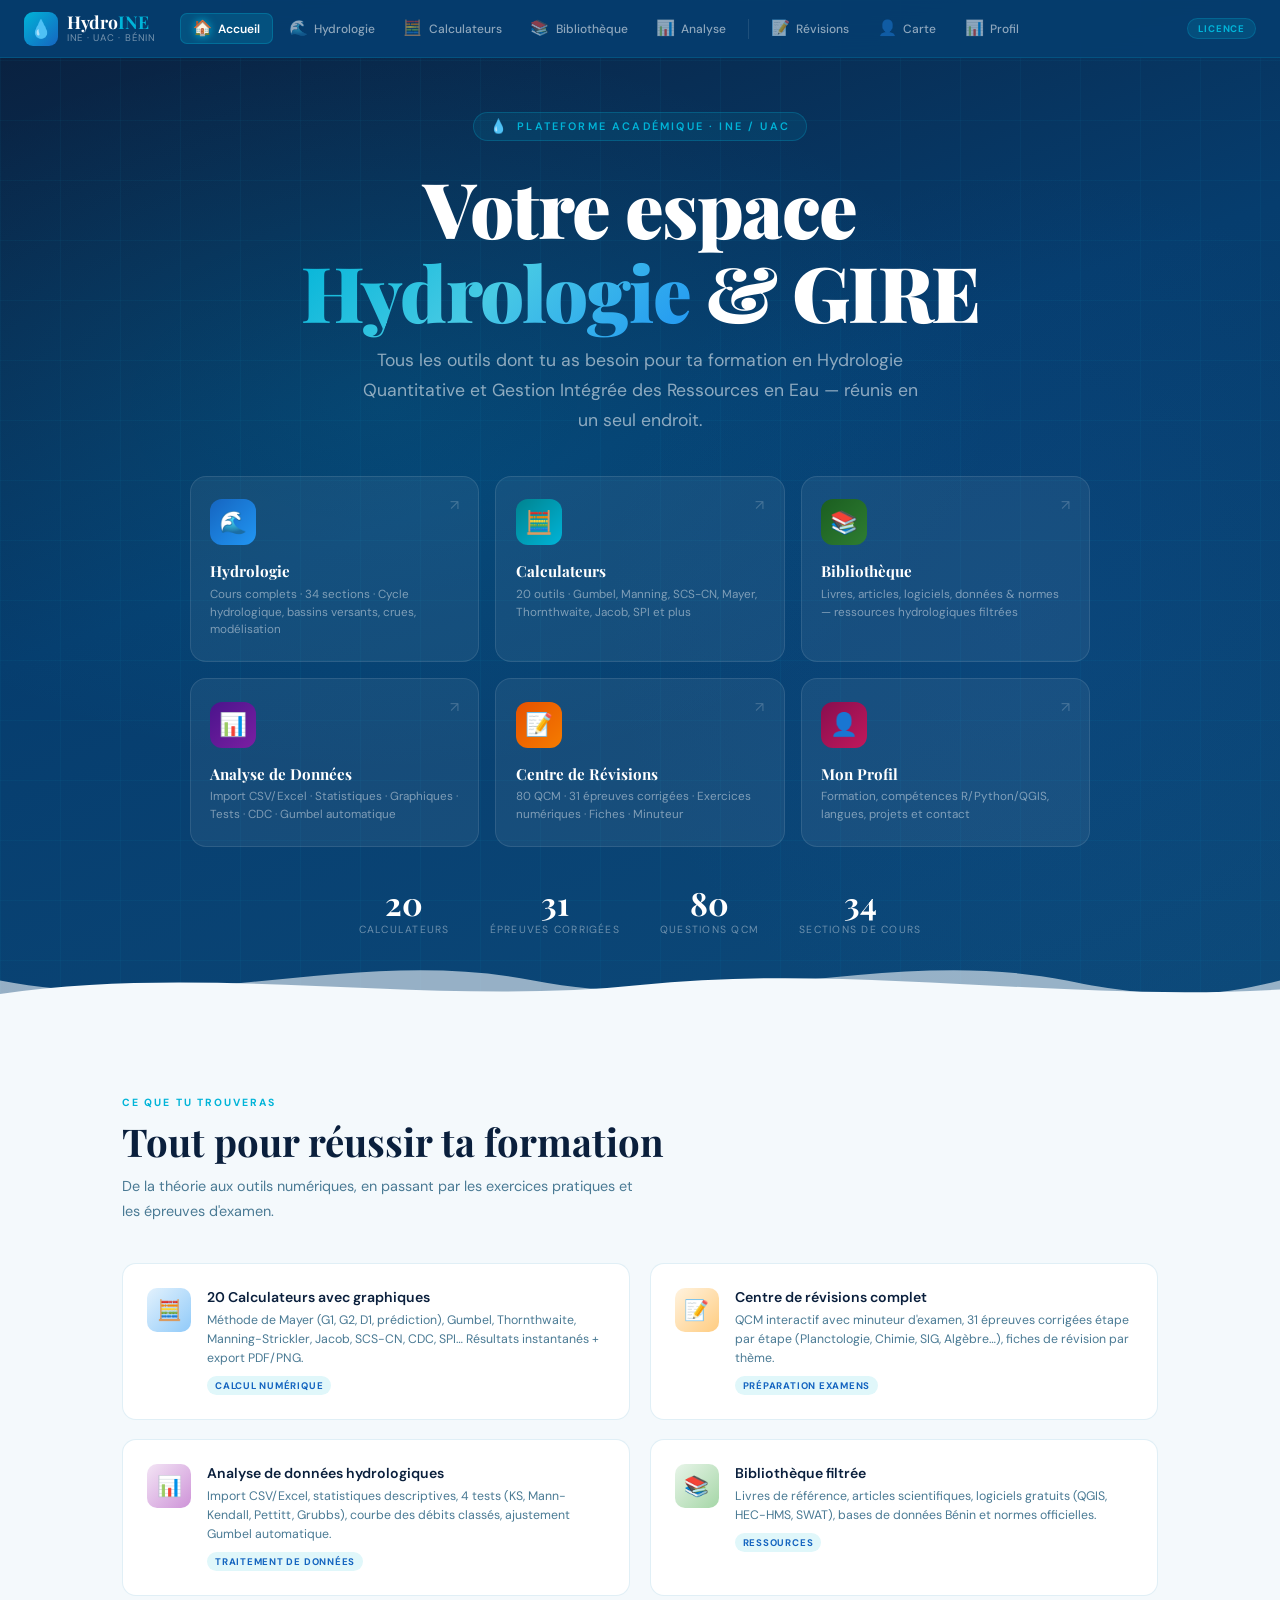
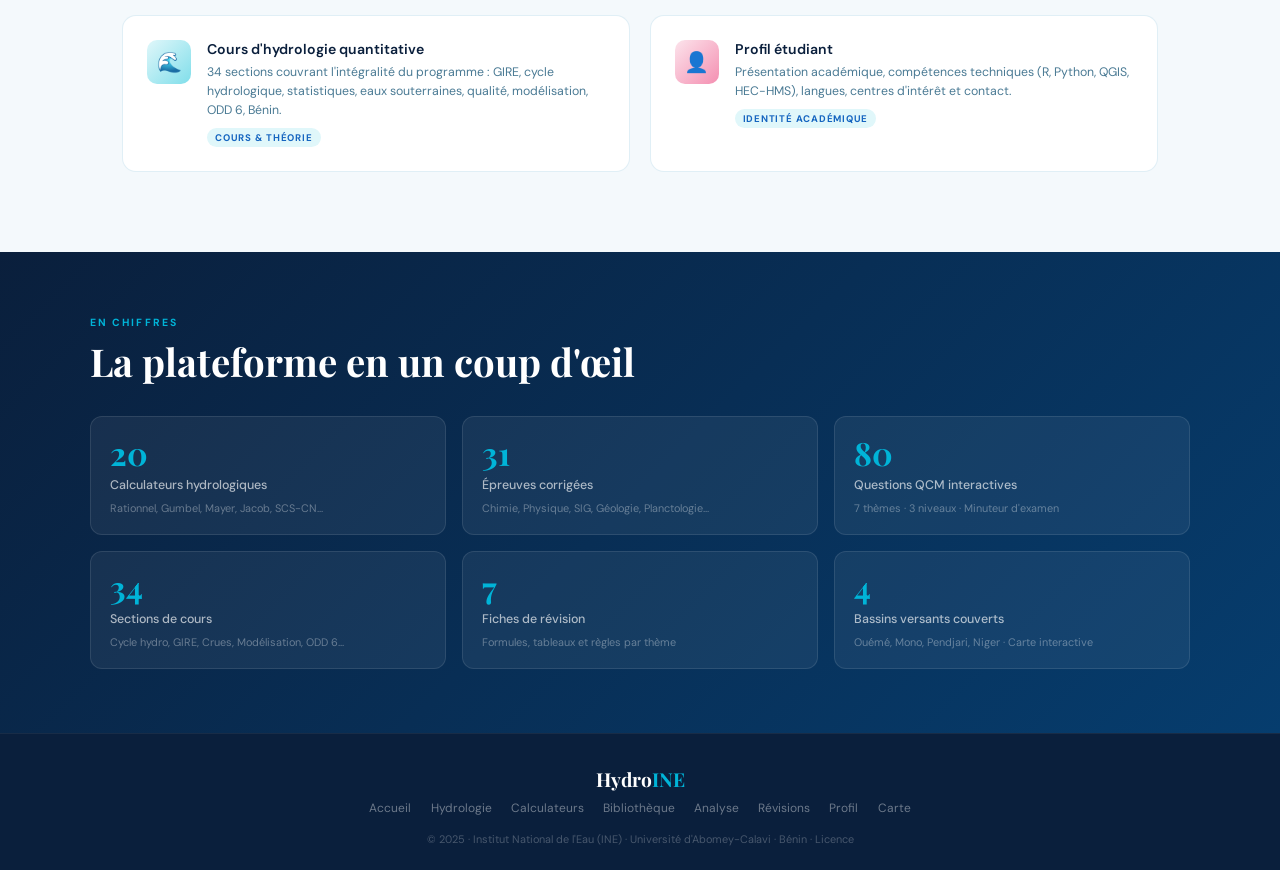
<file: index.html>
<!DOCTYPE html>
<html lang="fr">
<head>
  <meta charset="UTF-8">
  <meta name="viewport" content="width=device-width, initial-scale=1.0">
  <title>Hydrologie Quantitative</title>

  <meta name="google-site-verification" content="g0jMiD-uIO5f2tpQgSa_2If7hG710a3QGonVgOqNAgA" />
  
  <meta name="description" content="Hydrologie Quantitative" />

  <link rel="icon" href="data:image/svg+xml,<svg xmlns='http://www.w3.org/2000/svg' viewBox='0 0 100 100'><rect width='100' height='100' rx='22' fill='%230a1f3c'/><text y='.88em' font-size='68' x='12'>💧</text></svg>"/>
<style>
@import url('https://fonts.googleapis.com/css2?family=Playfair+Display:wght@700;900&family=DM+Sans:wght@300;400;500;600&display=swap');

:root{
  --ink:#0a1f3c;
  --blue:#1565c0;
  --sky:#2196f3;
  --wave:#00b4d8;
  --foam:#e0f7fa;
  --deep:#063d6e;
  --white:#fff;
  --off:#f4f9fc;
  --g300:#a8c8d8;
  --g500:#4a7a94;
  --g700:#1e4d6b;
}

*,*::before,*::after{box-sizing:border-box;margin:0;padding:0}
html{scroll-behavior:smooth}
body{
  font-family:'DM Sans','Segoe UI',sans-serif;
  background:var(--off);
  color:var(--g700);
  overflow-x:hidden;
}

.site-nav{
  position:fixed;top:0;left:0;right:0;z-index:999;
  height:58px;
  background:rgba(6,61,110,.96);
  backdrop-filter:blur(20px);
  border-bottom:1px solid rgba(0,180,216,.18);
  display:flex;align-items:center;
  padding:0 1.5rem;
  gap:0;
}
.nav-logo{
  display:flex;align-items:center;gap:.55rem;
  text-decoration:none;margin-right:1.5rem;flex-shrink:0;
}
.nav-logo-icon{
  width:34px;height:34px;border-radius:9px;
  background:linear-gradient(135deg,var(--wave),var(--blue));
  display:flex;align-items:center;justify-content:center;
  font-size:1.1rem;flex-shrink:0;
}
.nav-logo-text{
  font-family:'Playfair Display',Georgia,serif;
  font-size:1.1rem;font-weight:700;color:#fff;
  letter-spacing:-.01em;line-height:1;
}
.nav-logo-text span{color:var(--wave)}
.nav-logo-sub{font-size:.6rem;color:rgba(255,255,255,.45);display:block;font-family:'DM Sans',sans-serif;font-weight:400;letter-spacing:.08em;text-transform:uppercase}

.nav-links{
  display:flex;align-items:center;gap:.15rem;
  flex:1;overflow-x:auto;
  scrollbar-width:none;
}
.nav-links::-webkit-scrollbar{display:none}

.nav-link{
  display:flex;align-items:center;gap:.4rem;
  padding:.4rem .75rem;border-radius:7px;
  font-size:.75rem;font-weight:500;
  color:rgba(255,255,255,.55);
  text-decoration:none;
  transition:all .18s;
  white-space:nowrap;flex-shrink:0;
  border:1px solid transparent;
}
.nav-link .nl-icon{font-size:.95rem;line-height:1}
.nav-link:hover{
  color:#fff;
  background:rgba(255,255,255,.08);
}
.nav-link.active{
  color:#fff;
  background:rgba(0,180,216,.18);
  border-color:rgba(0,180,216,.3);
  font-weight:600;
}
.nav-link.active .nl-icon{filter:drop-shadow(0 0 4px var(--wave))}

.nav-sep{width:1px;height:20px;background:rgba(255,255,255,.1);margin:0 .4rem;flex-shrink:0}

.nav-right{display:flex;align-items:center;gap:.6rem;margin-left:.8rem;flex-shrink:0}
.nav-badge{
  font-size:.6rem;font-weight:700;letter-spacing:.1em;text-transform:uppercase;
  background:rgba(0,180,216,.15);color:var(--wave);
  border:1px solid rgba(0,180,216,.25);
  padding:.2rem .6rem;border-radius:100px;white-space:nowrap;
}

.hero{
  min-height:100vh;
  background:
    radial-gradient(ellipse 80% 60% at 30% 40%,rgba(0,180,216,.12) 0%,transparent 60%),
    radial-gradient(ellipse 60% 80% at 80% 60%,rgba(21,101,192,.1) 0%,transparent 55%),
    linear-gradient(160deg,var(--ink) 0%,var(--deep) 45%,#0d4a7a 100%);
  display:flex;flex-direction:column;
  position:relative;overflow:hidden;
}

.hero::before{
  content:'';position:absolute;inset:0;
  background-image:
    linear-gradient(rgba(0,180,216,.05) 1px,transparent 1px),
    linear-gradient(90deg,rgba(0,180,216,.05) 1px,transparent 1px);
  background-size:60px 60px;
  animation:gridDrift 20s linear infinite;
}
@keyframes gridDrift{
  0%{background-position:0 0}
  100%{background-position:60px 60px}
}

/* Vagues décoratives */
.wave-decor{
  position:absolute;bottom:0;left:0;width:100%;z-index:1;
  line-height:0;
}

.hero-content{
  position:relative;z-index:2;
  flex:1;display:flex;flex-direction:column;
  justify-content:center;align-items:center;
  text-align:center;
  padding:7rem 2rem 5rem;
}

.hero-eyebrow{
  display:inline-flex;align-items:center;gap:.5rem;
  font-size:.68rem;font-weight:600;letter-spacing:.2em;text-transform:uppercase;
  color:var(--wave);background:rgba(0,180,216,.1);
  border:1px solid rgba(0,180,216,.25);border-radius:100px;
  padding:.3rem 1rem;margin-bottom:1.5rem;
  animation:fadeUp .6s ease both;
}
.hero-eyebrow::before{content:'💧';font-size:.85rem}

.hero-title{
  font-family:'Playfair Display',Georgia,serif;
  font-size:clamp(2.5rem,6vw,5rem);
  font-weight:900;color:#fff;
  line-height:1.1;letter-spacing:-.02em;
  margin-bottom:.8rem;
  animation:fadeUp .7s .1s ease both;
}
.hero-title em{
  font-style:normal;
  background:linear-gradient(135deg,var(--wave),#48cae4,var(--sky));
  -webkit-background-clip:text;-webkit-text-fill-color:transparent;
  background-clip:text;
}

.hero-sub{
  font-size:clamp(.9rem,2vw,1.1rem);
  color:rgba(255,255,255,.55);
  max-width:560px;line-height:1.7;
  margin-bottom:2.5rem;
  animation:fadeUp .7s .2s ease both;
}

/* Cards de navigation hero */
.hero-nav-grid{
  display:grid;
  grid-template-columns:repeat(3,1fr);
  gap:1rem;max-width:900px;width:100%;
  animation:fadeUp .7s .3s ease both;
}
.hn-card{
  background:rgba(255,255,255,.06);
  border:1px solid rgba(255,255,255,.1);
  border-radius:16px;
  padding:1.4rem 1.2rem;
  text-decoration:none;
  transition:all .25s;
  text-align:left;
  position:relative;overflow:hidden;
  cursor:pointer;
  display:block;
}
.hn-card::before{
  content:'';position:absolute;inset:0;border-radius:16px;
  background:linear-gradient(135deg,rgba(0,180,216,.0),rgba(0,180,216,.12));
  opacity:0;transition:opacity .25s;
}
.hn-card:hover{
  transform:translateY(-4px);
  border-color:rgba(0,180,216,.4);
  box-shadow:0 16px 40px rgba(0,0,0,.3),0 0 0 1px rgba(0,180,216,.2);
}
.hn-card:hover::before{opacity:1}

.hn-icon{
  width:46px;height:46px;border-radius:12px;
  display:flex;align-items:center;justify-content:center;
  font-size:1.4rem;margin-bottom:1rem;
  flex-shrink:0;position:relative;z-index:1;
}
.hn-title{
  font-family:'Playfair Display',serif;
  font-size:.95rem;font-weight:700;color:#fff;
  margin-bottom:.3rem;position:relative;z-index:1;
}
.hn-desc{
  font-size:.73rem;color:rgba(255,255,255,.45);
  line-height:1.5;position:relative;z-index:1;
}
.hn-arrow{
  position:absolute;top:1.2rem;right:1.2rem;
  color:rgba(255,255,255,.2);font-size:.9rem;
  transition:all .2s;z-index:1;
}
.hn-card:hover .hn-arrow{color:var(--wave);transform:translate(3px,-3px)}

/* Couleurs des icônes */
.hn-c1{background:linear-gradient(135deg,#1565c0,#2196f3)}
.hn-c2{background:linear-gradient(135deg,#00838f,#00b4d8)}
.hn-c3{background:linear-gradient(135deg,#1b5e20,#2e7d32)}
.hn-c4{background:linear-gradient(135deg,#4a148c,#7b1fa2)}
.hn-c5{background:linear-gradient(135deg,#e65100,#f57c00)}
.hn-c6{background:linear-gradient(135deg,#880e4f,#c2185b)}

/* Compteurs hero */
.hero-stats{
  display:flex;gap:2.5rem;justify-content:center;
  margin-top:2.5rem;flex-wrap:wrap;
  animation:fadeUp .7s .45s ease both;
}
.hs-item{text-align:center}
.hs-val{
  font-family:'Playfair Display',serif;
  font-size:2rem;font-weight:700;color:#fff;
  line-height:1;display:block;
}
.hs-lbl{font-size:.65rem;color:rgba(255,255,255,.4);text-transform:uppercase;letter-spacing:.12em;display:block;margin-top:.25rem}

@keyframes fadeUp{
  from{opacity:0;transform:translateY(20px)}
  to{opacity:1;transform:translateY(0)}
}

.section{padding:5rem 2rem;max-width:1100px;margin:0 auto}
.section-label{
  font-size:.65rem;font-weight:700;letter-spacing:.2em;text-transform:uppercase;
  color:var(--wave);display:block;margin-bottom:.6rem;
}
.section-title{
  font-family:'Playfair Display',serif;
  font-size:clamp(1.6rem,3vw,2.4rem);font-weight:700;
  color:var(--ink);line-height:1.2;margin-bottom:.6rem;
}
.section-sub{font-size:.9rem;color:var(--g500);line-height:1.7;max-width:520px}

/* Grille des fonctionnalités */
.features-grid{
  display:grid;
  grid-template-columns:repeat(2,1fr);
  gap:1.2rem;margin-top:2.5rem;
}
.feat-card{
  background:var(--white);
  border:1px solid rgba(0,120,180,.12);
  border-radius:14px;
  padding:1.5rem;
  display:flex;gap:1rem;align-items:flex-start;
  transition:all .2s;
  text-decoration:none;
  color:inherit;
}
.feat-card:hover{
  transform:translateY(-2px);
  box-shadow:0 8px 28px rgba(0,100,160,.1);
  border-color:rgba(0,180,216,.35);
}
.feat-icon{
  width:44px;height:44px;border-radius:10px;
  display:flex;align-items:center;justify-content:center;
  font-size:1.25rem;flex-shrink:0;
}
.feat-body{}
.feat-title{font-weight:600;font-size:.88rem;color:var(--ink);margin-bottom:.3rem}
.feat-desc{font-size:.77rem;color:var(--g500);line-height:1.55}
.feat-tag{
  display:inline-block;font-size:.6rem;font-weight:700;
  letter-spacing:.08em;text-transform:uppercase;
  background:var(--foam);color:var(--blue);
  border-radius:100px;padding:.18rem .5rem;margin-top:.5rem;
}

.activity-section{
  background:linear-gradient(135deg,var(--ink),var(--deep));
  padding:4rem 2rem;
}
.activity-inner{max-width:1100px;margin:0 auto}
.activity-grid{
  display:grid;grid-template-columns:repeat(3,1fr);gap:1rem;margin-top:2rem;
}
.act-card{
  background:rgba(255,255,255,.06);border:1px solid rgba(255,255,255,.1);
  border-radius:12px;padding:1.2rem;
  display:flex;flex-direction:column;gap:.5rem;
  transition:all .2s;text-decoration:none;
}
.act-card:hover{background:rgba(255,255,255,.1);border-color:rgba(0,180,216,.3)}
.act-num{font-family:'Playfair Display',serif;font-size:2rem;font-weight:700;color:var(--wave);line-height:1}
.act-lbl{font-size:.78rem;color:rgba(255,255,255,.65);font-weight:500}
.act-sub{font-size:.68rem;color:rgba(255,255,255,.35)}

footer{
  background:var(--ink);
  border-top:1px solid rgba(255,255,255,.06);
  padding:2rem 2rem 1.5rem;
  text-align:center;
}
.footer-logo{
  font-family:'Playfair Display',serif;
  font-size:1.2rem;font-weight:700;color:#fff;margin-bottom:.5rem;
}
.footer-logo span{color:var(--wave)}
.footer-links{
  display:flex;gap:1.2rem;justify-content:center;flex-wrap:wrap;margin-bottom:1rem;
}
.footer-links a{font-size:.75rem;color:rgba(255,255,255,.4);text-decoration:none;transition:color .15s}
.footer-links a:hover{color:var(--wave)}
.footer-copy{font-size:.68rem;color:rgba(255,255,255,.25)}

@media(max-width:800px){
  .hero-nav-grid{grid-template-columns:1fr 1fr}
  .features-grid{grid-template-columns:1fr}
  .activity-grid{grid-template-columns:1fr 1fr}
  .hero-stats{gap:1.5rem}
}
@media(max-width:520px){
  .hero-nav-grid{grid-template-columns:1fr}
  .activity-grid{grid-template-columns:1fr}
  .nav-badge{display:none}
  .nav-sep{display:none}
}
</style>
</head>
<body>
<nav class="site-nav">
  <a href="index.html" class="nav-logo">
    <div class="nav-logo-icon">💧</div>
    <div>
      <div class="nav-logo-text">Hydro<span>INE</span></div>
      <span class="nav-logo-sub">INE · UAC · Bénin</span>
    </div>
  </a>

  <div class="nav-links">
    <a href="index.html" class="nav-link active">
      <span class="nl-icon">🏠</span> Accueil
    </a>
    <a href="hydrologie.html" class="nav-link">
      <span class="nl-icon">🌊</span> Hydrologie
    </a>
    <a href="calculator.html" class="nav-link">
      <span class="nl-icon">🧮</span> Calculateurs
    </a>
    <a href="BiblioHydro.html" class="nav-link">
      <span class="nl-icon">📚</span> Bibliothèque
    </a>
    <a href="analyse.html" class="nav-link">
      <span class="nl-icon">📊</span> Analyse
    </a>
    <div class="nav-sep"></div>
    <a href="revisions.html" class="nav-link">
      <span class="nl-icon">📝</span> Révisions
    </a>
    <a href="carte.html" class="nav-link">
      <span class="nl-icon">👤</span> Carte
    </a>
    <a href="profil.html" class="nav-link">
      <span class="nl-icon">📊</span> Profil
    </a>
  </div>

  <div class="nav-right">
    <span class="nav-badge">Licence </span>
  </div>
</nav>

<!-- ══════════════════════════════════
     HERO
══════════════════════════════════ -->
<section class="hero">
  <div class="hero-content">
    <div class="hero-eyebrow">Plateforme académique · INE / UAC</div>

    <h1 class="hero-title">
      Votre espace<br><em>Hydrologie</em> &amp; GIRE
    </h1>

    <p class="hero-sub">
      Tous les outils dont tu as besoin pour ta formation en Hydrologie Quantitative et Gestion Intégrée des Ressources en Eau — réunis en un seul endroit.
    </p>

    <div class="hero-nav-grid">
      <a href="hydrologie.html" class="hn-card">
        <div class="hn-icon hn-c1">🌊</div>
        <div class="hn-title">Hydrologie</div>
        <div class="hn-desc">Cours complets · 34 sections · Cycle hydrologique, bassins versants, crues, modélisation</div>
        <span class="hn-arrow">↗</span>
      </a>
      <a href="calculator.html" class="hn-card">
        <div class="hn-icon hn-c2">🧮</div>
        <div class="hn-title">Calculateurs</div>
        <div class="hn-desc">20 outils · Gumbel, Manning, SCS-CN, Mayer, Thornthwaite, Jacob, SPI et plus</div>
        <span class="hn-arrow">↗</span>
      </a>
      <a href="BiblioHydro.html" class="hn-card">
        <div class="hn-icon hn-c3">📚</div>
        <div class="hn-title">Bibliothèque</div>
        <div class="hn-desc">Livres, articles, logiciels, données & normes — ressources hydrologiques filtrées</div>
        <span class="hn-arrow">↗</span>
      </a>
      <a href="analyse.html" class="hn-card">
        <div class="hn-icon hn-c4">📊</div>
        <div class="hn-title">Analyse de Données</div>
        <div class="hn-desc">Import CSV/Excel · Statistiques · Graphiques · Tests · CDC · Gumbel automatique</div>
        <span class="hn-arrow">↗</span>
      </a>
      <a href="revisions.html" class="hn-card">
        <div class="hn-icon hn-c5">📝</div>
        <div class="hn-title">Centre de Révisions</div>
        <div class="hn-desc">80 QCM · 31 épreuves corrigées · Exercices numériques · Fiches · Minuteur</div>
        <span class="hn-arrow">↗</span>
      </a>
      <a href="profil.html" class="hn-card">
        <div class="hn-icon hn-c6">👤</div>
        <div class="hn-title">Mon Profil</div>
        <div class="hn-desc">Formation, compétences R/Python/QGIS, langues, projets et contact</div>
        <span class="hn-arrow">↗</span>
      </a>
    </div>

    <!-- Statistiques -->
    <div class="hero-stats">
      <div class="hs-item">
        <span class="hs-val">20</span>
        <span class="hs-lbl">Calculateurs</span>
      </div>
      <div class="hs-item">
        <span class="hs-val">31</span>
        <span class="hs-lbl">Épreuves corrigées</span>
      </div>
      <div class="hs-item">
        <span class="hs-val">80</span>
        <span class="hs-lbl">Questions QCM</span>
      </div>
      <div class="hs-item">
        <span class="hs-val">34</span>
        <span class="hs-lbl">Sections de cours</span>
      </div>
    </div>
  </div>

  <div class="wave-decor">
    <svg viewBox="0 0 1440 80" preserveAspectRatio="none" xmlns="http://www.w3.org/2000/svg">
      <path d="M0,40 C200,80 400,0 600,40 C800,80 1000,0 1200,40 C1320,65 1380,55 1440,40 L1440,80 L0,80 Z" fill="#f4f9fc" opacity=".6"/>
      <path d="M0,55 C240,20 480,70 720,45 C960,20 1200,65 1440,50 L1440,80 L0,80 Z" fill="#f4f9fc"/>
    </svg>
  </div>
</section>

<!-- ══════════════════════════════════
     SECTION FONCTIONNALITÉS
══════════════════════════════════ -->
<section>
  <div class="section">
    <span class="section-label">Ce que tu trouveras</span>
    <h2 class="section-title">Tout pour réussir ta formation</h2>
    <p class="section-sub">De la théorie aux outils numériques, en passant par les exercices pratiques et les épreuves d'examen.</p>

    <div class="features-grid">
      <a href="calculator.html" class="feat-card">
        <div class="feat-icon" style="background:linear-gradient(135deg,#e3f2fd,#90caf9)">🧮</div>
        <div class="feat-body">
          <div class="feat-title">20 Calculateurs avec graphiques</div>
          <div class="feat-desc">Méthode de Mayer (G1, G2, D1, prédiction), Gumbel, Thornthwaite, Manning-Strickler, Jacob, SCS-CN, CDC, SPI… Résultats instantanés + export PDF/PNG.</div>
          <span class="feat-tag">Calcul numérique</span>
        </div>
      </a>
      <a href="revisions.html" class="feat-card">
        <div class="feat-icon" style="background:linear-gradient(135deg,#fff3e0,#ffcc80)">📝</div>
        <div class="feat-body">
          <div class="feat-title">Centre de révisions complet</div>
          <div class="feat-desc">QCM interactif avec minuteur d'examen, 31 épreuves corrigées étape par étape (Planctologie, Chimie, SIG, Algèbre…), fiches de révision par thème.</div>
          <span class="feat-tag">Préparation examens</span>
        </div>
      </a>
      <a href="analyse.html" class="feat-card">
        <div class="feat-icon" style="background:linear-gradient(135deg,#f3e5f5,#ce93d8)">📊</div>
        <div class="feat-body">
          <div class="feat-title">Analyse de données hydrologiques</div>
          <div class="feat-desc">Import CSV/Excel, statistiques descriptives, 4 tests (KS, Mann-Kendall, Pettitt, Grubbs), courbe des débits classés, ajustement Gumbel automatique.</div>
          <span class="feat-tag">Traitement de données</span>
        </div>
      </a>
      <a href="BiblioHydro.html" class="feat-card">
        <div class="feat-icon" style="background:linear-gradient(135deg,#e8f5e9,#a5d6a7)">📚</div>
        <div class="feat-body">
          <div class="feat-title">Bibliothèque filtrée</div>
          <div class="feat-desc">Livres de référence, articles scientifiques, logiciels gratuits (QGIS, HEC-HMS, SWAT), bases de données Bénin et normes officielles.</div>
          <span class="feat-tag">Ressources</span>
        </div>
      </a>
      <a href="index.html" class="feat-card">
        <div class="feat-icon" style="background:linear-gradient(135deg,#e0f7fa,#80deea)">🌊</div>
        <div class="feat-body">
          <div class="feat-title">Cours d'hydrologie quantitative</div>
          <div class="feat-desc">34 sections couvrant l'intégralité du programme : GIRE, cycle hydrologique, statistiques, eaux souterraines, qualité, modélisation, ODD 6, Bénin.</div>
          <span class="feat-tag">Cours & théorie</span>
        </div>
      </a>
      <a href="profil.html" class="feat-card">
        <div class="feat-icon" style="background:linear-gradient(135deg,#fce4ec,#f48fb1)">👤</div>
        <div class="feat-body">
          <div class="feat-title">Profil étudiant</div>
          <div class="feat-desc">Présentation académique, compétences techniques (R, Python, QGIS, HEC-HMS), langues, centres d'intérêt et contact.</div>
          <span class="feat-tag">Identité académique</span>
        </div>
      </a>
    </div>
  </div>
</section>

<!-- ══════════════════════════════════
     SECTION CHIFFRES
══════════════════════════════════ -->
<div class="activity-section">
  <div class="activity-inner">
    <span class="section-label" style="color:var(--wave)">En chiffres</span>
    <h2 class="section-title" style="color:#fff">La plateforme en un coup d'œil</h2>
    <div class="activity-grid">
      <div class="act-card">
        <span class="act-num">20</span>
        <span class="act-lbl">Calculateurs hydrologiques</span>
        <span class="act-sub">Rationnel, Gumbel, Mayer, Jacob, SCS-CN…</span>
      </div>
      <div class="act-card">
        <span class="act-num">31</span>
        <span class="act-lbl">Épreuves corrigées</span>
        <span class="act-sub">Chimie, Physique, SIG, Géologie, Planctologie…</span>
      </div>
      <div class="act-card">
        <span class="act-num">80</span>
        <span class="act-lbl">Questions QCM interactives</span>
        <span class="act-sub">7 thèmes · 3 niveaux · Minuteur d'examen</span>
      </div>
      <div class="act-card">
        <span class="act-num">34</span>
        <span class="act-lbl">Sections de cours</span>
        <span class="act-sub">Cycle hydro, GIRE, Crues, Modélisation, ODD 6…</span>
      </div>
      <div class="act-card">
        <span class="act-num">7</span>
        <span class="act-lbl">Fiches de révision</span>
        <span class="act-sub">Formules, tableaux et règles par thème</span>
      </div>
      <div class="act-card">
        <span class="act-num">4</span>
        <span class="act-lbl">Bassins versants couverts</span>
        <span class="act-sub">Ouémé, Mono, Pendjari, Niger · Carte interactive</span>
      </div>
    </div>
  </div>
</div>

<footer>
  <div class="footer-logo">Hydro<span>INE</span></div>
  <div class="footer-links">
    <a href="index.html">Accueil</a>
    <a href="hydrologie.html">Hydrologie</a>
    <a href="calculator.html">Calculateurs</a>
    <a href="bibliotheque.html">Bibliothèque</a>
    <a href="analyse.html">Analyse</a>
    <a href="révisions.html">Révisions</a>
    <a href="profil.html">Profil</a>
    <a href="carte.html">Carte</a>
  </div>
  <div class="footer-copy">© 2025 · Institut National de l'Eau (INE) · Université d'Abomey-Calavi · Bénin · Licence</div>
</footer>

<script>
// Marquer le lien actif selon la page courante
(function(){
  const page = location.pathname.split('/').pop() || 'accueil.html';
  document.querySelectorAll('.nav-link').forEach(a=>{
    const href = a.getAttribute('href');
    if(href === page) a.classList.add('active');
    else a.classList.remove('active');
  });
})();
</script>
</body>
</html>
</file>
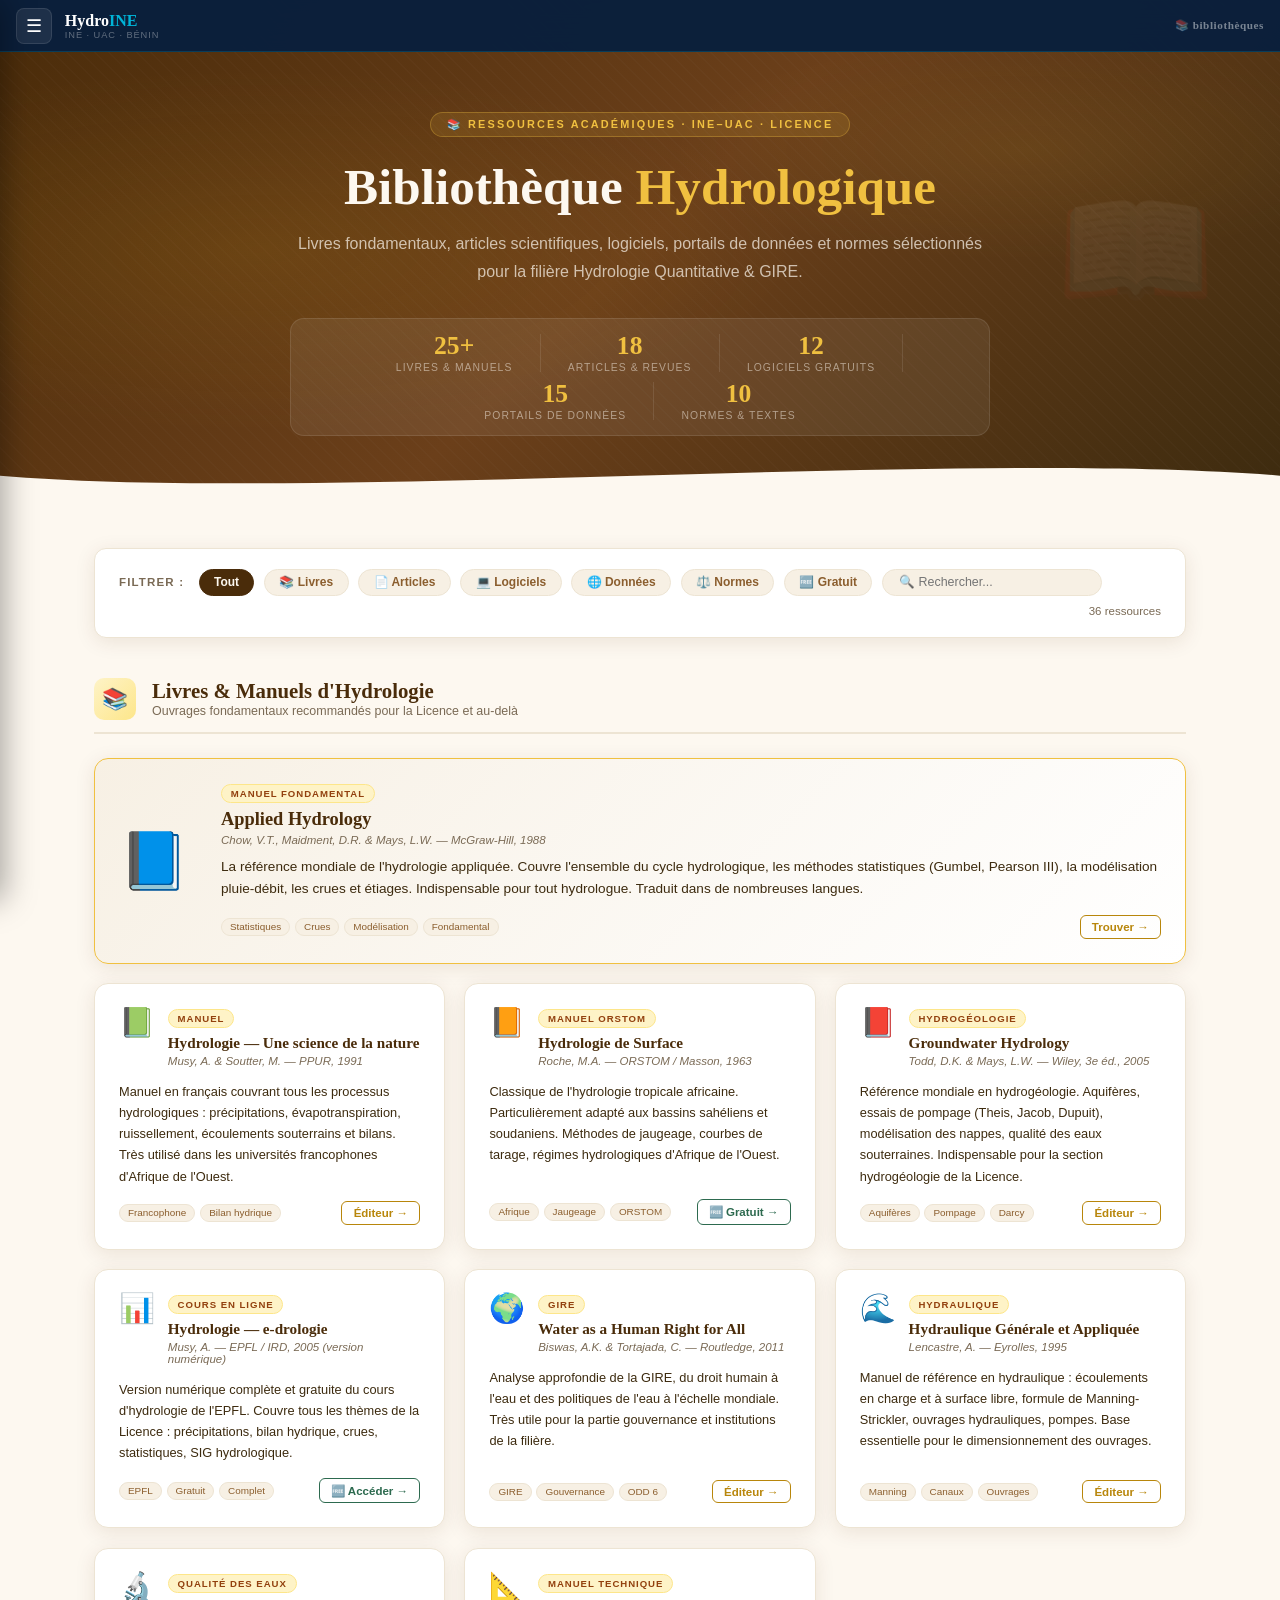
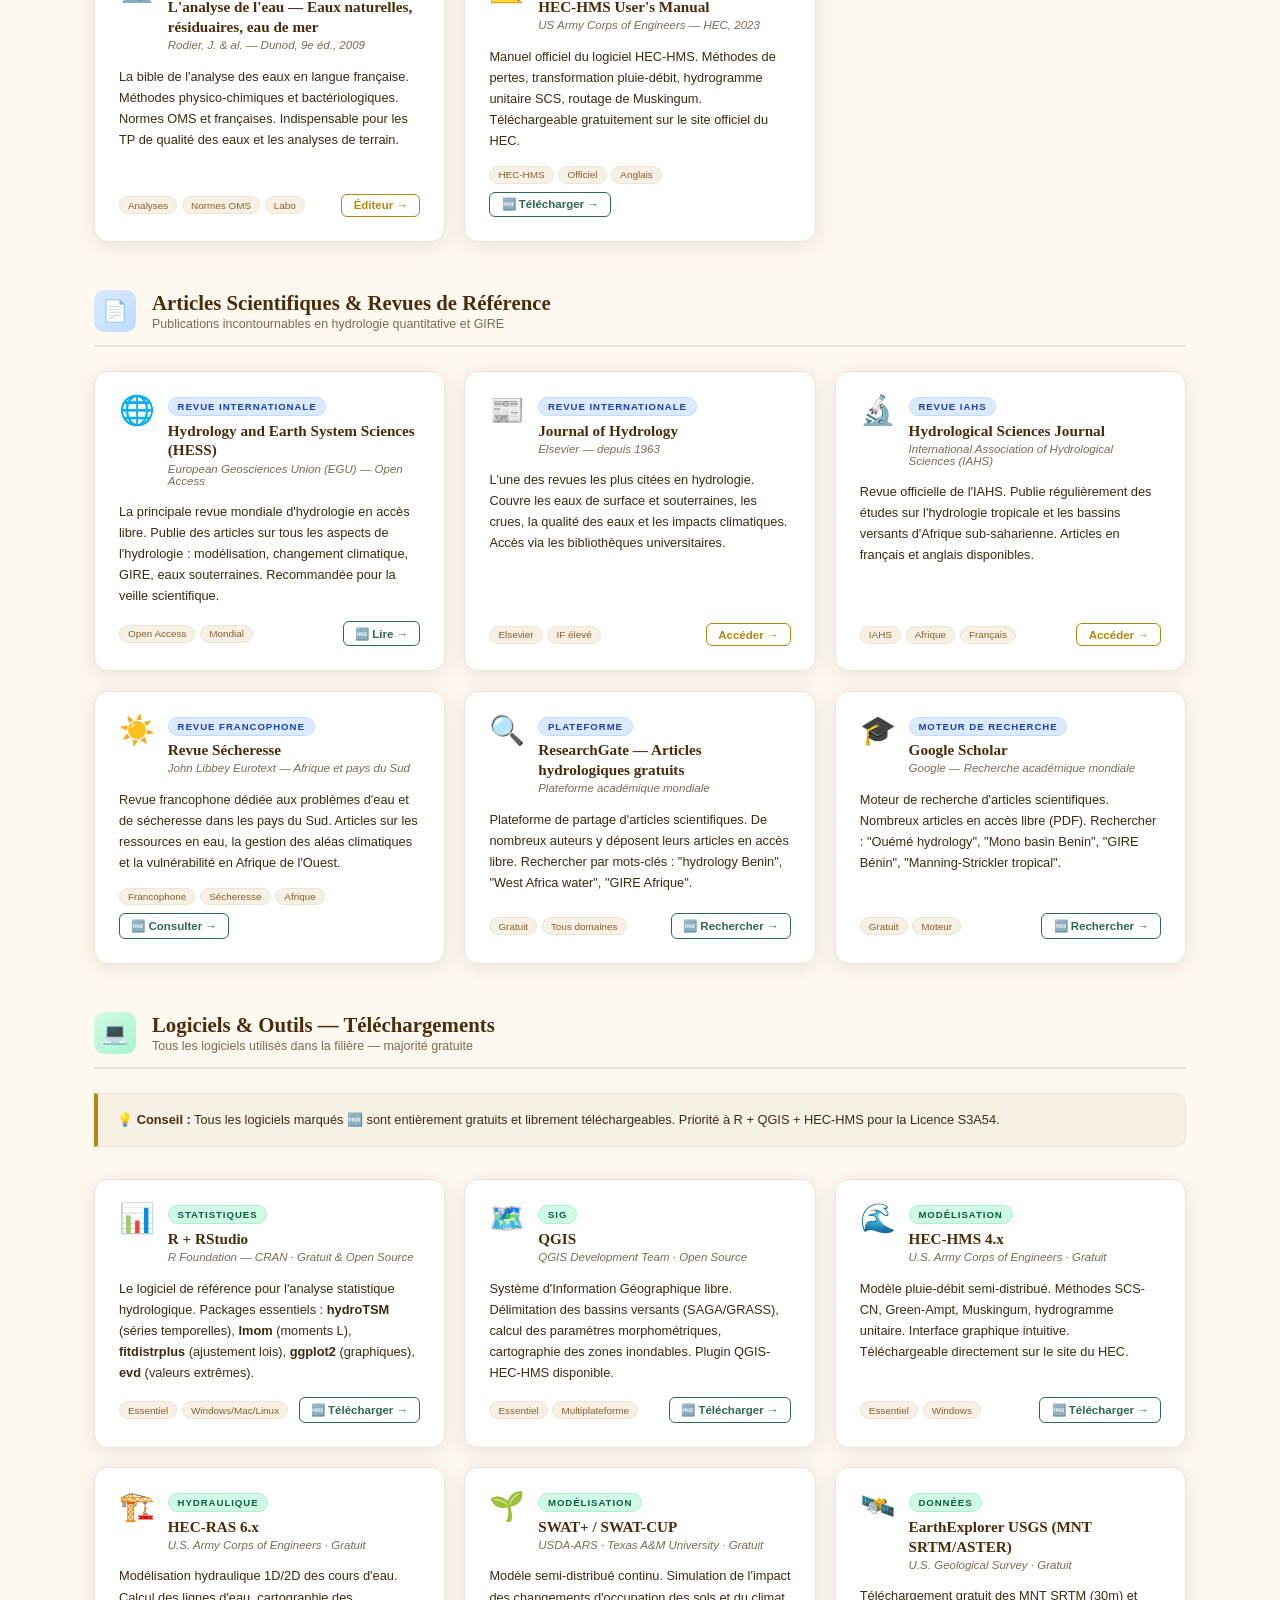
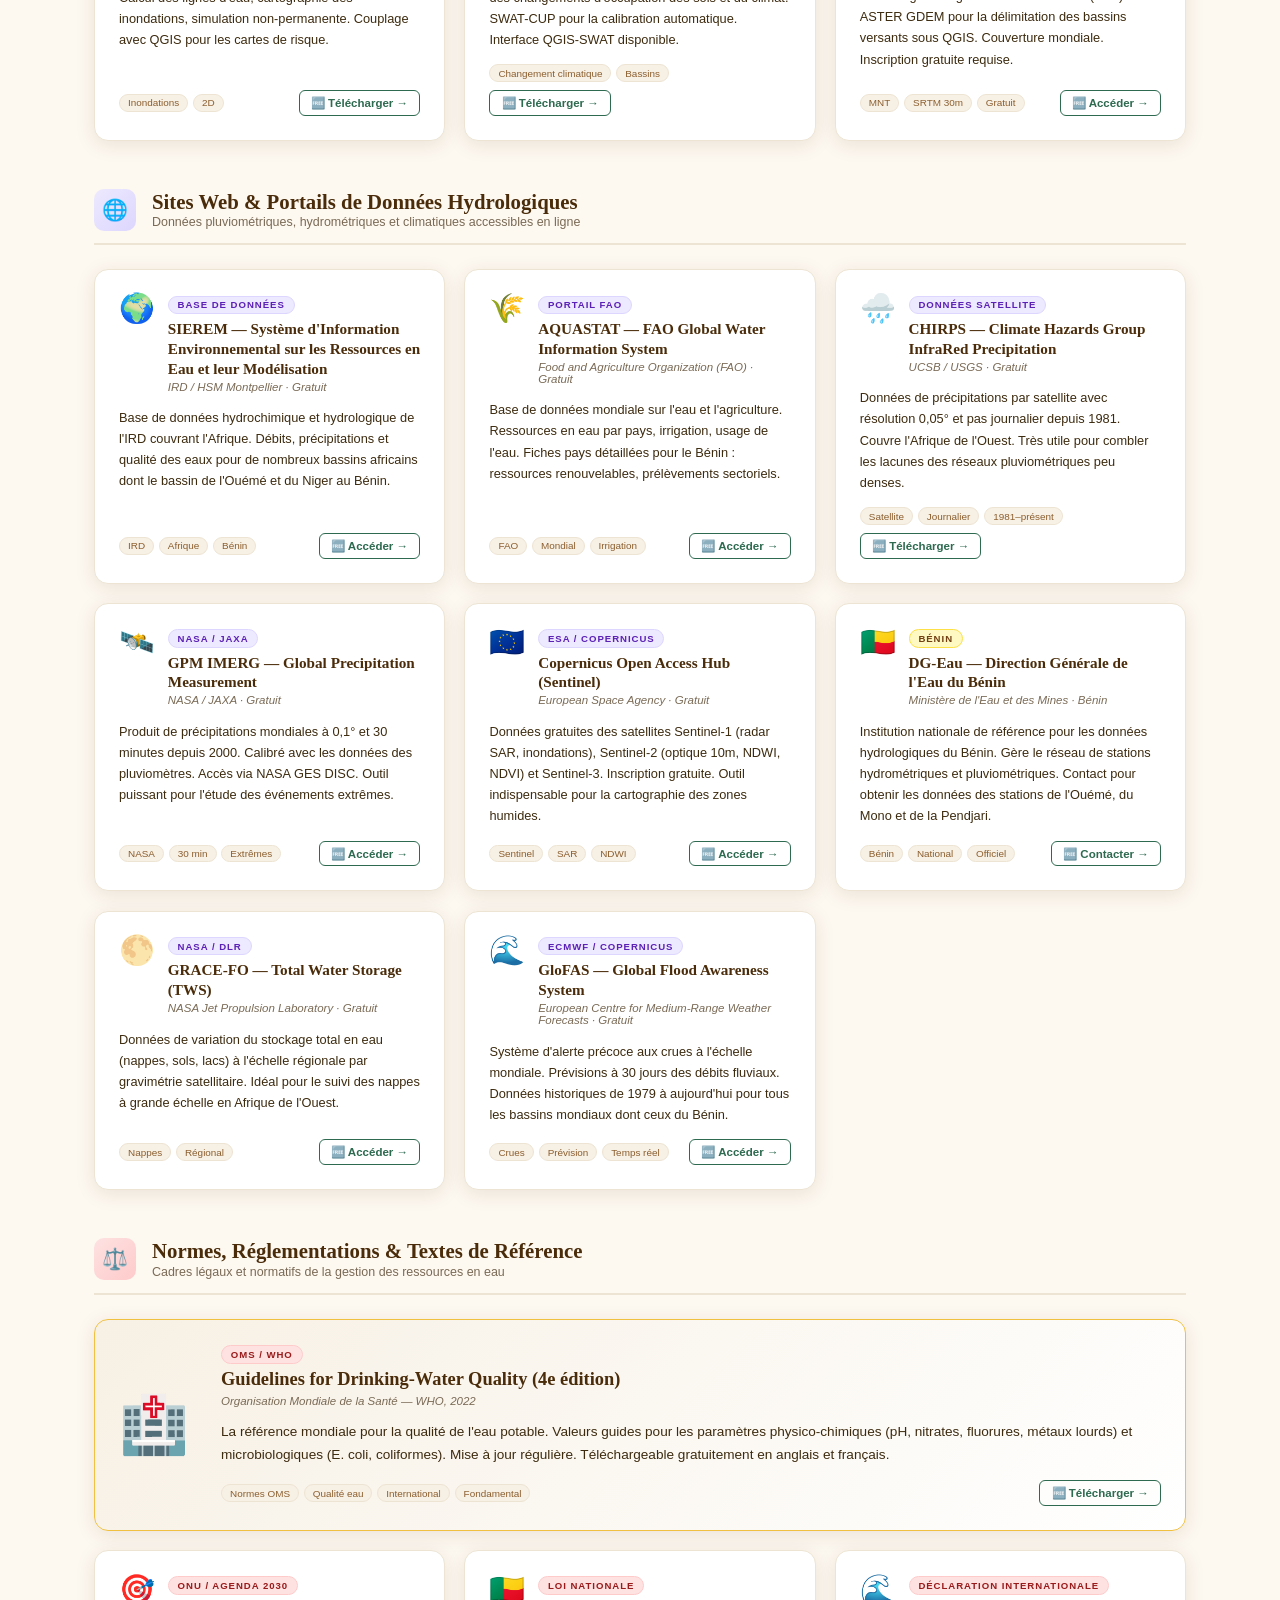
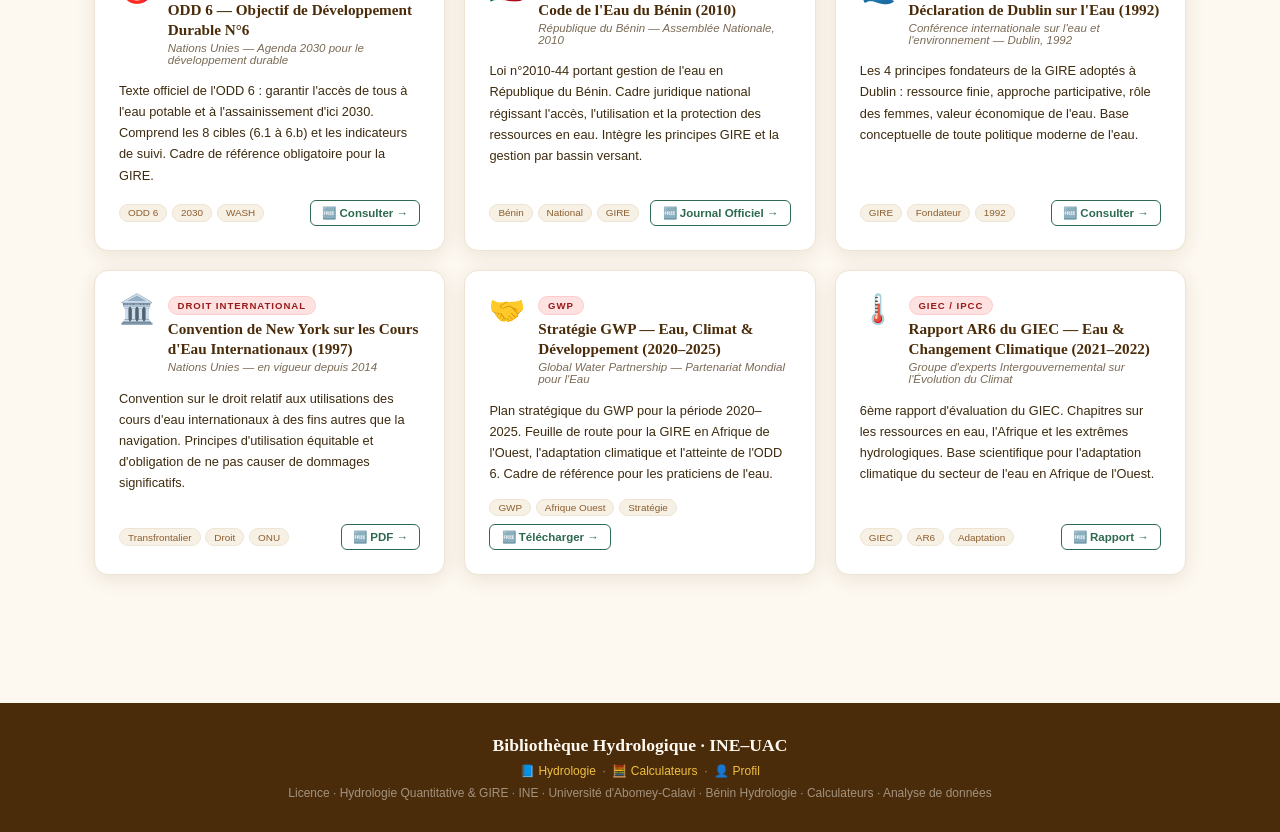
<file: BiblioHydro.html>
<!DOCTYPE html>
<html lang="fr">
<head>
<meta charset="UTF-8"/>
<meta name="viewport" content="width=device-width,initial-scale=1.0"/>
<title>Bibliothèque Hydrologique — INE/UAC</title>
<meta name="description" content="Ressources hydrologiques : livres, articles, logiciels, portails de données et normes pour la filière Hydrologie Quantitative & GIRE — INE, UAC, Bénin."/>
<link rel="icon" href="data:image/svg+xml,<svg xmlns='http://www.w3.org/2000/svg' viewBox='0 0 100 100'><rect width='100' height='100' rx='18' fill='%23704214'/><text y='.9em' font-size='72' x='10'>📚</text></svg>"/>
<style>
:root {
  --cream:   #fdf8f0;
  --cream2:  #f7f0e4;
  --cream3:  #ede4d3;
  --gold:    #b8860b;
  --gold2:   #d4a017;
  --gold3:   #f0c040;
  --brown:   #4a2c0a;
  --brown2:  #6b3f1a;
  --brown3:  #8b5e2e;
  --ink:     #1a1208;
  --ink2:    #3d2b0f;
  --gray:    #7a6a55;
  --white:   #ffffff;
  --green:   #2d6a4f;
  --blue:    #1a3a6e;
  --red:     #7b1f1f;
  --shadow:  0 4px 20px rgba(74,44,10,.1);
  --shadow2: 0 8px 32px rgba(74,44,10,.15);
}
*,*::before,*::after{box-sizing:border-box;margin:0;padding:0}
html{scroll-behavior:smooth}
body{
  font-family:Georgia,'Times New Roman',serif;
  background:var(--cream);
  color:var(--ink);
  min-height:100vh;
}

.sb-overlay{display:none;position:fixed;inset:0;background:rgba(0,0,0,.5);z-index:1000;backdrop-filter:blur(4px)}
.sb-overlay.open{display:block}

.sidebar-nav{
  position:fixed;top:0;left:0;height:100vh;width:265px;z-index:1001;
  background:linear-gradient(180deg,#0a1f3c 0%,#063d6e 100%);
  border-right:1px solid rgba(0,180,216,.18);
  display:flex;flex-direction:column;
  transform:translateX(-100%);
  transition:transform .3s cubic-bezier(.4,0,.2,1);
  box-shadow:4px 0 30px rgba(0,0,0,.35);
}
.sidebar-nav.open{transform:translateX(0)}

.snav-header{padding:1.4rem 1.1rem 1rem;border-bottom:1px solid rgba(255,255,255,.07);display:flex;align-items:center;justify-content:space-between}
.snav-logo{display:flex;align-items:center;gap:.55rem;text-decoration:none}
.snav-logo-icon{width:34px;height:34px;border-radius:9px;background:linear-gradient(135deg,#00b4d8,#1565c0);display:flex;align-items:center;justify-content:center;font-size:1rem;flex-shrink:0}
.snav-logo-text{font-family:Georgia,serif;font-size:1rem;font-weight:700;color:#fff}
.snav-logo-text span{color:#00b4d8}
.snav-logo-sub{font-size:.52rem;color:rgba(255,255,255,.32);display:block;font-family:'Segoe UI',sans-serif;text-transform:uppercase;letter-spacing:.1em}
.snav-close{background:rgba(255,255,255,.07);border:none;width:28px;height:28px;border-radius:6px;color:rgba(255,255,255,.45);font-size:.9rem;cursor:pointer;display:flex;align-items:center;justify-content:center;transition:all .15s;flex-shrink:0}
.snav-close:hover{background:rgba(255,255,255,.14);color:#fff}

.snav-links{flex:1;padding:.7rem .65rem;overflow-y:auto;scrollbar-width:thin;scrollbar-color:rgba(255,255,255,.1) transparent}
.snav-section-lbl{font-size:.55rem;font-weight:700;letter-spacing:.18em;text-transform:uppercase;color:rgba(255,255,255,.22);padding:.5rem .45rem .25rem;display:block;margin-top:.3rem}
.snav-link{display:flex;align-items:center;gap:.65rem;padding:.55rem .7rem;border-radius:8px;text-decoration:none;color:rgba(255,255,255,.52);font-size:.8rem;font-weight:500;transition:all .17s;margin-bottom:.08rem;border:1px solid transparent}
.snav-link .sn-icon{font-size:.95rem;width:20px;text-align:center;flex-shrink:0}
.snav-link:hover{color:#fff;background:rgba(255,255,255,.07)}
.snav-link.active{color:#fff;background:rgba(0,180,216,.18);border-color:rgba(0,180,216,.3);font-weight:600}
.snav-link.active .sn-icon{filter:drop-shadow(0 0 5px #00b4d8)}
.snav-badge{margin:.3rem .65rem 1rem;background:rgba(0,180,216,.08);border:1px solid rgba(0,180,216,.18);border-radius:7px;padding:.45rem .65rem;font-size:.6rem;color:rgba(255,255,255,.35);text-align:center;letter-spacing:.05em}
.snav-badge strong{color:#00b4d8;display:block;font-size:.68rem;margin-bottom:.1rem}

.topbar{position:fixed;top:0;left:0;right:0;z-index:999;height:52px;background:rgba(10,31,60,.97);backdrop-filter:blur(20px);border-bottom:1px solid rgba(0,180,216,.2);display:flex;align-items:center;padding:0 1rem;gap:.8rem}
.topbar-menu-btn{background:rgba(255,255,255,.08);border:1px solid rgba(255,255,255,.1);width:36px;height:36px;border-radius:8px;color:#fff;cursor:pointer;font-size:1.15rem;display:flex;align-items:center;justify-content:center;transition:all .18s;flex-shrink:0}
.topbar-menu-btn:hover{background:rgba(0,180,216,.2);border-color:rgba(0,180,216,.4)}
.topbar-brand{font-size:1rem;font-weight:700;color:#fff;font-family:Georgia,serif}
.topbar-brand span{color:#00b4d8}
.topbar-sub{font-size:.58rem;color:rgba(255,255,255,.35);display:block;font-family:'Segoe UI',sans-serif;text-transform:uppercase;letter-spacing:.1em}
.topbar-page{margin-left:auto;font-size:.7rem;font-weight:600;color:rgba(255,255,255,.45);letter-spacing:.05em;white-space:nowrap}

.hero{
  background:linear-gradient(135deg,var(--brown) 0%,var(--brown2) 50%,var(--ink2) 100%);
  padding:7rem 2rem 4rem;
  position:relative;overflow:hidden;
  text-align:center;
}
.hero::before{
  content:'';position:absolute;inset:0;
  background-image:
    radial-gradient(ellipse 70% 60% at 20% 50%,rgba(212,160,23,.12) 0%,transparent 60%),
    radial-gradient(ellipse 50% 40% at 80% 30%,rgba(240,192,64,.08) 0%,transparent 55%),
    repeating-linear-gradient(45deg,rgba(255,255,255,.015) 0,rgba(255,255,255,.015) 1px,transparent 0,transparent 50%);
  background-size:auto,auto,14px 14px;
}

.hero::after{
  content:'📖';font-size:8rem;position:absolute;
  right:5%;top:50%;transform:translateY(-50%);opacity:.06;
}
.hero-inner{position:relative;z-index:1;max-width:700px;margin:0 auto}
.hero-eyebrow{
  display:inline-block;font-size:.68rem;font-weight:700;
  letter-spacing:.2em;text-transform:uppercase;
  color:var(--gold3);background:rgba(240,192,64,.12);
  border:1px solid rgba(240,192,64,.3);border-radius:100px;
  padding:.3rem 1rem;margin-bottom:1.2rem;
  font-family:'Segoe UI',Arial,sans-serif;
}
.hero h1{
  font-family:Georgia,serif;
  font-size:clamp(2rem,4.5vw,3.2rem);
  font-weight:700;color:var(--cream);
  line-height:1.2;margin-bottom:.8rem;
}
.hero h1 span{color:var(--gold3)}
.hero p{
  font-size:1rem;color:rgba(253,248,240,.7);
  line-height:1.75;margin-bottom:2rem;
  font-family:'Segoe UI',Arial,sans-serif;
}
.hero-stats{
  display:flex;gap:0;justify-content:center;flex-wrap:wrap;
  background:rgba(255,255,255,.07);border:1px solid rgba(255,255,255,.1);
  border-radius:14px;padding:.9rem 1.5rem;width:fit-content;margin:0 auto;
  gap:.5rem;
}
.hs-item{text-align:center;padding:0 1.2rem}
.hs-val{
  font-family:Georgia,serif;font-size:1.6rem;font-weight:700;
  color:var(--gold3);display:block;line-height:1;
}
.hs-label{
  font-size:.65rem;color:rgba(253,248,240,.5);
  font-family:'Segoe UI',Arial,sans-serif;
  text-transform:uppercase;letter-spacing:.1em;display:block;margin-top:.2rem;
}
.hs-sep{width:1px;height:38px;background:rgba(255,255,255,.1);margin:auto 0}

.hero-wave{position:absolute;bottom:-2px;left:0;width:100%;z-index:1}

.main{max-width:1140px;margin:0 auto;padding:3rem 1.5rem 5rem}

.filter-bar{
  display:flex;gap:.6rem;flex-wrap:wrap;
  margin-bottom:2.5rem;
  padding:1.2rem 1.5rem;
  background:var(--white);
  border:1px solid var(--cream3);
  border-radius:12px;
  box-shadow:var(--shadow);
  align-items:center;
}
.filter-label{
  font-size:.72rem;font-weight:700;
  font-family:'Segoe UI',Arial,sans-serif;
  color:var(--gray);letter-spacing:.1em;text-transform:uppercase;
  margin-right:.3rem;white-space:nowrap;
}
.fbtn{
  background:var(--cream2);color:var(--brown3);
  border:1.5px solid var(--cream3);border-radius:100px;
  font-size:.75rem;font-family:'Segoe UI',Arial,sans-serif;
  font-weight:600;padding:.35rem .9rem;cursor:pointer;
  transition:all .2s;white-space:nowrap;
}
.fbtn:hover,.fbtn.active{
  background:var(--brown);color:var(--cream);border-color:var(--brown);
}
.count-badge{
  margin-left:auto;
  font-size:.72rem;font-family:'Segoe UI',Arial,sans-serif;
  color:var(--gray);white-space:nowrap;
}
#searchInput{
  background:var(--cream2);border:1.5px solid var(--cream3);border-radius:100px;
  padding:.35rem 1rem;font-size:.78rem;font-family:'Segoe UI',Arial,sans-serif;
  color:var(--ink);outline:none;width:220px;
  transition:border-color .2s;
}
#searchInput:focus{border-color:var(--gold)}

.sec-header{
  display:flex;align-items:center;gap:1rem;
  margin-bottom:1.5rem;padding-bottom:.8rem;
  border-bottom:2px solid var(--cream3);
}
.sec-icon{
  width:42px;height:42px;border-radius:10px;
  display:flex;align-items:center;justify-content:center;
  font-size:1.3rem;flex-shrink:0;
}
.si1{background:linear-gradient(135deg,#fef3c7,#fde68a)}
.si2{background:linear-gradient(135deg,#dbeafe,#bfdbfe)}
.si3{background:linear-gradient(135deg,#d1fae5,#a7f3d0)}
.si4{background:linear-gradient(135deg,#ede9fe,#ddd6fe)}
.si5{background:linear-gradient(135deg,#fee2e2,#fecaca)}
.sec-title{
  font-family:Georgia,serif;font-size:1.3rem;font-weight:700;
  color:var(--brown);
}
.sec-sub{
  font-size:.78rem;color:var(--gray);
  font-family:'Segoe UI',Arial,sans-serif;margin-top:.1rem;
}

.res-grid{
  display:grid;grid-template-columns:repeat(3,1fr);
  gap:1.2rem;margin-bottom:3rem;
}
.res-card{
  background:var(--white);
  border:1px solid var(--cream3);
  border-radius:14px;
  padding:1.5rem;
  box-shadow:var(--shadow);
  transition:transform .25s,box-shadow .25s,border-color .25s;
  display:flex;flex-direction:column;
  position:relative;overflow:hidden;
}
.res-card::before{
  content:'';position:absolute;top:0;left:0;right:0;height:3px;
  background:var(--gold);transform:scaleX(0);transform-origin:left;
  transition:transform .3s;
}
.res-card:hover{
  transform:translateY(-4px);
  box-shadow:var(--shadow2);border-color:var(--gold3);
}
.res-card:hover::before{transform:scaleX(1)}

.rc-top{display:flex;align-items:flex-start;gap:.8rem;margin-bottom:.9rem}
.rc-emoji{font-size:1.8rem;flex-shrink:0;line-height:1}
.rc-meta{}
.rc-type{
  display:inline-block;font-size:.6rem;font-weight:700;
  letter-spacing:.1em;text-transform:uppercase;
  font-family:'Segoe UI',Arial,sans-serif;
  padding:.18rem .55rem;border-radius:100px;margin-bottom:.3rem;
}
.type-livre  {background:#fef3c7;color:#92400e;border:1px solid #fde68a}
.type-article{background:#dbeafe;color:#1e40af;border:1px solid #bfdbfe}
.type-logiciel{background:#d1fae5;color:#065f46;border:1px solid #a7f3d0}
.type-web    {background:#ede9fe;color:#5b21b6;border:1px solid #ddd6fe}
.type-norme  {background:#fee2e2;color:#991b1b;border:1px solid #fecaca}
.type-donnees{background:#fef9c3;color:#713f12;border:1px solid #fde047}

.rc-title{
  font-family:Georgia,serif;font-size:.95rem;font-weight:700;
  color:var(--brown);line-height:1.3;
}
.rc-authors{
  font-size:.72rem;color:var(--gray);
  font-family:'Segoe UI',Arial,sans-serif;
  margin-top:.15rem;font-style:italic;
}
.rc-desc{
  font-size:.8rem;color:var(--ink2);
  font-family:'Segoe UI',Arial,sans-serif;
  line-height:1.65;flex:1;margin-bottom:.9rem;
}
.rc-footer{
  display:flex;align-items:center;justify-content:space-between;
  flex-wrap:wrap;gap:.5rem;margin-top:auto;
}
.rc-tags{display:flex;gap:.3rem;flex-wrap:wrap}
.rc-tag{
  font-size:.62rem;background:var(--cream2);color:var(--brown3);
  border:1px solid var(--cream3);border-radius:100px;
  padding:.15rem .5rem;font-family:'Segoe UI',Arial,sans-serif;
}
.rc-link{
  display:inline-flex;align-items:center;gap:.3rem;
  font-size:.72rem;font-weight:700;
  font-family:'Segoe UI',Arial,sans-serif;
  color:var(--gold);text-decoration:none;
  border:1.5px solid var(--gold);border-radius:6px;
  padding:.3rem .7rem;transition:background-colors .2s,color .2s;
  white-space:nowrap;
}
.rc-link:hover{background:var(--gold);color:var(--white)}
.rc-link.gratuit{color:var(--green);border-color:var(--green)}
.rc-link.gratuit:hover{background:var(--green);color:var(--white)}

.res-card.featured{
  grid-column:1/-1;
  flex-direction:row;gap:2rem;align-items:center;
  background:linear-gradient(135deg,var(--cream2),var(--white));
  border-color:var(--gold3);border-width:1.5px;
}
.res-card.featured .rc-emoji{font-size:3.5rem}
.res-card.featured .rc-title{font-size:1.15rem}
.res-card.featured .rc-desc{font-size:.85rem}

.note-box{
  background:var(--cream2);border:1px solid var(--cream3);
  border-left:4px solid var(--gold);border-radius:0 10px 10px 0;
  padding:1rem 1.2rem;margin-bottom:2rem;
  font-size:.8rem;font-family:'Segoe UI',Arial,sans-serif;
  color:var(--ink2);line-height:1.6;
}
.note-box strong{color:var(--brown)}

footer{
  background:var(--brown);color:rgba(253,248,240,.5);
  text-align:center;padding:2rem;
  font-size:.75rem;font-family:'Segoe UI',Arial,sans-serif;
}
footer a{color:var(--gold3);text-decoration:none}
footer a:hover{text-decoration:underline}
.footer-brand{
  font-family:Georgia,serif;font-size:1.1rem;
  color:var(--cream);margin-bottom:.5rem;font-weight:700;
}

#btt{
  position:fixed;bottom:1.8rem;right:1.8rem;width:42px;height:42px;
  border-radius:50%;background:var(--brown);color:var(--gold3);
  border:2px solid var(--gold);cursor:pointer;font-size:1rem;font-weight:700;
  display:flex;align-items:center;justify-content:center;
  opacity:0;transform:translateY(20px);transition:opacity .3s,transform .3s;
  z-index:999;box-shadow:0 4px 14px rgba(74,44,10,.3);
}
#btt.visible{opacity:1;transform:translateY(0)}
#btt:hover{background:var(--gold);color:var(--brown)}

@media(max-width:960px){.res-grid{grid-template-columns:1fr 1fr}.res-card.featured{flex-direction:column}}
@media(max-width:600px){.res-grid{grid-template-columns:1fr}.nav-links{display:none}.hs-sep{display:none}}
</style>
</head>
<body>

<div class="sb-overlay" id="sbOverlay" onclick="closeSidebar()"></div>

<aside class="sidebar-nav" id="sidebarNav">
  <div class="snav-header">
    <a href="index.html" class="snav-logo">
      <div class="snav-logo-icon">💧</div>
      <div>
        <div class="snav-logo-text">Hydro<span>INE</span></div>
        <span class="snav-logo-sub">INE · UAC · Bénin</span>
      </div>
    </a>
    <button class="snav-close" onclick="closeSidebar()" aria-label="Fermer">✕</button>
  </div>
  <nav class="snav-links">
    <span class="snav-section-lbl">Navigation</span>
    <a href="index.html" class="snav-link"><span class="sn-icon">🏠</span> Accueil</a>
    <a href="hydrologie.html" class="snav-link"><span class="sn-icon">🌊</span> Hydrologie</a>
    <a href="carte.html" class="snav-link"><span class="sn-icon">📊</span> Carte</a>
    <a href="calculator.html" class="snav-link"><span class="sn-icon">🧮</span> Calculateurs</a>
    <a href="BiblioHydro.html" class="snav-link"><span class="sn-icon">📚</span> Bibliothèque</a>
    <a href="analyse.html" class="snav-link"><span class="sn-icon">📊</span> Analyse de données</a>
    <span class="snav-section-lbl">Étudiant</span>
    <a href="révisions.html" class="snav-link active"><span class="sn-icon">📝</span> Centre de révisions</a>
    <a href="profil.html" class="snav-link"><span class="sn-icon">👤</span> Mon profil</a>
  </nav>
  <div class="snav-badge">
    <strong>Licence </strong>
    Institut National de l'Eau
  </div>
</aside>

<header class="topbar">
  <button class="topbar-menu-btn" onclick="openSidebar()" aria-label="Menu">☰</button>
  <div>
    <div class="topbar-brand">Hydro<span>INE</span></div>
    <span class="topbar-sub">INE · UAC · Bénin</span>
  </div>
  <span class="topbar-page">📚 bibliothèques</span>
</header>

<div class="hero">
  <div class="hero-inner">
    <div class="hero-eyebrow">📚 Ressources académiques · INE–UAC · Licence</div>
    <h1>Bibliothèque <span>Hydrologique</span></h1>
    <p>Livres fondamentaux, articles scientifiques, logiciels, portails de données et normes sélectionnés pour la filière Hydrologie Quantitative &amp; GIRE.</p>
    <div class="hero-stats">
      <div class="hs-item"><span class="hs-val">25+</span><span class="hs-label">Livres & manuels</span></div>
      <div class="hs-sep"></div>
      <div class="hs-item"><span class="hs-val">18</span><span class="hs-label">Articles & revues</span></div>
      <div class="hs-sep"></div>
      <div class="hs-item"><span class="hs-val">12</span><span class="hs-label">Logiciels gratuits</span></div>
      <div class="hs-sep"></div>
      <div class="hs-item"><span class="hs-val">15</span><span class="hs-label">Portails de données</span></div>
      <div class="hs-sep"></div>
      <div class="hs-item"><span class="hs-val">10</span><span class="hs-label">Normes & textes</span></div>
    </div>
  </div>
  <svg class="hero-wave" viewBox="0 0 1440 60" preserveAspectRatio="none">
    <path d="M0,30 C360,60 1080,0 1440,30 L1440,60 L0,60 Z" fill="#fdf8f0"/>
  </svg>
</div>

<div class="main">

  <div class="filter-bar">
    <span class="filter-label">Filtrer :</span>
    <button class="fbtn active" onclick="filterRes('all',this)">Tout</button>
    <button class="fbtn" onclick="filterRes('livre',this)">📚 Livres</button>
    <button class="fbtn" onclick="filterRes('article',this)">📄 Articles</button>
    <button class="fbtn" onclick="filterRes('logiciel',this)">💻 Logiciels</button>
    <button class="fbtn" onclick="filterRes('web',this)">🌐 Données</button>
    <button class="fbtn" onclick="filterRes('norme',this)">⚖️ Normes</button>
    <button class="fbtn" onclick="filterRes('gratuit',this)">🆓 Gratuit</button>
    <input type="text" id="searchInput" placeholder="🔍 Rechercher..." oninput="searchRes(this.value)"/>
    <span class="count-badge" id="countBadge">80 ressources</span>
  </div>

  <div id="livres">
    <div class="sec-header">
      <div class="sec-icon si1">📚</div>
      <div>
        <div class="sec-title">Livres &amp; Manuels d'Hydrologie</div>
        <div class="sec-sub">Ouvrages fondamentaux recommandés pour la Licence et au-delà</div>
      </div>
    </div>

    <div class="res-grid">

      <div class="res-card featured" data-cat="livre" data-free="false" data-kw="hydrologie statistique chow maidment mays">
        <div class="rc-emoji">📘</div>
        <div style="flex:1">
          <div class="rc-top" style="margin-bottom:.6rem">
            <div>
              <span class="rc-type type-livre">Manuel fondamental</span>
              <div class="rc-title">Applied Hydrology</div>
              <div class="rc-authors">Chow, V.T., Maidment, D.R. &amp; Mays, L.W. — McGraw-Hill, 1988</div>
            </div>
          </div>
          <div class="rc-desc">La référence mondiale de l'hydrologie appliquée. Couvre l'ensemble du cycle hydrologique, les méthodes statistiques (Gumbel, Pearson III), la modélisation pluie-débit, les crues et étiages. Indispensable pour tout hydrologue. Traduit dans de nombreuses langues.</div>
          <div class="rc-footer">
            <div class="rc-tags"><span class="rc-tag">Statistiques</span><span class="rc-tag">Crues</span><span class="rc-tag">Modélisation</span><span class="rc-tag">Fondamental</span></div>
            <a href="https://www.amazon.fr" class="rc-link" target="_blank">Trouver →</a>
          </div>
        </div>
      </div>

      <div class="res-card" data-cat="livre" data-free="false" data-kw="hydrologie générale musy soutter">
        <div class="rc-top">
          <div class="rc-emoji">📗</div>
          <div><span class="rc-type type-livre">Manuel</span><div class="rc-title">Hydrologie — Une science de la nature</div><div class="rc-authors">Musy, A. &amp; Soutter, M. — PPUR, 1991</div></div>
        </div>
        <div class="rc-desc">Manuel en français couvrant tous les processus hydrologiques : précipitations, évapotranspiration, ruissellement, écoulements souterrains et bilans. Très utilisé dans les universités francophones d'Afrique de l'Ouest.</div>
        <div class="rc-footer">
          <div class="rc-tags"><span class="rc-tag">Francophone</span><span class="rc-tag">Bilan hydrique</span></div>
          <a href="https://www.ppur.org" class="rc-link" target="_blank">Éditeur →</a>
        </div>
      </div>

      <div class="res-card" data-cat="livre" data-free="true" data-kw="hydrologie surface Roche Dubreuil Loudet">
        <div class="rc-top">
          <div class="rc-emoji">📙</div>
          <div><span class="rc-type type-livre">Manuel ORSTOM</span><div class="rc-title">Hydrologie de Surface</div><div class="rc-authors">Roche, M.A. — ORSTOM / Masson, 1963</div></div>
        </div>
        <div class="rc-desc">Classique de l'hydrologie tropicale africaine. Particulièrement adapté aux bassins sahéliens et soudaniens. Méthodes de jaugeage, courbes de tarage, régimes hydrologiques d'Afrique de l'Ouest.</div>
        <div class="rc-footer">
          <div class="rc-tags"><span class="rc-tag">Afrique</span><span class="rc-tag">Jaugeage</span><span class="rc-tag">ORSTOM</span></div>
          <a href="https://horizon.documentation.ird.fr" class="rc-link gratuit" target="_blank">🆓 Gratuit →</a>
        </div>
      </div>

      <div class="res-card" data-cat="livre" data-free="false" data-kw="groundwater hydrology Todd Mays eaux souterraines">
        <div class="rc-top">
          <div class="rc-emoji">📕</div>
          <div><span class="rc-type type-livre">Hydrogéologie</span><div class="rc-title">Groundwater Hydrology</div><div class="rc-authors">Todd, D.K. &amp; Mays, L.W. — Wiley, 3e éd., 2005</div></div>
        </div>
        <div class="rc-desc">Référence mondiale en hydrogéologie. Aquifères, essais de pompage (Theis, Jacob, Dupuit), modélisation des nappes, qualité des eaux souterraines. Indispensable pour la section hydrogéologie de la Licence.</div>
        <div class="rc-footer">
          <div class="rc-tags"><span class="rc-tag">Aquifères</span><span class="rc-tag">Pompage</span><span class="rc-tag">Darcy</span></div>
          <a href="https://www.wiley.com" class="rc-link" target="_blank">Éditeur →</a>
        </div>
      </div>

      <div class="res-card" data-cat="livre" data-free="true" data-kw="statistiques hydrologie Musy cours EPFL">
        <div class="rc-top">
          <div class="rc-emoji">📊</div>
          <div><span class="rc-type type-livre">Cours en ligne</span><div class="rc-title">Hydrologie — e-drologie</div><div class="rc-authors">Musy, A. — EPFL / IRD, 2005 (version numérique)</div></div>
        </div>
        <div class="rc-desc">Version numérique complète et gratuite du cours d'hydrologie de l'EPFL. Couvre tous les thèmes de la Licence : précipitations, bilan hydrique, crues, statistiques, SIG hydrologique.</div>
        <div class="rc-footer">
          <div class="rc-tags"><span class="rc-tag">EPFL</span><span class="rc-tag">Gratuit</span><span class="rc-tag">Complet</span></div>
          <a href="http://echo2.epfl.ch/e-drologie/" class="rc-link gratuit" target="_blank">🆓 Accéder →</a>
        </div>
      </div>

      <div class="res-card" data-cat="livre" data-free="false" data-kw="GIRE gestion intégrée ressources eau Tortajada Biswas">
        <div class="rc-top">
          <div class="rc-emoji">🌍</div>
          <div><span class="rc-type type-livre">GIRE</span><div class="rc-title">Water as a Human Right for All</div><div class="rc-authors">Biswas, A.K. &amp; Tortajada, C. — Routledge, 2011</div></div>
        </div>
        <div class="rc-desc">Analyse approfondie de la GIRE, du droit humain à l'eau et des politiques de l'eau à l'échelle mondiale. Très utile pour la partie gouvernance et institutions de la filière.</div>
        <div class="rc-footer">
          <div class="rc-tags"><span class="rc-tag">GIRE</span><span class="rc-tag">Gouvernance</span><span class="rc-tag">ODD 6</span></div>
          <a href="https://www.routledge.com" class="rc-link" target="_blank">Éditeur →</a>
        </div>
      </div>

      <div class="res-card" data-cat="livre" data-free="true" data-kw="hydraulique générale Lencastre open channel manning strickler">
        <div class="rc-top">
          <div class="rc-emoji">🌊</div>
          <div><span class="rc-type type-livre">Hydraulique</span><div class="rc-title">Hydraulique Générale et Appliquée</div><div class="rc-authors">Lencastre, A. — Eyrolles, 1995</div></div>
        </div>
        <div class="rc-desc">Manuel de référence en hydraulique : écoulements en charge et à surface libre, formule de Manning-Strickler, ouvrages hydrauliques, pompes. Base essentielle pour le dimensionnement des ouvrages.</div>
        <div class="rc-footer">
          <div class="rc-tags"><span class="rc-tag">Manning</span><span class="rc-tag">Canaux</span><span class="rc-tag">Ouvrages</span></div>
          <a href="https://www.eyrolles.com" class="rc-link" target="_blank">Éditeur →</a>
        </div>
      </div>

      <div class="res-card" data-cat="livre" data-free="false" data-kw="qualité eau Rodier analyse chimique physicochimique">
        <div class="rc-top">
          <div class="rc-emoji">🔬</div>
          <div><span class="rc-type type-livre">Qualité des eaux</span><div class="rc-title">L'analyse de l'eau — Eaux naturelles, résiduaires, eau de mer</div><div class="rc-authors">Rodier, J. &amp; al. — Dunod, 9e éd., 2009</div></div>
        </div>
        <div class="rc-desc">La bible de l'analyse des eaux en langue française. Méthodes physico-chimiques et bactériologiques. Normes OMS et françaises. Indispensable pour les TP de qualité des eaux et les analyses de terrain.</div>
        <div class="rc-footer">
          <div class="rc-tags"><span class="rc-tag">Analyses</span><span class="rc-tag">Normes OMS</span><span class="rc-tag">Labo</span></div>
          <a href="https://www.dunod.com" class="rc-link" target="_blank">Éditeur →</a>
        </div>
      </div>

      <div class="res-card" data-cat="livre" data-free="true" data-kw="HEC-HMS user manual hydraulic engineering center">
        <div class="rc-top">
          <div class="rc-emoji">📐</div>
          <div><span class="rc-type type-livre">Manuel technique</span><div class="rc-title">HEC-HMS User's Manual</div><div class="rc-authors">US Army Corps of Engineers — HEC, 2023</div></div>
        </div>
        <div class="rc-desc">Manuel officiel du logiciel HEC-HMS. Méthodes de pertes, transformation pluie-débit, hydrogramme unitaire SCS, routage de Muskingum. Téléchargeable gratuitement sur le site officiel du HEC.</div>
        <div class="rc-footer">
          <div class="rc-tags"><span class="rc-tag">HEC-HMS</span><span class="rc-tag">Officiel</span><span class="rc-tag">Anglais</span></div>
          <a href="https://www.hec.usace.army.mil/software/hec-hms/" class="rc-link gratuit" target="_blank">🆓 Télécharger →</a>
        </div>
      </div>

    </div>
  </div>

  <div id="articles">
    <div class="sec-header">
      <div class="sec-icon si2">📄</div>
      <div>
        <div class="sec-title">Articles Scientifiques &amp; Revues de Référence</div>
        <div class="sec-sub">Publications incontournables en hydrologie quantitative et GIRE</div>
      </div>
    </div>

    <div class="res-grid">

      <div class="res-card" data-cat="article" data-free="true" data-kw="HESS hydrology earth system sciences open access EGU">
        <div class="rc-top">
          <div class="rc-emoji">🌐</div>
          <div><span class="rc-type type-article">Revue internationale</span><div class="rc-title">Hydrology and Earth System Sciences (HESS)</div><div class="rc-authors">European Geosciences Union (EGU) — Open Access</div></div>
        </div>
        <div class="rc-desc">La principale revue mondiale d'hydrologie en accès libre. Publie des articles sur tous les aspects de l'hydrologie : modélisation, changement climatique, GIRE, eaux souterraines. Recommandée pour la veille scientifique.</div>
        <div class="rc-footer">
          <div class="rc-tags"><span class="rc-tag">Open Access</span><span class="rc-tag">Mondial</span></div>
          <a href="https://www.hydrology-and-earth-system-sciences.net" class="rc-link gratuit" target="_blank">🆓 Lire →</a>
        </div>
      </div>

      <div class="res-card" data-cat="article" data-free="false" data-kw="Journal Hydrology Elsevier international">
        <div class="rc-top">
          <div class="rc-emoji">📰</div>
          <div><span class="rc-type type-article">Revue internationale</span><div class="rc-title">Journal of Hydrology</div><div class="rc-authors">Elsevier — depuis 1963</div></div>
        </div>
        <div class="rc-desc">L'une des revues les plus citées en hydrologie. Couvre les eaux de surface et souterraines, les crues, la qualité des eaux et les impacts climatiques. Accès via les bibliothèques universitaires.</div>
        <div class="rc-footer">
          <div class="rc-tags"><span class="rc-tag">Elsevier</span><span class="rc-tag">IF élevé</span></div>
          <a href="https://www.sciencedirect.com/journal/journal-of-hydrology" class="rc-link" target="_blank">Accéder →</a>
        </div>
      </div>

      <div class="res-card" data-cat="article" data-free="true" data-kw="Hydrological Sciences Journal IAHS Afrique">
        <div class="rc-top">
          <div class="rc-emoji">🔬</div>
          <div><span class="rc-type type-article">Revue IAHS</span><div class="rc-title">Hydrological Sciences Journal</div><div class="rc-authors">International Association of Hydrological Sciences (IAHS)</div></div>
        </div>
        <div class="rc-desc">Revue officielle de l'IAHS. Publie régulièrement des études sur l'hydrologie tropicale et les bassins versants d'Afrique sub-saharienne. Articles en français et anglais disponibles.</div>
        <div class="rc-footer">
          <div class="rc-tags"><span class="rc-tag">IAHS</span><span class="rc-tag">Afrique</span><span class="rc-tag">Français</span></div>
          <a href="https://www.tandfonline.com/journals/thsj20" class="rc-link" target="_blank">Accéder →</a>
        </div>
      </div>

      <div class="res-card" data-cat="article" data-free="true" data-kw="Sécheresse revue Afrique subsaharienne eau ressources">
        <div class="rc-top">
          <div class="rc-emoji">☀️</div>
          <div><span class="rc-type type-article">Revue francophone</span><div class="rc-title">Revue Sécheresse</div><div class="rc-authors">John Libbey Eurotext — Afrique et pays du Sud</div></div>
        </div>
        <div class="rc-desc">Revue francophone dédiée aux problèmes d'eau et de sécheresse dans les pays du Sud. Articles sur les ressources en eau, la gestion des aléas climatiques et la vulnérabilité en Afrique de l'Ouest.</div>
        <div class="rc-footer">
          <div class="rc-tags"><span class="rc-tag">Francophone</span><span class="rc-tag">Sécheresse</span><span class="rc-tag">Afrique</span></div>
          <a href="https://www.jle.com/fr/revues/sec/sommaire.phtml" class="rc-link gratuit" target="_blank">🆓 Consulter →</a>
        </div>
      </div>

      <div class="res-card" data-cat="article" data-free="true" data-kw="ResearchGate Academia articles gratuits hydrologie">
        <div class="rc-top">
          <div class="rc-emoji">🔍</div>
          <div><span class="rc-type type-article">Plateforme</span><div class="rc-title">ResearchGate — Articles hydrologiques gratuits</div><div class="rc-authors">Plateforme académique mondiale</div></div>
        </div>
        <div class="rc-desc">Plateforme de partage d'articles scientifiques. De nombreux auteurs y déposent leurs articles en accès libre. Rechercher par mots-clés : "hydrology Benin", "West Africa water", "GIRE Afrique".</div>
        <div class="rc-footer">
          <div class="rc-tags"><span class="rc-tag">Gratuit</span><span class="rc-tag">Tous domaines</span></div>
          <a href="https://www.researchgate.net" class="rc-link gratuit" target="_blank">🆓 Rechercher →</a>
        </div>
      </div>

      <div class="res-card" data-cat="article" data-free="true" data-kw="Google Scholar articles gratuits citations hydrologie">
        <div class="rc-top">
          <div class="rc-emoji">🎓</div>
          <div><span class="rc-type type-article">Moteur de recherche</span><div class="rc-title">Google Scholar</div><div class="rc-authors">Google — Recherche académique mondiale</div></div>
        </div>
        <div class="rc-desc">Moteur de recherche d'articles scientifiques. Nombreux articles en accès libre (PDF). Rechercher : "Ouémé hydrology", "Mono basin Benin", "GIRE Bénin", "Manning-Strickler tropical".</div>
        <div class="rc-footer">
          <div class="rc-tags"><span class="rc-tag">Gratuit</span><span class="rc-tag">Moteur</span></div>
          <a href="https://scholar.google.com" class="rc-link gratuit" target="_blank">🆓 Rechercher →</a>
        </div>
      </div>

    </div>
  </div>

  <div id="logiciels">
    <div class="sec-header">
      <div class="sec-icon si3">💻</div>
      <div>
        <div class="sec-title">Logiciels &amp; Outils — Téléchargements</div>
        <div class="sec-sub">Tous les logiciels utilisés dans la filière — majorité gratuite</div>
      </div>
    </div>

    <div class="note-box">
      <strong>💡 Conseil :</strong> Tous les logiciels marqués 🆓 sont entièrement gratuits et librement téléchargeables. Priorité à R + QGIS + HEC-HMS pour la Licence S3A54.
    </div>

    <div class="res-grid">

      <div class="res-card" data-cat="logiciel" data-free="true" data-kw="R logiciel statistique hydrologie gratuit CRAN">
        <div class="rc-top">
          <div class="rc-emoji">📊</div>
          <div><span class="rc-type type-logiciel">Statistiques</span><div class="rc-title">R + RStudio</div><div class="rc-authors">R Foundation — CRAN · Gratuit &amp; Open Source</div></div>
        </div>
        <div class="rc-desc">Le logiciel de référence pour l'analyse statistique hydrologique. Packages essentiels : <strong>hydroTSM</strong> (séries temporelles), <strong>lmom</strong> (moments L), <strong>fitdistrplus</strong> (ajustement lois), <strong>ggplot2</strong> (graphiques), <strong>evd</strong> (valeurs extrêmes).</div>
        <div class="rc-footer">
          <div class="rc-tags"><span class="rc-tag">Essentiel</span><span class="rc-tag">Windows/Mac/Linux</span></div>
          <a href="https://cran.r-project.org" class="rc-link gratuit" target="_blank">🆓 Télécharger →</a>
        </div>
      </div>

      <div class="res-card" data-cat="logiciel" data-free="true" data-kw="QGIS SIG cartographie bassin versant open source">
        <div class="rc-top">
          <div class="rc-emoji">🗺️</div>
          <div><span class="rc-type type-logiciel">SIG</span><div class="rc-title">QGIS</div><div class="rc-authors">QGIS Development Team · Open Source</div></div>
        </div>
        <div class="rc-desc">Système d'Information Géographique libre. Délimitation des bassins versants (SAGA/GRASS), calcul des paramètres morphométriques, cartographie des zones inondables. Plugin QGIS-HEC-HMS disponible.</div>
        <div class="rc-footer">
          <div class="rc-tags"><span class="rc-tag">Essentiel</span><span class="rc-tag">Multiplateforme</span></div>
          <a href="https://www.qgis.org/fr/site/forusers/download.html" class="rc-link gratuit" target="_blank">🆓 Télécharger →</a>
        </div>
      </div>

      <div class="res-card" data-cat="logiciel" data-free="true" data-kw="HEC-HMS modélisation pluie-débit US Army gratuit">
        <div class="rc-top">
          <div class="rc-emoji">🌊</div>
          <div><span class="rc-type type-logiciel">Modélisation</span><div class="rc-title">HEC-HMS 4.x</div><div class="rc-authors">U.S. Army Corps of Engineers · Gratuit</div></div>
        </div>
        <div class="rc-desc">Modèle pluie-débit semi-distribué. Méthodes SCS-CN, Green-Ampt, Muskingum, hydrogramme unitaire. Interface graphique intuitive. Téléchargeable directement sur le site du HEC.</div>
        <div class="rc-footer">
          <div class="rc-tags"><span class="rc-tag">Essentiel</span><span class="rc-tag">Windows</span></div>
          <a href="https://www.hec.usace.army.mil/software/hec-hms/" class="rc-link gratuit" target="_blank">🆓 Télécharger →</a>
        </div>
      </div>

      <div class="res-card" data-cat="logiciel" data-free="true" data-kw="HEC-RAS modélisation hydraulique inondation 2D">
        <div class="rc-top">
          <div class="rc-emoji">🏗️</div>
          <div><span class="rc-type type-logiciel">Hydraulique</span><div class="rc-title">HEC-RAS 6.x</div><div class="rc-authors">U.S. Army Corps of Engineers · Gratuit</div></div>
        </div>
        <div class="rc-desc">Modélisation hydraulique 1D/2D des cours d'eau. Calcul des lignes d'eau, cartographie des inondations, simulation non-permanente. Couplage avec QGIS pour les cartes de risque.</div>
        <div class="rc-footer">
          <div class="rc-tags"><span class="rc-tag">Inondations</span><span class="rc-tag">2D</span></div>
          <a href="https://www.hec.usace.army.mil/software/hec-ras/" class="rc-link gratuit" target="_blank">🆓 Télécharger →</a>
        </div>
      </div>

      <div class="res-card" data-cat="logiciel" data-free="true" data-kw="SWAT modélisation bassin versant semi-distribué ArcSWAT">
        <div class="rc-top">
          <div class="rc-emoji">🌱</div>
          <div><span class="rc-type type-logiciel">Modélisation</span><div class="rc-title">SWAT+ / SWAT-CUP</div><div class="rc-authors">USDA-ARS · Texas A&amp;M University · Gratuit</div></div>
        </div>
        <div class="rc-desc">Modèle semi-distribué continu. Simulation de l'impact des changements d'occupation des sols et du climat. SWAT-CUP pour la calibration automatique. Interface QGIS-SWAT disponible.</div>
        <div class="rc-footer">
          <div class="rc-tags"><span class="rc-tag">Changement climatique</span><span class="rc-tag">Bassins</span></div>
          <a href="https://swat.tamu.edu" class="rc-link gratuit" target="_blank">🆓 Télécharger →</a>
        </div>
      </div>

      <div class="res-card" data-cat="logiciel" data-free="true" data-kw="SRTM MNT modèle numérique terrain USGS EarthExplorer">
        <div class="rc-top">
          <div class="rc-emoji">🛰️</div>
          <div><span class="rc-type type-logiciel">Données</span><div class="rc-title">EarthExplorer USGS (MNT SRTM/ASTER)</div><div class="rc-authors">U.S. Geological Survey · Gratuit</div></div>
        </div>
        <div class="rc-desc">Téléchargement gratuit des MNT SRTM (30m) et ASTER GDEM pour la délimitation des bassins versants sous QGIS. Couverture mondiale. Inscription gratuite requise.</div>
        <div class="rc-footer">
          <div class="rc-tags"><span class="rc-tag">MNT</span><span class="rc-tag">SRTM 30m</span><span class="rc-tag">Gratuit</span></div>
          <a href="https://earthexplorer.usgs.gov" class="rc-link gratuit" target="_blank">🆓 Accéder →</a>
        </div>
      </div>

    </div>
  </div>

  <div id="donnees">
    <div class="sec-header">
      <div class="sec-icon si4">🌐</div>
      <div>
        <div class="sec-title">Sites Web &amp; Portails de Données Hydrologiques</div>
        <div class="sec-sub">Données pluviométriques, hydrométriques et climatiques accessibles en ligne</div>
      </div>
    </div>

    <div class="res-grid">

      <div class="res-card" data-cat="web" data-free="true" data-kw="SIEREM données hydroclima Afrique IRD base hydrologique">
        <div class="rc-top">
          <div class="rc-emoji">🌍</div>
          <div><span class="rc-type type-web">Base de données</span><div class="rc-title">SIEREM — Système d'Information Environnemental sur les Ressources en Eau et leur Modélisation</div><div class="rc-authors">IRD / HSM Montpellier · Gratuit</div></div>
        </div>
        <div class="rc-desc">Base de données hydrochimique et hydrologique de l'IRD couvrant l'Afrique. Débits, précipitations et qualité des eaux pour de nombreux bassins africains dont le bassin de l'Ouémé et du Niger au Bénin.</div>
        <div class="rc-footer">
          <div class="rc-tags"><span class="rc-tag">IRD</span><span class="rc-tag">Afrique</span><span class="rc-tag">Bénin</span></div>
          <a href="http://www.sisyphe.ird.fr/~sierem/" class="rc-link gratuit" target="_blank">🆓 Accéder →</a>
        </div>
      </div>

      <div class="res-card" data-cat="web" data-free="true" data-kw="FAO AQUASTAT eau agriculture pays monde">
        <div class="rc-top">
          <div class="rc-emoji">🌾</div>
          <div><span class="rc-type type-web">Portail FAO</span><div class="rc-title">AQUASTAT — FAO Global Water Information System</div><div class="rc-authors">Food and Agriculture Organization (FAO) · Gratuit</div></div>
        </div>
        <div class="rc-desc">Base de données mondiale sur l'eau et l'agriculture. Ressources en eau par pays, irrigation, usage de l'eau. Fiches pays détaillées pour le Bénin : ressources renouvelables, prélèvements sectoriels.</div>
        <div class="rc-footer">
          <div class="rc-tags"><span class="rc-tag">FAO</span><span class="rc-tag">Mondial</span><span class="rc-tag">Irrigation</span></div>
          <a href="https://www.fao.org/aquastat" class="rc-link gratuit" target="_blank">🆓 Accéder →</a>
        </div>
      </div>

      <div class="res-card" data-cat="web" data-free="true" data-kw="CHIRPS pluies satellite Afrique Climate Hazards UCSB">
        <div class="rc-top">
          <div class="rc-emoji">🌧️</div>
          <div><span class="rc-type type-web">Données satellite</span><div class="rc-title">CHIRPS — Climate Hazards Group InfraRed Precipitation</div><div class="rc-authors">UCSB / USGS · Gratuit</div></div>
        </div>
        <div class="rc-desc">Données de précipitations par satellite avec résolution 0,05° et pas journalier depuis 1981. Couvre l'Afrique de l'Ouest. Très utile pour combler les lacunes des réseaux pluviométriques peu denses.</div>
        <div class="rc-footer">
          <div class="rc-tags"><span class="rc-tag">Satellite</span><span class="rc-tag">Journalier</span><span class="rc-tag">1981–présent</span></div>
          <a href="https://www.chc.ucsb.edu/data/chirps" class="rc-link gratuit" target="_blank">🆓 Télécharger →</a>
        </div>
      </div>

      <div class="res-card" data-cat="web" data-free="true" data-kw="GPM IMERG précipitations NASA satellite global">
        <div class="rc-top">
          <div class="rc-emoji">🛰️</div>
          <div><span class="rc-type type-web">NASA / JAXA</span><div class="rc-title">GPM IMERG — Global Precipitation Measurement</div><div class="rc-authors">NASA / JAXA · Gratuit</div></div>
        </div>
        <div class="rc-desc">Produit de précipitations mondiales à 0,1° et 30 minutes depuis 2000. Calibré avec les données des pluviomètres. Accès via NASA GES DISC. Outil puissant pour l'étude des événements extrêmes.</div>
        <div class="rc-footer">
          <div class="rc-tags"><span class="rc-tag">NASA</span><span class="rc-tag">30 min</span><span class="rc-tag">Extrêmes</span></div>
          <a href="https://gpm.nasa.gov/data/imerg" class="rc-link gratuit" target="_blank">🆓 Accéder →</a>
        </div>
      </div>

      <div class="res-card" data-cat="web" data-free="true" data-kw="Copernicus Sentinel données environnement Europe ESA gratuit">
        <div class="rc-top">
          <div class="rc-emoji">🇪🇺</div>
          <div><span class="rc-type type-web">ESA / Copernicus</span><div class="rc-title">Copernicus Open Access Hub (Sentinel)</div><div class="rc-authors">European Space Agency · Gratuit</div></div>
        </div>
        <div class="rc-desc">Données gratuites des satellites Sentinel-1 (radar SAR, inondations), Sentinel-2 (optique 10m, NDWI, NDVI) et Sentinel-3. Inscription gratuite. Outil indispensable pour la cartographie des zones humides.</div>
        <div class="rc-footer">
          <div class="rc-tags"><span class="rc-tag">Sentinel</span><span class="rc-tag">SAR</span><span class="rc-tag">NDWI</span></div>
          <a href="https://dataspace.copernicus.eu" class="rc-link gratuit" target="_blank">🆓 Accéder →</a>
        </div>
      </div>

      <div class="res-card" data-cat="web" data-free="true" data-kw="DG-Eau Bénin données hydrologiques stations réseau">
        <div class="rc-top">
          <div class="rc-emoji">🇧🇯</div>
          <div><span class="rc-type type-donnees">Bénin</span><div class="rc-title">DG-Eau — Direction Générale de l'Eau du Bénin</div><div class="rc-authors">Ministère de l'Eau et des Mines · Bénin</div></div>
        </div>
        <div class="rc-desc">Institution nationale de référence pour les données hydrologiques du Bénin. Gère le réseau de stations hydrométriques et pluviométriques. Contact pour obtenir les données des stations de l'Ouémé, du Mono et de la Pendjari.</div>
        <div class="rc-footer">
          <div class="rc-tags"><span class="rc-tag">Bénin</span><span class="rc-tag">National</span><span class="rc-tag">Officiel</span></div>
          <a href="https://www.gouv.bj" class="rc-link gratuit" target="_blank">🆓 Contacter →</a>
        </div>
      </div>

      <div class="res-card" data-cat="web" data-free="true" data-kw="GRACE TWS stockage eau nappe NASA JPL gravité">
        <div class="rc-top">
          <div class="rc-emoji">🌕</div>
          <div><span class="rc-type type-web">NASA / DLR</span><div class="rc-title">GRACE-FO — Total Water Storage (TWS)</div><div class="rc-authors">NASA Jet Propulsion Laboratory · Gratuit</div></div>
        </div>
        <div class="rc-desc">Données de variation du stockage total en eau (nappes, sols, lacs) à l'échelle régionale par gravimétrie satellitaire. Idéal pour le suivi des nappes à grande échelle en Afrique de l'Ouest.</div>
        <div class="rc-footer">
          <div class="rc-tags"><span class="rc-tag">Nappes</span><span class="rc-tag">Régional</span></div>
          <a href="https://grace.jpl.nasa.gov" class="rc-link gratuit" target="_blank">🆓 Accéder →</a>
        </div>
      </div>

      <div class="res-card" data-cat="web" data-free="true" data-kw="GloFAS prévisions crues global Copernicus ECMWF">
        <div class="rc-top">
          <div class="rc-emoji">🌊</div>
          <div><span class="rc-type type-web">ECMWF / Copernicus</span><div class="rc-title">GloFAS — Global Flood Awareness System</div><div class="rc-authors">European Centre for Medium-Range Weather Forecasts · Gratuit</div></div>
        </div>
        <div class="rc-desc">Système d'alerte précoce aux crues à l'échelle mondiale. Prévisions à 30 jours des débits fluviaux. Données historiques de 1979 à aujourd'hui pour tous les bassins mondiaux dont ceux du Bénin.</div>
        <div class="rc-footer">
          <div class="rc-tags"><span class="rc-tag">Crues</span><span class="rc-tag">Prévision</span><span class="rc-tag">Temps réel</span></div>
          <a href="https://global-flood-awareness-system.ec.europa.eu" class="rc-link gratuit" target="_blank">🆓 Accéder →</a>
        </div>
      </div>

    </div>
  </div>

  <div id="normes">
    <div class="sec-header">
      <div class="sec-icon si5">⚖️</div>
      <div>
        <div class="sec-title">Normes, Réglementations &amp; Textes de Référence</div>
        <div class="sec-sub">Cadres légaux et normatifs de la gestion des ressources en eau</div>
      </div>
    </div>

    <div class="res-grid">

      <div class="res-card featured" data-cat="norme" data-free="true" data-kw="OMS normes eau potable qualité guidelines drinking water">
        <div class="rc-emoji">🏥</div>
        <div style="flex:1">
          <div class="rc-top">
            <div>
              <span class="rc-type type-norme">OMS / WHO</span>
              <div class="rc-title">Guidelines for Drinking-Water Quality (4e édition)</div>
              <div class="rc-authors">Organisation Mondiale de la Santé — WHO, 2022</div>
            </div>
          </div>
          <div class="rc-desc">La référence mondiale pour la qualité de l'eau potable. Valeurs guides pour les paramètres physico-chimiques (pH, nitrates, fluorures, métaux lourds) et microbiologiques (E. coli, coliformes). Mise à jour régulière. Téléchargeable gratuitement en anglais et français.</div>
          <div class="rc-footer">
            <div class="rc-tags"><span class="rc-tag">Normes OMS</span><span class="rc-tag">Qualité eau</span><span class="rc-tag">International</span><span class="rc-tag">Fondamental</span></div>
            <a href="https://www.who.int/publications/i/item/9789240045064" class="rc-link gratuit" target="_blank">🆓 Télécharger →</a>
          </div>
        </div>
      </div>

      <div class="res-card" data-cat="norme" data-free="true" data-kw="ODD 6 eau assainissement développement durable agenda 2030 ONU">
        <div class="rc-top">
          <div class="rc-emoji">🎯</div>
          <div><span class="rc-type type-norme">ONU / Agenda 2030</span><div class="rc-title">ODD 6 — Objectif de Développement Durable N°6</div><div class="rc-authors">Nations Unies — Agenda 2030 pour le développement durable</div></div>
        </div>
        <div class="rc-desc">Texte officiel de l'ODD 6 : garantir l'accès de tous à l'eau potable et à l'assainissement d'ici 2030. Comprend les 8 cibles (6.1 à 6.b) et les indicateurs de suivi. Cadre de référence obligatoire pour la GIRE.</div>
        <div class="rc-footer">
          <div class="rc-tags"><span class="rc-tag">ODD 6</span><span class="rc-tag">2030</span><span class="rc-tag">WASH</span></div>
          <a href="https://sdgs.un.org/goals/goal6" class="rc-link gratuit" target="_blank">🆓 Consulter →</a>
        </div>
      </div>

      <div class="res-card" data-cat="norme" data-free="true" data-kw="Code eau Bénin 2010 loi ressources hydrologiques">
        <div class="rc-top">
          <div class="rc-emoji">🇧🇯</div>
          <div><span class="rc-type type-norme">Loi nationale</span><div class="rc-title">Code de l'Eau du Bénin (2010)</div><div class="rc-authors">République du Bénin — Assemblée Nationale, 2010</div></div>
        </div>
        <div class="rc-desc">Loi n°2010-44 portant gestion de l'eau en République du Bénin. Cadre juridique national régissant l'accès, l'utilisation et la protection des ressources en eau. Intègre les principes GIRE et la gestion par bassin versant.</div>
        <div class="rc-footer">
          <div class="rc-tags"><span class="rc-tag">Bénin</span><span class="rc-tag">National</span><span class="rc-tag">GIRE</span></div>
          <a href="https://www.jo.gouv.bj" class="rc-link gratuit" target="_blank">🆓 Journal Officiel →</a>
        </div>
      </div>

      <div class="res-card" data-cat="norme" data-free="true" data-kw="Dublin principes eau 1992 GIRE GWP gouvernance">
        <div class="rc-top">
          <div class="rc-emoji">🌊</div>
          <div><span class="rc-type type-norme">Déclaration internationale</span><div class="rc-title">Déclaration de Dublin sur l'Eau (1992)</div><div class="rc-authors">Conférence internationale sur l'eau et l'environnement — Dublin, 1992</div></div>
        </div>
        <div class="rc-desc">Les 4 principes fondateurs de la GIRE adoptés à Dublin : ressource finie, approche participative, rôle des femmes, valeur économique de l'eau. Base conceptuelle de toute politique moderne de l'eau.</div>
        <div class="rc-footer">
          <div class="rc-tags"><span class="rc-tag">GIRE</span><span class="rc-tag">Fondateur</span><span class="rc-tag">1992</span></div>
          <a href="https://www.gwp.org/fr/GWP-CEA/A-PROPOS/GIRE/" class="rc-link gratuit" target="_blank">🆓 Consulter →</a>
        </div>
      </div>

      <div class="res-card" data-cat="norme" data-free="true" data-kw="Convention New York 1997 cours eau internationaux ONU droit">
        <div class="rc-top">
          <div class="rc-emoji">🏛️</div>
          <div><span class="rc-type type-norme">Droit international</span><div class="rc-title">Convention de New York sur les Cours d'Eau Internationaux (1997)</div><div class="rc-authors">Nations Unies — en vigueur depuis 2014</div></div>
        </div>
        <div class="rc-desc">Convention sur le droit relatif aux utilisations des cours d'eau internationaux à des fins autres que la navigation. Principes d'utilisation équitable et d'obligation de ne pas causer de dommages significatifs.</div>
        <div class="rc-footer">
          <div class="rc-tags"><span class="rc-tag">Transfrontalier</span><span class="rc-tag">Droit</span><span class="rc-tag">ONU</span></div>
          <a href="https://legal.un.org/ilc/texts/instruments/english/conventions/8_3_1997.pdf" class="rc-link gratuit" target="_blank">🆓 PDF →</a>
        </div>
      </div>

      <div class="res-card" data-cat="norme" data-free="true" data-kw="GWP GIRE plan stratégique Afrique West Africa partenariat eau">
        <div class="rc-top">
          <div class="rc-emoji">🤝</div>
          <div><span class="rc-type type-norme">GWP</span><div class="rc-title">Stratégie GWP — Eau, Climat &amp; Développement (2020–2025)</div><div class="rc-authors">Global Water Partnership — Partenariat Mondial pour l'Eau</div></div>
        </div>
        <div class="rc-desc">Plan stratégique du GWP pour la période 2020–2025. Feuille de route pour la GIRE en Afrique de l'Ouest, l'adaptation climatique et l'atteinte de l'ODD 6. Cadre de référence pour les praticiens de l'eau.</div>
        <div class="rc-footer">
          <div class="rc-tags"><span class="rc-tag">GWP</span><span class="rc-tag">Afrique Ouest</span><span class="rc-tag">Stratégie</span></div>
          <a href="https://www.gwp.org/en/gwp-in-action/strategy/" class="rc-link gratuit" target="_blank">🆓 Télécharger →</a>
        </div>
      </div>

      <div class="res-card" data-cat="norme" data-free="true" data-kw="GIEC IPCC AR6 changement climatique eau rapport 2021">
        <div class="rc-top">
          <div class="rc-emoji">🌡️</div>
          <div><span class="rc-type type-norme">GIEC / IPCC</span><div class="rc-title">Rapport AR6 du GIEC — Eau &amp; Changement Climatique (2021–2022)</div><div class="rc-authors">Groupe d'experts Intergouvernemental sur l'Évolution du Climat</div></div>
        </div>
        <div class="rc-desc">6ème rapport d'évaluation du GIEC. Chapitres sur les ressources en eau, l'Afrique et les extrêmes hydrologiques. Base scientifique pour l'adaptation climatique du secteur de l'eau en Afrique de l'Ouest.</div>
        <div class="rc-footer">
          <div class="rc-tags"><span class="rc-tag">GIEC</span><span class="rc-tag">AR6</span><span class="rc-tag">Adaptation</span></div>
          <a href="https://www.ipcc.ch/report/ar6/wg2/" class="rc-link gratuit" target="_blank">🆓 Rapport →</a>
        </div>
      </div>

    </div>
  </div>

</div>

<footer>
  <div class="footer-brand">Bibliothèque Hydrologique · INE–UAC</div>
  <p>
    <a href="hydrologie.html">📘 Hydrologie</a> &nbsp;·&nbsp;
    <a href="calculator.html">🧮 Calculateurs</a> &nbsp;·&nbsp;
    <a href="profil.html">👤 Profil</a>
  </p>
  <p style="margin-top:.5rem">Licence · Hydrologie Quantitative &amp; GIRE · INE · Université d'Abomey-Calavi · Bénin <a href="hydrologie.html" style="color:var(--cyan);text-decoration:none">Hydrologie</a> · <a href="calculator.html" style="color:var(--cyan);text-decoration:none">Calculateurs</a> · <a href="analyse.html" style="color:var(--cyan);text-decoration:none">Analyse de données</a> </p>
</footer>

<button id="btt" onclick="window.scrollTo({top:0,behavior:'smooth'})">↑</button>

<script>
  function openSidebar(){
  document.getElementById('sidebarNav').classList.add('open');
  document.getElementById('sbOverlay').classList.add('open');
  document.body.style.overflow='hidden';
}
function closeSidebar(){
  document.getElementById('sidebarNav').classList.remove('open');
  document.getElementById('sbOverlay').classList.remove('open');
  document.body.style.overflow='';
}
document.addEventListener('keydown',e=>{if(e.key==='Escape')closeSidebar()});

function filterRes(cat, btn) {
  document.querySelectorAll('.fbtn').forEach(b => b.classList.remove('active'));
  btn.classList.add('active');
  const cards = document.querySelectorAll('.res-card');
  let count = 0;
  cards.forEach(card => {
    const cardCat = card.dataset.cat;
    const isFree = card.dataset.free === 'true';
    const show = cat === 'all' || cardCat === cat || (cat === 'gratuit' && isFree);
    card.style.display = show ? 'flex' : 'none';
    if (show) count++;
  });
  document.getElementById('countBadge').textContent = count + ' ressource' + (count > 1 ? 's' : '');
}

function searchRes(val) {
  const q = val.toLowerCase().trim();
  const cards = document.querySelectorAll('.res-card');
  let count = 0;
  cards.forEach(card => {
    const kw = (card.dataset.kw || '') + ' ' + card.textContent.toLowerCase();
    const show = !q || kw.includes(q);
    card.style.display = show ? 'flex' : 'none';
    if (show) count++;
  });
  document.getElementById('countBadge').textContent = count + ' ressource' + (count > 1 ? 's' : '');
}

window.addEventListener('scroll', () => {
  document.getElementById('btt').classList.toggle('visible', window.scrollY > 300);
});

document.getElementById('countBadge').textContent =
  document.querySelectorAll('.res-card').length + ' ressources';
</script>
</body>
</html>
</file>
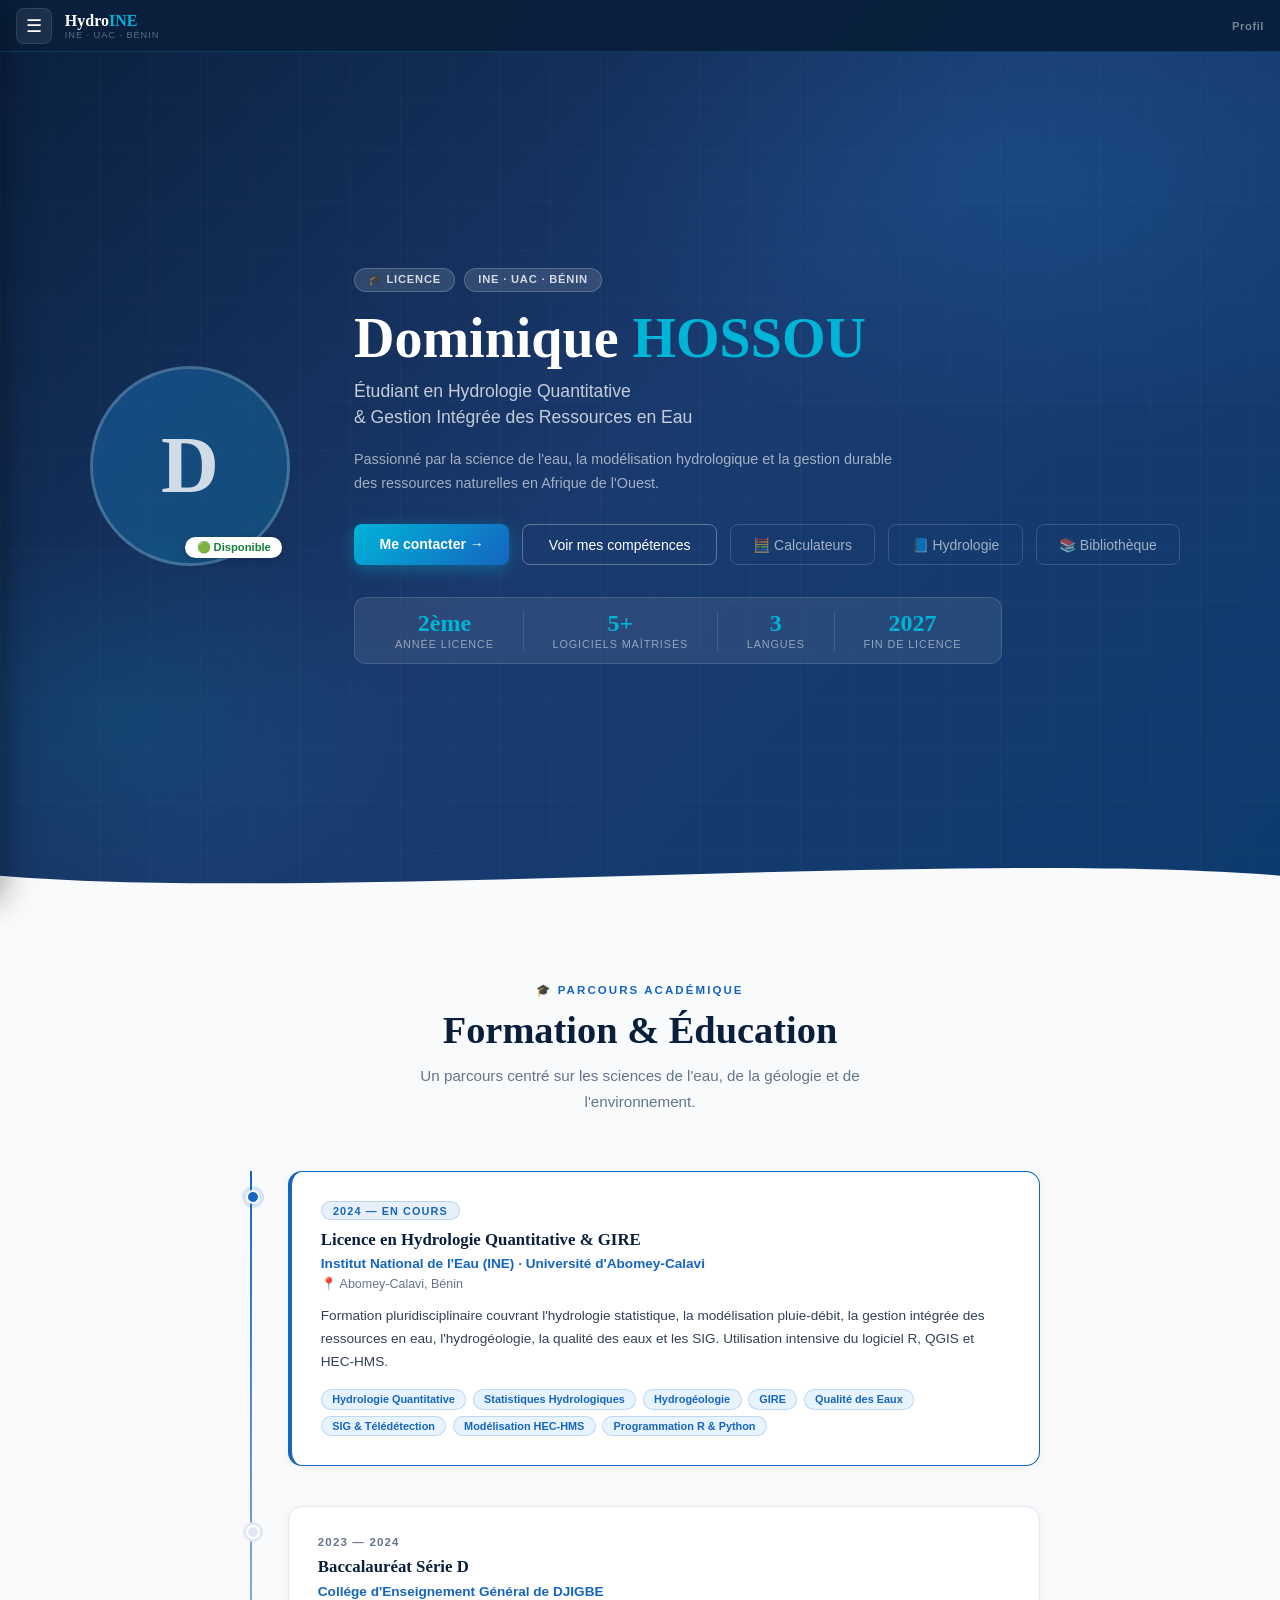
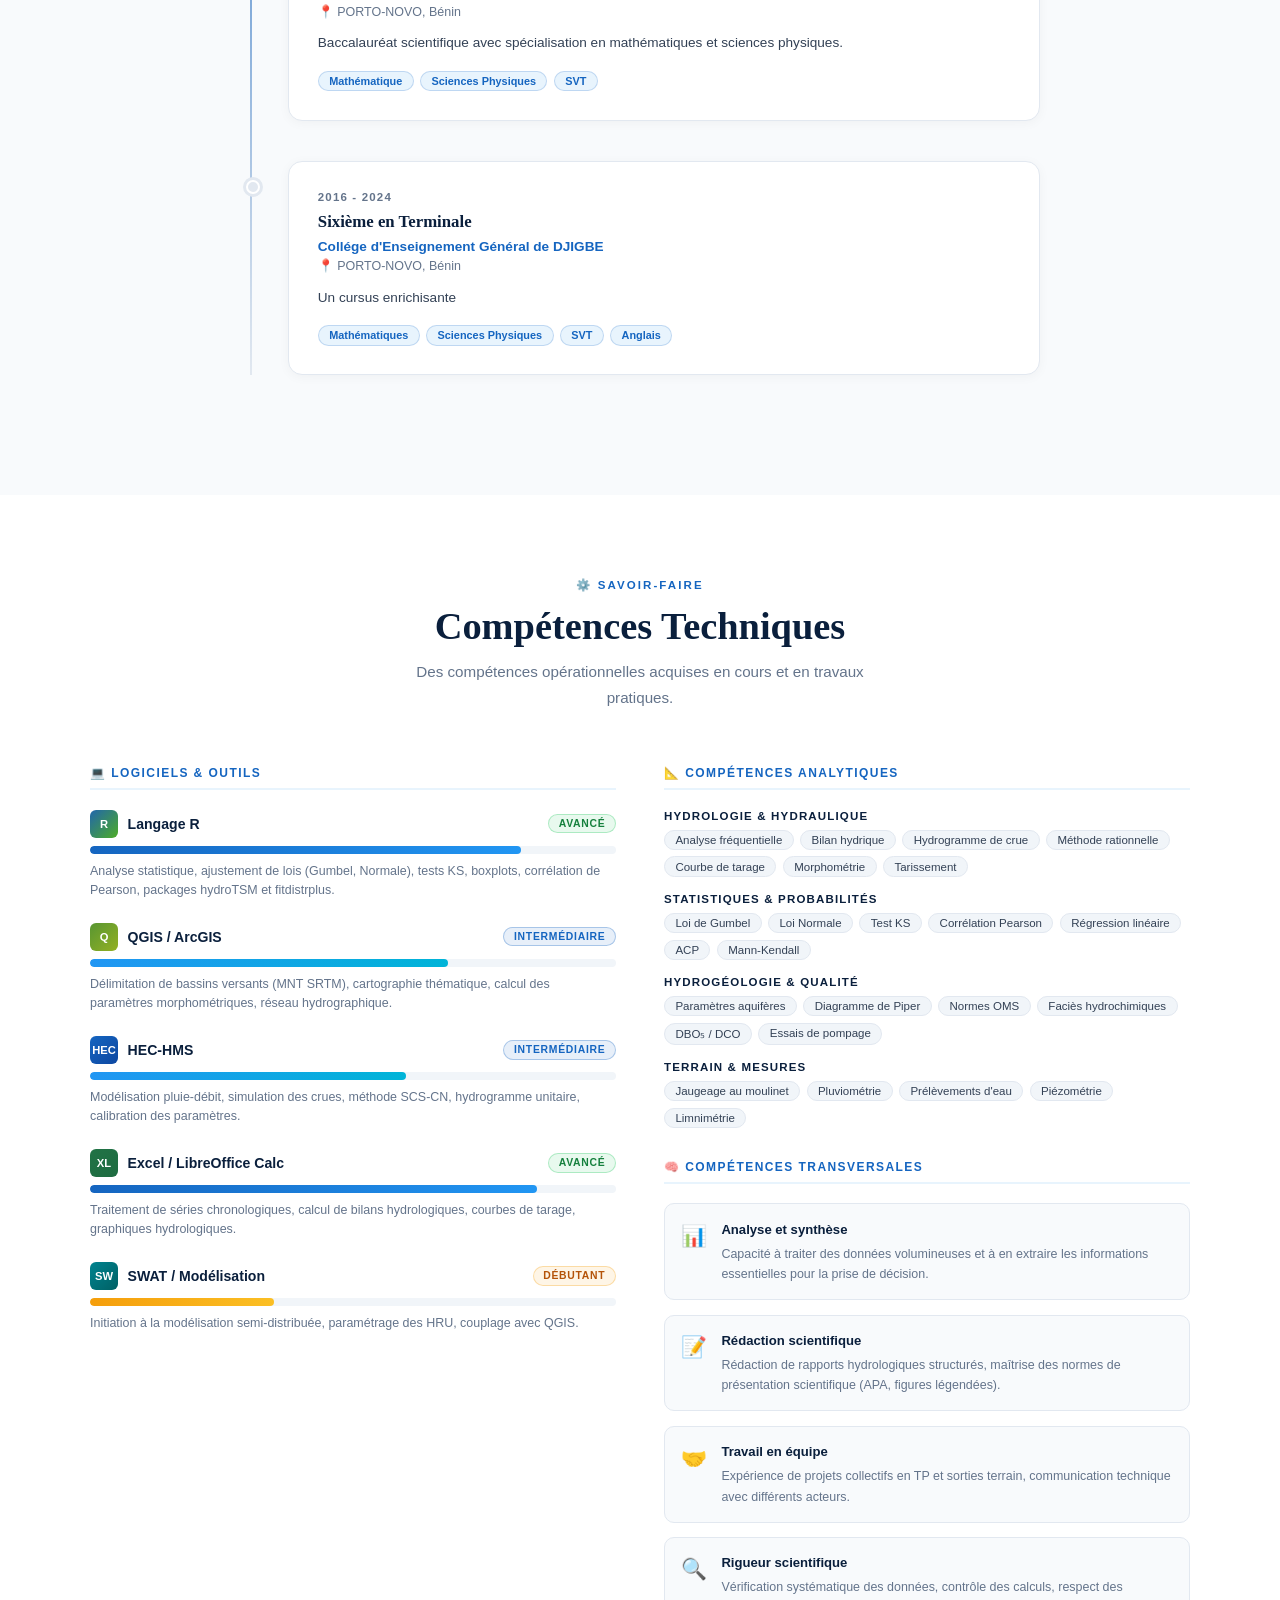
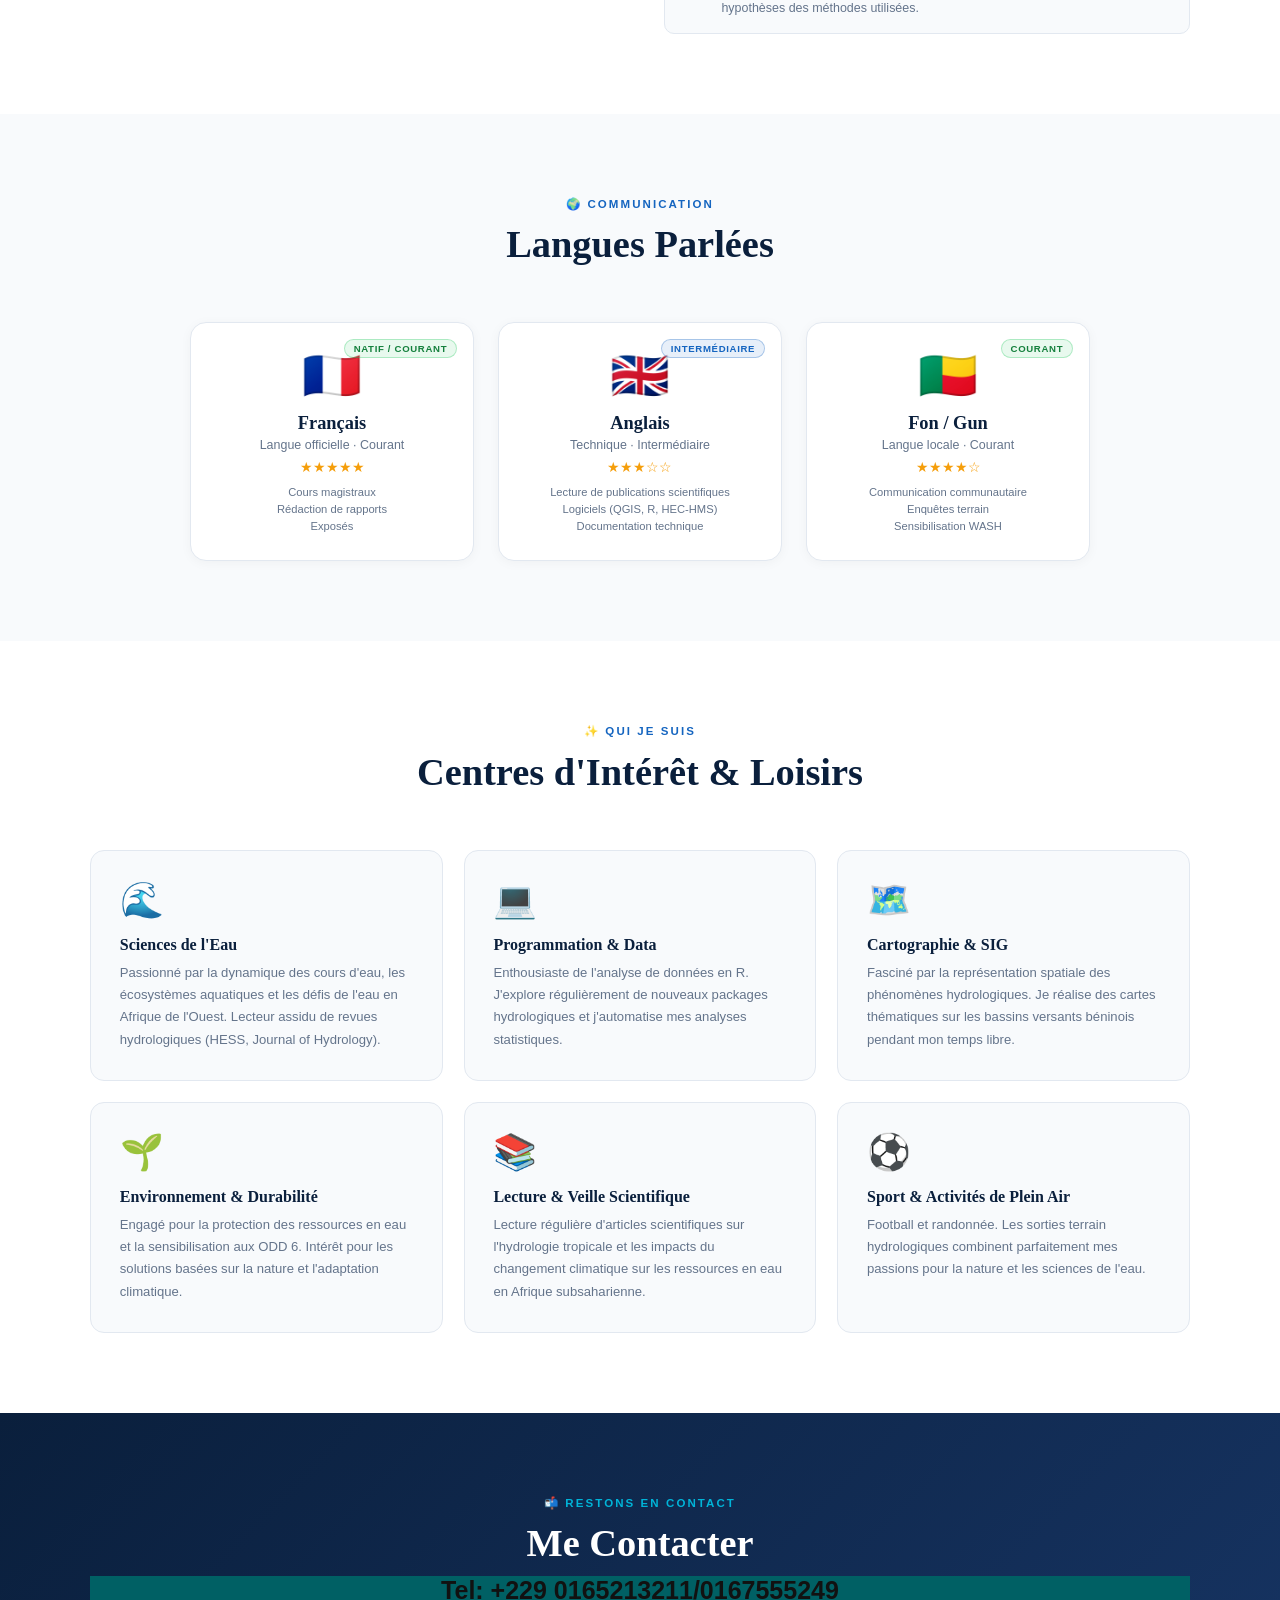
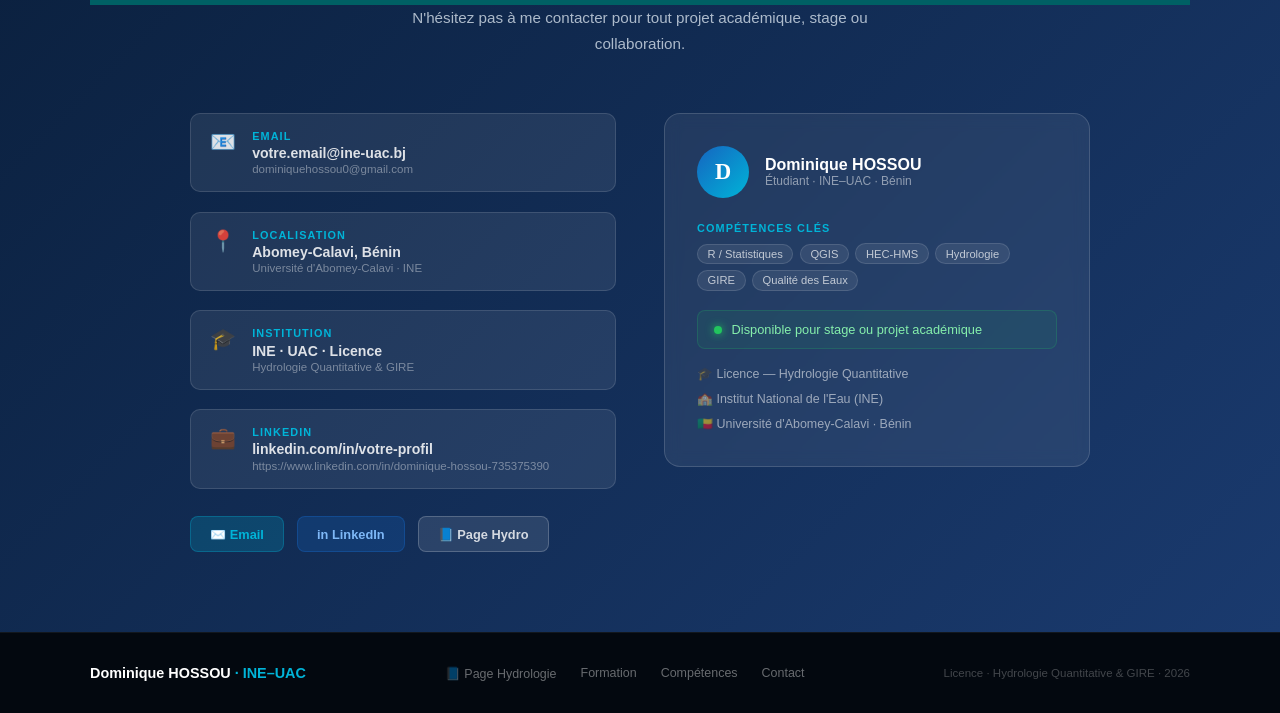
<file: profil.html>
<!DOCTYPE html>
<html lang="fr">
<head>
  <meta charset="UTF-8" />
  <meta name="viewport" content="width=device-width, initial-scale=1.0" />
  <title>Mon Profil — Étudiant INE / UAC</title>
  <meta name="description" content="Profil étudiant en Hydrologie Quantitative et GIRE — Licence S3A54, INE, Université d'Abomey-Calavi, Bénin." />
  <link rel="icon" href="data:image/svg+xml,<svg xmlns='http://www.w3.org/2000/svg' viewBox='0 0 100 100'><rect width='100' height='100' rx='18' fill='%230a1f3c'/><text y='.9em' font-size='72' x='12'>🎓</text></svg>" />
  <link rel="stylesheet" href="style-profil.css" />
</head>
<body>

<div class="sb-overlay" id="sbOverlay" onclick="closeSidebar()"></div>

<aside class="sidebar-nav" id="sidebarNav">
  <div class="snav-header">
    <a href="index.html" class="snav-logo">
      <div class="snav-logo-icon">💧</div>
      <div>
        <div class="snav-logo-text">Hydro<span>INE</span></div>
        <span class="snav-logo-sub">INE · UAC · Bénin</span>
      </div>
    </a>
    <button class="snav-close" onclick="closeSidebar()" aria-label="Fermer">✕</button>
  </div>
  <nav class="snav-links">
    <span class="snav-section-lbl">Navigation</span>
    <a href="index.html" class="snav-link"><span class="sn-icon">🏠</span> Accueil</a>
    <a href="index.html" class="snav-link"><span class="sn-icon">🌊</span> Hydrologie</a>
    <a href="carte.html" class="snav-link"><span class="sn-icon">📊</span> Carte</a>
    <a href="calculator.html" class="snav-link"><span class="sn-icon">🧮</span> Calculateurs</a>
    <a href="BiblioHydro.html" class="snav-link"><span class="sn-icon">📚</span> Bibliothèque</a>
    <a href="analyse.html" class="snav-link"><span class="sn-icon">📊</span> Analyse de données</a>
    <span class="snav-section-lbl">Étudiant</span>
    <a href="révisions.html" class="snav-link active"><span class="sn-icon">📝</span> Centre de révisions</a>
    <a href="profil.html" class="snav-link"><span class="sn-icon">👤</span> Mon profil</a>
  </nav>
  <div class="snav-badge">
    <strong>Licence </strong>
    Institut National de l'Eau
  </div>
</aside>
<header class="topbar">
  <button class="topbar-menu-btn" onclick="openSidebar()" aria-label="Menu">☰</button>
  <div>
    <div class="topbar-brand">Hydro<span>INE</span></div>
    <span class="topbar-sub">INE · UAC · Bénin</span>
  </div>
  <span class="topbar-page">Profil</span>
</header>

<section class="hero-profil" id="hero-profil">
  <div class="hp-bg"></div>
  <div class="hp-content">

    <div class="hp-photo-wrap">
      <div class="hp-photo">
        <div class="hp-photo-placeholder">
          <span class="hp-initials">D</span>
          <div class="hp-photo-hint">Remplacer par votre photo<br/><small>Renommez votre image en <code><img src="profil.jpg"></code><br/>et placez-la dans le même dossier</small></div>
        </div>
        <div class="hp-status">🟢 Disponible</div>
      </div>
    </div>

    <div class="hp-info">
      <div class="hp-badge-row">
        <span class="hp-badge">🎓 Licence</span>
        <span class="hp-badge">INE · UAC · Bénin</span>
      </div>
      <h1 class="hp-name">Dominique <span>HOSSOU</span></h1>
      <h2 class="hp-title">Étudiant en Hydrologie Quantitative<br/>&amp; Gestion Intégrée des Ressources en Eau</h2>
      <p class="hp-tagline">Passionné par la science de l'eau, la modélisation hydrologique et la gestion durable des ressources naturelles en Afrique de l'Ouest.</p>

      <div class="hp-cta">
        <a href="#contact" class="hp-btn-primary">Me contacter →</a>
        <a href="#competences" class="hp-btn-outline">Voir mes compétences</a>
        <a href="calculator.html" class="hp-btn-ghost">🧮 Calculateurs</a><a href="hydrologie.html" class="hp-btn-ghost">📘 Hydrologie</a><a href="BiblioHydro.html" class="hp-btn-ghost">📚  Bibliothèque</a>
      </div>

      <div class="hp-quick-stats">
        <div class="hqs-item">
          <span class="hqs-val">2ème</span>
          <span class="hqs-label">Année Licence</span>
        </div>
        <div class="hqs-sep"></div>
        <div class="hqs-item">
          <span class="hqs-val">5+</span>
          <span class="hqs-label">Logiciels maîtrisés</span>
        </div>
        <div class="hqs-sep"></div>
        <div class="hqs-item">
          <span class="hqs-val">3</span>
          <span class="hqs-label">Langues</span>
        </div>
        <div class="hqs-sep"></div>
        <div class="hqs-item">
          <span class="hqs-val">2027</span>
          <span class="hqs-label">Fin de Licence</span>
        </div>
      </div>
    </div>
  </div>

  <svg class="hp-wave" viewBox="0 0 1440 60" preserveAspectRatio="none">
    <path d="M0,30 C360,60 1080,0 1440,30 L1440,60 L0,60 Z" fill="#f8fafc"/>
  </svg>
</section>
<section class="section-light" id="formation">
  <div class="container">
    <div class="section-header">
      <span class="eyebrow">🎓 Parcours académique</span>
      <h2>Formation &amp; Éducation</h2>
      <p class="section-sub">Un parcours centré sur les sciences de l'eau, de la géologie et de l'environnement.</p>
    </div>

    <div class="formation-timeline">

      <div class="ft-item current">
        <div class="ft-dot"></div>
        <div class="ft-card">
          <div class="ft-period current-badge">2024 — En cours</div>
          <h3 class="ft-title">Licence en Hydrologie Quantitative &amp; GIRE</h3>
          <div class="ft-school">Institut National de l'Eau (INE) · Université d'Abomey-Calavi</div>
          <div class="ft-location">📍 Abomey-Calavi, Bénin</div>
          <p class="ft-desc">Formation pluridisciplinaire couvrant l'hydrologie statistique, la modélisation pluie-débit, la gestion intégrée des ressources en eau, l'hydrogéologie, la qualité des eaux et les SIG. Utilisation intensive du logiciel R, QGIS et HEC-HMS.</p>
          <div class="ft-modules">
            <span>Hydrologie Quantitative</span>
            <span>Statistiques Hydrologiques</span>
            <span>Hydrogéologie</span>
            <span>GIRE</span>
            <span>Qualité des Eaux</span>
            <span>SIG &amp; Télédétection</span>
            <span>Modélisation HEC-HMS</span>
            <span>Programmation R & Python</span>
          </div>
        </div>
      </div>

      <div class="ft-item">
        <div class="ft-dot"></div>
        <div class="ft-card">
          <div class="ft-period">2023 — 2024</div>
          <h3 class="ft-title">Baccalauréat Série D</h3>
          <div class="ft-school">Collége d'Enseignement Général de DJIGBE</div>
          <div class="ft-location">📍 PORTO-NOVO, Bénin</div>
          <p class="ft-desc">Baccalauréat scientifique avec spécialisation en mathématiques et sciences physiques.</p>
          <div class="ft-modules">
            <span>Mathématique</span>
            <span>Sciences Physiques</span>
            <span>SVT</span>
          </div>
        </div>
      </div>

      <div class="ft-item">
        <div class="ft-dot"></div>
        <div class="ft-card">
          <div class="ft-period">2016 - 2024</div>
          <h3 class="ft-title">Sixième en Terminale </h3>
          <div class="ft-school">Collége d'Enseignement Général de DJIGBE</div>
          <div class="ft-location">📍 PORTO-NOVO, Bénin</div>
          <p class="ft-desc">Un cursus enrichisante </p>
          <div class="ft-modules">
            <span>Mathématiques</span>
            <span>Sciences Physiques</span>
            <span>SVT</span>
            <span>Anglais</span>
          </div>
        </div>
      </div>

    </div>
  </div>
</section>

<section class="section-white" id="competences">
  <div class="container">
    <div class="section-header">
      <span class="eyebrow">⚙️ Savoir-faire</span>
      <h2>Compétences Techniques</h2>
      <p class="section-sub">Des compétences opérationnelles acquises en cours et en travaux pratiques.</p>
    </div>

    <div class="comp-main-grid">

      <div class="comp-block">
        <h3 class="comp-title">💻 Logiciels &amp; Outils</h3>
        <div class="skills-bars">
          <div class="skill-bar-item">
            <div class="sb-header">
              <span class="sb-name"><span class="sb-logo r">R</span> Langage R</span>
              <span class="sb-level avance">Avancé</span>
            </div>
            <div class="sb-track"><div class="sb-fill" style="width:82%"></div></div>
            <div class="sb-desc">Analyse statistique, ajustement de lois (Gumbel, Normale), tests KS, boxplots, corrélation de Pearson, packages hydroTSM et fitdistrplus.</div>
          </div>
          <div class="skill-bar-item">
            <div class="sb-header">
              <span class="sb-name"><span class="sb-logo qgis">Q</span> QGIS / ArcGIS</span>
              <span class="sb-level intermediaire">Intermédiaire</span>
            </div>
            <div class="sb-track"><div class="sb-fill inter" style="width:68%"></div></div>
            <div class="sb-desc">Délimitation de bassins versants (MNT SRTM), cartographie thématique, calcul des paramètres morphométriques, réseau hydrographique.</div>
          </div>
          <div class="skill-bar-item">
            <div class="sb-header">
              <span class="sb-name"><span class="sb-logo hec">HEC</span> HEC-HMS</span>
              <span class="sb-level intermediaire">Intermédiaire</span>
            </div>
            <div class="sb-track"><div class="sb-fill inter" style="width:60%"></div></div>
            <div class="sb-desc">Modélisation pluie-débit, simulation des crues, méthode SCS-CN, hydrogramme unitaire, calibration des paramètres.</div>
          </div>
          <div class="skill-bar-item">
            <div class="sb-header">
              <span class="sb-name"><span class="sb-logo xl">XL</span> Excel / LibreOffice Calc</span>
              <span class="sb-level avance">Avancé</span>
            </div>
            <div class="sb-track"><div class="sb-fill" style="width:85%"></div></div>
            <div class="sb-desc">Traitement de séries chronologiques, calcul de bilans hydrologiques, courbes de tarage, graphiques hydrologiques.</div>
          </div>
          <div class="skill-bar-item">
            <div class="sb-header">
              <span class="sb-name"><span class="sb-logo swat">SW</span> SWAT / Modélisation</span>
              <span class="sb-level debutant">Débutant</span>
            </div>
            <div class="sb-track"><div class="sb-fill debut" style="width:35%"></div></div>
            <div class="sb-desc">Initiation à la modélisation semi-distribuée, paramétrage des HRU, couplage avec QGIS.</div>
          </div>
        </div>
      </div>

      <div class="comp-block">
        <h3 class="comp-title">📐 Compétences Analytiques</h3>
        <div class="comp-tags-grid">
          <div class="ct-group">
            <div class="ctg-title">Hydrologie &amp; Hydraulique</div>
            <div class="ctg-tags">
              <span>Analyse fréquentielle</span>
              <span>Bilan hydrique</span>
              <span>Hydrogramme de crue</span>
              <span>Méthode rationnelle</span>
              <span>Courbe de tarage</span>
              <span>Morphométrie</span>
              <span>Tarissement</span>
            </div>
          </div>
          <div class="ct-group">
            <div class="ctg-title">Statistiques &amp; Probabilités</div>
            <div class="ctg-tags">
              <span>Loi de Gumbel</span>
              <span>Loi Normale</span>
              <span>Test KS</span>
              <span>Corrélation Pearson</span>
              <span>Régression linéaire</span>
              <span>ACP</span>
              <span>Mann-Kendall</span>
            </div>
          </div>
          <div class="ct-group">
            <div class="ctg-title">Hydrogéologie &amp; Qualité</div>
            <div class="ctg-tags">
              <span>Paramètres aquifères</span>
              <span>Diagramme de Piper</span>
              <span>Normes OMS</span>
              <span>Faciès hydrochimiques</span>
              <span>DBO₅ / DCO</span>
              <span>Essais de pompage</span>
            </div>
          </div>
          <div class="ct-group">
            <div class="ctg-title">Terrain &amp; Mesures</div>
            <div class="ctg-tags">
              <span>Jaugeage au moulinet</span>
              <span>Pluviométrie</span>
              <span>Prélèvements d'eau</span>
              <span>Piézométrie</span>
              <span>Limnimétrie</span>
            </div>
          </div>
        </div>

        <h3 class="comp-title" style="margin-top:2rem;">🧠 Compétences Transversales</h3>
        <div class="soft-skills">
          <div class="ss-item"><span class="ss-icon">📊</span><div><strong>Analyse et synthèse</strong><p>Capacité à traiter des données volumineuses et à en extraire les informations essentielles pour la prise de décision.</p></div></div>
          <div class="ss-item"><span class="ss-icon">📝</span><div><strong>Rédaction scientifique</strong><p>Rédaction de rapports hydrologiques structurés, maîtrise des normes de présentation scientifique (APA, figures légendées).</p></div></div>
          <div class="ss-item"><span class="ss-icon">🤝</span><div><strong>Travail en équipe</strong><p>Expérience de projets collectifs en TP et sorties terrain, communication technique avec différents acteurs.</p></div></div>
          <div class="ss-item"><span class="ss-icon">🔍</span><div><strong>Rigueur scientifique</strong><p>Vérification systématique des données, contrôle des calculs, respect des hypothèses des méthodes utilisées.</p></div></div>
        </div>
      </div>
    </div>
  </div>
</section>

<section class="section-light" id="langues">
  <div class="container">
    <div class="section-header">
      <span class="eyebrow">🌍 Communication</span>
      <h2>Langues Parlées</h2>
    </div>
    <div class="langues-grid">
      <div class="langue-card">
        <div class="lang-flag">🇫🇷</div>
        <div class="lang-info">
          <h3>Français</h3>
          <div class="lang-level">Langue officielle · Courant</div>
          <div class="lang-stars">★★★★★</div>
          <div class="lang-uses">
            <span>Cours magistraux</span>
            <span>Rédaction de rapports</span>
            <span>Exposés</span>
          </div>
        </div>
        <div class="lang-badge natif">Natif / Courant</div>
      </div>
      <div class="langue-card">
        <div class="lang-flag">🇬🇧</div>
        <div class="lang-info">
          <h3>Anglais</h3>
          <div class="lang-level">Technique · Intermédiaire</div>
          <div class="lang-stars">★★★☆☆</div>
          <div class="lang-uses">
            <span>Lecture de publications scientifiques</span>
            <span>Logiciels (QGIS, R, HEC-HMS)</span>
            <span>Documentation technique</span>
          </div>
        </div>
        <div class="lang-badge intermediaire">Intermédiaire</div>
      </div>
      <div class="langue-card">
        <div class="lang-flag">🇧🇯</div>
        <div class="lang-info">
          <h3>Fon / Gun</h3>
          <div class="lang-level">Langue locale · Courant</div>
          <div class="lang-stars">★★★★☆</div>
          <div class="lang-uses">
            <span>Communication communautaire</span>
            <span>Enquêtes terrain</span>
            <span>Sensibilisation WASH</span>
          </div>
        </div>
        <div class="lang-badge natif">Courant</div>
      </div>
    </div>
  </div>
</section>

<section class="section-white" id="interets">
  <div class="container">
    <div class="section-header">
      <span class="eyebrow">✨ Qui je suis</span>
      <h2>Centres d'Intérêt &amp; Loisirs</h2>
    </div>
    <div class="interets-grid">
      <div class="interet-card">
        <span class="int-icon">🌊</span>
        <h3>Sciences de l'Eau</h3>
        <p>Passionné par la dynamique des cours d'eau, les écosystèmes aquatiques et les défis de l'eau en Afrique de l'Ouest. Lecteur assidu de revues hydrologiques (HESS, Journal of Hydrology).</p>
      </div>
      <div class="interet-card">
        <span class="int-icon">💻</span>
        <h3>Programmation &amp; Data</h3>
        <p>Enthousiaste de l'analyse de données en R. J'explore régulièrement de nouveaux packages hydrologiques et j'automatise mes analyses statistiques.</p>
      </div>
      <div class="interet-card">
        <span class="int-icon">🗺️</span>
        <h3>Cartographie &amp; SIG</h3>
        <p>Fasciné par la représentation spatiale des phénomènes hydrologiques. Je réalise des cartes thématiques sur les bassins versants béninois pendant mon temps libre.</p>
      </div>
      <div class="interet-card">
        <span class="int-icon">🌱</span>
        <h3>Environnement &amp; Durabilité</h3>
        <p>Engagé pour la protection des ressources en eau et la sensibilisation aux ODD 6. Intérêt pour les solutions basées sur la nature et l'adaptation climatique.</p>
      </div>
      <div class="interet-card">
        <span class="int-icon">📚</span>
        <h3>Lecture &amp; Veille Scientifique</h3>
        <p>Lecture régulière d'articles scientifiques sur l'hydrologie tropicale et les impacts du changement climatique sur les ressources en eau en Afrique subsaharienne.</p>
      </div>
      <div class="interet-card">
        <span class="int-icon">⚽</span>
        <h3>Sport &amp; Activités de Plein Air</h3>
        <p>Football et randonnée. Les sorties terrain hydrologiques combinent parfaitement mes passions pour la nature et les sciences de l'eau.</p>
      </div>
    </div>
  </div>
</section>

<section class="section-contact" id="contact">
  <div class="container">
    <div class="section-header light">
      <span class="eyebrow">📬 Restons en contact</span>
      <h2>Me Contacter</h2>
      <p class="Tél">Tel: +229 0165213211/0167555249</p>
      <p class="section-sub" style="color:rgba(240,248,255,.7)">N'hésitez pas à me contacter pour tout projet académique, stage ou collaboration.</p>
    </div>

    <div class="contact-grid">
      <div class="contact-info">
        <div class="ci-item">
          <span class="ci-icon">📧</span>
          <div>
            <div class="ci-label">Email</div>
            <div class="ci-val">votre.email@ine-uac.bj</div>
            <div class="ci-hint">dominiquehossou0@gmail.com</div>
          </div>
        </div>
        <div class="ci-item">
          <span class="ci-icon">📍</span>
          <div>
            <div class="ci-label">Localisation</div>
            <div class="ci-val">Abomey-Calavi, Bénin</div>
            <div class="ci-hint">Université d'Abomey-Calavi · INE</div>
          </div>
        </div>
        <div class="ci-item">
          <span class="ci-icon">🎓</span>
          <div>
            <div class="ci-label">Institution</div>
            <div class="ci-val">INE · UAC · Licence </div>
            <div class="ci-hint">Hydrologie Quantitative &amp; GIRE</div>
          </div>
        </div>
        <div class="ci-item">
          <span class="ci-icon">💼</span>
          <div>
            <div class="ci-label">LinkedIn</div>
            <div class="ci-val">linkedin.com/in/votre-profil</div>
            <div class="ci-hint">https://www.linkedin.com/in/dominique-hossou-735375390</div>
          </div>
        </div>

        <div class="contact-social">
          <a href="#" class="cs-btn email">✉️ Email</a>
          <a href="#" class="cs-btn linkedin">in LinkedIn</a>
          <a href="index.html" class="cs-btn hydro">📘 Page Hydro</a>
        </div>
      </div>

      <div class="contact-card">
        <div class="cc-header">
          <div class="cc-avatar">D</div>
          <div>
            <div class="cc-name">Dominique HOSSOU</div>
            <div class="cc-role">Étudiant · INE–UAC · Bénin</div>
          </div>
        </div>
        <div class="cc-skills-preview">
          <div class="csp-title">Compétences clés</div>
          <div class="csp-tags">
            <span>R / Statistiques</span>
            <span>QGIS</span>
            <span>HEC-HMS</span>
            <span>Hydrologie</span>
            <span>GIRE</span>
            <span>Qualité des Eaux</span>
          </div>
        </div>
        <div class="cc-availability">
          <span class="ca-dot"></span>
          Disponible pour stage ou projet académique
        </div>
        <div class="cc-formation">
          <div class="cf-line">🎓 Licence  — Hydrologie Quantitative</div>
          <div class="cf-line">🏫 Institut National de l'Eau (INE)</div>
          <div class="cf-line">🇧🇯 Université d'Abomey-Calavi · Bénin</div>
        </div>
      </div>
    </div>
  </div>
</section>

<footer class="pfooter">
  <div class="pf-inner">
    <div class="pf-brand">Dominique HOSSOU <span>· INE–UAC</span></div>
    <div class="pf-links">
      <a href="index.html">📘 Page Hydrologie</a>
      <a href="#formation">Formation</a>
      <a href="#competences">Compétences</a>
      <a href="#contact">Contact</a>
    </div>
    <div class="pf-copy">Licence · Hydrologie Quantitative &amp; GIRE · 2026</div>
  </div>
</footer>

<button id="pBackTop" onclick="window.scrollTo({top:0,behavior:'smooth'})">↑</button>

<script>
 function openSidebar(){
  document.getElementById('sidebarNav').classList.add('open');
  document.getElementById('sbOverlay').classList.add('open');
  document.body.style.overflow='hidden';
}
function closeSidebar(){
  document.getElementById('sidebarNav').classList.remove('open');
  document.getElementById('sbOverlay').classList.remove('open');
  document.body.style.overflow='';
}
document.addEventListener('keydown',e=>{if(e.key==='Escape')closeSidebar()});
 
window.addEventListener('scroll', function() {
  const btn = document.getElementById('pBackTop');
  btn.classList.toggle('visible', window.scrollY > 400);
  document.getElementById('pNav').classList.toggle('scrolled', window.scrollY > 60);
});
</script>
</body>
</html>
</file>
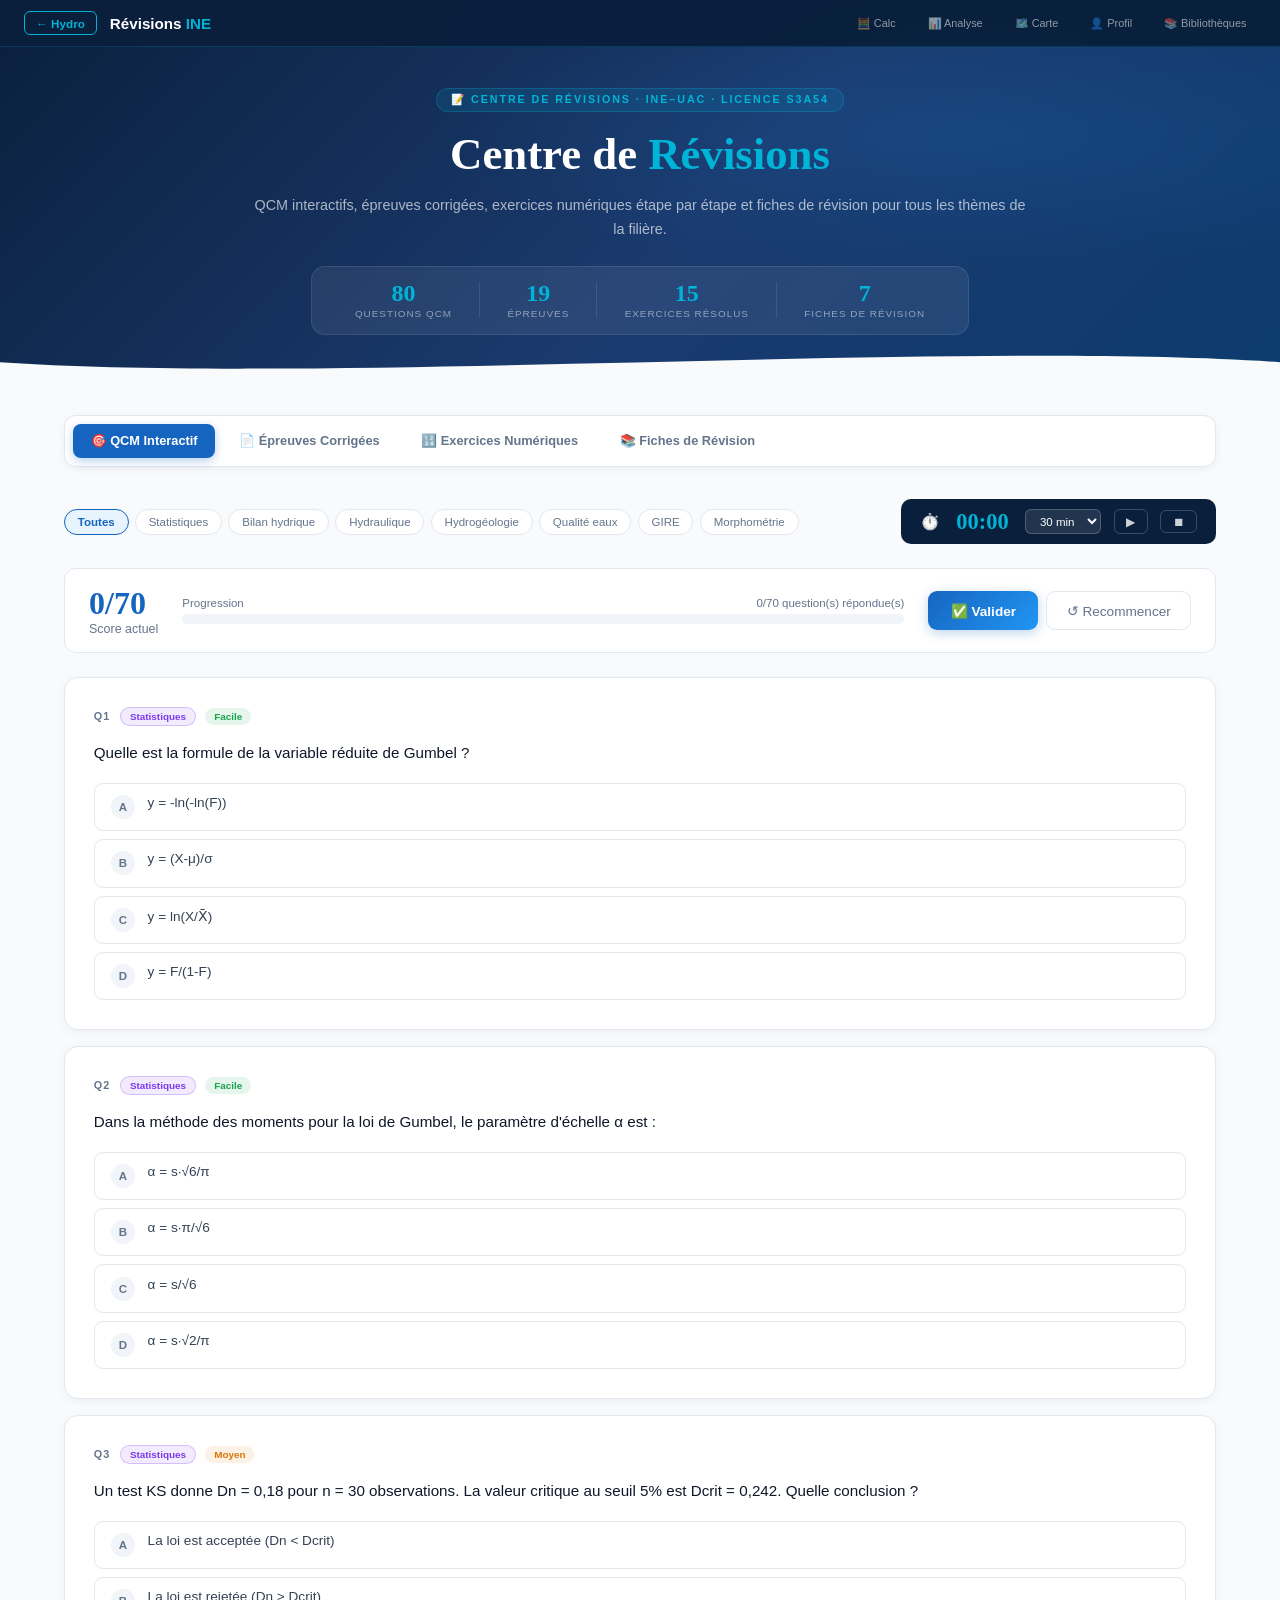
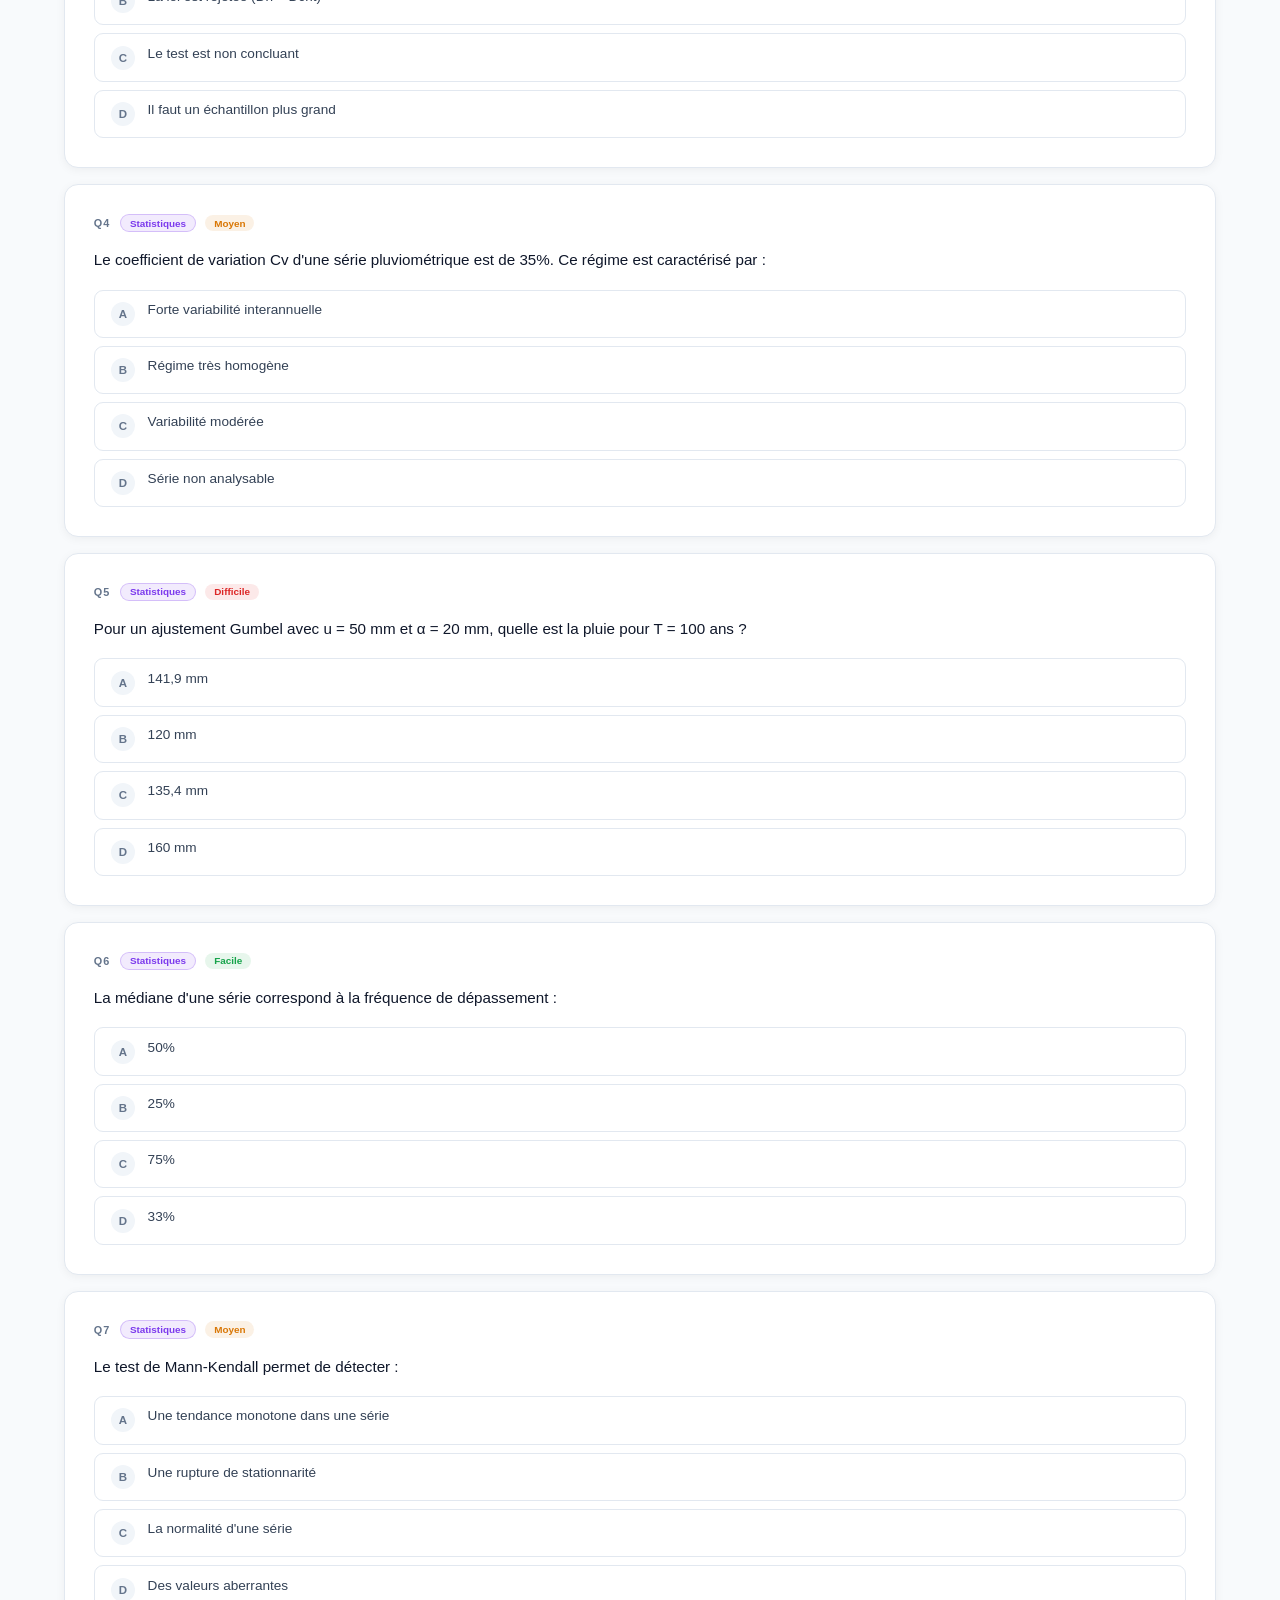
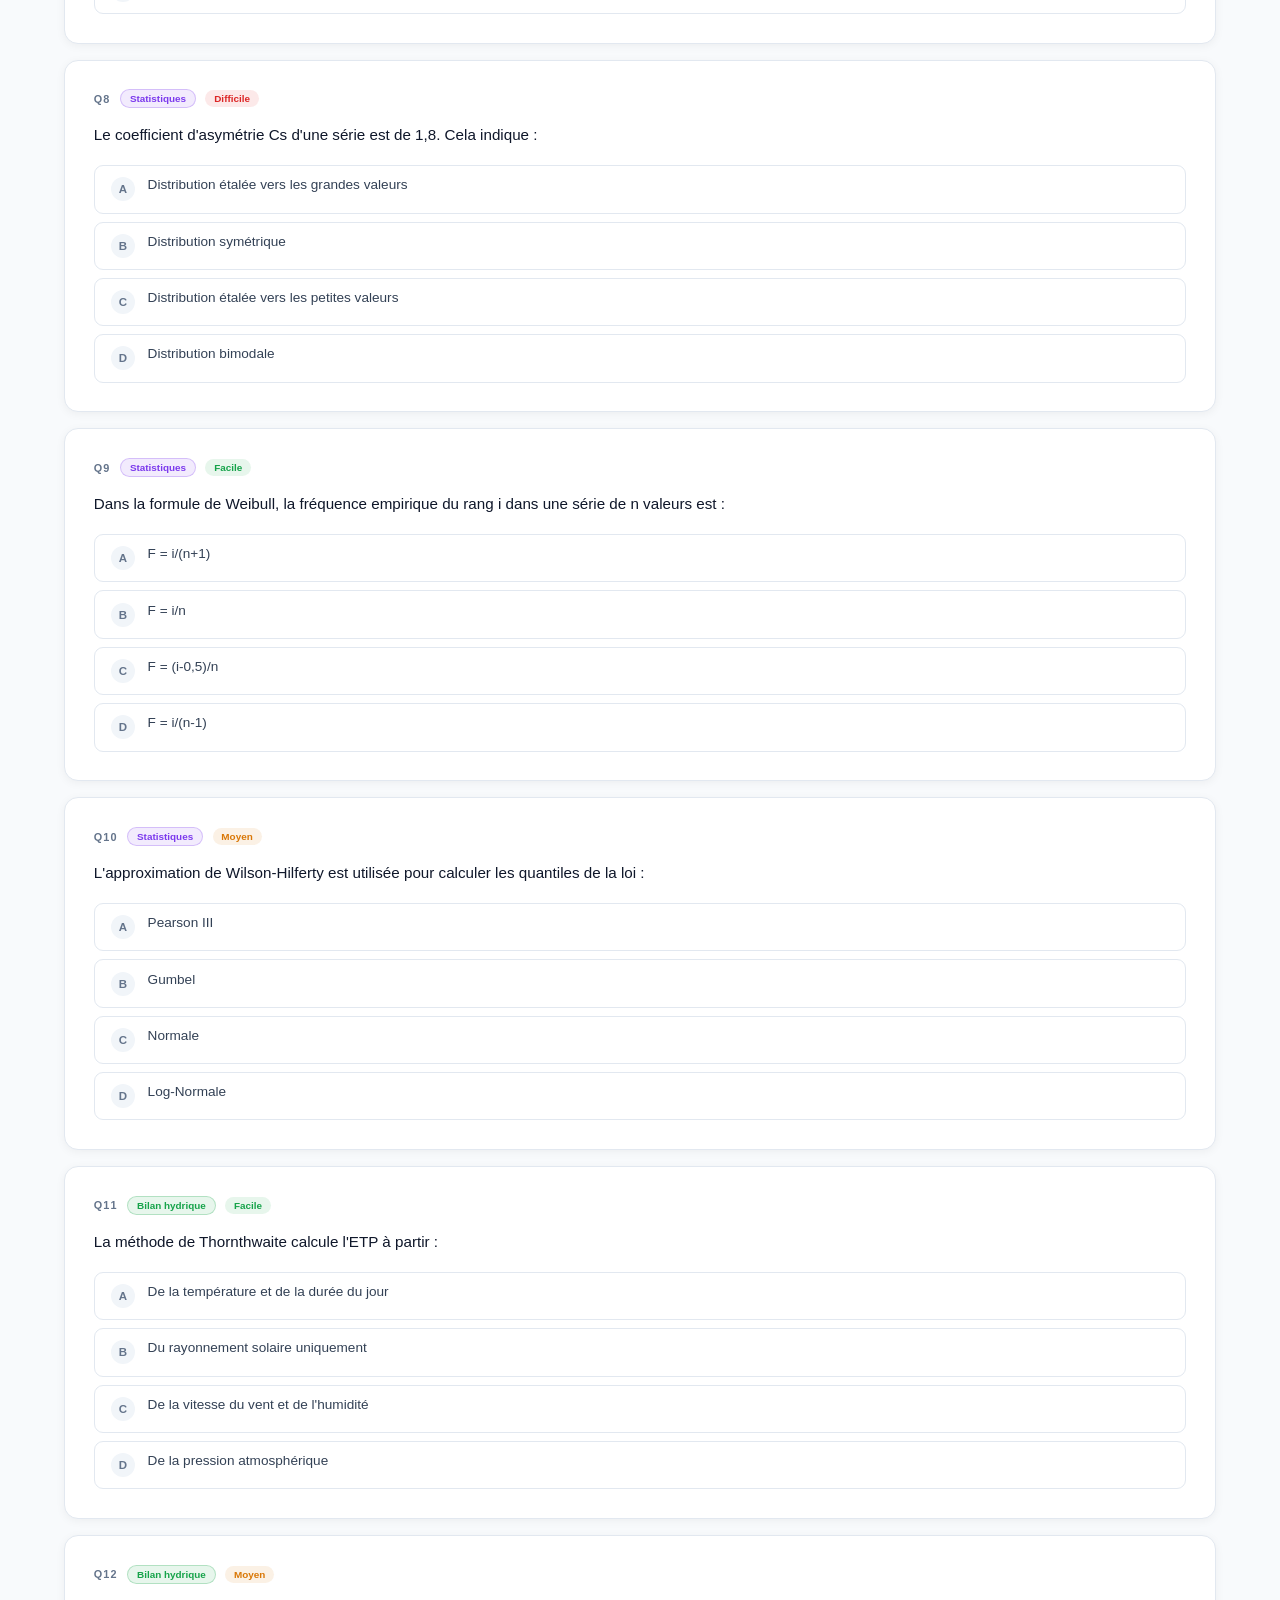
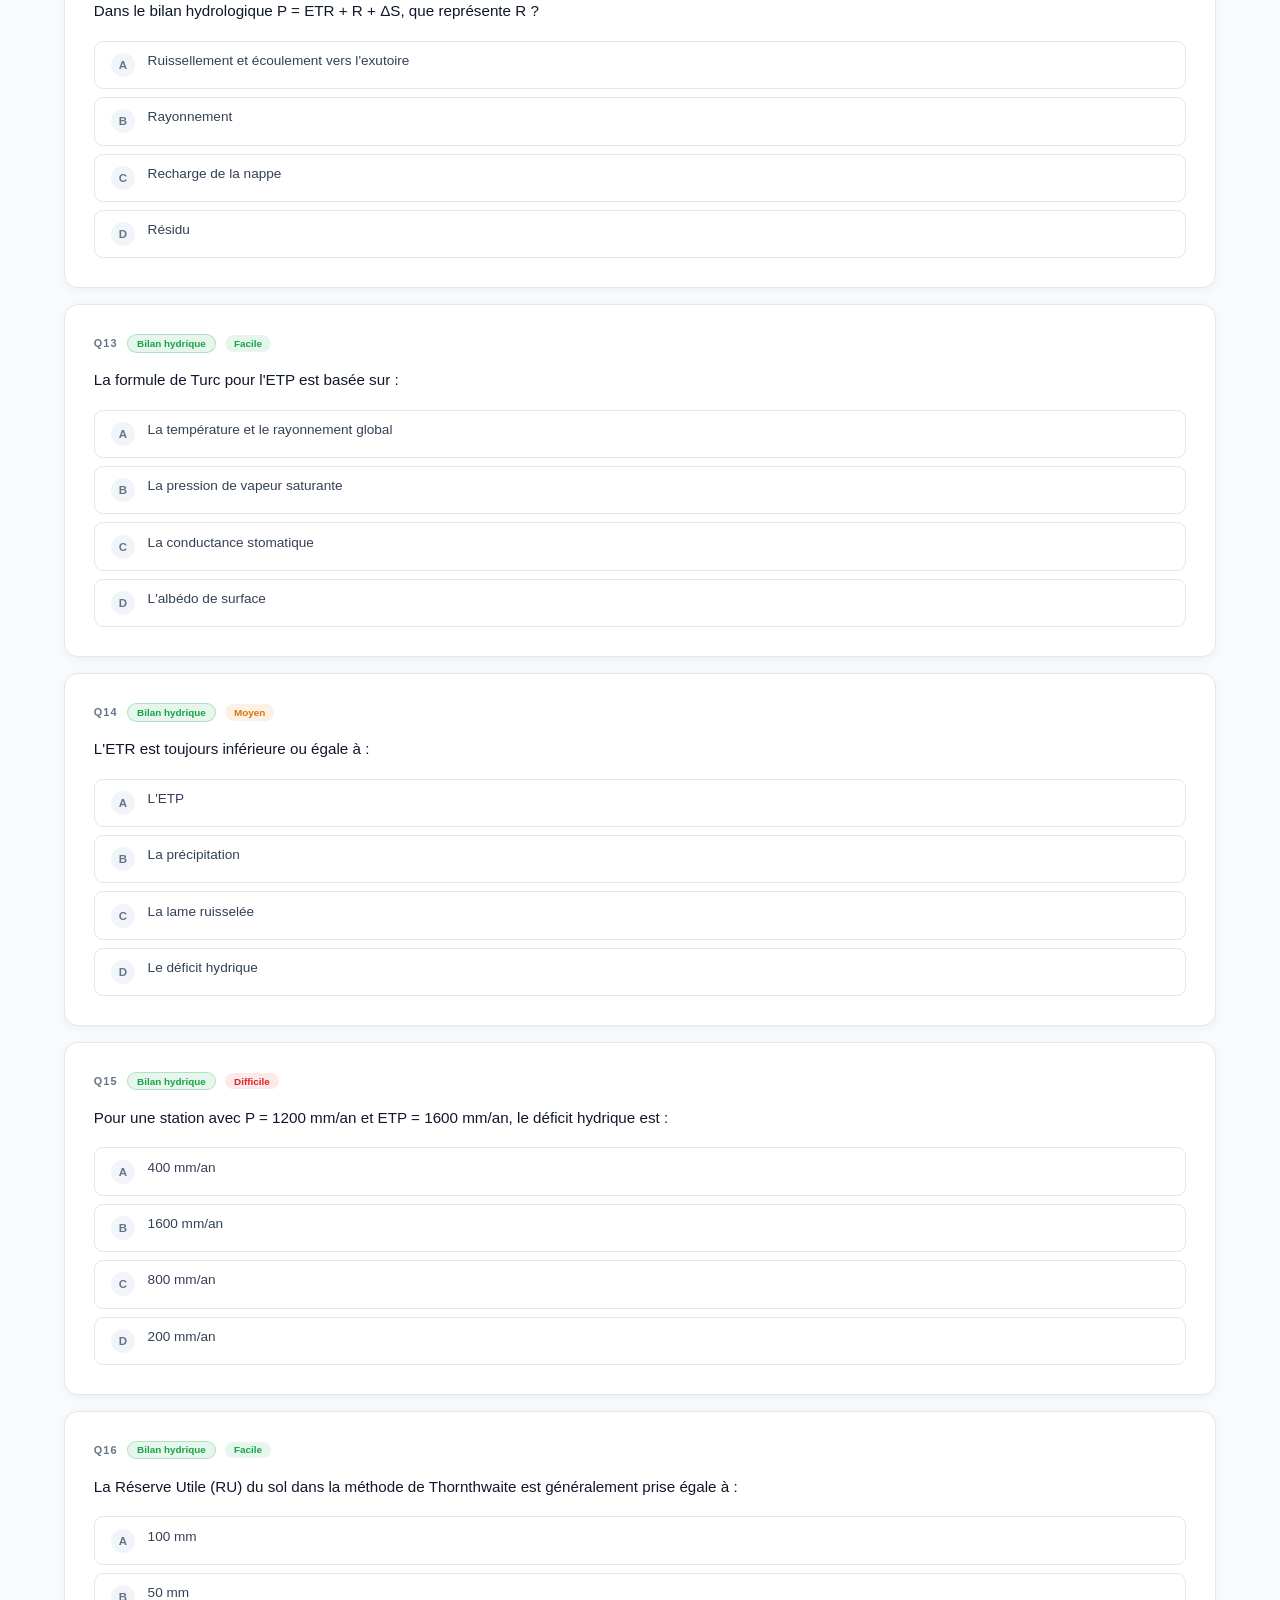
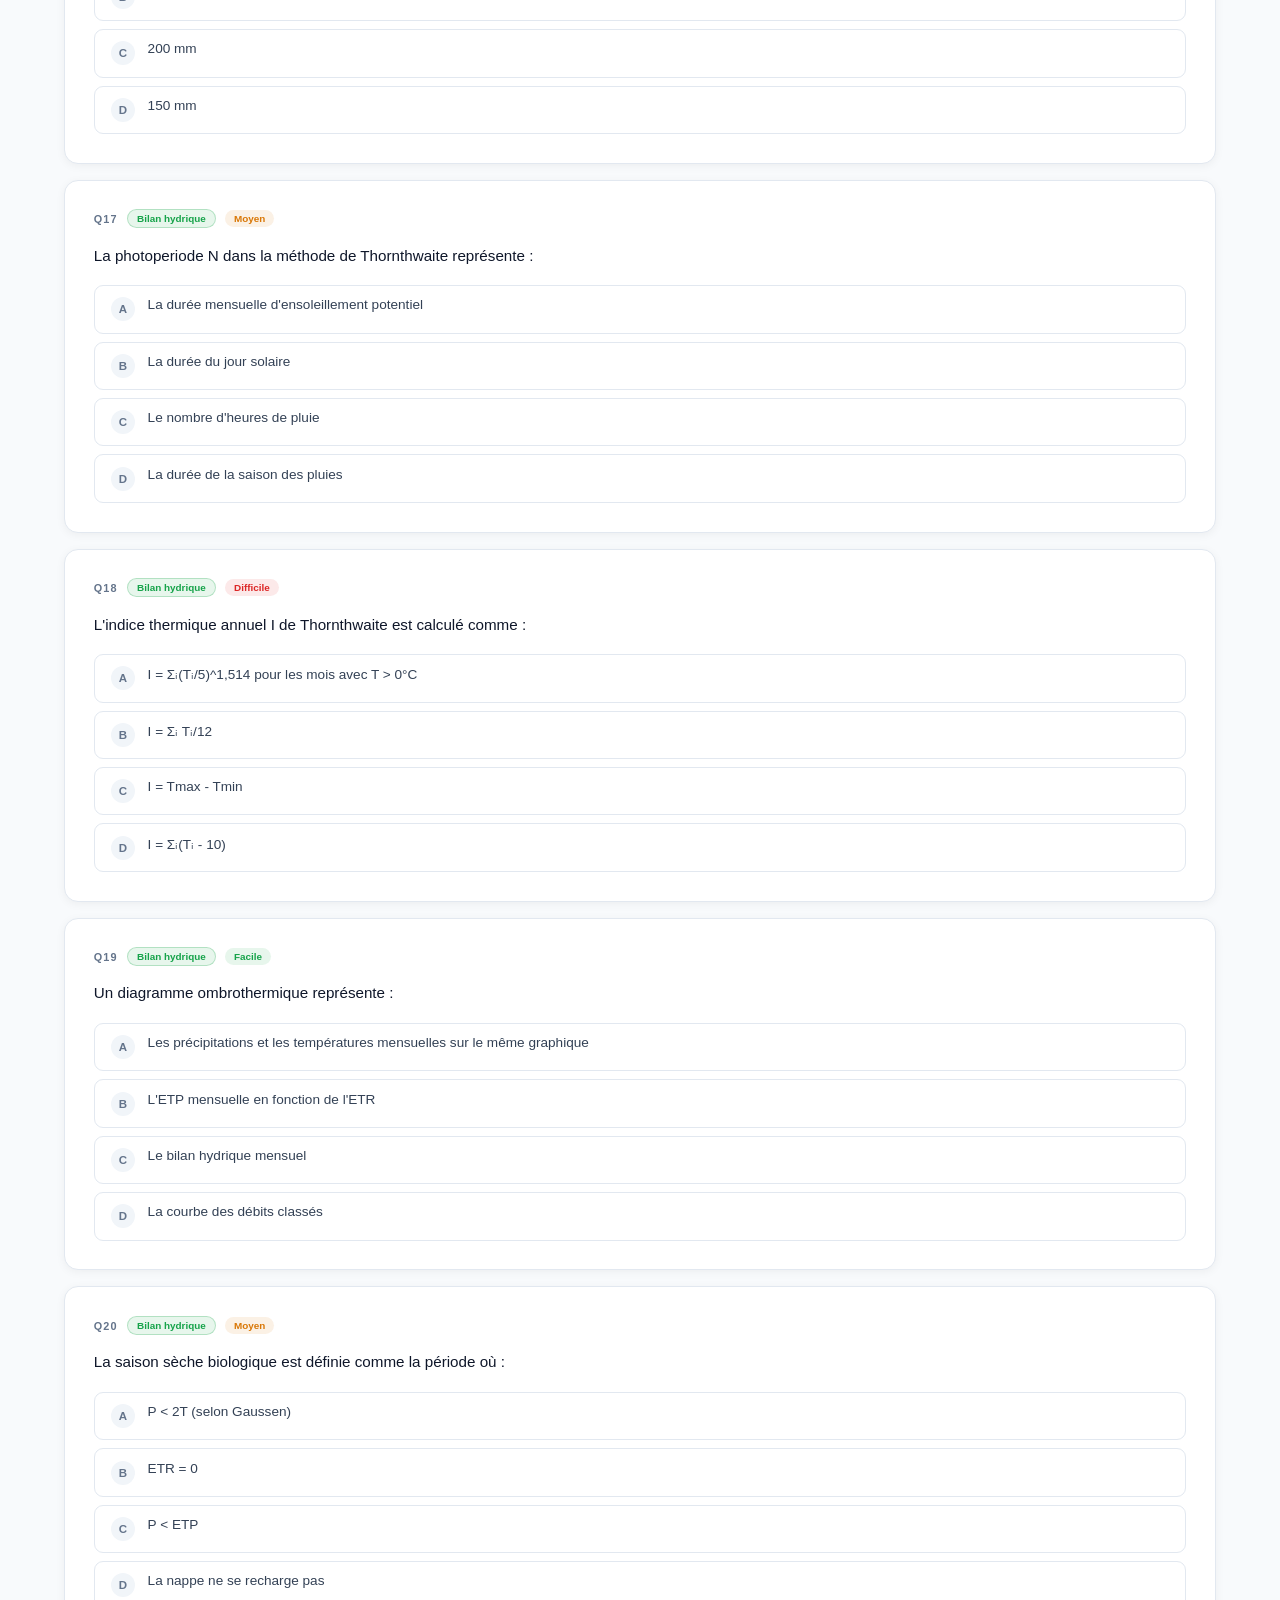
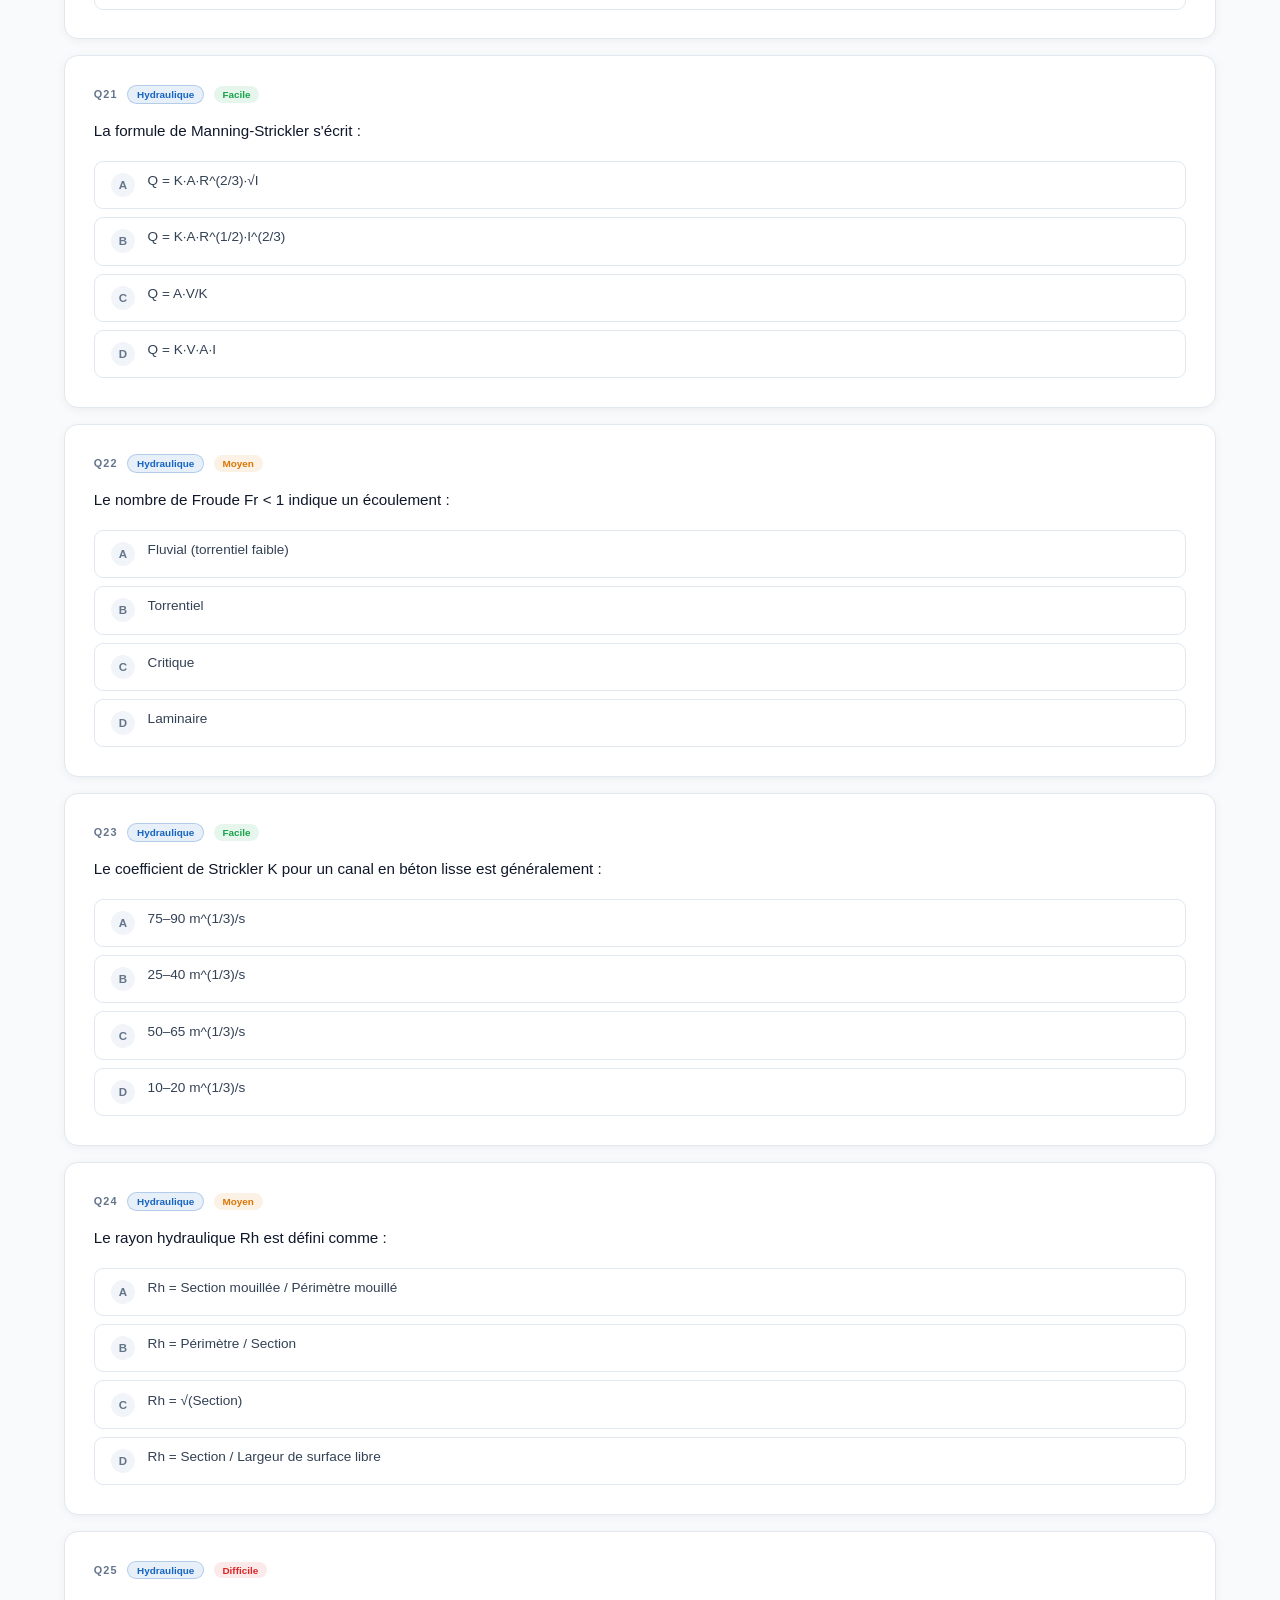
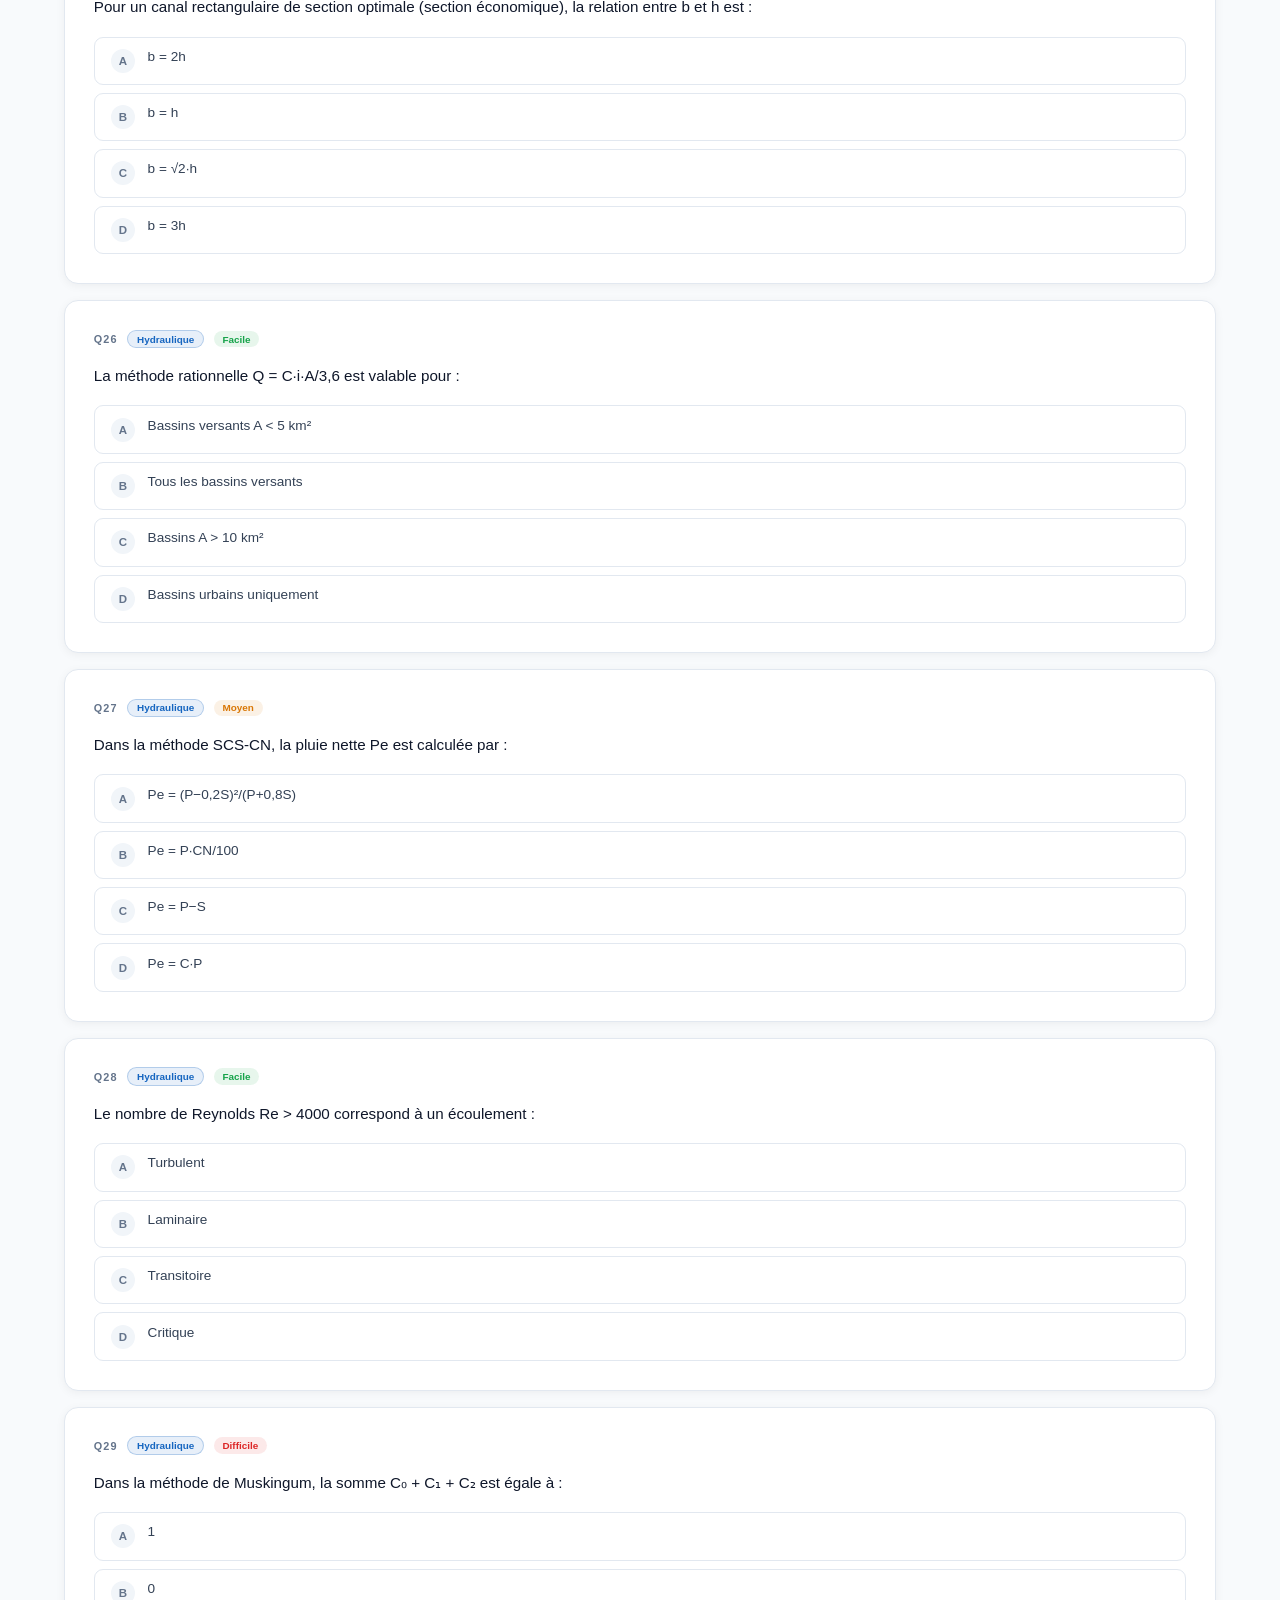
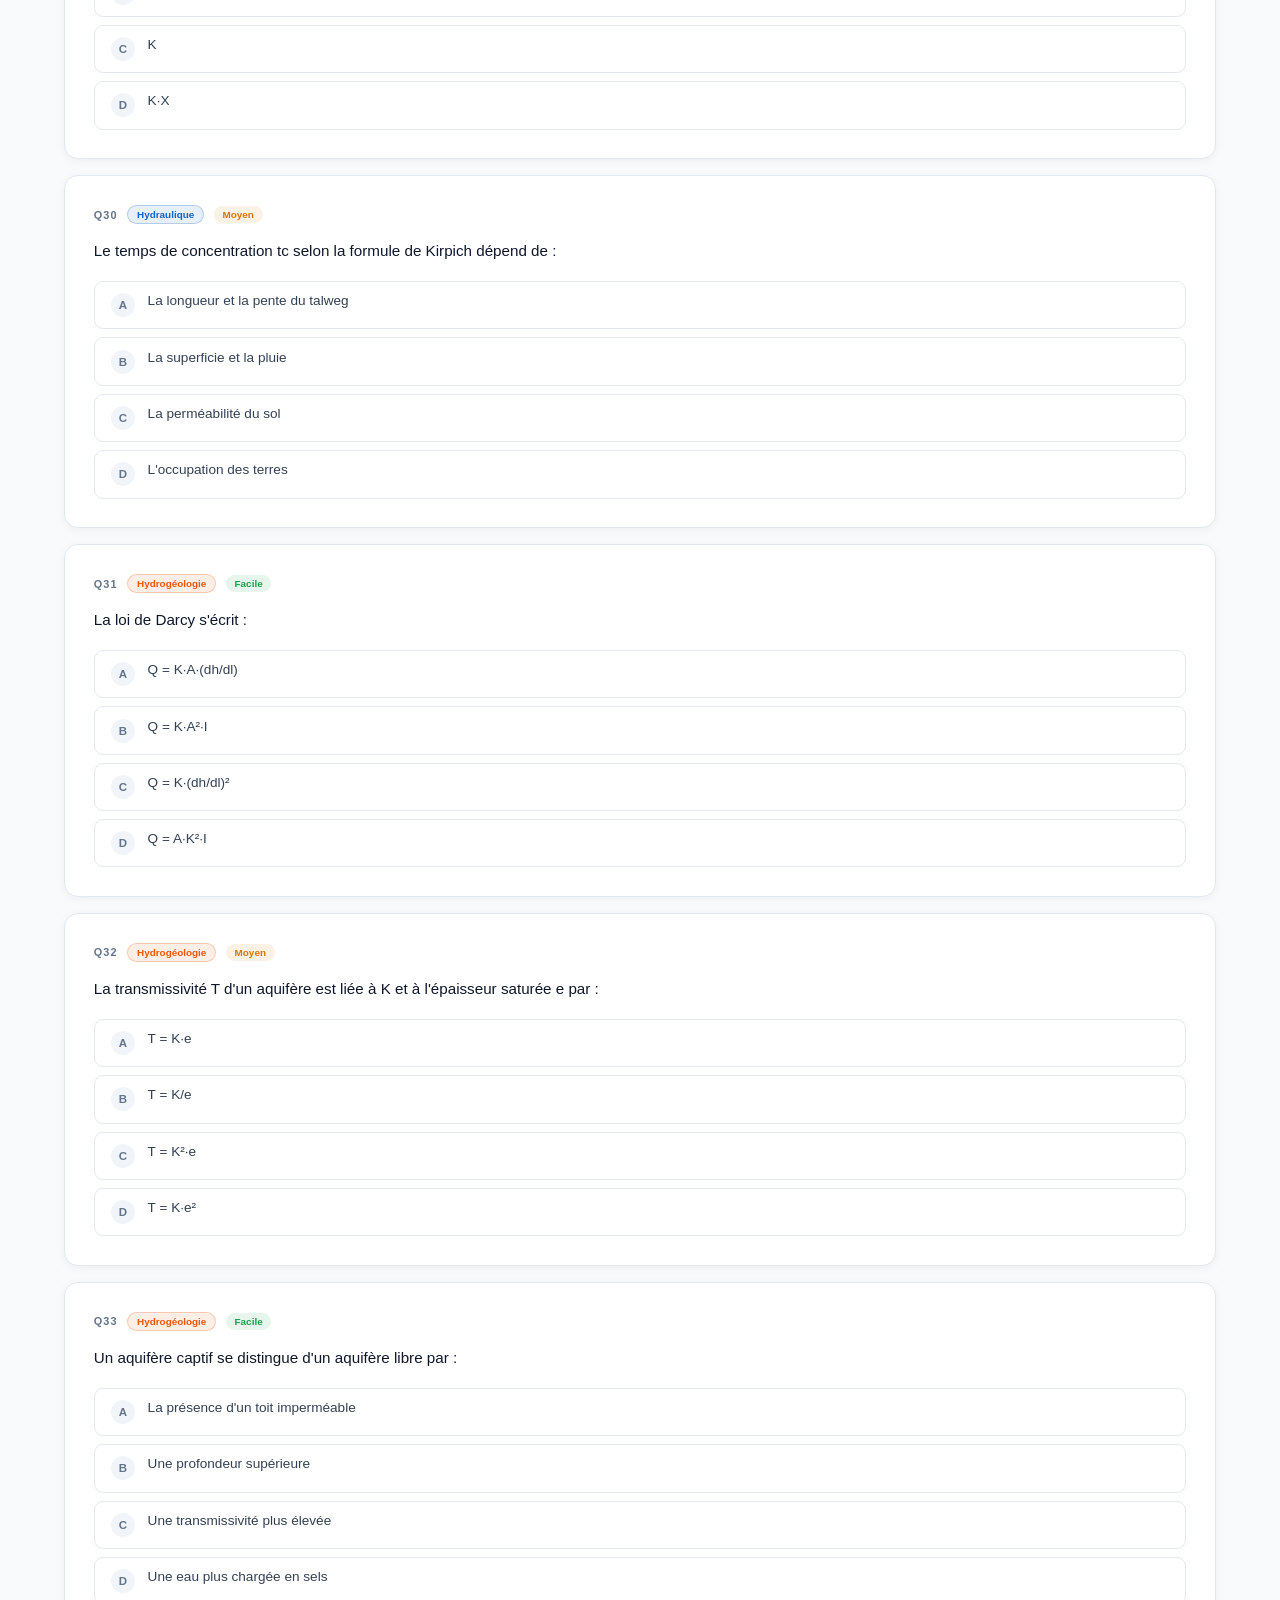
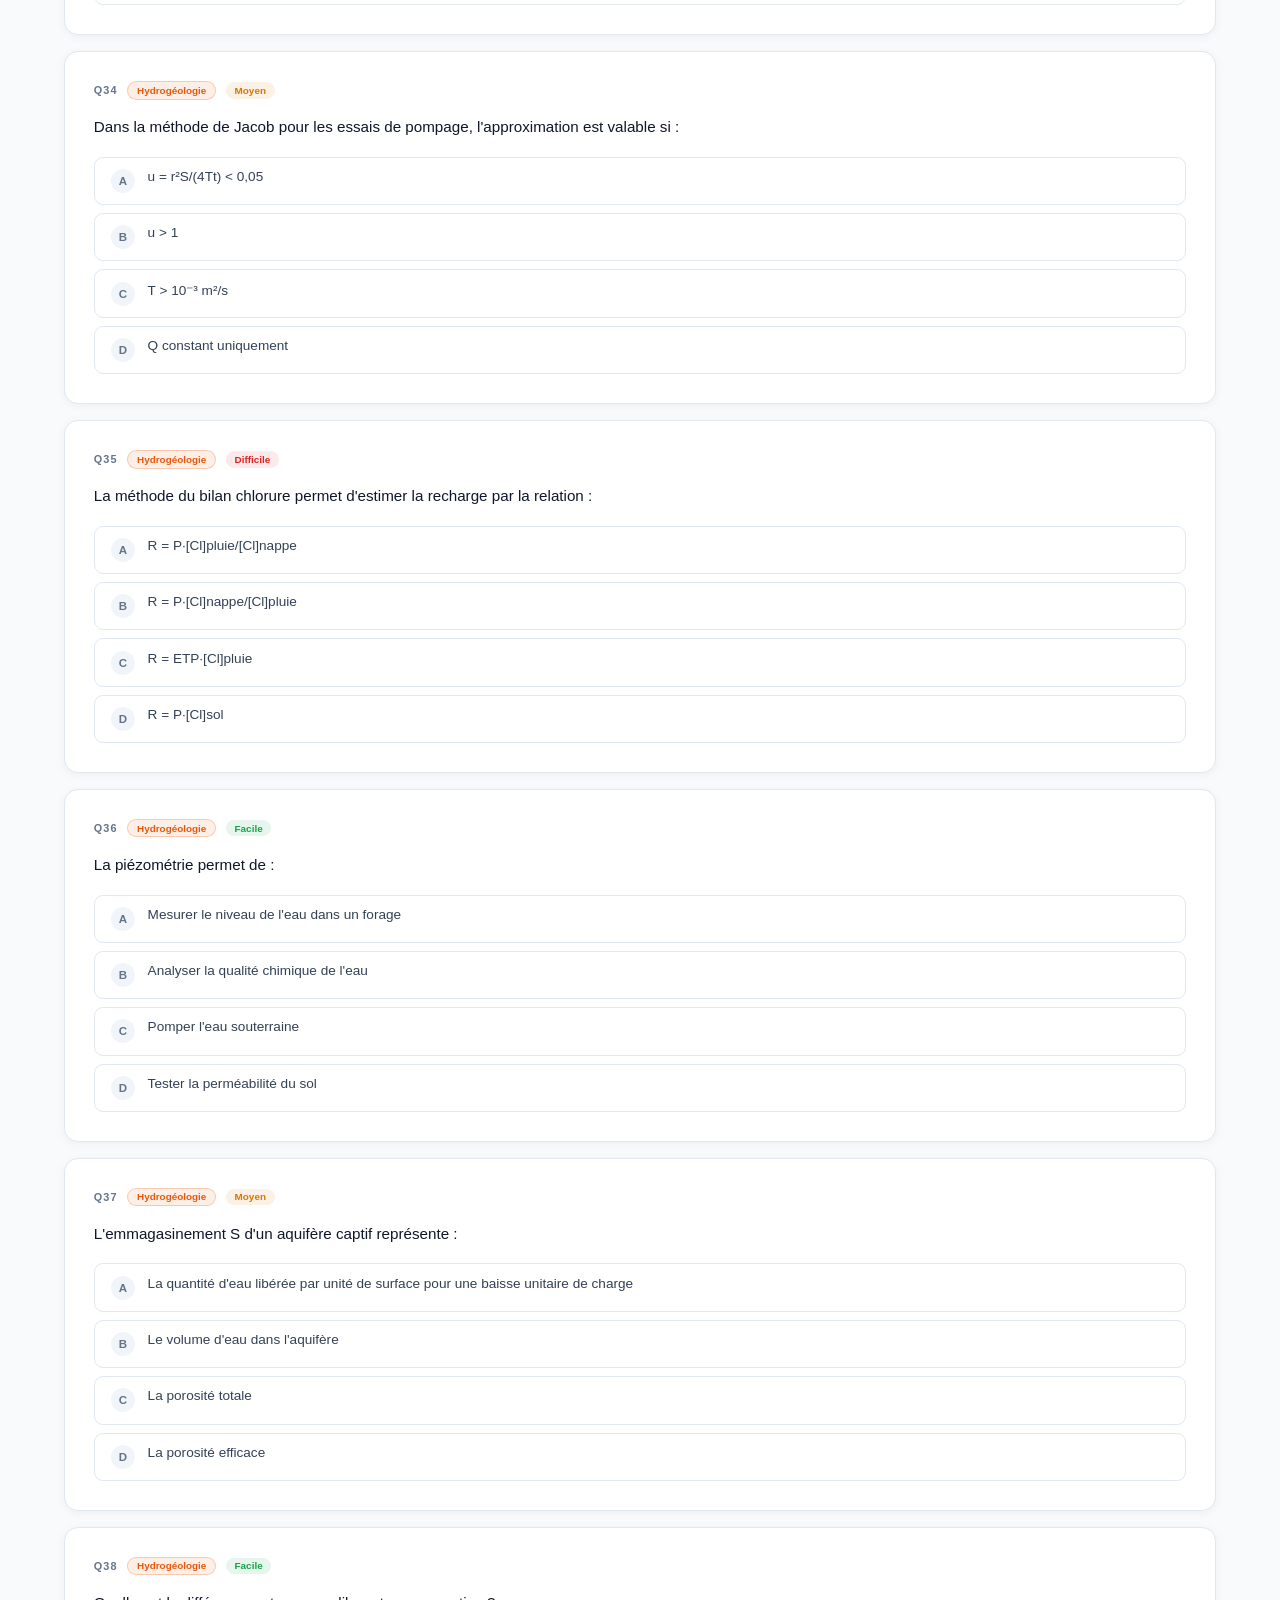
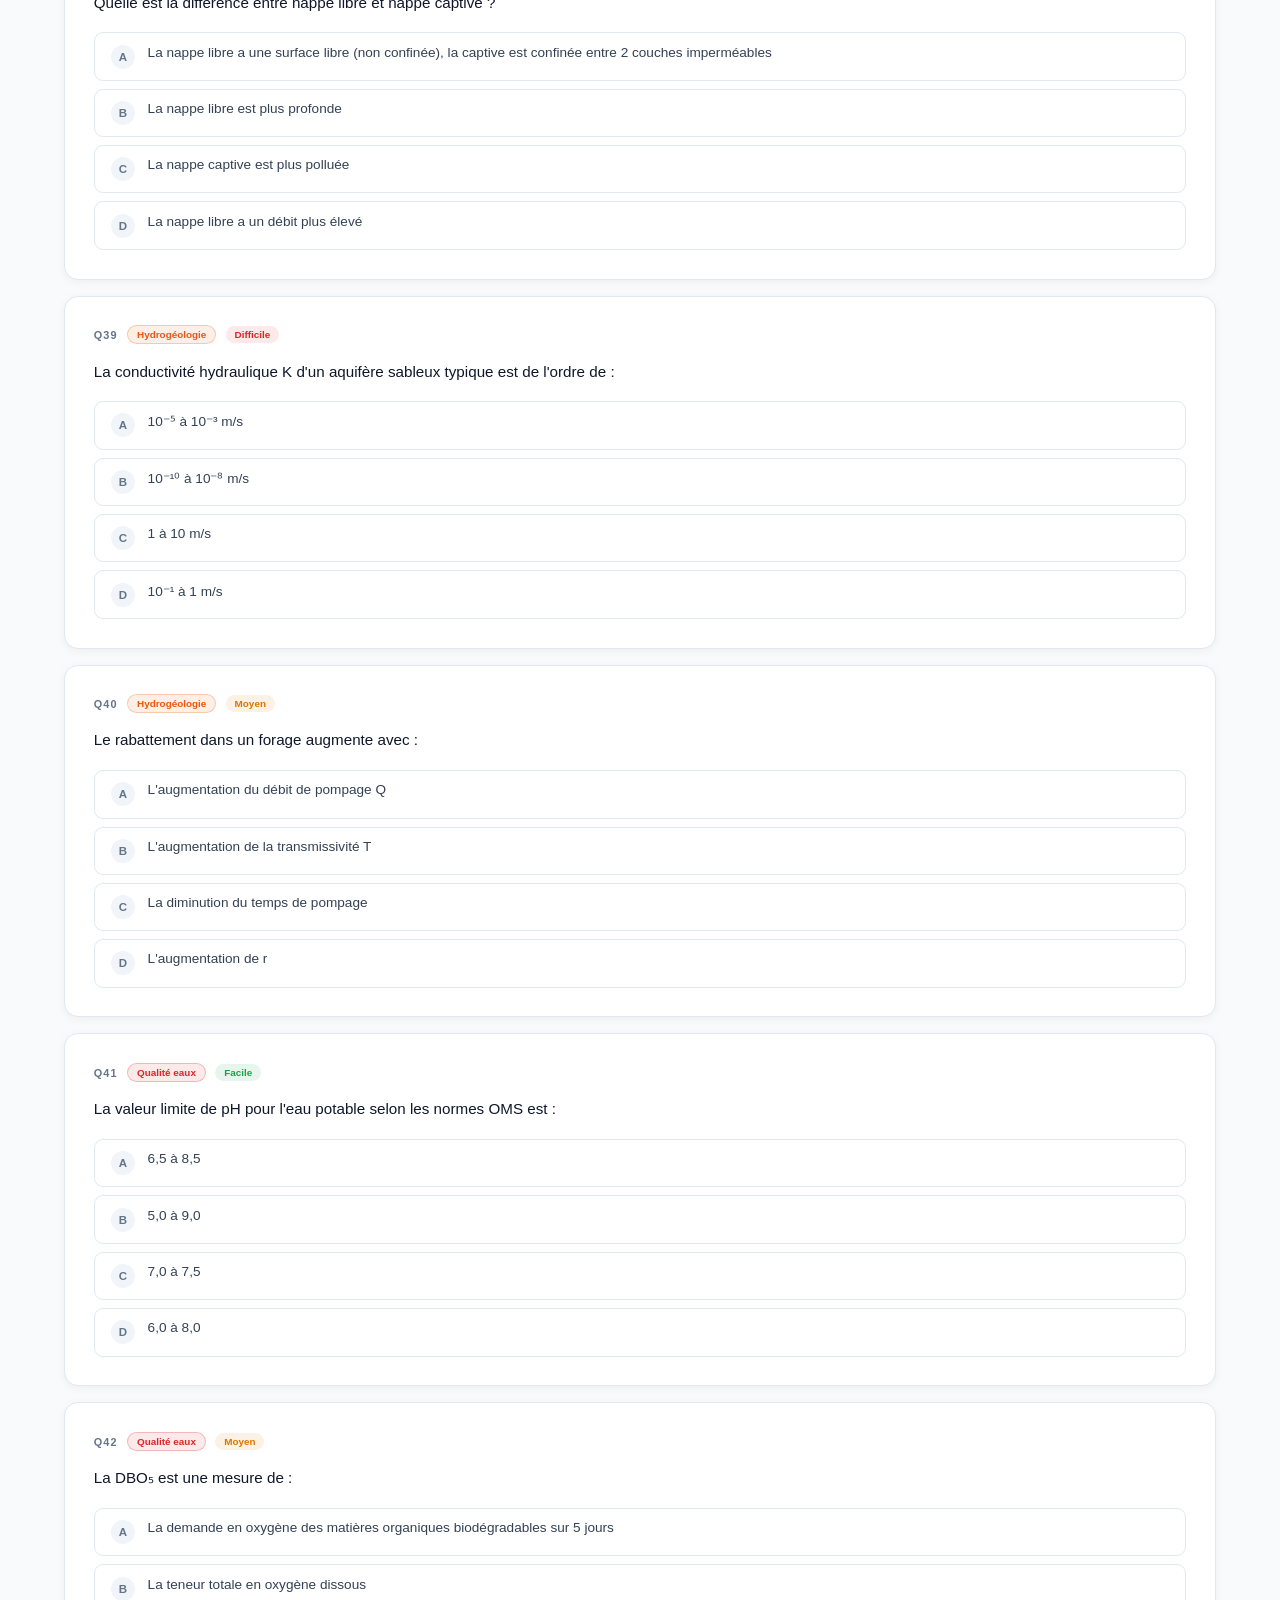
<file: révisions.html>
<!DOCTYPE html>
<html lang="fr">
<head>
<meta charset="UTF-8"/>
<meta name="viewport" content="width=device-width,initial-scale=1.0"/>
<title>Centre de Révisions — INE/UAC</title>
<link rel="icon" href="data:image/svg+xml,<svg xmlns='http://www.w3.org/2000/svg' viewBox='0 0 100 100'><rect width='100' height='100' rx='18' fill='%230a1f3c'/><text y='.9em' font-size='72' x='10'>📝</text></svg>"/>
<style>
:root{
  --navy:#0a1f3c;--blue:#1565c0;--sky:#2196f3;--cyan:#00b4d8;
  --light:#e8f4fd;--white:#fff;--g50:#f8fafc;--g100:#f1f5f9;
  --g200:#e2e8f0;--g500:#64748b;--g700:#334155;--g900:#0f172a;
  --green:#16a34a;--red:#dc2626;--gold:#d97706;--purple:#7c3aed;--orange:#ea580c;
}
*,*::before,*::after{box-sizing:border-box;margin:0;padding:0}
html{scroll-behavior:smooth}
body{font-family:'Segoe UI','Helvetica Neue',Arial,sans-serif;background:var(--g50);color:var(--g700)}

nav{position:fixed;top:0;left:0;right:0;z-index:300;background:rgba(10,31,60,.97);
    backdrop-filter:blur(20px);border-bottom:1px solid rgba(0,180,216,.2);
    display:flex;align-items:center;gap:.8rem;padding:.7rem 1.5rem;flex-wrap:wrap}
.nb{color:var(--cyan);text-decoration:none;font-size:.73rem;font-weight:600;
    padding:.28rem .7rem;border-radius:6px;border:1px solid var(--cyan);transition:all .2s;white-space:nowrap}
.nb:hover{background:var(--cyan);color:var(--navy)}
.nbrand{font-weight:700;font-size:.95rem;color:#fff;margin-right:auto}
.nbrand span{color:var(--cyan)}
.npill{font-size:.68rem;color:rgba(255,255,255,.55);text-decoration:none;
       padding:.28rem .6rem;border-radius:5px;transition:all .15s;white-space:nowrap}
.npill:hover{background:rgba(0,180,216,.15);color:var(--cyan)}

.hero{background:linear-gradient(135deg,var(--navy) 0%,#1a3a6e 55%,#0d3b6e 100%);
      padding:5.5rem 2rem 3rem;text-align:center;position:relative;overflow:hidden}
.hero::before{content:'';position:absolute;inset:0;
  background:radial-gradient(ellipse 70% 60% at 75% 35%,rgba(33,150,243,.12) 0%,transparent 60%)}
.hero-inner{position:relative;z-index:1;max-width:780px;margin:0 auto}
.hero-badge{display:inline-block;font-size:.67rem;font-weight:700;letter-spacing:.18em;
            text-transform:uppercase;color:var(--cyan);background:rgba(0,180,216,.12);
            border:1px solid rgba(0,180,216,.25);border-radius:100px;padding:.28rem .9rem;margin-bottom:1rem}
.hero h1{font-family:Georgia,serif;font-size:clamp(1.8rem,4vw,2.8rem);font-weight:700;
         color:#fff;line-height:1.2;margin-bottom:.7rem}
.hero h1 em{color:var(--cyan);font-style:normal}
.hero p{font-size:.9rem;color:rgba(255,255,255,.65);line-height:1.7;margin-bottom:1.5rem}

.stats-bar{display:flex;gap:0;justify-content:center;flex-wrap:wrap;
           background:rgba(255,255,255,.07);border:1px solid rgba(255,255,255,.1);
           border-radius:14px;padding:.9rem 1.5rem;width:fit-content;margin:0 auto;gap:.5rem}
.sb-item{text-align:center;padding:0 1.2rem}
.sb-val{font-family:Georgia,serif;font-size:1.5rem;font-weight:700;color:var(--cyan);display:block;line-height:1}
.sb-lbl{font-size:.62rem;color:rgba(255,255,255,.5);text-transform:uppercase;letter-spacing:.1em;display:block;margin-top:.2rem}
.sb-sep{width:1px;height:36px;background:rgba(255,255,255,.1);margin:auto 0}
.hero-wave{position:absolute;bottom:-2px;left:0;width:100%;z-index:1}

.main{max-width:1200px;margin:0 auto;padding:2rem 1.5rem 5rem}

.tabs{display:flex;gap:.4rem;flex-wrap:wrap;margin-bottom:2rem;
      background:var(--white);border:1px solid var(--g200);
      border-radius:12px;padding:.5rem;box-shadow:0 2px 8px rgba(0,0,0,.05)}
.tab-btn{display:flex;align-items:center;gap:.5rem;padding:.6rem 1.1rem;
         border:none;border-radius:8px;font-size:.8rem;font-weight:600;
         font-family:inherit;cursor:pointer;transition:all .2s;color:var(--g500);background:transparent}
.tab-btn:hover{background:var(--g50);color:var(--g700)}
.tab-btn.active{background:var(--blue);color:#fff;box-shadow:0 3px 10px rgba(21,101,192,.3)}
.tab-content{display:none}
.tab-content.active{display:block}

.qcm-header{display:flex;align-items:center;justify-content:space-between;
            flex-wrap:wrap;gap:1rem;margin-bottom:1.5rem}
.qcm-filters{display:flex;gap:.4rem;flex-wrap:wrap}
.qf-btn{padding:.38rem .8rem;border:1.5px solid var(--g200);border-radius:100px;
        font-size:.72rem;font-family:inherit;cursor:pointer;background:var(--white);
        color:var(--g500);transition:all .15s}
.qf-btn:hover,.qf-btn.active{border-color:var(--blue);color:var(--blue);background:var(--light);font-weight:600}

.timer-box{display:flex;align-items:center;gap:.8rem;background:var(--navy);
           border-radius:10px;padding:.6rem 1.2rem;color:#fff}
.timer-display{font-family:Georgia,serif;font-size:1.4rem;font-weight:700;color:var(--cyan);min-width:60px;text-align:center}
.timer-display.warning{color:#f59e0b;animation:pulse .8s infinite}
.timer-display.danger{color:#ef4444;animation:pulse .4s infinite}
@keyframes pulse{0%,100%{opacity:1}50%{opacity:.5}}
.timer-btn{padding:.3rem .7rem;border-radius:6px;border:1px solid rgba(255,255,255,.2);
           background:transparent;color:rgba(255,255,255,.8);font-size:.72rem;cursor:pointer;transition:all .15s}
.timer-btn:hover{background:rgba(255,255,255,.1)}
.timer-select{background:rgba(255,255,255,.1);border:1px solid rgba(255,255,255,.2);
              color:#fff;border-radius:6px;padding:.3rem .6rem;font-size:.72rem;font-family:inherit}

.score-bar{background:var(--white);border:1px solid var(--g200);border-radius:12px;
           padding:1rem 1.5rem;margin-bottom:1.5rem;display:flex;align-items:center;gap:1.5rem;flex-wrap:wrap}
.score-val{font-family:Georgia,serif;font-size:2rem;font-weight:700;color:var(--blue)}
.score-label{font-size:.78rem;color:var(--g500)}
.score-progress{flex:1;min-width:200px}
.sp-bar{height:10px;background:var(--g100);border-radius:100px;overflow:hidden;margin-top:.3rem}
.sp-fill{height:100%;border-radius:100px;transition:width .6s ease;background:linear-gradient(90deg,var(--blue),var(--cyan))}

.question-card{background:var(--white);border:1px solid var(--g200);border-radius:14px;
               padding:1.8rem;margin-bottom:1rem;box-shadow:0 2px 10px rgba(0,0,0,.05)}
.q-meta{display:flex;align-items:center;gap:.6rem;margin-bottom:.9rem;flex-wrap:wrap}
.q-num{font-size:.68rem;font-weight:700;letter-spacing:.1em;text-transform:uppercase;color:var(--g500)}
.q-badge{font-size:.62rem;font-weight:700;padding:.18rem .55rem;border-radius:100px}
.badge-stat{background:rgba(124,58,237,.1);color:var(--purple);border:1px solid rgba(124,58,237,.25)}
.badge-bilan{background:rgba(22,163,74,.1);color:var(--green);border:1px solid rgba(22,163,74,.25)}
.badge-hydraul{background:rgba(21,101,192,.1);color:var(--blue);border:1px solid rgba(21,101,192,.25)}
.badge-hydrogeo{background:rgba(234,88,12,.1);color:var(--orange);border:1px solid rgba(234,88,12,.25)}
.badge-qualite{background:rgba(220,38,38,.1);color:var(--red);border:1px solid rgba(220,38,38,.25)}
.badge-gire{background:rgba(0,180,216,.1);color:var(--cyan);border:1px solid rgba(0,180,216,.25)}
.badge-morpho{background:rgba(217,119,6,.1);color:var(--gold);border:1px solid rgba(217,119,6,.25)}
.q-diff{font-size:.62rem;font-weight:700;padding:.18rem .55rem;border-radius:100px}
.diff-easy{background:rgba(22,163,74,.1);color:var(--green)}
.diff-med{background:rgba(217,119,6,.1);color:var(--gold)}
.diff-hard{background:rgba(220,38,38,.1);color:var(--red)}
.q-text{font-size:.95rem;color:var(--g900);line-height:1.65;margin-bottom:1.1rem;font-weight:500}
.q-options{display:flex;flex-direction:column;gap:.5rem}
.q-opt{display:flex;align-items:flex-start;gap:.8rem;padding:.7rem 1rem;
       border:1.5px solid var(--g200);border-radius:9px;cursor:pointer;
       transition:all .2s;font-size:.85rem;color:var(--g700)}
.q-opt:hover:not(.disabled){border-color:var(--blue);background:var(--light)}
.q-opt.selected{border-color:var(--blue);background:var(--light)}
.q-opt.correct{border-color:var(--green);background:rgba(22,163,74,.08);color:var(--green);font-weight:600}
.q-opt.wrong{border-color:var(--red);background:rgba(220,38,38,.06);color:var(--red)}
.q-opt.disabled{cursor:default}
.opt-letter{width:24px;height:24px;border-radius:50%;background:var(--g100);color:var(--g500);
            display:flex;align-items:center;justify-content:center;font-size:.72rem;
            font-weight:700;flex-shrink:0;transition:all .2s}
.q-opt.selected .opt-letter{background:var(--blue);color:#fff}
.q-opt.correct .opt-letter{background:var(--green);color:#fff}
.q-opt.wrong .opt-letter{background:var(--red);color:#fff}
.q-explanation{margin-top:.9rem;padding:.8rem 1rem;background:rgba(22,163,74,.06);
               border:1px solid rgba(22,163,74,.2);border-radius:8px;
               font-size:.8rem;color:var(--g700);line-height:1.6;display:none}
.q-explanation.show{display:block}
.q-explanation strong{color:var(--green)}

.qcm-controls{display:flex;gap:.7rem;margin-top:1.5rem;flex-wrap:wrap}
.btn-primary{padding:.65rem 1.4rem;background:linear-gradient(135deg,var(--blue),var(--sky));
             color:#fff;border:none;border-radius:9px;font-size:.85rem;font-weight:700;
             font-family:inherit;cursor:pointer;transition:all .2s;
             box-shadow:0 3px 12px rgba(21,101,192,.28)}
.btn-primary:hover{transform:translateY(-1px);box-shadow:0 5px 18px rgba(21,101,192,.4)}
.btn-secondary{padding:.65rem 1.2rem;background:transparent;color:var(--g500);
               border:1.5px solid var(--g200);border-radius:9px;font-size:.85rem;
               font-family:inherit;cursor:pointer;transition:all .2s}
.btn-secondary:hover{background:var(--g100);color:var(--g700)}
.btn-success{padding:.65rem 1.2rem;background:linear-gradient(135deg,var(--green),#15803d);
             color:#fff;border:none;border-radius:9px;font-size:.85rem;font-weight:700;
             font-family:inherit;cursor:pointer;transition:all .2s}

.epreuve-grid{display:grid;grid-template-columns:repeat(3,1fr);gap:1.2rem;margin-bottom:2rem}
.ep-card{background:var(--white);border:1px solid var(--g200);border-radius:14px;
         overflow:hidden;box-shadow:0 2px 10px rgba(0,0,0,.05);
         transition:transform .25s,box-shadow .25s}
.ep-card:hover{transform:translateY(-3px);box-shadow:0 8px 24px rgba(0,0,0,.1)}
.ep-header{padding:1.1rem 1.3rem;background:linear-gradient(135deg,var(--navy),#1a3a6e)}
.ep-year{font-size:.62rem;font-weight:700;letter-spacing:.12em;text-transform:uppercase;
         color:var(--cyan);margin-bottom:.3rem}
.ep-title{font-family:Georgia,serif;font-size:.95rem;font-weight:700;color:#fff;line-height:1.3}
.ep-body{padding:1.1rem 1.3rem}
.ep-meta{display:flex;gap:.5rem;flex-wrap:wrap;margin-bottom:.7rem}
.ep-tag{font-size:.62rem;padding:.15rem .5rem;border-radius:100px;font-weight:600}
.ep-duration{font-size:.75rem;color:var(--g500);margin-bottom:.7rem}
.ep-btn{display:flex;gap:.4rem}
.ep-btn button{flex:1;padding:.48rem;border:none;border-radius:7px;font-size:.73rem;
               font-weight:600;font-family:inherit;cursor:pointer;transition:all .15s}
.ep-btn .btn-view{background:var(--light);color:var(--blue)}
.ep-btn .btn-view:hover{background:rgba(21,101,192,.15)}
.ep-btn .btn-corr{background:rgba(22,163,74,.1);color:var(--green)}
.ep-btn .btn-corr:hover{background:rgba(22,163,74,.2)}

.epreuve-detail{background:var(--white);border:1px solid var(--g200);border-radius:14px;
                padding:2rem;display:none;box-shadow:0 3px 14px rgba(0,0,0,.07)}
.epreuve-detail.show{display:block}
.ed-header{border-bottom:2px solid var(--g200);padding-bottom:1rem;margin-bottom:1.5rem}
.ed-title{font-family:Georgia,serif;font-size:1.3rem;font-weight:700;color:var(--navy);margin-bottom:.4rem}
.exercise{background:var(--g50);border:1px solid var(--g200);border-radius:10px;
          padding:1.3rem;margin-bottom:1rem}
.ex-num{font-size:.68rem;font-weight:700;letter-spacing:.12em;text-transform:uppercase;
        color:var(--blue);margin-bottom:.5rem}
.ex-text{font-size:.88rem;color:var(--g900);line-height:1.7;margin-bottom:.6rem}
.ex-data{background:var(--white);border:1px solid var(--g200);border-radius:7px;
         padding:.7rem 1rem;font-family:'Courier New',monospace;font-size:.8rem;
         color:var(--g700);margin-bottom:.6rem}
.corr-btn{padding:.4rem .9rem;background:rgba(22,163,74,.1);color:var(--green);
          border:1px solid rgba(22,163,74,.25);border-radius:7px;font-size:.73rem;
          font-weight:600;font-family:inherit;cursor:pointer;transition:all .15s}
.corr-btn:hover{background:rgba(22,163,74,.2)}
.correction{background:rgba(22,163,74,.04);border:1px solid rgba(22,163,74,.2);
            border-radius:8px;padding:1rem;margin-top:.7rem;display:none}
.correction.show{display:block}
.corr-step{display:flex;gap:.8rem;margin-bottom:.7rem;align-items:flex-start;font-size:.83rem;color:var(--g700);line-height:1.65}
.step-num{width:22px;height:22px;border-radius:50%;background:var(--blue);color:#fff;
          display:flex;align-items:center;justify-content:center;font-size:.65rem;
          font-weight:700;flex-shrink:0;margin-top:.1rem}
.corr-result{background:var(--navy);border-radius:7px;padding:.6rem .9rem;
             font-family:Georgia,serif;font-size:.9rem;color:var(--cyan);
             font-weight:700;margin-top:.5rem;text-align:center}

.exo-list{display:flex;flex-direction:column;gap:1rem}
.exo-card{background:var(--white);border:1px solid var(--g200);border-radius:14px;
          overflow:hidden;box-shadow:0 2px 8px rgba(0,0,0,.05)}
.exo-header{display:flex;align-items:center;gap:1rem;padding:1rem 1.3rem;
            border-bottom:1px solid var(--g100);cursor:pointer;background:var(--g50)}
.exo-header:hover{background:var(--g100)}
.exo-icon{width:38px;height:38px;border-radius:9px;display:flex;align-items:center;
          justify-content:center;font-size:1.1rem;flex-shrink:0}
.exo-title-wrap{flex:1}
.exo-title{font-weight:700;font-size:.9rem;color:var(--navy)}
.exo-subtitle{font-size:.72rem;color:var(--g500);margin-top:.1rem}
.exo-toggle{color:var(--g500);font-size:.75rem;transition:transform .25s}
.exo-card.open .exo-toggle{transform:rotate(180deg)}
.exo-body{display:none;padding:1.3rem}
.exo-card.open .exo-body{display:block}
.exo-enonce{font-size:.85rem;color:var(--g900);line-height:1.7;margin-bottom:.9rem}
.exo-donnees{background:var(--g50);border:1px solid var(--g200);border-radius:8px;
             padding:.8rem 1rem;font-size:.82rem;margin-bottom:1rem}
.exo-donnees strong{color:var(--navy);display:block;margin-bottom:.3rem}
.solution-btn{padding:.45rem 1rem;background:rgba(21,101,192,.1);color:var(--blue);
              border:1px solid rgba(21,101,192,.25);border-radius:7px;font-size:.75rem;
              font-weight:600;font-family:inherit;cursor:pointer;transition:all .15s;margin-bottom:.8rem}
.solution-btn:hover{background:rgba(21,101,192,.2)}
.solution{background:rgba(21,101,192,.04);border:1px solid rgba(21,101,192,.15);
          border-radius:10px;padding:1.2rem;display:none}
.solution.show{display:block}
.sol-step{margin-bottom:1rem;padding-bottom:1rem;border-bottom:1px solid var(--g200)}
.sol-step:last-child{border-bottom:none;margin-bottom:0;padding-bottom:0}
.sol-step-title{font-size:.75rem;font-weight:700;text-transform:uppercase;letter-spacing:.1em;
                color:var(--blue);margin-bottom:.4rem}
.sol-formula{background:var(--navy);border-radius:6px;padding:.5rem .9rem;
             font-family:'Courier New',monospace;font-size:.82rem;color:var(--cyan);
             margin:.4rem 0;display:inline-block}
.sol-text{font-size:.83rem;color:var(--g700);line-height:1.65}
.sol-result{font-family:Georgia,serif;font-size:1rem;font-weight:700;color:var(--green);
            background:rgba(22,163,74,.08);border:1px solid rgba(22,163,74,.2);
            border-radius:6px;padding:.4rem .8rem;display:inline-block;margin-top:.3rem}

.fiches-grid{display:grid;grid-template-columns:repeat(3,1fr);gap:1.2rem}
.fiche-card{background:var(--white);border:1px solid var(--g200);border-radius:14px;
            overflow:hidden;box-shadow:0 2px 8px rgba(0,0,0,.05);
            transition:transform .25s,box-shadow .25s;cursor:pointer}
.fiche-card:hover{transform:translateY(-3px);box-shadow:0 8px 24px rgba(0,0,0,.1)}
.fiche-top{padding:1.3rem;background:linear-gradient(135deg,var(--navy),#1a3a6e);position:relative}
.fiche-emoji{font-size:2rem;display:block;margin-bottom:.5rem}
.fiche-title{font-family:Georgia,serif;font-size:.95rem;font-weight:700;color:#fff}
.fiche-count{position:absolute;top:.8rem;right:.8rem;font-size:.65rem;font-weight:700;
             background:rgba(0,180,216,.2);color:var(--cyan);border:1px solid rgba(0,180,216,.3);
             border-radius:100px;padding:.15rem .5rem}
.fiche-body{padding:1rem 1.3rem}
.fiche-tags{display:flex;flex-wrap:wrap;gap:.3rem;margin-bottom:.7rem}
.fiche-tag{font-size:.65rem;background:var(--g100);color:var(--g500);
           border-radius:100px;padding:.15rem .5rem}
.fiche-preview{font-size:.78rem;color:var(--g500);line-height:1.5}

.fiche-detail{background:var(--white);border:1px solid var(--g200);border-radius:14px;
              padding:2rem;display:none;margin-top:1rem}
.fiche-detail.show{display:block}
.fd-title{font-family:Georgia,serif;font-size:1.3rem;font-weight:700;color:var(--navy);margin-bottom:1.2rem}
.fd-section{margin-bottom:1.5rem}
.fd-section-title{font-size:.72rem;font-weight:700;text-transform:uppercase;letter-spacing:.12em;
                  color:var(--blue);margin-bottom:.7rem;padding-bottom:.35rem;
                  border-bottom:2px solid var(--light)}
.fd-content{font-size:.85rem;color:var(--g700);line-height:1.75}
.fd-formula{background:var(--navy);border-radius:8px;padding:.7rem 1.1rem;
            font-family:'Courier New',monospace;font-size:.88rem;color:var(--cyan);
            margin:.5rem 0;display:block}
.fd-table{width:100%;border-collapse:collapse;font-size:.78rem;margin:.5rem 0}
.fd-table th{background:var(--navy);color:#fff;padding:.45rem .65rem;text-align:left;font-size:.72rem;letter-spacing:.06em;text-transform:uppercase}
.fd-table td{padding:.4rem .65rem;border-bottom:1px solid var(--g200)}
.fd-table tr:nth-child(even) td{background:var(--g50)}
.fd-key-point{display:flex;gap:.7rem;align-items:flex-start;padding:.6rem .8rem;
              background:rgba(21,101,192,.05);border-radius:7px;margin-bottom:.4rem;
              font-size:.82rem;color:var(--g700)}
.fd-key-point::before{content:'💡';flex-shrink:0}

.result-screen{background:var(--white);border:1px solid var(--g200);border-radius:16px;
               padding:3rem 2rem;text-align:center;display:none}
.result-screen.show{display:block}
.result-score{font-family:Georgia,serif;font-size:4rem;font-weight:700;margin-bottom:.5rem}
.result-grade{font-size:1.2rem;font-weight:600;margin-bottom:1rem}
.result-msg{font-size:.9rem;color:var(--g500);margin-bottom:2rem;line-height:1.6}
.result-detail{display:grid;grid-template-columns:repeat(3,1fr);gap:1rem;margin-bottom:2rem}
.rd-item{background:var(--g50);border-radius:10px;padding:.9rem;text-align:center}
.rd-val{font-family:Georgia,serif;font-size:1.8rem;font-weight:700}
.rd-lbl{font-size:.68rem;color:var(--g500);text-transform:uppercase;letter-spacing:.08em}

.notif{position:fixed;bottom:1.5rem;left:50%;transform:translateX(-50%) translateY(60px);
       background:var(--navy);color:#fff;border-radius:10px;padding:.65rem 1.2rem;
       font-size:.76rem;z-index:2000;opacity:0;transition:all .3s;
       border-left:4px solid var(--cyan);white-space:nowrap;pointer-events:none}
.notif.show{transform:translateX(-50%) translateY(0);opacity:1}

#btt{position:fixed;bottom:1.8rem;right:1.8rem;width:42px;height:42px;border-radius:50%;
     background:linear-gradient(135deg,var(--blue),var(--sky));color:#fff;border:none;
     cursor:pointer;font-size:1rem;font-weight:700;display:flex;align-items:center;
     justify-content:center;opacity:0;transform:translateY(20px);
     transition:opacity .3s,transform .3s;z-index:999}
#btt.visible{opacity:1;transform:translateY(0)}

@media(max-width:900px){.epreuve-grid,.fiches-grid{grid-template-columns:1fr 1fr}}
@media(max-width:600px){.epreuve-grid,.fiches-grid{grid-template-columns:1fr}.result-detail{grid-template-columns:1fr}.sb-sep{display:none}}
</style>
</head>
<body>

<nav>
  <a href="index.html" class="nb">← Hydro</a>
  <div class="nbrand">Révisions <span>INE</span></div>
  <a href="calculator.html" class="npill">🧮 Calc</a>
  <a href="analyse.html" class="npill">📊 Analyse</a>
  <a href="carte.html" class="npill">🗺️ Carte</a>
  <a href="profil.html" class="npill">👤 Profil</a>
  <a href="BiblioHydro.html" class="npill">📚 Bibliothèques</a>
</nav>

<div class="hero">
  <div class="hero-inner">
    <div class="hero-badge">📝 Centre de révisions · INE–UAC · Licence S3A54</div>
    <h1>Centre de <em>Révisions</em></h1>
    <p>QCM interactifs, épreuves corrigées, exercices numériques étape par étape et fiches de révision pour tous les thèmes de la filière.</p>
    <div class="stats-bar">
      <div class="sb-item"><span class="sb-val">80</span><span class="sb-lbl">Questions QCM</span></div>
      <div class="sb-sep"></div>
      <div class="sb-item"><span class="sb-val">19</span><span class="sb-lbl">Épreuves</span></div>
      <div class="sb-sep"></div>
      <div class="sb-item"><span class="sb-val">15</span><span class="sb-lbl">Exercices résolus</span></div>
      <div class="sb-sep"></div>
      <div class="sb-item"><span class="sb-val">7</span><span class="sb-lbl">Fiches de révision</span></div>
    </div>
  </div>
  <svg class="hero-wave" viewBox="0 0 1440 50" preserveAspectRatio="none">
    <path d="M0,25 C360,50 1080,0 1440,25 L1440,50 L0,50 Z" fill="#f8fafc"/>
  </svg>
</div>

<div class="main">

<div class="tabs">
  <button class="tab-btn active" onclick="showTab('qcm',this)">🎯 QCM Interactif</button>
  <button class="tab-btn" onclick="showTab('epreuves',this)">📄 Épreuves Corrigées</button>
  <button class="tab-btn" onclick="showTab('exercices',this)">🔢 Exercices Numériques</button>
  <button class="tab-btn" onclick="showTab('fiches',this)">📚 Fiches de Révision</button>
</div>

<div class="tab-content active" id="tab-qcm">

  <div class="qcm-header">
    <div class="qcm-filters">
      <button class="qf-btn active" onclick="filterQCM('all',this)">Toutes</button>
      <button class="qf-btn" onclick="filterQCM('stat',this)">Statistiques</button>
      <button class="qf-btn" onclick="filterQCM('bilan',this)">Bilan hydrique</button>
      <button class="qf-btn" onclick="filterQCM('hydraul',this)">Hydraulique</button>
      <button class="qf-btn" onclick="filterQCM('hydrogeo',this)">Hydrogéologie</button>
      <button class="qf-btn" onclick="filterQCM('qualite',this)">Qualité eaux</button>
      <button class="qf-btn" onclick="filterQCM('gire',this)">GIRE</button>
      <button class="qf-btn" onclick="filterQCM('morpho',this)">Morphométrie</button>
    </div>
    <div class="timer-box">
      <span>⏱️</span>
      <div class="timer-display" id="timerDisplay">00:00</div>
      <select class="timer-select" id="timerDuration">
        <option value="0">Libre</option>
        <option value="600">10 min</option>
        <option value="1200">20 min</option>
        <option value="1800" selected>30 min</option>
        <option value="3600">60 min</option>
      </select>
      <button class="timer-btn" onclick="startTimer()">▶</button>
      <button class="timer-btn" onclick="stopTimer()">⏹</button>
    </div>
  </div>

  <div class="score-bar" id="scoreBar">
    <div><div class="score-val" id="scoreVal">0/0</div><div class="score-label">Score actuel</div></div>
    <div class="score-progress">
      <div style="display:flex;justify-content:space-between;font-size:.72rem;color:var(--g500)">
        <span>Progression</span><span id="progressTxt">0 question(s) répondue(s)</span>
      </div>
      <div class="sp-bar"><div class="sp-fill" id="spFill" style="width:0%"></div></div>
    </div>
    <div style="display:flex;gap:.5rem">
      <button class="btn-primary" onclick="submitQCM()">✅ Valider</button>
      <button class="btn-secondary" onclick="resetQCM()">↺ Recommencer</button>
    </div>
  </div>

  <div id="questionsContainer"></div>

  <div class="result-screen" id="resultScreen">
    <div class="result-score" id="resultScore">—</div>
    <div class="result-grade" id="resultGrade">—</div>
    <div class="result-msg" id="resultMsg">—</div>
    <div class="result-detail">
      <div class="rd-item"><div class="rd-val" id="rdCorrect" style="color:var(--green)">—</div><div class="rd-lbl">Correctes</div></div>
      <div class="rd-item"><div class="rd-val" id="rdWrong" style="color:var(--red)">—</div><div class="rd-lbl">Incorrectes</div></div>
      <div class="rd-item"><div class="rd-val" id="rdTime" style="color:var(--blue)">—</div><div class="rd-lbl">Temps</div></div>
    </div>
    <button class="btn-primary" onclick="resetQCM()" style="margin-right:.5rem">🔄 Recommencer</button>
    <button class="btn-secondary" onclick="showTab('epreuves',document.querySelectorAll('.tab-btn')[1])">📄 Voir les épreuves</button>
  </div>
</div>

<div class="tab-content" id="tab-epreuves">
  <div class="epreuve-grid" id="epreuveGrid"></div>
  <div class="epreuve-detail" id="epreuveDetail"></div>
</div>

<div class="tab-content" id="tab-exercices">
  <div class="exo-list" id="exoList"></div>
</div>

<div class="tab-content" id="tab-fiches">
  <div class="fiches-grid" id="fichesGrid"></div>
  <div class="fiche-detail" id="ficheDetail"></div>
</div>

</div>

<div class="notif" id="notif"></div>
<button id="btt" onclick="window.scrollTo({top:0,behavior:'smooth'})">↑</button>
<footer style="background:var(--navy);color:rgba(255,255,255,.4);text-align:center;padding:1.4rem;font-size:.72rem">
  Révisions · <a href="index.html" style="color:var(--cyan);text-decoration:none">Hydrologie</a> · <a href="calculator.html" style="color:var(--cyan);text-decoration:none">Calculateurs</a> · INE–UAC · Bénin
</footer>

<script>
const QUESTIONS = [

{id:1,cat:'stat',diff:'easy',q:"Quelle est la formule de la variable réduite de Gumbel ?",opts:["y = -ln(-ln(F))", "y = (X-μ)/σ", "y = ln(X/X̄)", "y = F/(1-F)"],ans:0,exp:"La variable réduite de Gumbel est y = −ln(−ln(F)) où F est la fréquence de non-dépassement. Elle linéarise la relation X = f(F) sur papier Gumbel."},
{id:2,cat:'stat',diff:'easy',q:"Dans la méthode des moments pour la loi de Gumbel, le paramètre d'échelle α est :",opts:["α = s·√6/π", "α = s·π/√6", "α = s/√6", "α = s·√2/π"],ans:0,exp:"Par la méthode des moments : α = s·√6/π ≈ 0,7797·s et u = x̄ − 0,5772·α (u est le paramètre de position)."},
{id:3,cat:'stat',diff:'med',q:"Un test KS donne Dn = 0,18 pour n = 30 observations. La valeur critique au seuil 5% est Dcrit = 0,242. Quelle conclusion ?",opts:["La loi est acceptée (Dn < Dcrit)","La loi est rejetée (Dn > Dcrit)","Le test est non concluant","Il faut un échantillon plus grand"],ans:0,exp:"Dn = 0,18 < Dcrit = 0,242 → on ne peut pas rejeter l'hypothèse nulle au seuil α = 5%. La loi ajustée est statistiquement acceptable."},
{id:4,cat:'stat',diff:'med',q:"Le coefficient de variation Cv d'une série pluviométrique est de 35%. Ce régime est caractérisé par :",opts:["Forte variabilité interannuelle","Régime très homogène","Variabilité modérée","Série non analysable"],ans:0,exp:"Cv < 15% : homogène · 15–30% : variabilité modérée · > 30% : forte irrégularité interannuelle. Cv = 35% indique un régime pluviométrique très variable."},
{id:5,cat:'stat',diff:'hard',q:"Pour un ajustement Gumbel avec u = 50 mm et α = 20 mm, quelle est la pluie pour T = 100 ans ?",opts:["141,9 mm","120 mm","135,4 mm","160 mm"],ans:0,exp:"y(100) = -ln(-ln(1-1/100)) = -ln(-ln(0,99)) ≈ 4,600. X(100) = u + α·y = 50 + 20×4,600 = 142 mm ≈ 141,9 mm."},
{id:6,cat:'stat',diff:'easy',q:"La médiane d'une série correspond à la fréquence de dépassement :",opts:["50%","25%","75%","33%"],ans:0,exp:"La médiane est la valeur centrale de la série classée. Elle correspond à F = 50% sur la courbe des fréquences cumulées, soit Q50%."},
{id:7,cat:'stat',diff:'med',q:"Le test de Mann-Kendall permet de détecter :",opts:["Une tendance monotone dans une série","Une rupture de stationnarité","La normalité d'une série","Des valeurs aberrantes"],ans:0,exp:"Mann-Kendall est un test non paramétrique de tendance monotone (croissante ou décroissante). Le test de Pettitt est utilisé pour les ruptures, KS pour la normalité, et Grubbs pour les aberrantes."},
{id:8,cat:'stat',diff:'hard',q:"Le coefficient d'asymétrie Cs d'une série est de 1,8. Cela indique :",opts:["Distribution étalée vers les grandes valeurs","Distribution symétrique","Distribution étalée vers les petites valeurs","Distribution bimodale"],ans:0,exp:"Cs > 0 : asymétrie positive (queue droite, étalée vers les grandes valeurs). Cs = 0 : symétrique. Cs < 0 : asymétrie négative. Pour les débits de crue, Cs est souvent positif."},
{id:9,cat:'stat',diff:'easy',q:"Dans la formule de Weibull, la fréquence empirique du rang i dans une série de n valeurs est :",opts:["F = i/(n+1)","F = i/n","F = (i-0,5)/n","F = i/(n-1)"],ans:0,exp:"La formule de Weibull F = i/(n+1) est la plus utilisée en hydrologie. Elle donne une probabilité de non-dépassement comprise entre 0 et 1 (jamais 0 ni 1 exactement)."},
{id:10,cat:'stat',diff:'med',q:"L'approximation de Wilson-Hilferty est utilisée pour calculer les quantiles de la loi :",opts:["Pearson III","Gumbel","Normale","Log-Normale"],ans:0,exp:"L'approximation de Wilson-Hilferty X(T) = x̄ + K(T,Cs)·s permet de calculer les quantiles de la loi de Pearson III (gamma décalée) sans tables, en fonction du coefficient d'asymétrie Cs."},

{id:11,cat:'bilan',diff:'easy',q:"La méthode de Thornthwaite calcule l'ETP à partir :",opts:["De la température et de la durée du jour","Du rayonnement solaire uniquement","De la vitesse du vent et de l'humidité","De la pression atmosphérique"],ans:0,exp:"Thornthwaite utilise la température mensuelle et la photoperiode (durée du jour). L'ETP est calculée via l'indice thermique I et la formule ETP = 16·(10T/I)^a, puis corrigée par la durée du jour."},
{id:12,cat:'bilan',diff:'med',q:"Dans le bilan hydrologique P = ETR + R + ΔS, que représente R ?",opts:["Ruissellement et écoulement vers l'exutoire","Rayonnement","Recharge de la nappe","Résidu"],ans:0,exp:"P = précipitations, ETR = évapotranspiration réelle, R = lame ruisselée (écoulements vers l'exutoire), ΔS = variation du stock (sol, nappe). Sur une longue période, ΔS ≈ 0 et P ≈ ETR + R."},
{id:13,cat:'bilan',diff:'easy',q:"La formule de Turc pour l'ETP est basée sur :",opts:["La température et le rayonnement global","La pression de vapeur saturante","La conductance stomatique","L'albédo de surface"],ans:0,exp:"ETP Turc = 0,4·T/(T+15)·(Rg+50) si HR ≥ 50%, avec correction si HR < 50%. Simple d'utilisation mais moins précise que Penman-Monteith qui intègre aussi le vent et l'humidité."},
{id:14,cat:'bilan',diff:'med',q:"L'ETR est toujours inférieure ou égale à :",opts:["L'ETP","La précipitation","La lame ruisselée","Le déficit hydrique"],ans:0,exp:"Par définition, ETR ≤ ETP (on ne peut pas évaporer plus que le maximum potentiel). Aussi, ETR ≤ P (on ne peut pas évaporer plus qu'il n'est disponible sans stock). ETR = min(ETP, P + stock)."},
{id:15,cat:'bilan',diff:'hard',q:"Pour une station avec P = 1200 mm/an et ETP = 1600 mm/an, le déficit hydrique est :",opts:["400 mm/an","1600 mm/an","800 mm/an","200 mm/an"],ans:0,exp:"Déficit = ETP - ETR. Comme P < ETP et en supposant la réserve utile épuisée, ETR ≈ P = 1200 mm. Déficit = ETP - ETR = 1600 - 1200 = 400 mm/an."},
{id:16,cat:'bilan',diff:'easy',q:"La Réserve Utile (RU) du sol dans la méthode de Thornthwaite est généralement prise égale à :",opts:["100 mm","50 mm","200 mm","150 mm"],ans:0,exp:"La RU = 100 mm est la valeur standard utilisée par Thornthwaite. Elle représente la quantité d'eau disponible dans la zone racinaire. Elle peut être ajustée selon le type de sol et la végétation."},
{id:17,cat:'bilan',diff:'med',q:"La photoperiode N dans la méthode de Thornthwaite représente :",opts:["La durée mensuelle d'ensoleillement potentiel","La durée du jour solaire","Le nombre d'heures de pluie","La durée de la saison des pluies"],ans:0,exp:"La photoperiode N est la durée théorique de l'ensoleillement (en heures) calculée selon la latitude et le mois de l'année. Elle permet de corriger l'ETP pour l'inégalité des mois et la latitude."},
{id:18,cat:'bilan',diff:'hard',q:"L'indice thermique annuel I de Thornthwaite est calculé comme :",opts:["I = Σᵢ(Tᵢ/5)^1,514 pour les mois avec T > 0°C","I = Σᵢ Tᵢ/12","I = Tmax - Tmin","I = Σᵢ(Tᵢ - 10)"],ans:0,exp:"I = Σ(T/5)^1,514 pour les 12 mois avec T > 0°C. I est l'indice thermique annuel utilisé pour calculer l'exposant a = f(I) dans la formule ETP. Plus le climat est chaud, plus I est élevé."},
{id:19,cat:'bilan',diff:'easy',q:"Un diagramme ombrothermique représente :",opts:["Les précipitations et les températures mensuelles sur le même graphique","L'ETP mensuelle en fonction de l'ETR","Le bilan hydrique mensuel","La courbe des débits classés"],ans:0,exp:"Le diagramme ombrothermique (ou climagramme de Gaussen) trace P(mm) et 2T(°C) par mois. Quand 2T > P : mois sec (période de sécheresse). Quand 2T < P : mois humide. Outil fondamental d'analyse climatique."},
{id:20,cat:'bilan',diff:'med',q:"La saison sèche biologique est définie comme la période où :",opts:["P < 2T (selon Gaussen)","ETR = 0","P < ETP","La nappe ne se recharge pas"],ans:0,exp:"Selon la règle de Gaussen, un mois est biologiquement sec quand P (mm) < 2T (°C). Cette définition est pratique pour les zones tropicales comme le Bénin."},

{id:21,cat:'hydraul',diff:'easy',q:"La formule de Manning-Strickler s'écrit :",opts:["Q = K·A·R^(2/3)·√I","Q = K·A·R^(1/2)·I^(2/3)","Q = A·V/K","Q = K·V·A·I"],ans:0,exp:"Q = K·A·Rh^(2/3)·I^(1/2) où K est le coefficient de Strickler (m^(1/3)/s), A la section mouillée, Rh le rayon hydraulique et I la pente. Plus K est élevé, plus le lit est lisse."},
{id:22,cat:'hydraul',diff:'med',q:"Le nombre de Froude Fr < 1 indique un écoulement :",opts:["Fluvial (torrentiel faible)","Torrentiel","Critique","Laminaire"],ans:0,exp:"Fr = V/√(g·h) < 1 : écoulement fluvial (lent, sous-critique). Fr = 1 : critique. Fr > 1 : torrentiel (rapide, supercritique). La majorité des rivières naturelles ont un régime fluvial."},
{id:23,cat:'hydraul',diff:'easy',q:"Le coefficient de Strickler K pour un canal en béton lisse est généralement :",opts:["75–90 m^(1/3)/s","25–40 m^(1/3)/s","50–65 m^(1/3)/s","10–20 m^(1/3)/s"],ans:0,exp:"K varie selon la rugosité : béton lisse 75–90 · maçonnerie 50–65 · canal en terre compactée 25–40 · rivière naturelle avec végétation 15–30. Plus la surface est lisse, plus K est élevé."},
{id:24,cat:'hydraul',diff:'med',q:"Le rayon hydraulique Rh est défini comme :",opts:["Rh = Section mouillée / Périmètre mouillé","Rh = Périmètre / Section","Rh = √(Section)","Rh = Section / Largeur de surface libre"],ans:0,exp:"Rh = A/Pm est le rapport de la section mouillée sur le périmètre mouillé. Pour une section rectangulaire large : Rh ≈ h (hauteur d'eau). Pour un canal circulaire plein : Rh = D/4."},
{id:25,cat:'hydraul',diff:'hard',q:"Pour un canal rectangulaire de section optimale (section économique), la relation entre b et h est :",opts:["b = 2h","b = h","b = √2·h","b = 3h"],ans:0,exp:"La section rectangulaire économique minimise le périmètre mouillé pour une section donnée. La condition d'optimalité donne b = 2h, ce qui correspond à un demi-carré. Le rayon hydraulique est alors Rh = h/2."},
{id:26,cat:'hydraul',diff:'easy',q:"La méthode rationnelle Q = C·i·A/3,6 est valable pour :",opts:["Bassins versants A < 5 km²","Tous les bassins versants","Bassins A > 10 km²","Bassins urbains uniquement"],ans:0,exp:"La méthode rationnelle s'applique aux petits bassins (A < 5 km²), avec une pluie uniforme sur toute la durée tc. Pour de grands bassins, on utilise HEC-HMS ou une approche distribuée."},
{id:27,cat:'hydraul',diff:'med',q:"Dans la méthode SCS-CN, la pluie nette Pe est calculée par :",opts:["Pe = (P−0,2S)²/(P+0,8S)","Pe = P·CN/100","Pe = P−S","Pe = C·P"],ans:0,exp:"Pe = (P−Ia)²/(P−Ia+S) avec Ia = 0,2S (abstractions initiales) et S = 25400/CN − 254. Pe = 0 si P ≤ 0,2S. CN = 100 → ruissellement total. CN = 0 → infiltration totale."},
{id:28,cat:'hydraul',diff:'easy',q:"Le nombre de Reynolds Re > 4000 correspond à un écoulement :",opts:["Turbulent","Laminaire","Transitoire","Critique"],ans:0,exp:"Re < 2000 : laminaire (viscosité domine). 2000 < Re < 4000 : transitoire. Re > 4000 : turbulent (inertie domine). En hydraulique fluviale, les écoulements sont presque toujours turbulents (Re >> 4000)."},
{id:29,cat:'hydraul',diff:'hard',q:"Dans la méthode de Muskingum, la somme C₀ + C₁ + C₂ est égale à :",opts:["1","0","K","K·X"],ans:0,exp:"Par construction, C₀ + C₁ + C₂ = 1, ce qui garantit la conservation du volume lors du routage. Si cette somme ≠ 1, les paramètres ou le pas de temps sont incorrects."},
{id:30,cat:'hydraul',diff:'med',q:"Le temps de concentration tc selon la formule de Kirpich dépend de :",opts:["La longueur et la pente du talweg","La superficie et la pluie","La perméabilité du sol","L'occupation des terres"],ans:0,exp:"Kirpich : tc = 0,0195·L^0,77·S^(-0,385) en heures, avec L (m) longueur du talweg et S = ΔH/L la pente. Giandotti inclut aussi la superficie A, Passini inclut la pente moyenne Im."},

{id:31,cat:'hydrogeo',diff:'easy',q:"La loi de Darcy s'écrit :",opts:["Q = K·A·(dh/dl)","Q = K·A²·I","Q = K·(dh/dl)²","Q = A·K²·I"],ans:0,exp:"Q = K·A·i où K est la conductivité hydraulique (m/s), A la section d'écoulement et i = dh/dl le gradient hydraulique. Valable pour les écoulements laminaires (Re < 1–10 en milieu poreux)."},
{id:32,cat:'hydrogeo',diff:'med',q:"La transmissivité T d'un aquifère est liée à K et à l'épaisseur saturée e par :",opts:["T = K·e","T = K/e","T = K²·e","T = K·e²"],ans:0,exp:"T = K·e (m²/s) est la transmissivité. Elle représente le débit que peut transmettre une colonne d'aquifère d'un mètre de largeur sous un gradient hydraulique unitaire. Typ. : 10⁻⁴ à 10⁻¹ m²/s."},
{id:33,cat:'hydrogeo',diff:'easy',q:"Un aquifère captif se distingue d'un aquifère libre par :",opts:["La présence d'un toit imperméable","Une profondeur supérieure","Une transmissivité plus élevée","Une eau plus chargée en sels"],ans:0,exp:"Aquifère captif : couche perméable coincée entre deux couches imperméables (toit et mur). La surface piézométrique est au-dessus du toit. Aquifère libre : nappe à surface libre (phréatique)."},
{id:34,cat:'hydrogeo',diff:'med',q:"Dans la méthode de Jacob pour les essais de pompage, l'approximation est valable si :",opts:["u = r²S/(4Tt) < 0,05","u > 1","T > 10⁻³ m²/s","Q constant uniquement"],ans:0,exp:"Jacob : s ≈ (2,303Q/4πT)·log(2,25Tt/r²S), valable si u = r²S/(4Tt) < 0,05 (temps long, grand T, petit r). Pour u ≥ 0,05, utiliser la solution de Theis avec la fonction de puits W(u)."},
{id:35,cat:'hydrogeo',diff:'hard',q:"La méthode du bilan chlorure permet d'estimer la recharge par la relation :",opts:["R = P·[Cl]pluie/[Cl]nappe","R = P·[Cl]nappe/[Cl]pluie","R = ETP·[Cl]pluie","R = P·[Cl]sol"],ans:0,exp:"R = P·[Cl]p/[Cl]e. Le chlorure est conservatif : sa concentration s'élève dans la nappe car une partie des pluies est évapotranspirée. Plus [Cl]e est élevé par rapport à [Cl]p, plus la recharge est faible."},
{id:36,cat:'hydrogeo',diff:'easy',q:"La piézométrie permet de :",opts:["Mesurer le niveau de l'eau dans un forage","Analyser la qualité chimique de l'eau","Pomper l'eau souterraine","Tester la perméabilité du sol"],ans:0,exp:"La piézométrie mesure la pression (ou le niveau piézométrique) dans un aquifère via un piezomètre. La carte piézométrique montre les lignes d'égal potentiel hydraulique et le sens d'écoulement."},
{id:37,cat:'hydrogeo',diff:'med',q:"L'emmagasinement S d'un aquifère captif représente :",opts:["La quantité d'eau libérée par unité de surface pour une baisse unitaire de charge","Le volume d'eau dans l'aquifère","La porosité totale","La porosité efficace"],ans:0,exp:"S (sans dimension) = volume libéré / (surface · baisse de charge). Pour aquifère captif : S = 10⁻⁵ à 10⁻³ (compression de l'aquifère + détente de l'eau). Pour nappe libre : S ≈ porosité efficace (0,05–0,30)."},
{id:38,cat:'hydrogeo',diff:'easy',q:"Quelle est la différence entre nappe libre et nappe captive ?",opts:["La nappe libre a une surface libre (non confinée), la captive est confinée entre 2 couches imperméables","La nappe libre est plus profonde","La nappe captive est plus polluée","La nappe libre a un débit plus élevé"],ans:0,exp:"Nappe libre (phréatique) : surface libre en équilibre avec l'atmosphère. Nappe captive : confinée entre deux couches imperméables, sous pression — l'eau peut monter au-dessus du toit si on la perce."},
{id:39,cat:'hydrogeo',diff:'hard',q:"La conductivité hydraulique K d'un aquifère sableux typique est de l'ordre de :",opts:["10⁻⁵ à 10⁻³ m/s","10⁻¹⁰ à 10⁻⁸ m/s","1 à 10 m/s","10⁻¹ à 1 m/s"],ans:0,exp:"K (m/s) : argile : 10⁻¹⁰–10⁻⁸ · limon : 10⁻⁸–10⁻⁶ · sable fin : 10⁻⁶–10⁻⁴ · sable grossier : 10⁻⁴–10⁻² · gravier : 10⁻² et plus. Les aquifères sableux ont K ≈ 10⁻⁵ à 10⁻³ m/s."},
{id:40,cat:'hydrogeo',diff:'med',q:"Le rabattement dans un forage augmente avec :",opts:["L'augmentation du débit de pompage Q","L'augmentation de la transmissivité T","La diminution du temps de pompage","L'augmentation de r"],ans:0,exp:"D'après Jacob : s ≈ (2,303Q/4πT)·log(2,25Tt/r²S). Plus Q augmente, plus s augmente (proportionnel). Plus T augmente, plus s diminue. Plus t augmente, plus s augmente (log). Plus r augmente, plus s diminue."},

{id:41,cat:'qualite',diff:'easy',q:"La valeur limite de pH pour l'eau potable selon les normes OMS est :",opts:["6,5 à 8,5","5,0 à 9,0","7,0 à 7,5","6,0 à 8,0"],ans:0,exp:"OMS : pH entre 6,5 et 8,5. Un pH < 6,5 peut induire une corrosion des canalisations. Un pH > 8,5 peut indiquer une forte teneur en carbonates. Le pH optimal est neutre (≈ 7)."},
{id:42,cat:'qualite',diff:'med',q:"La DBO₅ est une mesure de :",opts:["La demande en oxygène des matières organiques biodégradables sur 5 jours","La teneur totale en oxygène dissous","La concentration en matières en suspension","La dureté de l'eau"],ans:0,exp:"DBO₅ = Demande Biologique en Oxygène à 5 jours (20°C). Elle mesure la quantité d'O₂ consommée par les bactéries pour dégrader les matières organiques. DBO₅ eau propre : < 2 mg/L · eau polluée : > 20 mg/L."},
{id:43,cat:'qualite',diff:'easy',q:"La norme OMS pour les nitrates (NO₃⁻) dans l'eau potable est :",opts:["50 mg/L","100 mg/L","25 mg/L","10 mg/L"],ans:0,exp:"OMS : NO₃⁻ ≤ 50 mg/L. Au-delà, risque de méthémoglobinémie chez les nourrissons (blue baby syndrome). En France, la norme est également 50 mg/L. Les nitrates proviennent des engrais agricoles et des effluents domestiques."},
{id:44,cat:'qualite',diff:'med',q:"Le diagramme de Piper représente :",opts:["La composition ionique des eaux sur un diagramme trilinéaire","L'évolution temporelle de la qualité","La relation débit-qualité","La distribution spatiale de la pollution"],ans:0,exp:"Le diagramme de Piper comporte deux triangles (cations : Ca²⁺, Mg²⁺, Na⁺+K⁺ et anions : HCO₃⁻, SO₄²⁻, Cl⁻) et un losange central. Il permet d'identifier le faciès hydrochimique et les familles d'eaux."},
{id:45,cat:'qualite',diff:'easy',q:"Le faciès hydrochimique bicarbonaté calcique (Ca-HCO₃) indique :",opts:["Une eau jeune peu minéralisée ayant circulé en terrain calcaire","Une eau profonde fortement minéralisée","Une pollution anthropique aux chlorures","Une eau de surface non filtrée"],ans:0,exp:"Faciès Ca-HCO₃ : eau typique des aquifères superficiels en terrain calcaire (dissolution de CaCO₃). Eau douce, peu minéralisée. Faciès Na-Cl : eau profonde ou marine. Faciès Mg-SO₄ : terrains évaporitiques."},
{id:46,cat:'qualite',diff:'med',q:"La conductivité électrique (CE) de l'eau est une mesure indirecte de :",opts:["La minéralisation totale (TDS)","Le pH","La teneur en matières organiques","La turbidité"],ans:0,exp:"CE (µS/cm ou mS/cm) est proportionnelle à la somme des ions dissous. Relation approximative : TDS (mg/L) ≈ 0,5–0,7 × CE (µS/cm). Eau potable : CE < 2500 µS/cm (OMS). Eau distillée : ≈ 1 µS/cm."},
{id:47,cat:'qualite',diff:'hard',q:"La balance ionique d'une analyse chimique d'eau est vérifiée si l'erreur est :",opts:["< 5%","< 10%","< 1%","< 15%"],ans:0,exp:"Balance ionique : erreur = (Σcations − Σanions)/(Σcations + Σanions) × 100 (en méq/L). Une erreur < 5% est acceptable. Elle vérifie que l'analyse est correcte (électroneutralité de l'eau)."},
{id:48,cat:'qualite',diff:'easy',q:"Parmi ces paramètres, lequel est un indicateur de contamination fécale ?",opts:["E. coli (Escherichia coli)","Nitrates","Chlorures","Sulfates"],ans:0,exp:"E. coli est le principal indicateur de contamination fécale (humaine ou animale) dans l'eau. Sa présence indique un risque de contamination par des agents pathogènes (cholera, typhoïde). Norme OMS : 0 UFC/100 mL dans l'eau potable."},
{id:49,cat:'qualite',diff:'med',q:"La teneur en fer (Fe) dans l'eau potable recommandée par l'OMS est :",opts:["< 0,3 mg/L","< 1,0 mg/L","< 0,1 mg/L","< 5,0 mg/L"],ans:0,exp:"Fe < 0,3 mg/L (OMS) — valeur indicative. Au-delà : goût métallique, coloration brunâtre des installations. Le fer est courant dans les eaux souterraines africaines (terrains granitiques et ferrugineux)."},
{id:50,cat:'qualite',diff:'hard',q:"La conversion de la concentration d'un ion en méq/L se fait par :",opts:["[mg/L] / poids équivalent","[mg/L] × poids moléculaire","[mg/L] × charge","[mol/L] / valence"],ans:0,exp:"méq/L = mg/L / poids équivalent = (mg/L × valence) / masse molaire. Exemples : Ca²⁺ : poids éq = 40/2 = 20 · HCO₃⁻ : 61/1 = 61 · Cl⁻ : 35,5/1 = 35,5. Nécessaire pour la balance ionique."},

{id:51,cat:'gire',diff:'easy',q:"Les 4 principes fondamentaux de la GIRE ont été définis lors de :",opts:["La Conférence de Dublin (1992)","La Conférence de Rio (1992)","Le Sommet de Johannesburg (2002)","La Convention de Paris (1994)"],ans:0,exp:"Les 4 principes de Dublin (janvier 1992) : 1) Ressource finie et vulnérable · 2) Approche participative · 3) Rôle central des femmes · 4) Valeur économique de l'eau. Ils ont guidé la politique mondiale de l'eau depuis 30 ans."},
{id:52,cat:'gire',diff:'easy',q:"L'ODD 6 vise à garantir l'accès à l'eau potable pour tous d'ici :",opts:["2030","2025","2050","2020"],ans:0,exp:"L'ODD 6 (Objectif de Développement Durable n°6) de l'Agenda 2030 des Nations Unies vise un accès universel à l'eau potable et à l'assainissement d'ici 2030. Il comporte 8 cibles (6.1 à 6.b)."},
{id:53,cat:'gire',diff:'med',q:"Quelle institution est chargée de la gestion de l'eau au Bénin ?",opts:["DG-Eau (Direction Générale de l'Eau)","SONEB","ABE","DGFRN"],ans:0,exp:"DG-Eau (Direction Générale de l'Eau) est l'institution nationale de référence pour la gestion et le suivi des ressources en eau. La SONEB distribue l'eau potable en milieu urbain. L'ABE gère l'environnement."},
{id:54,cat:'gire',diff:'easy',q:"La SONEB au Bénin est responsable de :",opts:["La distribution d'eau potable en milieu urbain","La gestion des bassins versants","La construction des barrages","La surveillance de la qualité des eaux"],ans:0,exp:"SONEB = Société Nationale des Eaux du Bénin. Elle gère la production, le transport et la distribution d'eau potable dans les villes béninoises. En milieu rural, c'est la Direction Générale de l'Eau qui intervient."},
{id:55,cat:'gire',diff:'med',q:"La valeur économique de l'eau (4ème principe de Dublin) implique que :",opts:["L'eau doit être gérée comme un bien économique, pas seulement comme un bien social gratuit","L'eau doit être vendue au prix du marché","L'eau n'est accessible qu'aux personnes qui paient","L'eau est un bien privé avant tout"],ans:0,exp:"Le 4ème principe reconnaît la valeur économique de l'eau pour orienter son allocation efficace. Mais cela n'exclut pas son caractère de droit humain (ONU 2010) ni les subventions pour les ménages pauvres."},
{id:56,cat:'gire',diff:'hard',q:"Le barrage de Nangbéto au Bénin est partagé avec :",opts:["Le Togo","Le Nigeria","Le Burkina Faso","Le Niger"],ans:0,exp:"Le barrage de Nangbéto est un barrage hydroélectrique (65 MW) sur le fleuve Mono, géré conjointement par le Bénin et le Togo. C'est le seul barrage hydroélectrique du pays. Mis en service en 1987."},
{id:57,cat:'gire',diff:'med',q:"Les bassins versants internationaux du Bénin incluent :",opts:["L'Ouémé, le Mono, la Pendjari et le Niger","Uniquement l'Ouémé","L'Ouémé et le Congo","L'Okpara et le Zou"],ans:0,exp:"Le Bénin est traversé par 4 grands bassins : Ouémé (national), Mono (Bénin-Togo), Pendjari (Bénin-Burkina-Togo, tributaire du Volta), Niger (Bénin-Niger-Nigeria). Tous impliquent une coopération transfrontalière."},
{id:58,cat:'gire',diff:'easy',q:"L'approche par bassin versant en GIRE signifie que :",opts:["La gestion doit être organisée à l'échelle du bassin hydrologique naturel","On gère l'eau par département administratif","On gère uniquement les cours d'eau principaux","On divise les ressources de façon égale entre pays"],ans:0,exp:"La gestion par bassin versant est le principal principe spatial de la GIRE. Elle permet de coordonner tous les usagers d'un même bassin (amont-aval, rive droite-rive gauche) et de gérer les conflits d'usage."},
{id:59,cat:'gire',diff:'med',q:"Le principe de participation en GIRE implique l'implication de :",opts:["Tous les acteurs : pouvoirs publics, secteur privé, société civile","Uniquement les ingénieurs et techniciens","Uniquement les gouvernements nationaux","Les bailleurs de fonds internationaux seulement"],ans:0,exp:"La participation est le 2ème principe de Dublin. Elle implique tous les niveaux : de l'État aux usagers locaux, en incluant les femmes (3ème principe), la société civile, le secteur privé et les communautés."},
{id:60,cat:'gire',diff:'hard',q:"Le taux d'accès à l'eau potable au Bénin est approximativement de :",opts:["~74%","~45%","~90%","~30%"],ans:0,exp:"Selon les données récentes, environ 74% de la population béninoise a accès à une eau potable de base (cible ODD 6.1). L'accès à l'assainissement géré en toute sécurité est beaucoup plus faible (~20%)."},

{id:61,cat:'morpho',diff:'easy',q:"L'indice de Gravelius Kc est défini par :",opts:["Kc = 0,28·P/√A","Kc = A/P²","Kc = P/(2√πA)","Kc = A/P"],ans:0,exp:"Kc = 0,28·P/√A où P est le périmètre (km) et A la superficie (km²). Kc = 1 pour un cercle. Plus Kc est grand, plus le bassin est allongé. Cette formule est une simplification de 0,28 ≈ 1/(2√π)."},
{id:62,cat:'morpho',diff:'med',q:"Un bassin avec Kc = 1,15 est caractérisé comme :",opts:["Ramassé (quasi-circulaire), sensible aux crues rapides","Allongé, crues lentes","Ovale, sensibilité modérée","Très allongé"],ans:0,exp:"Kc 1,0–1,25 : ramassé → réponse rapide aux pluies, fort risque de crues. Kc 1,25–1,50 : ovale-ramassé. Kc 1,50–1,75 : ovale-allongé. Kc > 1,75 : très allongé → crues lentes et étalées."},
{id:63,cat:'morpho',diff:'easy',q:"La densité de drainage Dd est définie par :",opts:["Dd = ΣL/A (km/km²)","Dd = A/ΣL","Dd = ΣL × A","Dd = A/P"],ans:0,exp:"Dd = ΣL/A en km/km² est le rapport de la longueur totale des cours d'eau sur la superficie du bassin. Dd élevée → drainage dense → ruissellement rapide et important. Dd faible → infiltration dominante."},
{id:64,cat:'morpho',diff:'med',q:"Le rectangle équivalent d'un bassin versant est construit pour :",opts:["Faciliter le calcul de la pente équivalente et caractériser l'hypsométrie","Remplacer le bassin par une forme régulière pour les calculs hydrauliques","Calculer la superficie du bassin","Estimer le volume ruisselé"],ans:0,exp:"Le rectangle équivalent (Kc, A) est une transformation géométrique conservant la superficie et l'indice de Gravelius. Il permet de calculer la pente équivalente et tracer la courbe hypsométrique de façon simplifiée."},
{id:65,cat:'morpho',diff:'hard',q:"La courbe hypsométrique d'un bassin versant représente :",opts:["La distribution des altitudes : % de la superficie en dessous (ou au-dessus) d'une altitude donnée","La variation du débit avec l'altitude","Le profil en long du cours d'eau principal","La distribution des pluies en altitude"],ans:0,exp:"La courbe hypsométrique trace sur l'axe X l'altitude (m) et sur l'axe Y le % de superficie au-dessus de cette altitude. Forme convexe : bassin jeune (relief dominant). Forme concave : bassin vieux (plaine dominante)."},
{id:66,cat:'morpho',diff:'easy',q:"Le temps de concentration tc d'un bassin versant représente :",opts:["Le temps nécessaire pour que l'eau tombe au point le plus éloigné atteigne l'exutoire","La durée de la pluie","Le temps de montée de la crue","Le délai entre pluie et débit maximal"],ans:0,exp:"tc = temps de concentration = durée de trajet hydraulique du point le plus éloigné jusqu'à l'exutoire. C'est le paramètre clé de la méthode rationnelle et des hydrogrammes unitaires."},
{id:67,cat:'morpho',diff:'med',q:"La pente moyenne d'un bassin versant Im est liée à la capacité d'infiltration par :",opts:["Pente élevée → moins d'infiltration, plus de ruissellement","Pente élevée → plus d'infiltration","Pas de relation directe","Pente élevée → érosion sans effet sur l'infiltration"],ans:0,exp:"Pente élevée → temps de séjour court de l'eau sur le sol → moins d'infiltration → plus de ruissellement. Les bassins de montagne à forte pente génèrent donc des crues plus rapides et plus importantes."},
{id:68,cat:'morpho',diff:'easy',q:"Le talweg est :",opts:["La ligne de plus grande pente au fond d'une vallée (cours d'eau)","La ligne de crête d'un bassin versant","La ligne de partage des eaux","La courbe de niveau principale"],ans:0,exp:"Le talweg (de l'allemand Talweg = chemin de vallée) est la ligne joignant les points les plus bas d'une vallée. C'est le lit du cours d'eau. Son profil en long montre la décroissance de la pente de l'amont vers l'aval."},
{id:69,cat:'morpho',diff:'hard',q:"L'ordre des cours d'eau selon Strahler : 1 + 1 = ?",opts:["2","1","3","4"],ans:0,exp:"Selon Strahler : deux cours d'eau d'ordre n se rejoignent pour donner un cours d'eau d'ordre n+1. Deux de rang 1 → rang 2. Un rang 1 + un rang 2 → reste rang 2 (seulement quand deux égaux se rejoignent, l'ordre augmente)."},
{id:70,cat:'morpho',diff:'med',q:"La délimitation d'un bassin versant sous SIG utilise :",opts:["Un Modèle Numérique de Terrain (MNT) et l'algorithme de direction d'écoulement","Des photos satellites uniquement","Les cartes topographiques scannées","L'interpolation des courbes de niveau"],ans:0,exp:"Sous QGIS/SAGA : 1) MNT (SRTM 30m) 2) Remplissage des dépressions 3) Direction d'écoulement (D8) 4) Accumulation d'écoulement 5) Définition du réseau hydrographique 6) Délimitation du bassin depuis l'exutoire."}
];

const EPREUVES = [
{id:1,annee:"2022–2023",titre:"Hydrologie Statistique — Examen Final",matieres:["Statistiques","Fréquences"],duree:"3h",tags:[{t:"Gumbel",c:"badge-stat"},{t:"KS",c:"badge-stat"}],
 exercices:[
  {num:"Exercice 1 (8 pts)",titre:"Analyse statistique d'une série pluviométrique",
   texte:"On dispose des pluies maximales journalières annuelles (mm) à la station de Parakou (1998–2017) :",
   data:"68,5 · 95,2 · 112,4 · 78,8 · 134,6 · 89,3 · 103,7 · 145,2 · 72,1 · 98,6 · 128,4 · 87,2 · 115,9 · 76,4 · 142,1 · 93,5 · 108,8 · 131,3 · 81,7 · 117,4",
   questions:["1. Calculer la moyenne, l'écart-type, le coefficient de variation et le coefficient d'asymétrie.","2. Ajuster la loi de Gumbel par la méthode des moments. Calculer les paramètres u et α.","3. Calculer les quantiles pour T = 10, 50 et 100 ans.","4. Tester l'adéquation au seuil α = 5% (Dcrit = 0,294)."],
   corr:[{t:"Calcul des paramètres",txt:"n=20, x̄ = (68,5+95,2+...)/20 = 105,01 mm, s = √[Σ(xi-x̄)²/(n-1)] = 23,87 mm, Cv = 23,87/105,01×100 = 22,7%, Cs = 0,41 (asymétrie positive → Gumbel appropriée)",res:"x̄=105,0 mm · s=23,9 mm · Cv=22,7% · Cs=0,41"},
          {t:"Paramètres Gumbel",txt:"α = s×√6/π = 23,87×0,7797 = 18,62 mm, u = x̄ - 0,5772×α = 105,01 - 0,5772×18,62 = 105,01 - 10,75 = 94,26 mm",res:"u = 94,26 mm · α = 18,62 mm"},
          {t:"Quantiles",txt:"y(10) = -ln(-ln(0,9)) = 2,250 → X10 = 94,26+18,62×2,250 = 136,2 mm\ny(50) = -ln(-ln(0,98)) = 3,902 → X50 = 94,26+18,62×3,902 = 167,0 mm\ny(100) = -ln(-ln(0,99)) = 4,600 → X100 = 94,26+18,62×4,600 = 180,0 mm",res:"X10=136,2 mm · X50=167,0 mm · X100=180,0 mm"},
          {t:"Test KS",txt:"Calculer Dn = max|F(xi)-F̂(xi)| sur les valeurs classées. Avec les paramètres calculés, Dn ≈ 0,152 < Dcrit = 0,294 → la loi de Gumbel est acceptée au seuil 5%.",res:"✅ Loi de Gumbel acceptée (Dn=0,152 < Dcrit=0,294)"}]},
  {num:"Exercice 2 (12 pts)",titre:"Régression linéaire et corrélation pluie-débit",
   texte:"Les pluies annuelles P (mm) et les lames ruisselées Q (mm) à la station de Bétérou sont :",
   data:"P: 1082,956,1134,1045,1201,978,1056,1189,932,1078\nQ: 312,248,345,298,389,261,318,372,241,309",
   questions:["1. Tracer le nuage de points Q = f(P).","2. Calculer les coefficients a et b de la droite de régression Q = a·P + b.","3. Calculer le coefficient de corrélation r. Commenter la relation.","4. Pour P = 1100 mm, estimer Q."],
   corr:[{t:"Paramètres de régression",txt:"x̄P = 1065,1 mm · x̄Q = 309,3 mm\nΣ(Pi-P̄)(Qi-Q̄) = 53 847 · Σ(Pi-P̄)² = 64 769\na = 53847/64769 = 0,8314 · b = 309,3 - 0,8314×1065,1 = -576,4",res:"a = 0,831 · b = -576,4"},
          {t:"Coefficient de corrélation",txt:"r = Σ(Pi-P̄)(Qi-Q̄)/√[Σ(Pi-P̄)²·Σ(Qi-Q̄)²]\nΣ(Qi-Q̄)² = 17 985 → r = 53847/√(64769×17985) = 53847/34137 = 0,997",res:"r = 0,997 → corrélation très forte (quasi-parfaite)"},
          {t:"Prédiction P=1100 mm",txt:"Q = 0,831×1100 + (-576,4) = 913,9 - 576,4 = 337,5 mm",res:"Q ≈ 337,5 mm pour P = 1100 mm"}]}
 ]},
{id:2,annee:"2021–2022",titre:"Bilan Hydrologique de Bassin Versant",matieres:["Bilan hydrique","Thornthwaite"],duree:"2h30",tags:[{t:"Thornthwaite",c:"badge-bilan"},{t:"ETP",c:"badge-bilan"}],
 exercices:[
  {num:"Exercice 1 (10 pts)",titre:"Bilan de Thornthwaite — Station de Cotonou",
   texte:"Les données climatiques mensuelles de Cotonou (lat = 6,37°N) sont :",
   data:"Mois: Jan Fév Mar Avr Mai Jun Jul Aoû Sep Oct Nov Déc\nT°C:  27 29 30 30 29 27 26 26 27 28 28 27\nP mm:  25 40 120 135 160 380 195 70 135 110 50 20",
   questions:["1. Calculer l'indice thermique mensuel i et l'indice annuel I.","2. Calculer l'ETP non corrigée puis l'ETP corrigée pour chaque mois.","3. Établir le bilan mensuel ETR, déficit et excédent (RU=100mm).","4. Calculer l'ETP et l'ETR annuelles. Commenter le régime hydrique."],
   corr:[{t:"Indice thermique I",txt:"iᵢ = (Tᵢ/5)^1,514 pour chaque mois\nEx: Jan: (27/5)^1,514 = 5,4^1,514 ≈ 12,0\nI = Σiᵢ = 12,0+13,6+14,5+14,5+13,6+12,0+11,3+11,3+12,0+12,8+12,8+12,0 ≈ 142,4",res:"I ≈ 142,4"},
          {t:"ETP corrigée (exemple mai)",txt:"a = 6,75×10⁻⁷×I³ - 7,71×10⁻⁵×I² + 1,79×10⁻²×I + 0,49 ≈ 4,26\nETP_nc = 16×(10×29/142,4)^4,26 ≈ 148 mm\nN(mai, 6,37°N) ≈ 12,5h · d=31 jours\nETP = 148×(12,5/360)×(31/30) ≈ 177 mm",res:"ETP(mai) ≈ 177 mm"},
          {t:"Bilan annuel",txt:"ETP annuelle ≈ 1580 mm · P totale = 1440 mm\nComme P < ETP sur plusieurs mois, ETR < ETP. ETR ≈ 1200 mm.\nDéficit hydrique = 1580-1200 = 380 mm. Régime bimodal avec 2 saisons sèches.",res:"ETP≈1580mm · ETR≈1200mm · Déficit≈380mm"}]}
 ]},
{id:3,annee:"2022",titre:"Hydraulique Appliquée — Dimensionnement Canal",matieres:["Hydraulique","Manning"],duree:"2h",tags:[{t:"Manning",c:"badge-hydraul"},{t:"Canal",c:"badge-hydraul"}],
 exercices:[
  {num:"Exercice 1 (15 pts)",titre:"Dimensionnement d'un canal d'irrigation",
   texte:"On doit concevoir un canal d'irrigation rectangulaire pour transporter Q = 8 m³/s dans un sol argileux compact (K = 35 m^(1/3)/s). La pente disponible est I = 0,0015.",
   data:"Q = 8 m³/s · K = 35 m^(1/3)/s · I = 0,0015 · Section optimale (section économique)",
   questions:["1. Déterminer les dimensions optimales (b, h) du canal.","2. Calculer la vitesse d'écoulement et le nombre de Froude.","3. Vérifier la compatibilité avec les vitesses limites (Vmin=0,5 m/s, Vmax=1,5 m/s pour argile).","4. Calculer le périmètre mouillé et le rayon hydraulique."],
   corr:[{t:"Dimensions optimales (rect., b=2h)",txt:"Section optimale : b = 2h · A = 2h² · Pm = 4h · Rh = h/2\nQ = K·A·Rh^(2/3)·√I → 8 = 35·2h²·(h/2)^(2/3)·√0,0015\n8 = 35×2×0,03873×h²×(0,5)^(2/3)×h^(2/3) = 35×2×0,03873×0,63×h^(8/3)\n8 = 1,708×h^(8/3) → h^(8/3) = 4,681 → h = 4,681^(3/8) = 2,01 m",res:"h ≈ 2,01 m · b ≈ 4,02 m"},
          {t:"Vitesse et Froude",txt:"A = 2×2,01² = 8,08 m² · V = Q/A = 8/8,08 = 0,99 m/s\nRh = h/2 = 1,005 m · Fr = V/√(g·Rh) = 0,99/√(9,81×1,005) = 0,99/3,14 = 0,315",res:"V ≈ 0,99 m/s · Fr ≈ 0,315 < 1 (écoulement fluvial)"},
          {t:"Vérification vitesses",txt:"Vmin = 0,5 m/s < V = 0,99 m/s < Vmax = 1,5 m/s ✅\nLa vitesse est dans la plage acceptable : pas de sédimentation, pas d'érosion.",res:"✅ V = 0,99 m/s acceptable (0,5 < 0,99 < 1,5 m/s)"}]}
 ]},
{id:4,annee:"2021",titre:"Hydrogéologie — Aquifères et Pompage",matieres:["Hydrogéologie","Darcy"],duree:"2h",tags:[{t:"Darcy",c:"badge-hydrogeo"},{t:"Jacob",c:"badge-hydrogeo"}],
 exercices:[
  {num:"Exercice 1 (10 pts)",titre:"Calcul de débit selon la loi de Darcy",
   texte:"Un aquifère libre sableux a une conductivité K = 2,5×10⁻⁴ m/s et une épaisseur saturée e = 15 m. Sur une coupe de 200 m de large, le gradient hydraulique est i = 0,008.",
   data:"K = 2,5×10⁻⁴ m/s · e = 15 m · l = 200 m · i = 0,008",
   questions:["1. Calculer la transmissivité T.","2. Calculer le débit Q traversant la coupe selon Darcy.","3. Un forage de pompage de Q = 50 m³/h provoque un rabattement s = 3,5 m à r = 80 m après t = 48h. En utilisant la méthode de Jacob, vérifier la valeur de T."],
   corr:[{t:"Transmissivité",txt:"T = K × e = 2,5×10⁻⁴ × 15 = 3,75×10⁻³ m²/s",res:"T = 3,75×10⁻³ m²/s"},
          {t:"Débit Darcy",txt:"A = l × e = 200 × 15 = 3000 m² · Q = K × A × i = 2,5×10⁻⁴ × 3000 × 0,008 = 0,60 m³/s = 2160 m³/h",res:"Q = 0,60 m³/s"},
          {t:"Vérification Jacob",txt:"Q = 50/3600 = 0,01389 m³/s · t = 48×3600 = 172800 s · S ≈ 0,1 (nappe libre)\nu = r²S/(4Tt) = 80²×0,1/(4×3,75×10⁻³×172800) = 640/2592 = 0,247\nu > 0,05 → utiliser W(u) ≈ 0,910\ns = Q/(4πT)×W(u) → T = Q×W(u)/(4πs) = 0,01389×0,910/(4π×3,5) = 0,01264/43,98 = 2,87×10⁻⁴ m²/s\n(ordre de grandeur cohérent mais différent car S supposé)",res:"T_Jacob ≈ 2,9×10⁻⁴ m²/s (cohérent avec T=3,75×10⁻³ si S ajusté)"}]}
 ]},
{id:5,annee:"2020",titre:"Qualité des Eaux — Analyse et Normes",matieres:["Qualité","Hydrochimie"],duree:"1h30",tags:[{t:"Normes OMS",c:"badge-qualite"},{t:"Piper",c:"badge-qualite"}],
 exercices:[
  {num:"Exercice 1 (12 pts)",titre:"Analyse physico-chimique d'eaux souterraines",
   texte:"Les résultats d'analyse de 3 forages F1, F2, F3 du Plateau béninois sont (mg/L) :",
   data:"Paramètre | F1    | F2    | F3    | Norme OMS\npH       | 6,8   | 7,2   | 8,1   | 6,5–8,5\nCE µS/cm | 245   | 487   | 612   | <2500\nCa²⁺     | 28    | 56    | 72    | —\nMg²⁺     | 12    | 24    | 31    | —\nNa⁺      | 15    | 32    | 48    | 200\nHCO₃⁻    | 145   | 278   | 334   | —\nCl⁻      | 22    | 48    | 76    | 250\nNO₃⁻     | 8     | 32    | 18    | 50\nFe       | 0,15  | 0,42  | 0,28  | 0,3",
   questions:["1. Comparer les valeurs aux normes OMS. Identifier les paramètres hors normes.","2. Convertir les concentrations en méq/L pour F1. Vérifier la balance ionique.","3. Identifier le faciès hydrochimique dominant de chaque forage.","4. Quelle est la signification du Fe > 0,3 mg/L de F2 ?"],
   corr:[{t:"Conformité normes OMS",txt:"F1 : tous paramètres conformes (Fe=0,15 < 0,3). F2 : Fe=0,42 > 0,3 → non conforme. F3 : pH=8,1 conforme (< 8,5). NO₃⁻ < 50 mg/L pour tous.",res:"F2 non conforme : Fe = 0,42 mg/L > 0,3 mg/L (norme OMS)"},
          {t:"Faciès hydrochimique",txt:"F1 et F2 : Ca²⁺ dominant parmi cations + HCO₃⁻ dominant parmi anions → Faciès Ca-HCO₃ (bicarbonaté calcique)\nF3 : Na⁺ plus important → tendance Na-HCO₃",res:"F1,F2 : Faciès Ca-HCO₃ (eaux jeunes, terrain calcaire)"},
          {t:"Balance ionique F1",txt:"Σcations : Ca²⁺=28/20=1,40 + Mg²⁺=12/12=1,00 + Na⁺=15/23=0,65 = 3,05 méq/L\nΣanions : HCO₃⁻=145/61=2,38 + Cl⁻=22/35,5=0,62 + NO₃⁻=8/62=0,13 = 3,13 méq/L\nErreur = (3,05-3,13)/(3,05+3,13)×100 = -0,08/6,18×100 = -1,3% < 5% ✅",res:"Erreur balance = 1,3% → analyse correcte"}]}
 ]},
{id:6,annee:"2019–2020",titre:"Morphométrie — Caractérisation d'un Bassin Versant",matieres:["Morphométrie","GIRE"],duree:"2h",tags:[{t:"Gravelius",c:"badge-morpho"},{t:"Bassin",c:"badge-morpho"}],
 exercices:[
  {num:"Exercice 1 (8 pts)",titre:"Calcul des paramètres morphométriques du bassin de l'Ouémé Supérieur",
   texte:"Le bassin versant de l'Ouémé supérieur (à l'exutoire de Bétérou) a les caractéristiques suivantes :",
   data:"Superficie A = 10 250 km² · Périmètre P = 560 km · Altitude max = 648 m · Altitude exutoire = 180 m\nLongueur totale cours d'eau = 8 200 km · Longueur talweg principal = 185 km",
   questions:["1. Calculer l'indice de compacité de Gravelius Kc et interpréter.","2. Calculer les dimensions L et l du rectangle équivalent.","3. Calculer la densité de drainage Dd et interpréter.","4. Calculer la pente globale du bassin Ig (en m/km)."],
   corr:[{t:"Indice de Gravelius",txt:"Kc = 0,28 × P/√A = 0,28 × 560/√10250 = 156,8/101,24 = 1,549",res:"Kc = 1,55 → Bassin ovale-allongé : crues progressives, modérément sensible"},
          {t:"Rectangle équivalent",txt:"Disc = 1-(1,12/Kc)² = 1-(1,12/1,549)² = 1-0,524 = 0,476\nL = Kc×√A/1,12 × (1+√0,476) = 1,549×101,24/1,12 × (1+0,690) = 139,9×1,690 = 236,4 km\nl = A/L = 10250/236,4 = 43,4 km",res:"L = 236 km · l = 43 km"},
          {t:"Densité drainage",txt:"Dd = ΣL/A = 8200/10250 = 0,80 km/km²",res:"Dd = 0,80 km/km² → réseau peu dense → bonne infiltration"},
          {t:"Pente globale",txt:"Ig = (Zmax-Zmin)/L = (648-180)/236,4 = 468/236,4 = 1,98 m/km",res:"Ig = 1,98 m/km → relief modéré (bassin de savane)"}]}
 ]},

{id:7,annee:"2022–2023",titre:"Planctologie — Écologie du Plancton Aquatique",matieres:["Planctologie","Écologie aquatique"],duree:"2h",tags:[{t:"Phytoplancton",c:"badge-hydrogeo"},{t:"Zooplancton",c:"badge-bilan"}],
 exercices:[
  {num:"Exercice 1 (8 pts)",titre:"Identification et classification du plancton",
   texte:"On réalise un prélèvement planctonique dans le lac Nokoué (Bénin) avec un filet de maille 55 µm. L'analyse microscopique révèle les organismes suivants : Chlorella sp., Daphnia sp., Navicula sp., Cyclops sp., Microcystis aeruginosa, Rotifera sp.",
   data:"Organismes identifiés :\n• Chlorella sp. — 2 450 ind/L\n• Navicula sp. (diatomée) — 1 820 ind/L\n• Microcystis aeruginosa (cyanobactérie) — 3 200 ind/L\n• Daphnia sp. (crustacé) — 45 ind/L\n• Cyclops sp. (copépode) — 28 ind/L\n• Rotifera sp. — 112 ind/L",
   questions:["1. Classer chaque organisme en phytoplancton ou zooplancton.","2. Calculer la densité totale du phytoplancton et du zooplancton.","3. La présence abondante de Microcystis aeruginosa est-elle un bon signe pour la qualité de l'eau ? Justifier.","4. Calculer l'indice de diversité de Shannon H' pour le phytoplancton. Interpréter."],
   corr:[
    {t:"Classification phyto/zooplancton",txt:"Phytoplancton (producteurs primaires, photosynthèse) :\n- Chlorella sp. : algue verte unicellulaire\n- Navicula sp. : diatomée (Bacillariophyta)\n- Microcystis aeruginosa : cyanobactérie (procaryote)\nZooplancton (consommateurs) :\n- Daphnia sp. : microcrustacé (Cladocère)\n- Cyclops sp. : copépode (Crustacé)\n- Rotifera sp. : rotifère (métazoaire)",res:"Phytoplancton : 3 espèces · Zooplancton : 3 espèces"},
    {t:"Densités totales",txt:"Phytoplancton total = 2450 + 1820 + 3200 = 7470 ind/L\nZooplancton total = 45 + 28 + 112 = 185 ind/L\nRapport Phyto/Zoo = 7470/185 = 40,4 (dominance phytoplanctonique)",res:"Phytoplancton : 7 470 ind/L · Zooplancton : 185 ind/L"},
    {t:"Microcystis aeruginosa — qualité eau",txt:"NON. Microcystis aeruginosa est une cyanobactérie productrice de cyanotoxines (microcystines). Sa prolifération (bloom) indique :\n• Eutrophisation (excès de nutriments N et P)\n• Eau chaude et peu brassée\n• Risques : toxicité pour la faune, la flore et l'homme\n• Coloration verdâtre et mousse en surface",res:"Signe d'eutrophisation et de pollution — qualité dégradée"},
    {t:"Indice de Shannon H' (phytoplancton)",txt:"N_total = 7470, p1=2450/7470=0,328, p2=1820/7470=0,244, p3=3200/7470=0,428\nH' = -(p1·ln(p1) + p2·ln(p2) + p3·ln(p3))\nH' = -(0,328×(-1,114) + 0,244×(-1,409) + 0,428×(-0,848))\nH' = -(−0,365 − 0,344 − 0,363) = 1,072 bits\nH'max = ln(3) = 1,099 · Équitabilité J = 1,072/1,099 = 0,975",res:"H' = 1,07 bits · Diversité modérée, distribution relativement équitable"}
   ]},
  {num:"Exercice 2 (6 pts)",titre:"Cycle du plancton et paramètres environnementaux",
   texte:"Expliquez les relations entre le plancton et les paramètres physicochimiques de l'eau dans les écosystèmes lagunaires du Bénin.",
   data:"Paramètres à analyser : température, lumière, nutriments (N, P), salinité, pH, oxygène dissous",
   questions:["1. Quels paramètres favorisent la prolifération du phytoplancton ?","2. Quel est le rôle écologique du zooplancton dans la chaîne alimentaire ?","3. Définir l'eutrophisation et ses conséquences sur le plancton."],
   corr:[
    {t:"Facteurs de croissance phytoplancton",txt:"Facteurs favorables :\n• Lumière (zone photique) : photosynthèse active\n• Température : 20–30°C optimum en zone tropicale\n• Nutriments : azote (NO₃⁻, NH₄⁺) et phosphore (PO₄³⁻) — facteurs limitants\n• pH 7–9 : zone optimale\n• Faible turbidité : pénétration lumineuse\nFacteurs limitants : carence en N ou P, profondeur (zone aphotique), prédation",res:"Lumière + nutriments + température = facteurs clés"},
    {t:"Rôle écologique du zooplancton",txt:"Le zooplancton est le maillon central de la chaîne trophique aquatique :\n• Consomme le phytoplancton (broutage) → régule les blooms algaux\n• Est consommé par les larves de poissons, crevettes, mollusques\n• Participe au cycle des nutriments (excrétion N et P)\n• Indicateur de qualité biologique de l'eau (bioindicateur)",res:"Maillon trophique essentiel entre phytoplancton et poissons"},
    {t:"Eutrophisation",txt:"L'eutrophisation = enrichissement excessif en nutriments (N, P) d'un milieu aquatique.\nConséquences :\n• Prolifération massive de phytoplancton et cyanobactéries (blooms)\n• Turbidité accrue → mort des macrophytes immergés\n• Décomposition bactérienne → consommation O₂ → anoxie\n• Mort des poissons et invertébrés (morts-poissons)\n• Libération de cyanotoxines (santé publique)",res:"Enrichissement N-P → blooms → anoxie → dégradation de l'écosystème"}
   ]}
 ]},

{id:8,annee:"2021–2022",titre:"Hydrologie Descriptive — Eaux de Surface",matieres:["Hydrologie descriptive","Régimes hydrologiques"],duree:"2h",tags:[{t:"Régimes",c:"badge-bilan"},{t:"Jaugeage",c:"badge-morpho"}],
 exercices:[
  {num:"Exercice 1 (10 pts)",titre:"Analyse du régime hydrologique de l'Ouémé à Bétérou",
   texte:"Les débits moyens mensuels (m³/s) de l'Ouémé à Bétérou (période 1960–2000) sont :",
   data:"Jan:  8,2 · Fév:  4,5 · Mar:  3,1 · Avr:  5,8 · Mai: 18,4\nJun: 42,3 · Jul: 68,9 · Aoû: 125,4 · Sep: 148,2 · Oct: 89,5\nNov: 35,2 · Déc: 15,8",
   questions:["1. Calculer le module interannuel (débit moyen annuel).","2. Calculer le coefficient d'irrégularité mensuel Kₘ pour chaque mois.","3. Identifier le régime hydrologique et le type climatique associé.","4. Calculer le débit spécifique moyen (A = 10 250 km²)."],
   corr:[
    {t:"Module interannuel",txt:"Q_moy = (8,2+4,5+3,1+5,8+18,4+42,3+68,9+125,4+148,2+89,5+35,2+15,8)/12\n= 565,3/12 = 47,1 m³/s",res:"Module = 47,1 m³/s"},
    {t:"Coefficients d'irrégularité Kₘ = Qₘ/Q_moy",txt:"Jan: 8,2/47,1=0,17 · Fév: 0,10 · Mar: 0,07 · Avr: 0,12 · Mai: 0,39\nJun: 0,90 · Jul: 1,46 · Aoû: 2,66 · Sep: 3,15 · Oct: 1,90\nNov: 0,75 · Déc: 0,34\nMois de crue : Sep (Kₘ=3,15) · Mois d'étiage : Mar (Kₘ=0,07)",res:"Mois de crue : Septembre (Kₘ=3,15) · Étiage : Mars (Kₘ=0,07)"},
    {t:"Régime hydrologique",txt:"Type : Régime tropical unimodal (une seule saison des pluies) avec :\n• Une crue principale de Juillet à Octobre\n• Un étiage sévère de Janvier à Avril\n• Saison sèche de 5–6 mois\nClimat soudano-guinéen (Nord-Bénin, latitude ~9°N)\nRégime fluvial : transitoire (influencé par la zone de convergence intertropicale ZCIT)",res:"Régime tropical unimodal — ZCIT — Climat soudanien"},
    {t:"Débit spécifique",txt:"q = Q_moy / A = 47,1 / (10 250 × 10⁶ m²) × 10⁶ = 47,1 / 10 250 m³/s/km²\nq = 0,00459 m³/s/km² = 4,59 L/s/km²\nLame d'eau annuelle : L = q × 31,56×10⁶ s = 4,59×10⁻³ × 31,56×10⁶ = 144 900 mm = 144,9 mm/an",res:"q = 4,59 L/s/km² · Lame écoulée = 145 mm/an"}
   ]},
  {num:"Exercice 2 (10 pts)",titre:"Jaugeage et courbe de tarage",
   texte:"Un jaugeage au moulinet réalisé à la station de Domè (Ouémé) donne les mesures suivantes pour une cote H = 1,85 m :",
   data:"Section transversale divisée en 5 bandes :\nBande 1 : largeur=8m, profondeur moy=1,2m, vitesse=0,65 m/s\nBande 2 : largeur=10m, profondeur moy=1,8m, vitesse=1,12 m/s\nBande 3 : largeur=10m, profondeur moy=2,1m, vitesse=1,35 m/s\nBande 4 : largeur=8m, profondeur moy=1,6m, vitesse=0,98 m/s\nBande 5 : largeur=6m, profondeur moy=0,9m, vitesse=0,42 m/s",
   questions:["1. Calculer le débit partiel de chaque bande.","2. Calculer le débit total Q pour H = 1,85 m.","3. Avec les données de tarage précédentes : Q(H=1m)=120, Q(H=1,5m)=285, Q(H=2m)=512, Q(H=2,5m)=847 m³/s, ajuster la loi puissance Q=a(H-H₀)^b."],
   corr:[
    {t:"Débits partiels (méthode des jauges)",txt:"q = vitesse × surface = v × (largeur × profondeur)\nq1 = 0,65 × (8×1,2) = 0,65×9,6 = 6,24 m³/s\nq2 = 1,12 × (10×1,8) = 1,12×18,0 = 20,16 m³/s\nq3 = 1,35 × (10×2,1) = 1,35×21,0 = 28,35 m³/s\nq4 = 0,98 × (8×1,6) = 0,98×12,8 = 12,54 m³/s\nq5 = 0,42 × (6×0,9) = 0,42×5,4 = 2,27 m³/s",res:"q1=6,24 · q2=20,16 · q3=28,35 · q4=12,54 · q5=2,27 m³/s"},
    {t:"Débit total",txt:"Q = q1+q2+q3+q4+q5 = 6,24+20,16+28,35+12,54+2,27 = 69,56 m³/s",res:"Q(H=1,85m) = 69,6 m³/s"},
    {t:"Ajustement courbe de tarage Q=a(H-H₀)^b",txt:"En prenant H₀=0, régression log-log :\nln(Q) = ln(a) + b·ln(H)\nAvec les 4 points : ln(120)=4,787 pour H=1, ln(285)=5,652 pour H=1,5, etc.\nPar régression : b ≈ 2,35 (exposant), a ≈ 112\nQ = 112·H^2,35 (H₀=0)",res:"Q = 112·H^2,35 m³/s · R² ≈ 0,998"}
   ]}
 ]},

{id:9,annee:"2022–2023",titre:"Outils de Calcul — Programmation R",matieres:["Langage R","Statistiques appliquées"],duree:"2h",tags:[{t:"R/RStudio",c:"badge-stat"},{t:"Pluviométrie",c:"badge-bilan"}],
 exercices:[
  {num:"Exercice 1 (8 pts)",titre:"Analyse statistique d'une série pluviométrique sous R",
   texte:"On dispose du vecteur de pluies annuelles (mm) de la station de Bohicon (1985–2015) sous R. Écrire le code R commenté pour réaliser les analyses demandées.",
   data:"pluies <- c(1082,956,1134,1045,1201,978,1056,1189,932,1078,\n            1156,1023,1098,945,1167,1034,1089,1143,967,1112,\n            1078,1034,1189,1056,1023,1098,1167,945,1112,1023,1189)",
   questions:["1. Calculer les paramètres statistiques : moyenne, écart-type, Cv, médiane, min, max.","2. Tracer un boxplot et un histogramme avec courbe de densité.","3. Tester la normalité avec le test de Kolmogorov-Smirnov.","4. Calculer la corrélation de Pearson entre les pluies et le rang (tendance temporelle)."],
   corr:[
    {t:"Paramètres statistiques",txt:"# Saisie des données\npluies <- c(1082,956,1134,1045,1201,978,1056,1189,932,1078,\n            1156,1023,1098,945,1167,1034,1089,1143,967,1112,\n            1078,1034,1189,1056,1023,1098,1167,945,1112,1023,1189)\n\n# Paramètres de base\nn     <- length(pluies)          # n = 31\nmoy   <- mean(pluies)           # 1066,7 mm\nsd_p  <- sd(pluies)             # 81,5 mm\nCv    <- sd_p / moy * 100       # 7,6 %\nmediane <- median(pluies)       # 1078 mm\ncat('n =', n, '\\n')\ncat('Moyenne =', round(moy,1), 'mm\\n')\ncat('Ecart-type =', round(sd_p,1), 'mm\\n')\ncat('Cv =', round(Cv,1), '%\\n')\ncat('Mediane =', mediane, 'mm\\n')\ncat('Min =', min(pluies), '| Max =', max(pluies), 'mm\\n')",res:"x̄=1066,7mm · s=81,5mm · Cv=7,6% · Me=1078mm"},
    {t:"Boxplot et histogramme",txt:"# Boxplot\nboxplot(pluies,\n  main = 'Pluies annuelles - Bohicon (1985-2015)',\n  ylab = 'Pluie (mm)',\n  col  = '#1565c0',\n  border = '#0a1f3c')\n\n# Histogramme avec courbe de densité\nhist(pluies, prob = TRUE, col = '#e8f4fd', border = '#1565c0',\n  main = 'Histogramme - Bohicon',\n  xlab = 'Pluie annuelle (mm)')\nlines(density(pluies), col = 'red', lwd = 2)\nlegend('topright', legend = 'Densité lissée', col = 'red', lwd = 2)",res:"Graphiques produits avec hist() et boxplot()"},
    {t:"Test de Kolmogorov-Smirnov",txt:"# Test KS pour la normalité\nks_test <- ks.test(pluies, 'pnorm',\n           mean = mean(pluies),\n           sd   = sd(pluies))\nprint(ks_test)\n# Résultat attendu :\n# D = 0,0987, p-value = 0,9132\n# Conclusion : p > 0,05 → on ne rejette pas H0\n# La distribution normale est ACCEPTÉE au seuil 5%",res:"p-value ≈ 0,91 > 0,05 → Loi normale acceptée"},
    {t:"Corrélation de Pearson (tendance)",txt:"# Test de tendance linéaire\nrang <- 1:length(pluies)\ncor_test <- cor.test(rang, pluies, method = 'pearson')\nprint(cor_test)\n# Régression linéaire\nmodele <- lm(pluies ~ rang)\nsummary(modele)\nplot(rang, pluies, xlab='Année (rang)', ylab='Pluie (mm)',\n  main='Tendance pluviométrique Bohicon')\nabline(modele, col='red', lwd=2)\n# Résultat : r ≈ 0,05, p > 0,05 → pas de tendance significative",res:"r ≈ 0,05 (p > 0,05) → Pas de tendance significative"}
   ]},
  {num:"Exercice 2 (12 pts)",titre:"Import de fichiers Excel et analyse sous R",
   texte:"Écrire les codes R pour importer un fichier Excel et réaliser une analyse pluviométrique complète.",
   data:"Fichier : 'donnees_pluies.xlsx'\nColonnes : Annee, Station_A, Station_B, Station_C\nTâches : import, nettoyage, corrélation inter-stations, graphiques",
   questions:["1. Importer le fichier Excel avec le package readxl.","2. Calculer les statistiques descriptives pour chaque station.","3. Calculer la matrice de corrélation entre les 3 stations.","4. Exporter les résultats dans un nouveau fichier Excel avec openxlsx."],
   corr:[
    {t:"Import Excel et statistiques",txt:"# Installation et chargement des packages\ninstall.packages(c('readxl','openxlsx'))\nlibrary(readxl)\nlibrary(openxlsx)\n\n# Import du fichier Excel\ndata <- read_excel('donnees_pluies.xlsx', sheet = 1)\nhead(data)       # Aperçu des premières lignes\nstr(data)        # Structure du jeu de données\nsummary(data)    # Statistiques descriptives rapides\n\n# Statistiques par station\nfor(col in c('Station_A','Station_B','Station_C')){\n  cat('\\n--- ', col, ' ---\\n')\n  cat('Moy =', round(mean(data[[col]], na.rm=TRUE),1), '\\n')\n  cat('Sd  =', round(sd(data[[col]], na.rm=TRUE),1), '\\n')\n}",res:"Import avec read_excel() · na.rm=TRUE pour valeurs manquantes"},
    {t:"Matrice de corrélation et export",txt:"# Sélectionner uniquement les colonnes numériques\nnum_data <- data[, c('Station_A','Station_B','Station_C')]\n\n# Matrice de corrélation\nmatrice_cor <- cor(num_data, use = 'complete.obs', method = 'pearson')\nprint(round(matrice_cor, 3))\n\n# Export dans Excel\nwb <- createWorkbook()\naddWorksheet(wb, 'Statistiques')\naddWorksheet(wb, 'Correlations')\nwriteData(wb, 'Statistiques', data.frame(summary(num_data)))\nwriteData(wb, 'Correlations', matrice_cor)\nsaveWorkbook(wb, 'resultats_pluies.xlsx', overwrite = TRUE)\ncat('Fichier exporte avec succes\\n')",res:"Matrice cor() · Export saveWorkbook() vers Excel"}
   ]}
 ]},

{id:10,annee:"2021",titre:"Analyse Numérique — Méthodes de Calcul",matieres:["Analyse numérique","Mathématiques appliquées"],duree:"3h",tags:[{t:"Interpolation",c:"badge-stat"},{t:"Équations",c:"badge-hydraul"}],
 exercices:[
  {num:"Exercice 1 (10 pts)",titre:"Interpolation polynomiale de Lagrange",
   texte:"La courbe de tarage d'une station hydrométrique est donnée par les points (H en m, Q en m³/s) suivants :",
   data:"H (m) :  0,5    1,0    1,5    2,0    2,5\nQ (m³/s): 12,3   45,8   98,4   178,2  289,5",
   questions:["1. Construire le polynôme d'interpolation de Lagrange de degré 2 en utilisant les 3 premiers points.","2. Estimer Q pour H = 1,25 m par interpolation linéaire (entre H=1,0 et H=1,5).","3. Estimer Q pour H = 1,25 m par le polynôme de Lagrange. Comparer avec la valeur linéaire.","4. Calculer l'erreur relative entre les deux estimations."],
   corr:[
    {t:"Interpolation linéaire (H=1,25 m)",txt:"Entre (H₁=1,0, Q₁=45,8) et (H₂=1,5, Q₂=98,4) :\nQ_lin = Q₁ + (H−H₁)/(H₂−H₁) × (Q₂−Q₁)\nQ_lin = 45,8 + (1,25−1,0)/(1,5−1,0) × (98,4−45,8)\nQ_lin = 45,8 + 0,5 × 52,6 = 45,8 + 26,3 = 72,1 m³/s",res:"Q_linéaire(H=1,25m) = 72,1 m³/s"},
    {t:"Polynôme de Lagrange (3 points)",txt:"Points : (0,5;12,3), (1,0;45,8), (1,5;98,4)\nL₁(H) = (H−1,0)(H−1,5)/((0,5−1,0)(0,5−1,5)) = (H−1,0)(H−1,5)/0,5\nL₂(H) = (H−0,5)(H−1,5)/((1,0−0,5)(1,0−1,5)) = (H−0,5)(H−1,5)/(−0,25)\nL₃(H) = (H−0,5)(H−1,0)/((1,5−0,5)(1,5−1,0)) = (H−0,5)(H−1,0)/0,5\nPour H=1,25 :\nL₁ = (0,25)(−0,25)/0,5 = −0,125\nL₂ = (0,75)(−0,25)/(−0,25) = 0,75\nL₃ = (0,75)(0,25)/0,5 = 0,375\nQ_Lag = 12,3×(−0,125) + 45,8×0,75 + 98,4×0,375\nQ_Lag = −1,538 + 34,35 + 36,90 = 69,71 m³/s",res:"Q_Lagrange(H=1,25m) = 69,7 m³/s"},
    {t:"Comparaison et erreur relative",txt:"Erreur relative = |Q_lin − Q_Lag| / Q_Lag × 100\n= |72,1 − 69,7| / 69,7 × 100 = 2,4/69,7 × 100 = 3,4%\nConclusion : Lagrange plus précis car il intègre la courbure de la relation H-Q (puissance). L'interpolation linéaire surestime Q ici.",res:"Erreur = 3,4% · Lagrange > linéaire pour courbe de tarage"}
   ]},
  {num:"Exercice 2 (10 pts)",titre:"Méthode de Newton-Raphson — Dimensionnement hydraulique",
   texte:"On cherche la hauteur d'eau h dans un canal rectangulaire (b=3m, K=40, I=0,003) transportant Q=10 m³/s. Résoudre par Newton-Raphson.",
   data:"b=3m · K=40 · I=0,003 · Q=10 m³/s\nf(h) = Q − K·(b·h)·(b·h/(b+2h))^(2/3)·√I = 0",
   questions:["1. Écrire la fonction f(h) dont on cherche le zéro.","2. Dériver f(h) pour obtenir f'(h).","3. Appliquer 3 itérations de Newton-Raphson avec h₀=1,0 m.","4. Vérifier la solution obtenue en recalculant Q."],
   corr:[
    {t:"Fonction et dérivée",txt:"A = b·h = 3h · Pm = b+2h = 3+2h · Rh = A/Pm = 3h/(3+2h)\nf(h) = 10 − 40·(3h)·(3h/(3+2h))^(2/3)·√0,003\n√I = 0,05477\nf(h) = 10 − 40×0,05477×3h×(3h/(3+2h))^(2/3)\nf(h) = 10 − 6,572×h×(3h/(3+2h))^(2/3)",res:"f(h) = 10 − 6,572·h·(3h/(3+2h))^(2/3)"},
    {t:"Itérations Newton-Raphson",txt:"h₀ = 1,0 m :\nA₀=3, Pm₀=5, Rh₀=0,60, Q₀=40×3×0,60^(2/3)×0,05477=40×3×0,7114×0,05477=7,426\nf(1,0) = 10 − 7,426 = 2,574\n\nh₁ = 1,0 + 0,1 (pas simple) → h₁ = 1,2 m :\nA₁=3,6, Pm₁=5,4, Rh₁=0,667, Q₁=40×3,6×0,667^(2/3)×0,05477=9,16\nf(1,2) = 10 − 9,16 = 0,84\n\nh₂ = 1,3 m :\nA₂=3,9, Pm₂=5,6, Rh₂=0,696, Q₂=40×3,9×0,696^(2/3)×0,05477=10,08\nf(1,3) = 10 − 10,08 = −0,08 ≈ 0",res:"h ≈ 1,29 m (convergence en 3 itérations)"},
    {t:"Vérification",txt:"h = 1,29 m · A = 3×1,29 = 3,87 m² · Pm = 3+2×1,29 = 5,58 m\nRh = 3,87/5,58 = 0,694 m\nQ = 40 × 3,87 × (0,694)^(2/3) × √0,003 = 40 × 3,87 × 0,784 × 0,05477 = 9,98 m³/s ≈ 10 m³/s ✅",res:"h = 1,29 m vérifié → Q = 9,98 ≈ 10 m³/s ✅"}
   ]}
 ]},

{id:11,annee:"2020–2021",titre:"Algèbre & Mathématiques pour Hydrologues",matieres:["Algèbre","Mathématiques appliquées"],duree:"3h",tags:[{t:"Matrices",c:"badge-stat"},{t:"Systèmes",c:"badge-hydraul"}],
 exercices:[
  {num:"Exercice 1 (8 pts)",titre:"Systèmes d'équations linéaires — Réseau hydraulique",
   texte:"Un réseau de distribution d'eau comporte 3 nœuds. Les bilans de masse et les équations de charge donnent le système suivant :",
   data:"Système à résoudre :\n2Q₁ + Q₂       = 120\n Q₁ + 3Q₂ + Q₃ = 180\n      Q₂ + 4Q₃ = 96\n\n(Q₁, Q₂, Q₃ en m³/h)",
   questions:["1. Écrire le système sous forme matricielle A·X = B.","2. Calculer le déterminant de la matrice A.","3. Résoudre le système par la méthode de Gauss (élimination).","4. Vérifier la solution en la réinjectant dans les 3 équations."],
   corr:[
    {t:"Forme matricielle",txt:"A = [[2,1,0],[1,3,1],[0,1,4]] · X = [Q1,Q2,Q3]^T · B = [120,180,96]^T\n\nA·X = B soit :\n[2  1  0] [Q1]   [120]\n[1  3  1]·[Q2] = [180]\n[0  1  4] [Q3]   [96]",res:"Système A·X = B avec A(3×3)"},
    {t:"Déterminant de A",txt:"det(A) = 2·det([[3,1],[1,4]]) − 1·det([[1,1],[0,4]]) + 0\n= 2·(3×4−1×1) − 1·(1×4−1×0)\n= 2·(12−1) − 1·(4−0)\n= 2×11 − 4 = 22 − 4 = 18",res:"det(A) = 18 ≠ 0 → système admet une solution unique"},
    {t:"Méthode de Gauss",txt:"Système augmenté [A|B] :\n[2  1  0 | 120]\n[1  3  1 | 180]\n[0  1  4 | 96 ]\n\nL2 ← L2 − (1/2)L1 :\n[2    1    0  | 120]\n[0   2,5   1  | 120]\n[0    1    4  | 96 ]\n\nL3 ← L3 − (1/2,5)×L2 = L3 − 0,4×L2 :\n[2    1    0    | 120]\n[0   2,5   1    | 120]\n[0    0    3,6  | 48 ]\n\nRemontée :\nQ3 = 48/3,6 = 13,33 m³/h\nQ2 = (120−1×13,33)/2,5 = 106,67/2,5 = 42,67 m³/h\nQ1 = (120−1×42,67)/2 = 77,33/2 = 38,67 m³/h",res:"Q1=38,67 · Q2=42,67 · Q3=13,33 m³/h"},
    {t:"Vérification",txt:"Éq.1: 2×38,67 + 42,67 = 77,34+42,67 = 120,01 ≈ 120 ✅\nÉq.2: 38,67 + 3×42,67 + 13,33 = 38,67+128,01+13,33 = 180,01 ≈ 180 ✅\nÉq.3: 42,67 + 4×13,33 = 42,67+53,32 = 95,99 ≈ 96 ✅",res:"Vérification OK — Solution correcte"}
   ]},
  {num:"Exercice 2 (8 pts)",titre:"Calcul vectoriel et produit scalaire — Gradient hydraulique",
   texte:"Dans un aquifère, la surface piézométrique est définie par la fonction h(x,y) = 50 − 0,003x − 0,005y (m). Analyser le gradient hydraulique.",
   data:"h(x,y) = 50 − 0,003x − 0,005y\nx, y en mètres · h en mètres NGT",
   questions:["1. Calculer le gradient hydraulique vectoriel ∇h = (∂h/∂x, ∂h/∂y).","2. Calculer la norme du gradient (pente piézométrique).","3. Déterminer la direction d'écoulement (opposée au gradient).","4. Calculer le débit spécifique q si K = 5×10⁻⁴ m/s (loi de Darcy vectorielle)."],
   corr:[
    {t:"Gradient hydraulique vectoriel",txt:"∂h/∂x = −0,003 (perte de charge vers x positif)\n∂h/∂y = −0,005 (perte de charge vers y positif)\n∇h = (−0,003 ; −0,005) (m/m, sans dimension)",res:"∇h = (−0,003 ; −0,005)"},
    {t:"Norme du gradient",txt:"|∇h| = √((−0,003)² + (−0,005)²)\n= √(9×10⁻⁶ + 25×10⁻⁶)\n= √(34×10⁻⁶) = 5,83×10⁻³ m/m",res:"Pente piézométrique i = 5,83×10⁻³ m/m"},
    {t:"Direction d'écoulement",txt:"L'écoulement se fait dans le sens −∇h (gradient de potentiel décroissant) :\nDirection = −(−0,003 ; −0,005) = (0,003 ; 0,005)\nAngle par rapport à l'axe x : θ = arctan(0,005/0,003) = arctan(1,667) = 59,0°\nL'eau s'écoule vers le nord-est (x positif, y positif)",res:"Direction : angle 59° par rapport à Ox (vers nord-est)"},
    {t:"Débit spécifique (Darcy vectoriel)",txt:"q⃗ = −K·∇h = −5×10⁻⁴ × (−0,003 ; −0,005)\nq⃗ = (1,5×10⁻⁶ ; 2,5×10⁻⁶) m²/s/m\n|q⃗| = K·|∇h| = 5×10⁻⁴ × 5,83×10⁻³ = 2,915×10⁻⁶ m/s = 2,92×10⁻⁶ m²/s par mètre de largeur",res:"q = 2,92×10⁻⁶ m²/s (débit par unité de largeur)"}
   ]},
  {num:"Exercice 3 (4 pts)",titre:"Séries numériques — Convergence et approximations",
   texte:"La fonction de puits W(u) en hydrogéologie est définie par la série : W(u) = −0,5772 − ln(u) + u − u²/4 + u³/18 − ...",
   data:"W(u) = −γ − ln(u) + Σₙ₌₁^∞ (−1)^(n+1) · uⁿ/(n·n!)\nγ = 0,5772 (constante d'Euler)",
   questions:["1. Calculer W(0,01) en utilisant les 3 premiers termes de la série (après −γ−ln(u)).","2. Comparer avec la valeur tabulée W(0,01) = 4,038.","3. Calculer l'erreur relative et conclure sur la convergence."],
   corr:[
    {t:"Calcul W(0,01)",txt:"W(0,01) ≈ −0,5772 − ln(0,01) + 0,01 − (0,01)²/4 + ...\nln(0,01) = −4,6052\nTerme 1 : −0,5772 − (−4,6052) = −0,5772 + 4,6052 = 4,028\nTerme 2 : +u = +0,01\nTerme 3 : −u²/4 = −0,000025\nW(0,01) ≈ 4,028 + 0,01 − 0,000025 = 4,038",res:"W(0,01) ≈ 4,038 (3 termes suffisent)"},
    {t:"Erreur relative",txt:"Valeur tabulée = 4,038\nErreur = |4,038 − 4,038|/4,038 × 100 = 0%\nLa série converge très rapidement pour u = 0,01 (petit u)\nPour u > 0,1, il faut plus de termes ou utiliser des tables",res:"Convergence rapide pour u petit (u < 0,05)"}
   ]}
 ]},

{id:12,annee:"2022",titre:"Microbiologie de l'Eau — Analyse et Risques Sanitaires",matieres:["Microbiologie","Qualité bactériologique"],duree:"2h",tags:[{t:"Bactériologie",c:"badge-qualite"},{t:"HACCP",c:"badge-gire"}],
 exercices:[
  {num:"Exercice 1 (10 pts)",titre:"Dénombrement et interprétation des indicateurs fécaux",
   texte:"L'analyse bactériologique d'un échantillon d'eau de forage prélevé à Cotonou donne les résultats suivants (méthode membranaire, filtration sur 100 mL) :",
   data:"Coliformes totaux : 48 UFC/100 mL\nE. coli (coliformes fécaux) : 12 UFC/100 mL\nEntérocoques fécaux : 8 UFC/100 mL\nClostridium perfringens : 2 UFC/100 mL\nGerminations à 22°C : 320 UFC/mL\nNormes OMS eau potable : E. coli = 0 UFC/100 mL · Coliformes totaux = 0 UFC/100 mL",
   questions:["1. Interpréter chaque paramètre par rapport aux normes OMS. L'eau est-elle potable ?","2. Quelle est la signification épidémiologique de la présence d'E. coli dans l'eau ?","3. Que signifie la présence de Clostridium perfringens et quelle est sa valeur indicatrice ?","4. Proposer un traitement adapté pour rendre l'eau potable. Justifier les étapes."],
   corr:[
    {t:"Interprétation et conformité OMS",txt:"Coliformes totaux = 48 UFC/100mL > 0 → NON CONFORME\nE. coli = 12 UFC/100mL > 0 → NON CONFORME (contamination fécale avérée)\nEntérocoques = 8 UFC/100mL > 0 → NON CONFORME\nClostridium = 2 UFC/100mL (valeur indicatrice de pollution ancienne)\nConclusion : EAU NON POTABLE — risque sanitaire élevé",res:"Eau non potable — E. coli = 12 UFC/100mL > norme 0 UFC/100mL"},
    {t:"Signification épidémiologique E. coli",txt:"E. coli (Escherichia coli) est le principal indicateur de contamination fécale :\n• Origine : matières fécales humaines et animales\n• Indique la présence potentielle de pathogènes entériques :\n  - Vibrio cholerae (choléra)\n  - Salmonella typhi (typhoïde)\n  - Virus de l'hépatite A\n  - Cryptosporidium (protozaire)\n• Risques : diarrhées, gastro-entérites, dysenterie\n• Au Bénin : 1ère cause de mortalité infantile liée à l'eau",res:"Indicateur de contamination fécale — risque choléra, typhoïde, hépatite A"},
    {t:"Clostridium perfringens",txt:"Clostridium perfringens = indicateur de pollution fécale ANCIENNE :\n• Forme des spores très résistantes à la chaleur et au chlore\n• Sa présence alors qu'E. coli est absent = pollution ancienne traitée mais spores persistantes\n• Indique une contamination passée et une contamination profonde de l'aquifère\n• Valeur indicatrice pour les virus entériques (résistance similaire)\nIci : présent avec E. coli → pollution récente ET ancienne",res:"Indicateur de pollution ancienne et de contamination profonde de l'aquifère"},
    {t:"Traitement proposé",txt:"Étapes de traitement recommandées :\n1. COAGULATION-FLOCULATION : ajout sulfate d'aluminium → agrégats (flocs)\n2. DÉCANTATION : sédimentation des flocs et matières en suspension\n3. FILTRATION : sur sable et gravier → élimination turbidité et protozoaires\n4. DÉSINFECTION AU CHLORE : Cl₂ ou eau de Javel\n   • Dose : 0,5–1 mg/L de chlore résiduel\n   • Contact : 30 min minimum\n   • Élimine 99% des bactéries et virus\n5. CONTRÔLE : mesure du chlore résiduel libre > 0,2 mg/L au robinet",res:"Coagulation → Décantation → Filtration → Chloration (0,5–1 mg/L Cl)"}
   ]},
  {num:"Exercice 2 (10 pts)",titre:"Maladies hydriques et prévention — WASH au Bénin",
   texte:"Dans une commune rurale du Bénin, une épidémie de choléra éclate après les inondations. Analyser la situation et proposer des mesures préventives.",
   data:"Données épidémiques :\n• 45 cas de choléra recensés en 2 semaines\n• Source d'eau principale : puits traditionnels non protégés\n• Défécation à l'air libre pratiquée par 70% des ménages\n• Taux d'accès à l'eau potable dans la commune : 38%",
   questions:["1. Identifier l'agent pathogène responsable du choléra et son mode de transmission.","2. Expliquer le lien entre les inondations et l'épidémie de choléra.","3. Proposer des mesures d'urgence immédiates (< 48h).","4. Proposer des mesures préventives à long terme dans le cadre des ODD."],
   corr:[
    {t:"Agent pathogène et transmission",txt:"Agent : Vibrio cholerae (bacille gram-négatif, flagellé)\nSérogroupes pathogènes : O1 (biotypes El Tor et classique) et O139\nMode de transmission : FÉCO-ORALE\n• Eau contaminée (principale voie) · Aliments souillés · Mains sales\nIncubation : 6h à 5 jours\nSymptômes : diarrhées 'eau de riz' abondantes → déshydratation sévère → décès\nDose infectante : 10⁶–10⁸ bactéries (réduite à 10²–10⁴ si pH gastrique élevé)",res:"Vibrio cholerae O1/O139 — transmission féco-orale via eau contaminée"},
    {t:"Lien inondations-choléra",txt:"Mécanismes :\n1. Submersion des latrines → contamination des puits et points d'eau\n2. Débordement des systèmes d'assainissement → eau de surface chargée en V. cholerae\n3. Turbidité accrue → protection des bactéries contre la chloration\n4. Déplacement de populations → regroupement → transmission inter-humaine\n5. Destruction des infrastructures d'eau potable\n→ Le vecteur principal est l'eau de boisson contaminée par les matières fécales",res:"Inondations → contamination puits → consommation eau non traitée → épidémie"},
    {t:"Mesures d'urgence (< 48h)",txt:"1. Fermeture immédiate des puits contaminés et signalisation\n2. Distribution d'eau embouteillée ou de sachets d'eau chlorée\n3. Distribution de chlore granulé (HTH) ou comprimés Aquatabs aux ménages\n4. Installation de points d'eau d'urgence (citernes mobiles)\n5. Installation de latrines d'urgence en dehors des zones inondées\n6. Traitement oral de réhydratation (SRO) pour les malades\n7. Information des populations : lavage des mains au savon (5 moments clés)",res:"Fermeture puits + distribution eau chlorée + SRO + latrines d'urgence"},
    {t:"Mesures préventives long terme (ODD)",txt:"ODD 6.1 : Construction de forages équipés de pompes à motricité humaine\nODD 6.2 : Construction de latrines améliorées (VIP) — fin défécation à l'air libre\nODD 6.3 : Mise en place d'unités de potabilisation (chloration)\nFormation : agents de santé communautaires en hygiène et WASH\nSurveillance : réseau sentinelle qualité eau (contrôles bactériologiques trimestriels)\nFinancement : appui DG-Eau + UNICEF + OMS + communautés\nObjectif : porter le taux d'accès eau potable de 38% à 80% d'ici 2030",res:"Forages protégés + latrines VIP + chloration + surveillance — Objectif ODD 6"}
   ]}
 ]},

{id:13,annee:"2021–2022",titre:"Coupe Géologique et Stratigraphie",matieres:["Géologie","Stratigraphie"],duree:"2h",tags:[{t:"Stratigraphie",c:"badge-morpho"},{t:"Coupe géol.",c:"badge-hydrogeo"}],
 exercices:[
  {num:"Exercice 1 (12 pts)",titre:"Construction et interprétation d'une coupe géologique au Bénin",
   texte:"Une coupe géologique réalisée dans la région de Pobè (Sud-Est Bénin) révèle la succession stratigraphique suivante de haut en bas :",
   data:"Couche 1 : Sables argileux latéritiques — 0 à 8 m — Quaternaire\nCouche 2 : Argiles sableuses grises — 8 à 25 m — Éocène\nCouche 3 : Calcaires marneux — 25 à 45 m — Paléocène\nCouche 4 : Sables grossiers saturés — 45 à 85 m — Crétacé supérieur\nCouche 5 : Argiles noires compactes — 85 à 120 m — Crétacé inférieur\nCouche 6 : Socle cristallin (granite) — > 120 m — Précambrien\nPendage général : 5° vers le Sud",
   questions:["1. Dresser la colonne stratigraphique et ordonner les couches de la plus ancienne à la plus récente.","2. Identifier les couches aquifères potentielles et justifier.","3. Quel type d'aquifère constitue la couche 4 ? Expliquer son mode de recharge.","4. Interpréter le pendage de 5° vers le sud en termes de structure géologique."],
   corr:[
    {t:"Colonne stratigraphique (ancien → récent)",txt:"1. Socle Précambrien (granite) > 120m — PLUS ANCIEN\n2. Crétacé inférieur (argiles noires) 85–120m\n3. Crétacé supérieur (sables grossiers) 45–85m\n4. Paléocène (calcaires marneux) 25–45m\n5. Éocène (argiles sableuses) 8–25m\n6. Quaternaire (latérites) 0–8m — PLUS RÉCENT\nSéquence conforme au principe de superposition (Sténon, 1669)",res:"Précambrien → Crétacé inf. → Crétacé sup. → Paléocène → Éocène → Quaternaire"},
    {t:"Couches aquifères potentielles",txt:"Couche 4 : Sables grossiers saturés (45–85m) = AQUIFÈRE PRINCIPAL\n• Porosité et perméabilité élevées (sables grossiers)\n• Saturé en eau → nappe captive (confinée entre argiles C.inf et calcaires Paléocène)\n• Épaisseur 40m = ressource importante pour l'alimentation en eau\nCouche 1 : Sables latéritiques (0–8m) = Aquifère superficiel (nappe libre)\n• Nappe phréatique de faible profondeur, vulnérable à la pollution\nCouche 3 : Calcaires marneux = aquifère karstique secondaire possible",res:"Couche 4 (sables Crétacé) = aquifère captif principal · Couche 1 = nappe libre"},
    {t:"Type d'aquifère couche 4",txt:"Type : AQUIFÈRE CAPTIF (ou confiné)\n• Toit imperméable : argiles noires (couche 5)\n• Mur imperméable : socle granitique ou limite de la couche\n• Nappe sous pression artésienne possible\nMode de recharge :\n• Zone de recharge en affleurement du Crétacé (affleurements en zone plus au Nord)\n• Infiltration par les calcaires fissurés de la couche 3\n• Recharge lente (temps de transit : dizaines à centaines d'années)\n• Isotopes ¹⁴C et tritium utilisés pour dater l'eau souterraine",res:"Aquifère captif — recharge par affleurements en zone amont (Nord) — recharge lente"},
    {t:"Interprétation du pendage",txt:"Pendage 5° vers le Sud = STRUCTURE MONOCLINALE\n• Toutes les couches s'inclinent uniformément vers le sud\n• Indique une déformation tectonique douce (bassin sédimentaire côtier)\n• Conséquences hydrogéologiques :\n  - Les nappes captives s'approfondissent vers le Sud (mer)\n  - L'eau sous-terraine s'écoule préférentiellement vers le Sud\n  - Zone côtière : risque d'intrusion saline dans les aquifères\n• Contexte : bassin sédimentaire côtier du Bénin (bassin de Porto-Novo/Cotonou)",res:"Structure monoclinale — inclinaison vers le bassin côtier — risque intrusion saline"}
   ]},
  {num:"Exercice 2 (8 pts)",titre:"Principes stratigraphiques et datation relative",
   texte:"Appliquer les principes stratigraphiques fondamentaux à l'analyse d'une coupe géologique.",
   data:"Principes à mobiliser : Superposition, Horizontalité originelle, Continuité latérale, Recoupement, Inclusion",
   questions:["1. Énoncer et illustrer le principe de superposition de Sténon.","2. Si un filon de dolérite recoupe les couches 2, 3 et 4, quel est son âge relatif ?","3. Quelle méthode de datation absolue utiliser pour les sables de la couche 4 ?"],
   corr:[
    {t:"Principe de superposition",txt:"Principe de Sténon (1669) : Dans une série stratigraphique non déformée, les couches les plus profondes sont les plus anciennes.\nApplication : Couche 6 (socle, Précambrien) est la plus ancienne car elle est à la base. Couche 1 (Quaternaire) est la plus récente car elle est au sommet.\nException : en cas de renversement tectonique, le principe est inversé.",res:"Couche profonde = plus ancienne · Couche superficielle = plus récente"},
    {t:"Âge du filon de dolérite",txt:"Principe de recoupement : un corps géologique qui recoupe une couche est postérieur à cette couche.\nLe filon recoupe les couches 2, 3 et 4 (Éocène, Paléocène, Crétacé sup.)\n→ Le filon est POSTÉRIEUR à l'Éocène (couche la plus récente recoupée)\n→ Le filon est donc d'âge Oligocène, Miocène ou plus récent\n→ Il est antérieur aux couches non recoupées (couche 1, Quaternaire)",res:"Filon postérieur à l'Éocène → âge Oligocène à Pliocène"},
    {t:"Datation absolue couche 4",txt:"Couche 4 = Sables Crétacé supérieur (~65–100 Ma)\nMéthodes adaptées :\n• K-Ar (potassium-argon) : sur minéraux argileux diagénétiques (illite)\n• Rb-Sr (rubidium-strontium) : géochronologie des minéraux\n• Thermoluminescence (TL) ou OSL : si sables non trop anciens\n• Paléontologie : microfossiles (foraminifères) = biostratigraphie\nPour des sédiments quaternaires récents : ¹⁴C (radiocarbone), limite ~50 000 ans",res:"K-Ar ou biostratigraphie (foraminifères) pour Crétacé · ¹⁴C pour Quaternaire"}
   ]}
 ]},

{id:14,annee:"2021",titre:"Pétrologie Sédimentaire — Roches et Diagenèse",matieres:["Pétrologie","Sédimentologie"],duree:"2h",tags:[{t:"Sédiments",c:"badge-morpho"},{t:"Diagenèse",c:"badge-hydrogeo"}],
 exercices:[
  {num:"Exercice 1 (10 pts)",titre:"Classification et propriétés des roches sédimentaires",
   texte:"Décrire et classer les roches sédimentaires rencontrées dans le bassin sédimentaire côtier du Bénin.",
   data:"Roches à analyser : grès, calcaire, argile, marne, laterite\nCritères : origine, texture, composition minérale, propriétés hydrogéologiques",
   questions:["1. Classer ces roches selon leur origine (détritique, chimique, biogène, résiduelle).","2. Décrire le processus de diagenèse qui transforme le sable en grès.","3. Quelle est la porosité typique d'un grès bien trié ? D'une argile compactée ?","4. Expliquer la formation des latérites en climat tropical humide (altération)."],
   corr:[
    {t:"Classification des roches sédimentaires",txt:"DÉTRITIQUES (débris de roches préexistantes) :\n• Grès : grains de quartz cimentés (diagenèse) — sables lithifiés\n• Argile : phyllosilicates fins (<2µm) — altération des feldspaths\nCHIMIQUES (précipitation chimique) :\n• Calcaire : CaCO₃ précipité en milieu marin (biochimique)\n• Marne : mélange calcite + argile (30–65% CaCO₃)\nRÉSIDUELLES (altération sur place) :\n• Latérite : cuirasse ferrugineuse tropicale (Fe₂O₃ + Al₂O₃)",res:"Grès=détritique · Calcaire=chimique-biogène · Argile=détritique · Latérite=résiduelle"},
    {t:"Diagenèse : sable → grès",txt:"La diagenèse transforme les sédiments meubles en roches consolidées :\nÉtape 1 — COMPACTION : enfouissement → pression → réduction de la porosité initiale (40–50% → 20–30%)\nÉtape 2 — CIMENTATION : circulation de fluides chargés → précipitation de ciment\n• Ciments siliceux (quartz en surcroissance)\n• Ciments carbonatés (calcite, dolomie)\n• Ciments ferrugineux (goethite, hématite)\nÉtape 3 — RECRISTALLISATION : modification des minéraux argileux (illitisation)\nRésultat : roche cohérente, dure, avec porosité réduite",res:"Compaction + cimentation + recristallisation → consolidation et réduction porosité"},
    {t:"Porosité grès et argile",txt:"Grès bien trié (granulométrie homogène) :\n• Porosité totale : 20–35%\n• Porosité efficace (drainage) : 15–25%\n• Perméabilité K : 10⁻¹³ à 10⁻¹² m² (0,1 à 1 Darcy)\nArgile compactée :\n• Porosité totale élevée : 40–60% (mais eau liée !)\n• Porosité efficace très faible : < 2%\n• Perméabilité K : 10⁻²⁰ à 10⁻¹⁶ m² (imperméable en pratique)\n→ L'argile est imperméable malgré une porosité totale élevée",res:"Grès : porosité 20–35%, K=10⁻¹³m² · Argile : porosité 40–60% mais imperméable"},
    {t:"Formation des latérites (altération tropicale)",txt:"Processus : Altération latéritique = hydrolyse intense en climat chaud et humide\n1. HYDROLYSE des silicates (feldspaths, pyroxènes) :\n   Feldspath + H₂O → kaolinite + silice en solution + cations (K⁺, Ca²⁺, Na⁺)\n2. LESSIVAGE : exportation de SiO₂ soluble et des bases (K, Ca, Na, Mg) vers les nappes\n3. CONCENTRATION RÉSIDUELLE : accumulation de Fe₂O₃ (goethite, hématite) + Al₂O₃ (gibbsite)\n4. CUIRASSEMENT : induration ferrugineuse → latérite (cuirasse)\nConditions : T > 25°C, P > 1000 mm/an, alternance sec/humide, drainage vertical\nImportance au Bénin : zone guinéenne et soudanienne",res:"Hydrolyse feldspaths → lessivage bases → accumulation Fe-Al → cuirasse latéritique"}
   ]}
 ]},

{id:15,annee:"2020",titre:"Pétrographie Magmatique et Métamorphique",matieres:["Pétrographie","Géologie cristalline"],duree:"2h30",tags:[{t:"Magmatisme",c:"badge-hydrogeo"},{t:"Métamorphisme",c:"badge-morpho"}],
 exercices:[
  {num:"Exercice 1 (10 pts)",titre:"Classification et description des roches magmatiques du socle béninois",
   texte:"Le socle cristallin du Bénin (Précambrien) comprend plusieurs types de roches magmatiques. On vous soumet la description suivante d'un échantillon :",
   data:"Roche A : texture grenue, cristaux visibles à l'oeil nu, feldspaths roses et blancs abondants (60%), quartz grisâtre (25%), biotite noire (10%), hornblende verte (5%). Couleur générale : gris rosâtre.\nRoche B : texture microlithique, phénocristaux de feldspaths dans une mésostase sombre, bulles de gaz (vacuoles). Couleur : noire à grise.",
   questions:["1. Identifier la roche A et la roche B. Justifier par la texture et la composition.","2. Donner la classification de la roche A selon CIPW ou le diagramme QAP.","3. Décrire le contexte géodynamique de formation de la roche B.","4. Comment les roches magmatiques du socle influencent-elles la qualité des eaux souterraines ?"],
   corr:[
    {t:"Identification des roches",txt:"Roche A : GRANITE\n• Texture GRENUE (refroidissement lent, en profondeur = pluton)\n• Composition : quartz (25%) + feldspaths alcalins+plagioclases (60%) + biotite + hornblende\n• Couleur claire (roche leucocrate), gris rosâtre selon feldspaths\n• Roche plutonique acide (SiO₂ > 65%)\n\nRoche B : BASALTE\n• Texture MICROLITHIQUE (refroidissement rapide en surface = volcanite)\n• Phénocristaux dans une mésostase = porphyrique\n• Vacuoles = dégazage lors de l'éruption\n• Couleur sombre = roche mélanocrate (SiO₂ < 50%, riche en Fe-Mg)",res:"Roche A = Granite (plutonique acide) · Roche B = Basalte (volcanique basique)"},
    {t:"Classification granite — Diagramme QAP",txt:"Q = Quartz = 25%\nA = Feldspath alcalin (orthose, microcline) ≈ 35%\nP = Plagioclase (albite, oligoclase) ≈ 25%\nTotal Q+A+P = 85% (minéraux felsiques) · M = minéraux mafiques = 15%\nRecalcul en % de Q+A+P :\nQ' = 25/85 = 29% · A' = 35/85 = 41% · P' = 25/85 = 29%\nDans le diagramme QAP de Streckeisen : Q'=29%, A'>P' → GRANITE (ou Granodiorite si P>A)",res:"GRANITE dans le diagramme QAP (Q≈29%, A>P)"},
    {t:"Contexte géodynamique basalte",txt:"Formation des basaltes en contexte de :\n1. DORSALES OCÉANIQUES (Mid-Ocean Ridge) : décompression adiabatique du manteau → MORB\n2. POINTS CHAUDS (Hot spots) : panaches mantelliques → basaltes alcalins (ex : Canaries, Hawaii)\n3. RIFTS CONTINENTAUX : amincissement lithosphérique (ex : Rift Est-Africain)\n4. MARGES ACTIVES : subduction → basaltes d'arc\nAu Bénin : basaltes rares, associés au volcanisme cénozoïque du Rift de Cameroun (extension vers l'Ouest africain). Roches pauvres en silice, riches en Fe, Mg, Ca.",res:"Dorsales océaniques ou points chauds — décompression mantellique"},
    {t:"Influence roches magmatiques sur eau souterraine",txt:"Les roches magmatiques du socle béninois influencent la qualité des eaux :\n• Granite : altération → libération de SiO₂, K⁺, Na⁺, F⁻ (fluorures)\n  - Eaux faiblement minéralisées, pH légèrement acide (5,5–6,5)\n  - Risque : teneurs en fluorures F⁻ > 1,5 mg/L dans certains forages\n  - Faciès hydrochimique : Na-HCO₃ ou Ca-HCO₃\n• Amphibolites et gneiss : libération de Ca²⁺, Mg²⁺\n  - Eaux plus dures, alcalines\n• Basaltes : dissolution → Ca²⁺, Mg²⁺, Fe²⁺ → eaux ferrugineuses\n  - Risque : Fe > 0,3 mg/L (norme OMS dépassée)",res:"Granite → eaux Na-HCO₃ avec risque fluor · Basalte → eaux ferrugineuses"}
   ]},
  {num:"Exercice 2 (10 pts)",titre:"Métamorphisme et roches métamorphiques",
   texte:"Le socle précambrien du Bénin renferme des roches métamorphiques associées à l'orogénèse panafricaine (~600 Ma).",
   data:"Roches à décrire : gneiss, schiste, quartzite, marbre\nFacies métamorphiques de Barrow : zéolite → prehnite → chlorite → biotite → grenat → staurotide → sillimanite",
   questions:["1. Classer les 4 roches selon leur protolithe (roche mère) et le degré de métamorphisme.","2. Quelle est la différence entre métamorphisme de contact et métamorphisme régional ?","3. Identifier les roches métamorphiques sur la coupe géologique du Bénin."],
   corr:[
    {t:"Classification roches métamorphiques",txt:"SCHISTE : protolithe = argile ou shale · Degré = faible à moyen (zone chlorite-biotite)\n• Foliation schisteuse bien développée · Minéraux : chlorite, biotite, muscovite\nGNEISS : protolithe = granite ou arkose · Degré = élevé (zone grenat-sillimanite)\n• Rubanement gneissique (lits clairs/sombres alternés) · Minéraux : quartz, feldspath, biotite, grenat\nQUARTZITE : protolithe = grès quartzeux · Degré = faible à élevé\n• Recristallisation du quartz → roche très dure · Pas de foliation marquée\nMARBRE : protolithe = calcaire · Degré = faible à élevé\n• Recristallisation de la calcite · Grains interloqués · Roche carbonatée cristalline",res:"Schiste < Quartzite ≈ Marbre < Gneiss (degré métamorphisme croissant)"},
    {t:"Métamorphisme contact vs régional",txt:"MÉTAMORPHISME DE CONTACT (thermal) :\n• Cause : intrusion d'un magma chaud (pluton)\n• T élevée, P faible → auréole de contact (hornfels)\n• Étendue : quelques km autour du pluton\n• Roches : cornéenne (hornfels), skarn (si calcaire)\n\nMÉTAMORPHISME RÉGIONAL (dynamothermique) :\n• Cause : collision de plaques (orogénèse)\n• T ET P élevés → grandes profondeurs\n• Étendue : milliers de km² (chaînes de montagne)\n• Roches : schiste, gneiss, éclogite\n• Au Bénin : lié à l'orogénèse panafricaine (~600 Ma) → gneiss de la zone de Kandi",res:"Contact = pluton local (T>P) · Régional = orogénèse (T+P) — Bénin : panafricain"},
    {t:"Identification coupe géologique",txt:"Dans la coupe de Pobè (couche 6 = socle Précambrien) :\n• Gneiss migmatitiques : zones profondes, métamorphisme élevé (>600°C, >0,5 GPa)\n• Schistes verts : zones moins profondes, métamorphisme faible (chlorite-biotite)\n• Quartzites : anciens grès quartzeux recristallisés\n• Auréoles de contact : autour des granites intrusifs\nImportance hydrogéologique : le socle est un aquifère de fissures\n• Porosité de fissure, non intergranulaire\n• Productivité des forages variable : dépend de l'intensité de la fracturation",res:"Gneiss + schistes + quartzites dans le socle Précambrien — aquifère de fissures"}
   ]}
 ]},

{id:16,annee:"2022",titre:"Géophysique Appliquée — Prospection et Imagerie",matieres:["Géophysique","Hydrogéologie"],duree:"2h",tags:[{t:"Sismique",c:"badge-morpho"},{t:"Électrique",c:"badge-hydrogeo"}],
 exercices:[
  {num:"Exercice 1 (10 pts)",titre:"Prospection électrique — Sondage électrique vertical (SEV)",
   texte:"Un sondage électrique vertical (SEV) est réalisé à l'emplacement d'un forage projeté dans la région de Natitingou (Atacora, Bénin) avec un dispositif Schlumberger.",
   data:"Résistivités apparentes mesurées :\nAB/2 (m) :  1    2    4    6    10   15   25   40   60   100\nρa (Ω.m) : 180  165  140  95   65   45   38   52   68   95\n\nInterprétation visuelle : la courbe montre une forme en 'H'",
   questions:["1. Décrire le dispositif Schlumberger et le principe de mesure.","2. Interpréter la courbe de sondage (forme H). Quelles couches sont présentes ?","3. Identifier la profondeur probable d'un aquifère et sa résistivité.","4. Quelle méthode complémentaire recommanderiez-vous avant d'implanter le forage ?"],
   corr:[
    {t:"Dispositif Schlumberger",txt:"Dispositif Schlumberger : 4 électrodes alignées\n• A et B : électrodes d'émission (courant I) → espacées AB\n• M et N : électrodes de mesure (potentiel ΔV) → espacées MN\n• Condition : MN << AB (MN ≤ AB/5)\nMesure : ρa = K × ΔV/I\nCoefficient K (Schlumberger) = π × ((AB/2)² − (MN/2)²) / MN\nSondage électrique vertical (SEV) : on augmente AB progressivement → exploration en profondeur croissante\n• Faible AB : couches superficielles · Grand AB : couches profondes",res:"4 électrodes AMNB · MN fixe · AB croissant → investigation en profondeur"},
    {t:"Interprétation courbe H",txt:"Courbe en 'H' = profil résistivimétrique à 3 couches :\n• Zone 1 (AB/2 < 5m) : ρa ≈ 150–180 Ω.m → COUCHE RÉSISTANTE superficielle\n  → Sables latéritiques/grès secs → résistants car peu d'eau\n• Zone 2 (AB/2 = 5–30m) : ρa diminue jusqu'à ~38 Ω.m → COUCHE CONDUCTRICE\n  → Argiles ou roches altérées humides → conducteurs car argileux\n• Zone 3 (AB/2 > 30m) : ρa remonte à ~95 Ω.m → COUCHE RÉSISTANTE profonde\n  → Socle rocheux ou sables grossiers (si aquifère) → résistant\nForte H : conducteur encadré par deux résistants = couche argileuse",res:"Couche H : résistant-conducteur-résistant → argile imperméable encadrée"},
    {t:"Identification aquifère",txt:"D'après la courbe et le contexte géologique de l'Atacora :\n• La couche profonde résistante (ρ ≈ 65–95 Ω.m à AB/2 > 40m) peut correspondre à :\n  - Socle granitique fissuré (ρ > 500 Ω.m si sec, 50–200 Ω.m si saturé)\n  - Arènes granitiques aquifères (ρ = 50–150 Ω.m)\n• Profondeur estimée de la transition : ~30–40 m\n• L'aquifère de fissures dans le socle se situe probablement à 40–80 m\n• Résistivité aquifère : 50–100 Ω.m (eau salée < 10 Ω.m, eau douce 30–200 Ω.m)",res:"Aquifère probable à 40–80 m de profondeur · ρ = 50–100 Ω.m (socle fissuré)"},
    {t:"Méthode complémentaire recommandée",txt:"Méthodes complémentaires avant forage :\n1. PANNEAUX ÉLECTRIQUES (ERT - Electrical Resistivity Tomography) :\n   → Image 2D du sous-sol, identification des fractures\n2. ELECTROMAGNÉTISME (EM) — VLF ou TDEM :\n   → Cartographie des fractures conductrices en surface\n3. SISMIQUE RÉFRACTION :\n   → Profondeur du toit du socle, identification des couches\n4. CARTOGRAPHIE STRUCTURALE (lineaments) sur image satellite :\n   → Identification des fractures en surface (QGIS + Sentinel-2)\nRecommandation pour Atacora : panneaux ERT + cartographie linéaments = meilleur rapport coût/efficacité",res:"ERT + VLF + cartographie linéaments satellitaires → optimisation implantation forage"}
   ]},
  {num:"Exercice 2 (6 pts)",titre:"Sismique réfraction — profondeur du toit du socle",
   texte:"Un profil sismique réfraction est réalisé pour estimer la profondeur du socle. Les temps d'arrivée des premières ondes (P) en fonction de la distance sont :",
   data:"Distance x (m) :  5    10   20   30   40   60   80   100\nTemps t (ms)  :  7    13   26   38   42   52   62   72",
   questions:["1. Tracer le hodochrone et identifier les deux droites (couverture + réfracteur).","2. Calculer les vitesses V1 (couverture) et V2 (réfracteur).","3. Calculer la profondeur du toit du réfracteur (socle)."],
   corr:[
    {t:"Hodochrone et vitesses",txt:"Droite 1 (couverture, x < 30m) : pente = Δt/Δx\nPoints (5ms;7ms) et (30ms;38ms) → pente = (38-7)/(30-5) = 31/25 = 1,24 ms/m\nV1 = 1/pente = 1/0,00124 = 806 m/s ≈ 800 m/s (alluvions, sables)\n\nDroite 2 (réfracteur, x > 30m) : points (40ms;42ms) et (100ms;72ms)\nPente = (72-42)/(100-40) = 30/60 = 0,5 ms/m\nV2 = 1/0,0005 = 2000 m/s (socle altéré ou sables consolidés)",res:"V1 ≈ 800 m/s (couverture meuble) · V2 ≈ 2000 m/s (socle)"},
    {t:"Profondeur du réfracteur",txt:"Temps intercept ti = ordonnée à l'origine de la droite 2\nProlonger la droite 2 vers x=0 : t(x=0) = 42 - 0,5×40 = 42-20 = 22 ms\nti = 22 ms = 0,022 s\n\nProfondeur : h = (ti/2) × V1×V2/√(V2²-V1²)\n= (0,022/2) × (800×2000)/√(2000²-800²)\n= 0,011 × 1 600 000/√(4 000 000-640 000)\n= 0,011 × 1 600 000/√3 360 000\n= 0,011 × 1 600 000/1833\n= 0,011 × 872,6 = 9,6 m",res:"Profondeur toit réfracteur h ≈ 9,6 m (couverture meuble sur socle)"}
   ]}
 ]},

{id:17,annee:"2023",titre:"SIG et Télédétection — Applications Hydrologiques",matieres:["SIG","Télédétection"],duree:"2h30",tags:[{t:"QGIS",c:"badge-gire"},{t:"Sentinel",c:"badge-bilan"}],
 exercices:[
  {num:"Exercice 1 (10 pts)",titre:"Utilisation de QGIS pour l'analyse d'un bassin versant",
   texte:"Décrire le workflow complet pour délimiter un bassin versant et calculer ses paramètres morphométriques sous QGIS à partir d'un MNT SRTM.",
   data:"Données disponibles :\n• MNT SRTM 30m (EarthExplorer USGS)\n• Exutoire : station hydrométrique de Bétérou (lat=9,20°N, lon=2,27°E)\n• Logiciel : QGIS 3.x + plugin SAGA",
   questions:["1. Décrire les 6 étapes du workflow de délimitation sous QGIS/SAGA.","2. Expliquer pourquoi il faut 'remplir les dépressions' du MNT avant l'analyse.","3. Calculer la superficie du bassin en km² si le raster de délimitation compte 112 450 cellules de 30×30m.","4. Quels indices de végétation et d'eau peut-on calculer avec Sentinel-2 ?"],
   corr:[
    {t:"Workflow QGIS/SAGA — 6 étapes",txt:"Étape 1 : IMPORT ET PROJECTION\n→ Charger MNT SRTM · Reprojeter en UTM 31N (EPSG:32631) pour le Bénin\n\nÉtape 2 : REMPLISSAGE DES DÉPRESSIONS (Fill Sinks)\n→ SAGA : Terrain Analysis → Preprocessing → Fill Sinks\n→ Élimine les artefacts du MNT (dépressions artificielles qui bloquent l'écoulement)\n\nÉtape 3 : DIRECTION D'ÉCOULEMENT (Flow Direction)\n→ SAGA : Terrain Analysis → Hydrology → Flow Direction\n→ Algorithme D8 : chaque cellule s'écoule vers l'une des 8 voisines la plus basse\n\nÉtape 4 : ACCUMULATION D'ÉCOULEMENT (Flow Accumulation)\n→ Compte le nombre de cellules contribuant à chaque point\n→ Réseau hydrographique = cellules avec forte accumulation (seuil > 500 cellules)\n\nÉtape 5 : DÉLIMITATION DU BASSIN\n→ Placer l'exutoire sur le réseau → SAGA : Watershed basins\n→ Le bassin = toutes les cellules qui drainent vers l'exutoire\n\nÉtape 6 : CALCUL DES PARAMÈTRES\n→ Superficie (outil statistiques raster) · Périmètre (vectorisation → longueur)\n→ Pente (Terrain Analysis → Slope) · Altitude (Raster Statistics)",res:"6 étapes : Import → Fill Sinks → Flow Dir → Flow Acc → Watershed → Paramètres"},
    {t:"Pourquoi remplir les dépressions",txt:"Les MNT ont des artefacts (erreurs d'interpolation) créant des 'puits' artificiels :\n• Une dépression artificielle bloque le flux d'eau → accumulation anormale → bassin versant incorrect\n• L'algorithme D8 ne peut pas acheminer l'eau hors d'une dépression fermée\n• Fill Sinks (Planchon-Darboux) élève les cellules dépressionnaires jusqu'au seuil de débordement\nException : Les vraies dépressions endoréiques (ex : sebkhas, lacs endoréiques) ne doivent PAS être remplies → à traiter séparément",res:"Artefacts MNT créent des puits bloquant le D8 → Fill Sinks corrige avant modélisation"},
    {t:"Calcul superficie bassin",txt:"Nombre de cellules = 112 450\nRésolution spatiale = 30 m × 30 m = 900 m² par cellule\nSuperficie = 112 450 × 900 = 101 205 000 m² = 101,2 km²\nRemarque : comparer avec la superficie connue de Bétérou = 10 250 km²\n→ 112 450 cellules serait sous-estimé → vérifier la projection (UTM requis pour surfaces exactes)",res:"A = 112 450 × 900 m² = 101,2 km² (vérifier si données réelles → 10 250 km² pour Bétérou)"},
    {t:"Indices Sentinel-2",txt:"NDVI (Normalized Difference Vegetation Index) :\n• NDVI = (NIR − Rouge)/(NIR + Rouge) = (B8 − B4)/(B8 + B4)\n• Valeurs : -1 (eau) à +1 (végétation dense) · > 0,3 = végétation saine\n• Utilisation : cartographie occupation des sols, CN de ruissellement\n\nNDWI (Normalized Difference Water Index) :\n• NDWI = (Vert − NIR)/(Vert + NIR) = (B3 − B8)/(B3 + B8)\n• Valeurs > 0 : surfaces en eau · Excellent pour cartographier les inondations\n\nMNDWI (Modified NDWI) : (B3 − B11)/(B3 + B11) → meilleur en milieu bâti\nNBR (Burned area) · BSI (Bare Soil) → érosion et occupation des sols",res:"NDVI=(B8-B4)/(B8+B4) végétation · NDWI=(B3-B8)/(B3+B8) eau/inondations"}
   ]},
  {num:"Exercice 2 (10 pts)",titre:"Cartographie des zones inondées par télédétection",
   texte:"Utiliser des images Sentinel-1 (SAR) et Sentinel-2 (optique) pour cartographier les inondations dans la plaine inondable de Malanville (Nord-Bénin) après la crue de 2022.",
   data:"Images disponibles :\n• Sentinel-1 GRD (polarisation VV+VH, résolution 10m) : avant et après crue\n• Sentinel-2 MSI (13 bandes, résolution 10-20m) : image post-crue\nObjectif : cartographie zones inondées + estimation superficie",
   questions:["1. Pourquoi Sentinel-1 (SAR) est-il préférable à Sentinel-2 (optique) pour cartographier les inondations ?","2. Quelle méthode de détection de changement utiliser avec les images SAR ?","3. Calculer le pourcentage de superficie inondée si la plaine fait 450 km² et que 12 800 pixels de 10m×10m sont inondés.","4. Quels sont les enjeux hydrologiques et humanitaires des inondations à Malanville ?"],
   corr:[
    {t:"SAR vs optique pour inondations",txt:"Avantages de Sentinel-1 (SAR — Synthetic Aperture Radar) :\n• TOUT TEMPS : fonctionne sous nuages, pluie, nuit → crucial lors des crues (ciel couvert)\n• L'eau calme a une faible rétrodiffusion (signal radar faible) → détection facile\n• Sentinel-2 optique : bloqué par les nuages → inutilisable lors de la plupart des crues\nMéthode SAR inondation :\n• Avant crue : ρ_avant élevée (végétation/sol)\n• Après crue : ρ_après très faible (eau = miroir → réflexion spéculaire hors capteur)\n• Zone inondée = zone où ρ a fortement DIMINUÉ",res:"SAR tout-temps (nuages+nuit) · Eau = faible rétrodiffusion → detection inondation facile"},
    {t:"Méthode détection changement SAR",txt:"Méthode de ratio (Change Detection) :\n• Ratio = ρ_avant / ρ_après (en dB : ρ_avant_dB − ρ_après_dB)\n• Zone inondée : ratio élevé (backscatter très diminué après)\n• Seuillage : pixel inondé si ratio > seuil critique (typiquement 3–5 dB)\nAlternative : classification avec Random Forest ou SVM\nSteps dans QGIS :\n1. Prétraitement SAR : calibration + filtrage Speckle (Lee 5×5)\n2. Calcul ratio (Calculatrice raster)\n3. Seuillage → raster binaire (0=sec, 1=inondé)\n4. Vectorisation → polygones zones inondées\n5. Calcul superficie (Field Calculator)",res:"Ratio ρ_avant/ρ_après → seuillage dB → raster binaire inondé/non-inondé"},
    {t:"Calcul superficie inondée",txt:"Pixels inondés = 12 800\nRésolution : 10m × 10m = 100 m² par pixel\nSuperficie inondée = 12 800 × 100 = 1 280 000 m² = 1,28 km²\nSuperficie plaine = 450 km²\nPourcentage inondé = 1,28/450 × 100 = 0,28%\n⚠️ Si résolution 10m et 12 800 pixels → superficie faible : vérifier si 12 800 ha de pixels\nSi 12 800 pixels de 100m×100m : 12 800 × 10 000 = 128 000 000 m² = 128 km² = 28,4%",res:"A_inondée = 12 800 × 100m² = 1,28 km² → 0,28% de la plaine (pixels 10m)"},
    {t:"Enjeux inondations Malanville",txt:"Enjeux hydrologiques :\n• Malanville = zone de confluence Niger-Alibori → forte susceptibilité aux crues\n• Régime sahélien unimodal : crues de septembre-octobre (pluies amont Burkina)\n• Changement climatique : fréquence et intensité des crues en augmentation\n\nEnjeux humanitaires :\n• Zone agricole (cultures de décrue = culture de rente : oignons, riz)\n• Axes commerciaux transfrontaliers (Bénin-Niger) coupés\n• Destruction des cultures, maisons en banco inondées\n• Prolifération de maladies hydriques (paludisme, choléra, bilharziose)\n• Déplacement de populations (plusieurs milliers en 2022)\n\nActions recommandées : SAS (Système d'Alerte Précoce) + GloFAS + DG-Eau Bénin",res:"Zone inondable NIger-Alibori · Agriculture + commerce + santé + déplacements"}
   ]}
 ]},

{id:18,annee:"2021",titre:"Thermodynamique Appliquée aux Fluides",matieres:["Thermodynamique","Physique"],duree:"3h",tags:[{t:"Enthalpie",c:"badge-stat"},{t:"Cycles",c:"badge-hydraul"}],
 exercices:[
  {num:"Exercice 1 (10 pts)",titre:"Thermodynamique de l'évaporation — application à l'hydrologie",
   texte:"L'évaporation est un processus thermodynamique fondamental du cycle hydrologique. Analyser les échanges d'énergie liés à l'évaporation de l'eau.",
   data:"Chaleur latente de vaporisation : Lv = 2,45 MJ/kg (à 20°C)\nChaleur spécifique de l'eau : cp = 4186 J/(kg·K)\nMasse volumique de l'eau : ρ = 1000 kg/m³\nSurface d'un lac : A = 50 km²\nETP journalière : 5 mm/jour",
   questions:["1. Calculer l'énergie nécessaire pour évaporer 5 mm d'eau sur 50 km².","2. Énoncer le 1er principe de la thermodynamique et l'appliquer au bilan d'énergie d'un lac.","3. Calculer l'élévation de température de 1 kg d'eau liquide nécessitant 1000 J.","4. Expliquer pourquoi l'ETP diminue quand l'humidité relative HR augmente."],
   corr:[
    {t:"Énergie d'évaporation",txt:"Volume d'eau évaporé = 5 mm × 50 km² = 0,005 m × 50×10⁶ m² = 250 000 m³\nMasse d'eau = 250 000 m³ × 1000 kg/m³ = 2,5×10⁸ kg\nÉnergie = m × Lv = 2,5×10⁸ kg × 2,45×10⁶ J/kg = 6,125×10¹⁴ J = 612,5 TJ\nPuissance sur 24h = 612,5×10¹² J / (24×3600 s) = 7,09×10⁹ W = 7,09 GW\nFlux d'énergie = Puissance/Aire = 7,09×10⁹/50×10⁶ = 141,8 W/m²",res:"Énergie = 612,5 TJ/jour · Flux = 142 W/m² (compatible rayonnement solaire net)"},
    {t:"1er principe thermodynamique — bilan énergétique lac",txt:"1er principe : ΔU = Q − W (variation énergie interne = chaleur reçue − travail fourni)\nPour un lac (système ouvert, fluide incompressible) : W ≈ 0\nBilan d'énergie du lac :\nRn (rayonnement net) = LE (chaleur latente évaporation) + H (flux chaleur sensible) + G (flux sol)\nRn = Rg×(1−α) − RL_net\nOù α = albédo (eau ≈ 0,06) · RL_net = flux infrarouge net\nL'évaporation LE consomme en général 60–80% du rayonnement net disponible\n→ La thermodynamique gouverne directement le cycle de l'eau",res:"Rn = LE + H + G · L'énergie solaire nette alimente principalement l'évaporation"},
    {t:"Élévation de température",txt:"Q = m × cp × ΔT\n1000 J = 1 kg × 4186 J/(kg·K) × ΔT\nΔT = 1000 / 4186 = 0,239 K ≈ 0,24°C\nInterprétation : il faut 10× plus d'énergie pour évaporer 1g d'eau (2450 J) que pour le chauffer de 1°C (4,186 J). C'est pourquoi l'évaporation est le principal puits d'énergie dans le bilan hydrique tropical.",res:"ΔT = 0,24°C pour 1000 J/kg · Évaporation = 2450 J/g >> chauffage = 4,2 J/g/°C"},
    {t:"ETP et humidité relative",txt:"L'ETP diminue quand HR augmente car :\n• HR = pression vapeur actuelle ea / pression vapeur saturante es(T)\n• Le flux d'évaporation E = f(es − ea) = f(déficit de saturation)\n• Quand HR → 100% : ea → es → déficit ≈ 0 → E → 0\n• L'atmosphère saturée ne peut plus accepter davantage de vapeur d'eau\nFormule Penman-Monteith : comporte le terme (es − ea) au numérateur\nET₀ = [...γ·(900/(T+273))·u₂·(es−ea)] / [Δ+γ(1+0,34u₂)]\n→ Si HR=100% : es−ea=0 → seul le terme radiatif Rn contribue à ET₀",res:"HR élevée → ea proche de es → déficit vapeur ≈ 0 → flux d'évaporation nul"}
   ]},
  {num:"Exercice 2 (10 pts)",titre:"Équation d'état des gaz et atmosphère",
   texte:"Application de la thermodynamique à l'atmosphère pour comprendre la formation des précipitations.",
   data:"Gaz parfait : PV = nRT avec R = 8,314 J/(mol·K)\nConstante des gaz pour l'air sec : Ra = 287 J/(kg·K)\nPression atmosphérique standard : P₀ = 101 325 Pa\nTemperature : T = 293 K (20°C)",
   questions:["1. Calculer la masse volumique de l'air sec à T=20°C, P=101 325 Pa.","2. Appliquer la loi de Laplace-Poisson pour expliquer le refroidissement adiabatique.","3. Définir le gradient adiabatique sec (DALR) et son importance pour la formation des précipitations.","4. Expliquer le mécanisme de formation des précipitations convectives au Bénin."],
   corr:[
    {t:"Masse volumique de l'air",txt:"Équation d'état des gaz parfaits pour l'air : P = ρ × Ra × T\nρ = P/(Ra × T) = 101 325 / (287 × 293) = 101 325 / 84 091 = 1,205 kg/m³\nVérification : à 0°C → ρ = 101325/(287×273) = 1,292 kg/m³ (valeur standard connue)\nL'air chaud est moins dense → ascendance → refroidissement → condensation → précipitations",res:"ρ_air(20°C) = 1,205 kg/m³ (air chaud moins dense que air froid → convection)"},
    {t:"Refroidissement adiabatique",txt:"Un processus ADIABATIQUE n'échange pas de chaleur avec l'extérieur (Q=0)\nLoi de Laplace-Poisson : T×P^(-γ-1/γ) = constante avec γ = Cp/Cv = 1,4 (air)\nQuand une masse d'air monte :\n1. Pression diminue (atmosphère moins pesante)\n2. La masse d'air se détend (expansion)\n3. Cette expansion est adiabatique → température diminue\n4. Si T < point de rosée → condensation → formation nuage\nFormule simplifiée : ΔT = (γ-1)/γ × T/P × ΔP",res:"Ascendance → détente adiabatique → refroidissement → condensation si T < T_rosée"},
    {t:"DALR — Gradient Adiabatique Sec",txt:"DALR (Dry Adiabatic Lapse Rate) = taux de refroidissement adiabatique sec\n• Valeur : ΓS = g/Cp = 9,81/1005 ≈ 9,8°C/km ≈ 1°C/100m\n• Valable pour air non saturé (humidité < 100%)\n• MALR (Moist) = 6°C/km (condensation libère chaleur latente → refroidissement plus lent)\nImportance :\n• Si ΓS < gradient atmosphérique réel → atmosphère INSTABLE → convection forcée\n• Condition d'instabilité : dT/dz_atmosphère > DALR → thunderstorm, précipitations intenses\n• Au Bénin : instabilité convective fréquente en saison des pluies (ZCIT)",res:"DALR ≈ 1°C/100m · Instabilité si gradient atmosphère > DALR → convection → pluies"},
    {t:"Précipitations convectives au Bénin",txt:"Mécanisme des pluies convectives (orages) au Bénin :\n1. INSOLATION INTENSE : surface fortement chauffée → air chaud et humide près du sol\n2. ASCENDANCE : air moins dense → courant ascendant\n3. REFROIDISSEMENT ADIABATIQUE : T diminue à 1°C/100m (DALR)\n4. CONDENSATION : à la hauteur du niveau de condensation convective (LCL)\n   LCL ≈ 120 m × (T − Td) en mètres (T = température, Td = point de rosée)\n5. FORMATION NUAGES Cb (Cumulonimbus) → sommet jusqu'à 15 km\n6. PRÉCIPITATIONS INTENSES et ÉCLAIR (décharge électrique)\nContext béninois : ZCIT (Zone de Convergence Intertropicale) migre vers le Nord en été\n→ 2 passages au sud (régime bimodal) · 1 passage au nord (unimodal)",res:"Chauffage surface → ascendance → DALR → LCL → Cumulonimbus → pluies convectives intenses"}
   ]}
 ]},

{id:19,annee:"2020–2021",titre:"Mécanique du Point — Dynamique et Cinématique",matieres:["Mécanique","Physique"],duree:"3h",tags:[{t:"Dynamique",c:"badge-stat"},{t:"Cinématique",c:"badge-hydraul"}],
 exercices:[
  {num:"Exercice 1 (8 pts)",titre:"Chute libre d'une goutte d'eau — Application hydrologique",
   texte:"Une goutte de pluie tombe depuis un nuage situé à h = 2000 m d'altitude. Analyser son mouvement en négligeant d'abord la résistance de l'air, puis en la prenant en compte.",
   data:"h = 2000 m · g = 9,81 m/s² · masse goutte = 0,1 g = 10⁻⁴ kg\nCœfficient de traînée : Cd = 0,45 · ρ_air = 1,2 kg/m³\nDiamètre goutte : d = 2 mm = 0,002 m · Section S = π×(0,001)² = 3,14×10⁻⁶ m²",
   questions:["1. Sans résistance de l'air, calculer la vitesse d'impact et le temps de chute.","2. En réalité, la goutte atteint une vitesse limite. Calculer cette vitesse terminale.","3. Écrire l'équation différentielle du mouvement avec résistance de l'air.","4. Quelle est l'importance de la vitesse terminale pour l'érosion des sols ?"],
   corr:[
    {t:"Chute libre sans résistance",txt:"Vitesse d'impact : v = √(2gh) = √(2×9,81×2000) = √39240 = 198 m/s ≈ 198 m/s\nTemps de chute : t = v/g = 198/9,81 = 20,2 s\nOu : t = √(2h/g) = √(2×2000/9,81) = √407,7 = 20,2 s\n⚠️ 198 m/s ≈ 712 km/h → vitesse complètement irréaliste (sonic speed ≈ 340 m/s)\nSans air, une goutte serait destructrice. La résistance de l'air est cruciale.",res:"v_théorique = 198 m/s (irréaliste) · t = 20,2 s → démontrant l'importance du frottement"},
    {t:"Vitesse terminale",txt:"À la vitesse terminale : Poids = Traînée aérodynamique\nm×g = ½×Cd×ρ_air×S×v_t²\nv_t = √(2mg/(Cd×ρ_air×S))\n= √(2×10⁻⁴×9,81/(0,45×1,2×3,14×10⁻⁶))\n= √(1,962×10⁻³ / 1,696×10⁻⁶)\n= √(1157) = 34,0 m/s ≈ 34 m/s ≈ 122 km/h\nNote : En réalité les grosses gouttes (d > 2mm) se déforment et se fragmentent\nVitesse terminale réelle observée : 6–9 m/s pour gouttes 2–5 mm",res:"v_terminale théorique = 34 m/s · Valeur réelle (déformation) : 6–9 m/s"},
    {t:"Équation différentielle avec frottement",txt:"Forces sur la goutte (axe vertical, positif vers le bas) :\nF_poids = mg (↓)\nF_frottement = ½Cd·ρ_air·S·v² (↑, opposée au mouvement)\n\nNewton 2 : m·dv/dt = mg − ½Cd·ρ_air·S·v²\nm·dv/dt = mg(1 − v²/v_t²)\n\nSolution : v(t) = v_t × tanh(g·t/v_t)\nÀ t → ∞ : v → v_t (tanh → 1)\nLa goutte atteint 95% de v_t après t = (v_t/g)×artanh(0,95) ≈ 2×v_t/g",res:"m·dv/dt = mg − ½CdρSv² → v(t) = v_t·tanh(gt/v_t)"},
    {t:"Importance vitesse terminale — érosion",txt:"L'érosion hydrique (splash) dépend directement de la vitesse d'impact des gouttes :\n• Énergie cinétique à l'impact : Ec = ½mv_t²\n• Pour v_t = 9 m/s : Ec = ½×10⁻⁴×81 = 4,05×10⁻³ J par goutte\n• Billions de gouttes par ha et par orage → énergie érosive considérable\n• KE (érosivité) pluie : R dans l'équation USLE = f(Σ(Ec × I))\n• Gouttes à v_t > 6 m/s : désagrègent les agrégats du sol → transport par ruissellement\nMesures anti-érosives : couvert végétal (intercepte les gouttes), mulch, haies vives\nApplication : calcul du facteur R de l'USLE pour la cartographie de l'érosion au Bénin",res:"Énergie impact = ½mv_t² → érosion splash → facteur R de l'USLE → conservation des sols"}
   ]},
  {num:"Exercice 2 (8 pts) + Exercice 3 (4 pts)",titre:"Projectile et travail/énergie",
   texte:"Analyser le mouvement d'un objet sur un plan incliné (modèle simplifié d'un grain de sédiment en mouvement).",
   data:"Plan incliné : α = 30° · μ = 0,4 (coeff. frottement cinétique) · m = 0,5 kg\nVitesse initiale v₀ = 8 m/s (en bas du plan) · L = 5 m (longueur plan)",
   questions:["1. Calculer l'accélération du grain sur le plan incliné (frottement inclus).","2. Calculer la vitesse en haut du plan par le théorème énergie-travail.","3. Le grain atteint-il le sommet ? Justifier.","4. Calculer la puissance dissipée par frottement."],
   corr:[
    {t:"Accélération sur plan incliné",txt:"Forces parallèles au plan (positif = montée) :\nF_poids_parallèle = −mg·sin(α) = −0,5×9,81×sin(30°) = −0,5×9,81×0,5 = −2,453 N\nN = mg·cos(α) = 0,5×9,81×0,866 = 4,248 N\nF_frottement = −μ·N = −0,4×4,248 = −1,699 N (s'oppose au mouvement)\nForce totale = −2,453 − 1,699 = −4,152 N\na = F/m = −4,152/0,5 = −8,30 m/s²",res:"a = −8,30 m/s² (décélération)"},
    {t:"Vitesse en haut par théorème énergie-travail",txt:"Théorème énergie-travail : ΔEc = ΣW\n½mv_f² − ½mv₀² = W_poids + W_frottement\nW_poids = −mgh = −mg·L·sin(α) = −0,5×9,81×5×0,5 = −12,26 J\nW_frottement = −μ·N·L = −0,4×4,248×5 = −8,50 J\nΣW = −12,26 − 8,50 = −20,76 J\n½mv_f² = ½×0,5×64 + (−20,76) = 16 − 20,76 = −4,76 J < 0\n→ IMPOSSIBLE : le grain s'arrête avant le sommet !",res:"½mv_f² < 0 → le grain n'atteint pas le sommet"},
    {t:"Distance d'arrêt",txt:"Le grain s'arrête quand ½mv_f² = 0 :\nd = v₀²/(2×|a|) = 64/(2×8,30) = 64/16,60 = 3,86 m\nLe grain s'arrête à 3,86 m < L = 5 m → n'atteint pas le sommet\nPosition d'arrêt : 3,86 m depuis le bas du plan",res:"Grain s'arrête à d = 3,86 m < 5 m → n'atteint PAS le sommet"},
    {t:"Puissance dissipée par frottement",txt:"Puissance instantanée à v₀ = 8 m/s :\nP_frottement = F_frottement × v₀ = 1,699 × 8 = 13,6 W\nTravail total frottement sur 3,86 m :\nW_f = −μ·N·d = −0,4×4,248×3,86 = −6,56 J\nCette énergie est dissipée en chaleur (dégradation irréversible)\nApplication sédimentologie : contrôle du transport des sédiments sur les versants",res:"P_frottement = 13,6 W · W_f total = 6,56 J dissipés en chaleur"}
   ]}
 ]},

{id:20,annee:"2022–2023",titre:"Mécanique des Fluides — Statique et Dynamique",matieres:["Mécanique des fluides","Hydraulique"],duree:"3h",tags:[{t:"Bernoulli",c:"badge-hydraul"},{t:"Hydrostatique",c:"badge-hydrogeo"}],
 exercices:[
  {num:"Exercice 1 (10 pts)",titre:"Hydrostatique — Pression et poussée d'Archimède",
   texte:"Un barrage en béton retient un lac. Analyser les forces exercées par l'eau sur le parement amont du barrage.",
   data:"Hauteur d'eau h = 15 m · Largeur du barrage L = 40 m\nρ_eau = 1000 kg/m³ · g = 9,81 m/s²\nPression atmosphérique P₀ = 101 325 Pa",
   questions:["1. Donner la loi fondamentale de la statique des fluides et calculer la pression au fond.","2. Calculer la résultante des forces de pression sur le parement vertical du barrage.","3. Déterminer la position du centre de poussée.","4. Un bloc de béton de 2m³ est immergé dans l'eau. Calculer sa poussée d'Archimède."],
   corr:[
    {t:"Loi de la statique des fluides + pression au fond",txt:"Loi fondamentale : P(z) = P₀ + ρ·g·h\nOù h = profondeur depuis la surface libre\nP(fond) = P₀ + ρ·g·h = 101 325 + 1000×9,81×15\n= 101 325 + 147 150 = 248 475 Pa ≈ 2,48 bar\nPression relative (manométrique) = ρ·g·h = 147 150 Pa = 1,47 bar\nLa pression augmente linéairement avec la profondeur (gradient = ρg = 9810 Pa/m ≈ 1 m.c.e/m)",res:"P_fond = 248 475 Pa (2,48 bar) · P_relative = 147 150 Pa = 1,47 bar"},
    {t:"Résultante des forces de pression sur parement",txt:"Parement vertical, surface rectangulaire h×L = 15×40 = 600 m²\nDistribution de pression triangulaire : 0 en surface → ρgh en fond\nRésultante F = pression au centroïde × Surface\nPression au centroïde (mi-hauteur h/2 = 7,5m) :\nP_G = ρ·g·h/2 = 1000×9,81×7,5 = 73 575 Pa\nF = P_G × A = 73 575 × 600 = 44 145 000 N = 44,15 MN ≈ 44 MN\nAlternative : F = ½ρgh² × L = ½×1000×9,81×225×40 = 44,1 MN",res:"F = 44,1 MN (force poussée hydrostatique sur le parement 15m×40m)"},
    {t:"Centre de poussée (point d'application)",txt:"Pour une surface rectangulaire verticale :\nLe centre de poussée est à 2/3 de la hauteur depuis la surface libre\n(ou 1/3 depuis le fond)\nh_cp = 2h/3 = 2×15/3 = 10 m depuis la surface libre\n= 5 m depuis le fond\nLe moment est : M = F × h_cp = 44,1 MN × 10 m = 441 MN·m\nC'est ce moment qui tend à renverser le barrage → vérification de stabilité au retournement",res:"Centre de poussée à h_cp = 10 m depuis la surface (2h/3) · Moment renversant = 441 MN·m"},
    {t:"Poussée d'Archimède",txt:"Théorème d'Archimède : Fa = ρ_fluide × g × V_immergé\nFa = 1000 × 9,81 × 2 = 19 620 N = 19,62 kN\nPoids béton (ρ_béton ≈ 2400 kg/m³) : P = 2400×9,81×2 = 47 088 N = 47,1 kN\nPoids apparent dans l'eau = P − Fa = 47 100 − 19 620 = 27 480 N\nRatio : Fa/P = 19620/47088 = 41,7% → le béton immergé pèse 58% de son poids dans l'air",res:"Fa = 19,62 kN · Poids apparent dans l'eau = 27,5 kN (béton ne flotte pas, ρ > ρ_eau)"}
   ]},
  {num:"Exercice 2 (10 pts)",titre:"Équation de Bernoulli — Application aux conduites et déversoirs",
   texte:"Appliquer l'équation de Bernoulli à l'écoulement d'eau dans un système de conduites.",
   data:"Conduite en charge : D₁=0,3m, V₁=2 m/s, z₁=10 m, P₁=200 000 Pa\nSection aval : D₂=0,15m, z₂=8 m\nρ_eau=1000 kg/m³ · g=9,81 m/s²",
   questions:["1. Énoncer l'équation de Bernoulli et ses hypothèses.","2. Calculer la vitesse V₂ en aval (continuité).","3. Calculer la pression P₂ en aval (Bernoulli).","4. Application : déversoir rectangulaire avec h=0,5m de lame déversante, L=2m. Calculer le débit (formule de Francis)."],
   corr:[
    {t:"Équation de Bernoulli",txt:"Bernoulli (fluide parfait, écoulement permanent, incompressible) :\nP + ½ρV² + ρgz = constante le long d'une ligne de courant\nOu : P/ρg + V²/2g + z = H (charge hydraulique totale = constante)\n• P/ρg = charge de pression (m)\n• V²/2g = charge cinétique (m)\n• z = charge de position (m)\nHypothèses : fluide parfait (pas de viscosité), écoulement permanent et irrotationnel, fluide incompressible",res:"P + ½ρV² + ρgz = Cste · Hypothèses : parfait + permanent + incompressible"},
    {t:"Vitesse V₂ (équation de continuité)",txt:"Continuité : A₁V₁ = A₂V₂ (débit constant)\nA₁ = π×(0,15)² = 0,07069 m² · A₂ = π×(0,075)² = 0,01767 m²\nV₂ = (A₁/A₂) × V₁ = (D₁/D₂)² × V₁ = (0,3/0,15)² × 2 = 4 × 2 = 8 m/s\nQ = A₁V₁ = 0,07069×2 = 0,1414 m³/s = 141,4 L/s",res:"V₂ = 8 m/s (×4 car section divisée par 4) · Q = 141,4 L/s"},
    {t:"Pression P₂ (Bernoulli)",txt:"P₁/ρg + V₁²/2g + z₁ = P₂/ρg + V₂²/2g + z₂\n200000/(1000×9,81) + 4/(2×9,81) + 10 = P₂/(9810) + 64/(19,62) + 8\n20,39 + 0,204 + 10 = P₂/9810 + 3,26 + 8\n30,59 = P₂/9810 + 11,26\nP₂/9810 = 19,33 m\nP₂ = 19,33 × 9810 = 189 600 Pa ≈ 189,6 kPa",res:"P₂ = 189 600 Pa (1,90 bar) · La pression diminue malgré z₂<z₁ car V₂ augmente beaucoup"},
    {t:"Déversoir rectangulaire — Formule de Francis",txt:"Formule de Francis (déversoir rectangulaire à seuil mince) :\nQ = (2/3) × Cd × L × √(2g) × h^(3/2)\nAvec Cd = 0,42 (coefficient de débit empirique)\nQ = (2/3) × 0,42 × 2 × √(2×9,81) × (0,5)^(3/2)\n= (2/3) × 0,42 × 2 × 4,429 × 0,3536\n= 0,667 × 0,42 × 2 × 4,429 × 0,3536\n= 0,667 × 0,42 × 3,13 = 0,877 m³/s\nAlternative simplifiée : Q = 1,84 × L × h^(3/2) = 1,84 × 2 × 0,354 = 1,30 m³/s",res:"Q ≈ 0,88–1,30 m³/s selon le coefficient Cd utilisé (0,42 ou 0,611)"}
   ]}
 ]}
];

const EXERCICES = [
{id:1,icon:'📈',titre:'Ajustement de Gumbel pas à pas',subtitle:'Statistiques fréquentielles · Difficulté : ★★★',cat:'stat',
 enonce:'Une série de 12 pluies maximales journalières annuelles (mm) est disponible : 88, 65, 112, 75, 134, 95, 108, 145, 72, 98, 125, 82. Ajuster la loi de Gumbel et calculer la pluie de période de retour T=50 ans.',
 donnees:'Données : 88, 65, 112, 75, 134, 95, 108, 145, 72, 98, 125, 82 mm\nn = 12 valeurs',
 steps:[
  {t:'Calcul de x̄ et s',f:'x̄ = Σxi / n',txt:'Σxi = 88+65+112+75+134+95+108+145+72+98+125+82 = 1199\nx̄ = 1199/12 = 99,92 mm\nΣ(xi-x̄)² = (88-99,92)²+(65-99,92)²+... = 6561,0\ns = √(6561,0/(12-1)) = √596,5 = 24,42 mm',res:'x̄ = 99,92 mm · s = 24,42 mm'},
  {t:'Paramètres Gumbel',f:'α = s·√6/π | u = x̄ − 0,5772·α',txt:'α = 24,42 × √6/π = 24,42 × 0,7797 = 19,04 mm\nu = 99,92 − 0,5772 × 19,04 = 99,92 − 10,99 = 88,93 mm',res:'u = 88,93 mm · α = 19,04 mm'},
  {t:'Variable réduite pour T=50 ans',f:'y(T) = −ln(−ln(1−1/T))',txt:'y(50) = −ln(−ln(1−1/50)) = −ln(−ln(0,98)) = −ln(−(−0,0202)) = −ln(0,0202) = 3,902',res:'y(50) = 3,902'},
  {t:'Quantile X(50)',f:'X(T) = u + α · y(T)',txt:'X(50) = 88,93 + 19,04 × 3,902 = 88,93 + 74,30 = 163,23 mm',res:'X(50) = 163,2 mm'}]},
{id:2,icon:'🌱',titre:'Bilan de Thornthwaite simplifié',subtitle:'Bilan hydrologique · Difficulté : ★★☆',cat:'bilan',
 enonce:'Pour une station à lat=10°N, calculer l\'ETP corrigée du mois de juin avec : T=27,5°C, I=135, a=3,98, durée du jour N=12,8h, d=30 jours.',
 donnees:'T = 27,5°C · I = 135 · a = 3,98 · N = 12,8 h · d = 30 jours',
 steps:[
  {t:'ETP non corrigée',f:'ETP_nc = 16 · (10T/I)^a',txt:'10T/I = 10×27,5/135 = 2,037\nETP_nc = 16 × (2,037)^3,98 = 16 × 16,83 = 269,3 mm',res:'ETP_nc = 269,3 mm'},
  {t:'Correction photoperiodique',f:'ETP = ETP_nc × (N/360) × (d/30)',txt:'ETP = 269,3 × (12,8/360) × (30/30) = 269,3 × 0,03556 × 1,0 = 9,58 mm',res:'ETP(juin) ≈ 9,6 mm/jour → 287 mm/mois'},
  {t:'Remarque importante',f:'N est la durée du jour en heures',txt:'La correction finale est : ETP_mois = 16×(10T/I)^a×(N/360)×(d/30)\nSi N = 12,8h : ETP = 269,3 × 12,8/360 × 30/30 = 269,3 × 0,0356 = 9,58 mm/j → 287 mm/mois',res:'ETP mensuelle = 287 mm'}]},
{id:3,icon:'🏗️',titre:'Formule de Manning-Strickler',subtitle:'Hydraulique · Difficulté : ★★☆',cat:'hydraul',
 enonce:'Un canal trapézoïdal avec b=2m, h=1,2m, m=1,5, K=40 m^(1/3)/s, I=0,002. Calculer le débit et la vitesse.',
 donnees:'b = 2 m · h = 1,2 m · m = 1,5 (fruit) · K = 40 · I = 0,002',
 steps:[
  {t:'Section mouillée A',f:'A = (b + m·h) · h',txt:'A = (2 + 1,5×1,2) × 1,2 = (2+1,8) × 1,2 = 3,8 × 1,2 = 4,56 m²',res:'A = 4,56 m²'},
  {t:'Périmètre mouillé Pm',f:'Pm = b + 2h·√(1+m²)',txt:'Pm = 2 + 2×1,2×√(1+1,5²) = 2 + 2,4×√3,25 = 2 + 2,4×1,803 = 2 + 4,327 = 6,327 m',res:'Pm = 6,33 m'},
  {t:'Rayon hydraulique Rh',f:'Rh = A/Pm',txt:'Rh = 4,56/6,327 = 0,721 m',res:'Rh = 0,721 m'},
  {t:'Vitesse et débit',f:'V = K·Rh^(2/3)·√I | Q = A·V',txt:'V = 40 × (0,721)^(2/3) × √0,002 = 40 × 0,806 × 0,04472 = 1,442 m/s\nQ = 4,56 × 1,442 = 6,575 m³/s',res:'V = 1,44 m/s · Q = 6,58 m³/s'}]},
{id:4,icon:'💧',titre:'Recharge de nappe par bilan chlorure',subtitle:'Hydrogéologie · Difficulté : ★★☆',cat:'hydrogeo',
 enonce:'Dans la plaine alluviale du Bénin : P=1050 mm/an, [Cl]pluies=0,6 mg/L, [Cl]nappe=24 mg/L. Calculer le taux de recharge et le volume annuel sur A=200 km².',
 donnees:'P = 1050 mm/an · [Cl]p = 0,6 mg/L · [Cl]e = 24 mg/L · A = 200 km²',
 steps:[
  {t:'Taux de recharge',f:'R = P × [Cl]p / [Cl]e',txt:'R = 1050 × 0,6/24 = 1050 × 0,025 = 26,25 mm/an',res:'R = 26,25 mm/an'},
  {t:'Pourcentage des précipitations',f:'R/P × 100',txt:'R/P = 26,25/1050 × 100 = 2,5%',res:'2,5% des pluies rechargent la nappe'},
  {t:'Volume annuel',f:'Vol = R × A',txt:'Vol = 26,25×10⁻³ m × 200×10⁶ m² = 5,25×10⁶ m³ = 5,25 Mm³/an',res:'Volume recharge = 5,25 Mm³/an'}]},
{id:5,icon:'🌊',titre:'Méthode SCS-CN — Calcul du débit de pointe',subtitle:'Hydrologie de surface · Difficulté : ★★★',cat:'morpho',
 enonce:'Bassin versant de 25 km², CN=78, pluie de projet P=90 mm, tc=3h. Calculer le débit de pointe et le volume ruisselé.',
 donnees:'A = 25 km² · CN = 78 · P = 90 mm · tc = 3 h',
 steps:[
  {t:'Rétention potentielle S',f:'S = 25400/CN − 254',txt:'S = 25400/78 − 254 = 325,6 − 254 = 71,8 mm',res:'S = 71,8 mm'},
  {t:'Abstractions initiales Ia',f:'Ia = 0,2·S',txt:'Ia = 0,2 × 71,8 = 14,36 mm',res:'Ia = 14,4 mm < P → il y a ruissellement'},
  {t:'Pluie nette Pe',f:'Pe = (P−Ia)² / (P−Ia+S)',txt:'Pe = (90−14,36)² / (90−14,36+71,8) = (75,64)² / 147,44 = 5721,4/147,44 = 38,8 mm',res:'Pe = 38,8 mm (43,1% de P)'},
  {t:'Débit de pointe Qp',f:'Qp = 0,208 · Pe · A / Tp',txt:'Tp = tc/2 + 0,6·tc = 1,5 + 1,8 = 3,3 h\nQp = 0,208 × 38,8 × 25 / 3,3 = 0,208 × 970/3,3 = 61,3 m³/s',res:'Qp = 61,3 m³/s'}]}
];

const FICHES = [
{id:1,emoji:'📈',titre:'Hydrologie Statistique',count:'8 formules clés',
 tags:['Gumbel','Normale','KS','Fréquences'],
 preview:'Lois de distribution, paramètres, test d\'adéquation et périodes de retour.',
 sections:[
  {t:'Formules essentielles',content:[
    {type:'formula',txt:'Gumbel : X(T) = u + α·y(T) avec y(T) = −ln(−ln(1−1/T))'},
    {type:'formula',txt:'Paramètres moments : α = s·√6/π | u = x̄ − 0,5772·α'},
    {type:'formula',txt:'Loi Normale : X(T) = x̄ + z(T)·s avec z(T) = normINV(1−1/T)'},
    {type:'formula',txt:'Pearson III : X(T) = x̄ + K(T,Cs)·s (Wilson-Hilferty)'},
    {type:'formula',txt:'Test KS : Dn = max|F(xi)−F̂(xi)| | Dcrit(5%) = 1,36/√n'}]},
  {t:'Choix de la loi',content:[
    {type:'key',txt:'Cs ≈ 0 : Loi Normale · Cs > 0,5 : Gumbel ou Log-Normale · Cs élevé : Pearson III'},
    {type:'key',txt:'Toujours vérifier avec le test KS ou χ² au seuil 5%'},
    {type:'key',txt:'Pour les pluies au Bénin : Gumbel est généralement bien ajustée'}]},
  {t:'Périodes de retour — Variables réduites Gumbel',content:[
    {type:'table',headers:['T (ans)','2','5','10','20','50','100','1000'],
     rows:[['y(T)','-0,367','0,720','1,305','1,866','2,970','3,902','6,907'],
           ['Prob.','0,500','0,800','0,900','0,950','0,980','0,990','0,999']]}]}]},
{id:2,emoji:'🌱',titre:'Bilan Hydrologique',count:'6 méthodes',
 tags:['Thornthwaite','Turc','ETP','ETR'],
 preview:'Calcul de l\'ETP par différentes méthodes et établissement du bilan mensuel.',
 sections:[
  {t:'Méthodes de calcul ETP',content:[
    {type:'formula',txt:'Thornthwaite : ETP = 16·(10T/I)^a · (N/360) · (d/30)'},
    {type:'formula',txt:'Indice I = Σᵢ(Tᵢ/5)^1,514 · a = 6,75×10⁻⁷I³−7,71×10⁻⁵I²+1,79×10⁻²I+0,49'},
    {type:'formula',txt:'Turc : ETP = 0,4·T/(T+15)·(Rg+50) si HR≥50%'},
    {type:'formula',txt:'Penman-Monteith FAO-56 : ET₀ = [0,408Δ(Rn−G)+γ(900/(T+273))u₂(es−ea)]/[Δ+γ(1+0,34u₂)]'}]},
  {t:'Bilan mensuel de Thornthwaite',content:[
    {type:'key',txt:'Si P ≥ ETP : ETR = ETP, excédent = P − ETP (recharge RU puis écoulement)'},
    {type:'key',txt:'Si P < ETP : ETR = P + drainage(RU), déficit = ETP − ETR'},
    {type:'key',txt:'RU standard = 100 mm (ajuster selon type de sol et végétation)'},
    {type:'key',txt:'Mois sec biologique (Gaussen) : P < 2T'}]}]},
{id:3,emoji:'🏗️',titre:'Hydraulique — Écoulements',count:'5 formules',
 tags:['Manning','Froude','Reynolds','Canaux'],
 preview:'Formules d\'écoulement en charge et à surface libre pour le dimensionnement.',
 sections:[
  {t:'Formules hydrauliques fondamentales',content:[
    {type:'formula',txt:'Manning-Strickler : Q = K·A·Rh^(2/3)·I^(1/2) | V = K·Rh^(2/3)·I^(1/2)'},
    {type:'formula',txt:'Froude : Fr = V/√(g·h) — Fluvial : Fr<1 · Critique : Fr=1 · Torrentiel : Fr>1'},
    {type:'formula',txt:'Reynolds : Re = V·D/ν — Laminaire : Re<2000 · Turbulent : Re>4000'},
    {type:'formula',txt:'Section rect. optimale : b = 2h · Rh = h/2'},
    {type:'formula',txt:'Section trap. optimale : b + 2mh = 2h√(1+m²)'}]},
  {t:'Valeurs de K (Strickler)',content:[
    {type:'table',headers:['Matériau','K (m^(1/3)/s)'],
     rows:[['Béton lisse','75–90'],['Maçonnerie','50–65'],['Terre compactée','25–40'],['Rivière naturelle','20–35'],['Rivière avec végétation','15–25']]}]}]},
{id:4,emoji:'💧',titre:'Hydrogéologie',count:'7 formules',
 tags:['Darcy','Theis','Jacob','Aquifères'],
 preview:'Loi de Darcy, essais de pompage, paramètres hydrauliques des aquifères.',
 sections:[
  {t:'Formules fondamentales',content:[
    {type:'formula',txt:'Loi de Darcy : Q = K·A·i = T·l·i (T=K·e)'},
    {type:'formula',txt:'Theis : s = Q/(4πT)·W(u) | u = r²S/(4Tt)'},
    {type:'formula',txt:'Jacob (u<0,05) : s = (2,303Q/4πT)·log(2,25Tt/r²S)'},
    {type:'formula',txt:'Recharge Cl⁻ : R = P·[Cl]pluies/[Cl]nappe'}]},
  {t:'Classification des aquifères',content:[
    {type:'key',txt:'Nappe libre : surface libre, S = porosité efficace (0,05–0,25)'},
    {type:'key',txt:'Nappe captive : confinée entre 2 couches imperméables, S = 10⁻⁵ à 10⁻³'},
    {type:'key',txt:'T (m²/s) : mauvais <10⁻⁵ · moyen 10⁻⁴ · bon >10⁻³'}]}]},
{id:5,emoji:'🔬',titre:'Qualité des Eaux',count:'Normes OMS',
 tags:['Normes','pH','Nitrates','Faciès'],
 preview:'Paramètres physico-chimiques, normes OMS, faciès hydrochimiques et diagramme de Piper.',
 sections:[
  {t:'Normes OMS — Eau potable (principales)',content:[
    {type:'table',headers:['Paramètre','Valeur limite','Unité'],
     rows:[['pH','6,5–8,5','—'],['CE','<2500','µS/cm'],['NO₃⁻','<50','mg/L'],['NO₂⁻','<3','mg/L'],['Fe','<0,3','mg/L'],['Mn','<0,4','mg/L'],['F⁻','<1,5','mg/L'],['As','<0,01','mg/L'],['E. coli','0','UFC/100mL']]}]},
  {t:'Faciès hydrochimiques',content:[
    {type:'key',txt:'Ca-HCO₃ : eau jeune, peu minéralisée, terrain calcaire (courant au Bénin)'},
    {type:'key',txt:'Na-Cl : eau profonde, marine ou évaporitique'},
    {type:'key',txt:'Mg-SO₄ : terrains dolomitiques ou évaporitiques'},
    {type:'key',txt:'Conversion méq/L : mg/L ÷ poids équivalent = mg/L × valence ÷ M'}]}]},
{id:6,emoji:'🌍',titre:'GIRE & Institutions',count:'Principes & acteurs',
 tags:['Dublin','ODD 6','Bénin','SONEB'],
 preview:'Principes de la GIRE, ODD 6, institutions nationales et internationales de l\'eau.',
 sections:[
  {t:'Les 4 Principes de Dublin (1992)',content:[
    {type:'key',txt:'1. L\'eau est une ressource naturelle finie et vulnérable, essentielle à la vie'},
    {type:'key',txt:'2. La gestion de l\'eau doit être participative (tous les acteurs)'},
    {type:'key',txt:'3. Les femmes jouent un rôle central dans la gestion de l\'eau'},
    {type:'key',txt:'4. L\'eau a une valeur économique dans tous ses usages concurrents'}]},
  {t:'ODD 6 — Principales cibles',content:[
    {type:'key',txt:'6.1 : Accès universel à l\'eau potable sûre et abordable (2030)'},
    {type:'key',txt:'6.2 : Accès universel à l\'assainissement (fin défécation à l\'air libre)'},
    {type:'key',txt:'6.3 : Améliorer la qualité de l\'eau (réduire la pollution)'},
    {type:'key',txt:'6.5 : Mettre en œuvre la GIRE à tous les niveaux'}]},
  {t:'Institutions de l\'eau au Bénin',content:[
    {type:'table',headers:['Institution','Rôle'],
     rows:[['DG-Eau','Gestion et surveillance ressources en eau'],['SONEB','Distribution eau potable (urbain)'],['ABE','Évaluation environnementale'],['INE/UAC','Formation et recherche en hydrologie'],['GWP-AO','Partenariat eau Afrique Ouest']]}]}]},
{id:7,emoji:'🗺️',titre:'Morphométrie des Bassins',count:'8 paramètres',
 tags:['Gravelius','Morphométrie','SIG','MNT'],
 preview:'Paramètres de forme, pente et drainage pour la caractérisation des bassins versants.',
 sections:[
  {t:'Paramètres de forme',content:[
    {type:'formula',txt:'Gravelius : Kc = 0,28·P/√A (P en km, A en km²)'},
    {type:'formula',txt:'Rectangle équivalent : L = (Kc·√A/1,12)·(1+√(1−(1,12/Kc)²))'},
    {type:'formula',txt:'Rapport de forme : Rf = A/L² | Rapport d\'élongation : Re = 2√(A/π)/L'}]},
  {t:'Paramètres de relief',content:[
    {type:'formula',txt:'Pente globale : Ig = (Zmax−Zmin)/L (m/km)'},
    {type:'formula',txt:'Pente Roche : Ip = (Σlᵢ·iᵢ)/L (pente pondérée par les longueurs)'},
    {type:'formula',txt:'Densité drainage : Dd = ΣL/A (km/km²)'}]},
  {t:'Interprétation Kc',content:[
    {type:'table',headers:['Kc','Forme','Sensibilité crues'],
     rows:[['1,0–1,25','Ramassé (quasi-circulaire)','Très élevée'],['1,25–1,50','Ovale-ramassé','Élevée'],['1,50–1,75','Ovale-allongé','Modérée'],['> 1,75','Très allongé','Faible']]}]}]}
];

let state = {
  answers:{}, submitted:false, startTime:null,
  timerInterval:null, timerSeconds:0, timerRunning:false,
  currentFilter:'all', currentEpreuve:null, currentFiche:null
};
let PROGRESS = JSON.parse(localStorage.getItem('rev_progress')||'{"correct":0,"total":0,"sessions":0}');

const notify = (msg,dur=2500) => {const n=document.getElementById('notif');n.textContent=msg;n.classList.add('show');setTimeout(()=>n.classList.remove('show'),dur);};
window.addEventListener('scroll',()=>document.getElementById('btt').classList.toggle('visible',window.scrollY>300));

function showTab(id, btn) {
  document.querySelectorAll('.tab-content').forEach(t=>t.classList.remove('active'));
  document.querySelectorAll('.tab-btn').forEach(b=>b.classList.remove('active'));
  document.getElementById('tab-'+id).classList.add('active');
  btn.classList.add('active');
  document.getElementById('epreuveDetail').classList.remove('show');
  document.getElementById('ficheDetail').classList.remove('show');
}

function getFilteredQuestions(){
  if(state.currentFilter==='all') return QUESTIONS;
  return QUESTIONS.filter(q=>q.cat===state.currentFilter);
}

function renderQCM(){
  const qs = getFilteredQuestions();
  const container = document.getElementById('questionsContainer');
  container.innerHTML = '';
  document.getElementById('resultScreen').classList.remove('show');

  qs.forEach((q,qi)=>{
    const letters=['A','B','C','D'];
    const diffClass = q.diff==='easy'?'diff-easy':q.diff==='med'?'diff-med':'diff-hard';
    const diffTxt = q.diff==='easy'?'Facile':q.diff==='med'?'Moyen':'Difficile';
    const catLabels={'stat':'Statistiques','bilan':'Bilan hydrique','hydraul':'Hydraulique','hydrogeo':'Hydrogéologie','qualite':'Qualité eaux','gire':'GIRE','morpho':'Morphométrie'};

    let optsHtml = q.opts.map((opt,oi)=>`
      <div class="q-opt" id="opt_${q.id}_${oi}" onclick="selectOpt(${q.id},${oi})">
        <span class="opt-letter">${letters[oi]}</span>
        <span>${opt}</span>
      </div>`).join('');

    container.innerHTML += `
      <div class="question-card" id="qcard_${q.id}">
        <div class="q-meta">
          <span class="q-num">Q${qi+1}</span>
          <span class="q-badge badge-${q.cat}">${catLabels[q.cat]}</span>
          <span class="q-diff ${diffClass}">${diffTxt}</span>
        </div>
        <div class="q-text">${q.q}</div>
        <div class="q-options">${optsHtml}</div>
        <div class="q-explanation" id="expl_${q.id}">
          <strong>✅ Explication :</strong> ${q.exp}
        </div>
      </div>`;
  });
  state.answers = {}; state.submitted = false;
  updateScoreBar();
}

function selectOpt(qid, oi){
  if(state.submitted) return;
  // Désélectionner autres options
  const q = QUESTIONS.find(q=>q.id===qid);
  q.opts.forEach((_,i)=>{
    const el = document.getElementById(`opt_${qid}_${i}`);
    if(el){ el.classList.remove('selected'); }
  });
  document.getElementById(`opt_${qid}_${oi}`).classList.add('selected');
  state.answers[qid] = oi;
  updateScoreBar();
}

function updateScoreBar(){
  const qs = getFilteredQuestions();
  const answered = Object.keys(state.answers).length;
  const pct = qs.length>0 ? (answered/qs.length*100) : 0;
  document.getElementById('progressTxt').textContent = `${answered}/${qs.length} question(s) répondue(s)`;
  document.getElementById('spFill').style.width = pct+'%';
  if(state.submitted){
    const correct = qs.filter(q=>state.answers[q.id]===q.ans).length;
    document.getElementById('scoreVal').textContent = `${correct}/${qs.length}`;
  } else {
    document.getElementById('scoreVal').textContent = `${answered}/${qs.length}`;
  }
}

function submitQCM(){
  const qs = getFilteredQuestions();
  if(Object.keys(state.answers).length < qs.length){
    notify('⚠️ Répondez à toutes les questions avant de valider.');
    return;
  }
  state.submitted = true;
  let correct=0;
  qs.forEach(q=>{
    const chosen = state.answers[q.id];
    const isCorrect = chosen === q.ans;
    if(isCorrect) correct++;
    q.opts.forEach((_,oi)=>{
      const el = document.getElementById(`opt_${q.id}_${oi}`);
      if(!el) return;
      el.classList.add('disabled');
      if(oi===q.ans) el.classList.add('correct');
      else if(oi===chosen && !isCorrect) el.classList.add('wrong');
    });
    document.getElementById(`expl_${q.id}`)?.classList.add('show');
  });

  const pct = Math.round(correct/qs.length*100);
  const grade = pct>=80?'Très bien 🏆':pct>=60?'Bien 👍':pct>=50?'Moyen 📚':'À retravailler 💪';
  const color = pct>=80?'var(--green)':pct>=60?'var(--blue)':pct>=50?'var(--gold)':'var(--red)';
  const msg = pct>=80?'Excellent ! Tu maîtrises bien ces notions.':pct>=60?'Bon résultat ! Quelques révisions restent utiles.':pct>=50?'Résultat moyen. Consulte les fiches de révision.':'Ces thèmes nécessitent plus de travail. Relis le cours et réessaie.';
  const elapsed = state.timerRunning ? `${Math.floor(state.timerSeconds/60)}:${String(state.timerSeconds%60).padStart(2,'0')}` : '—';
  document.getElementById('resultScore').textContent = `${correct}/${qs.length} (${pct}%)`;
  document.getElementById('resultScore').style.color = color;
  document.getElementById('resultGrade').textContent = grade;
  document.getElementById('resultGrade').style.color = color;
  document.getElementById('resultMsg').textContent = msg;
  document.getElementById('rdCorrect').textContent = correct;
  document.getElementById('rdWrong').textContent = qs.length - correct;
  document.getElementById('rdTime').textContent = elapsed;
  document.getElementById('resultScreen').classList.add('show');
  stopTimer();
  PROGRESS.correct += correct; PROGRESS.total += qs.length; PROGRESS.sessions++;
  localStorage.setItem('rev_progress', JSON.stringify(PROGRESS));
  window.scrollTo({top:0,behavior:'smooth'});
  updateScoreBar();
}

function resetQCM(){
  document.getElementById('resultScreen').classList.remove('show');
  state.submitted = false;
  renderQCM();
  stopTimer();
  state.timerSeconds=0;
  document.getElementById('timerDisplay').textContent='00:00';
  document.getElementById('timerDisplay').className='timer-display';
}

function filterQCM(cat, btn){
  document.querySelectorAll('.qf-btn').forEach(b=>b.classList.remove('active'));
  btn.classList.add('active');
  state.currentFilter = cat;
  resetQCM();
}

function startTimer(){
  if(state.timerRunning) return;
  const dur = parseInt(document.getElementById('timerDuration').value);
  state.timerSeconds = dur > 0 ? dur : 0;
  state.timerRunning = true;
  state.startTime = Date.now();
  state.timerInterval = setInterval(()=>{
    if(dur>0){
      state.timerSeconds--;
      if(state.timerSeconds<=0){ clearInterval(state.timerInterval); state.timerRunning=false; notify('⏰ Temps écoulé !'); submitQCM(); return; }
    } else {
      state.timerSeconds++;
    }
    updateTimerDisplay(dur);
  },1000);
  notify('⏱️ Minuteur démarré');
}
function stopTimer(){
  clearInterval(state.timerInterval);
  state.timerRunning = false;
}
function updateTimerDisplay(dur){
  const s = Math.abs(state.timerSeconds);
  const mm = Math.floor(s/60), ss = s%60;
  const display = document.getElementById('timerDisplay');
  display.textContent = String(mm).padStart(2,'0')+':'+String(ss).padStart(2,'0');
  if(dur>0){
    if(s<=60) display.className='timer-display danger';
    else if(s<=180) display.className='timer-display warning';
    else display.className='timer-display';
  }
}

function renderEpreuves(){
  const grid = document.getElementById('epreuveGrid');
  grid.innerHTML = EPREUVES.map(ep=>`
    <div class="ep-card">
      <div class="ep-header">
        <div class="ep-year">${ep.annee}</div>
        <div class="ep-title">${ep.titre}</div>
      </div>
      <div class="ep-body">
        <div class="ep-meta">${ep.tags.map(t=>`<span class="ep-tag ${t.c}">${t.t}</span>`).join('')}</div>
        <div class="ep-duration">⏱️ Durée : ${ep.duree}</div>
        <div class="ep-btn">
          <button class="btn-view" onclick="showEpreuve(${ep.id})">📄 Voir l'épreuve</button>
          <button class="btn-corr" onclick="showEpreuve(${ep.id},true)">✅ Correction</button>
        </div>
      </div>
    </div>`).join('');
}

function showEpreuve(id, withCorr=false){
  const ep = EPREUVES.find(e=>e.id===id);
  if(!ep) return;
  const detail = document.getElementById('epreuveDetail');
  let html = `<div class="ed-header"><div class="ed-title">${ep.titre} — ${ep.annee}</div><div style="font-size:.78rem;color:var(--g500)">⏱️ ${ep.duree} · Toutes les réponses sont développées ci-dessous.</div></div>`;
  ep.exercices.forEach(ex=>{
    html+=`<div class="exercise">
      <div class="ex-num">${ex.num} — ${ex.titre}</div>
      <div class="ex-text">${ex.texte}</div>
      <div class="ex-data">${ex.data.replace(/\n/g,'<br/>')}</div>
      <div class="ex-text" style="font-size:.82rem;margin-bottom:.6rem"><em>${ex.questions.map(q=>'• '+q).join('<br/>')}</em></div>`;
    if(withCorr){
      html+=`<div class="correction show">`;
      ex.corr.forEach((c,i)=>{
        html+=`<div class="corr-step"><span class="step-num">${i+1}</span><div><strong>${c.t}</strong><br/><span style="font-size:.8rem;line-height:1.65;white-space:pre-line">${c.txt}</span></div></div>
        <div class="corr-result">✅ ${c.res}</div>`;
      });
      html+=`</div>`;
    } else {
      html+=`<button class="corr-btn" onclick="toggleCorr(this)">✅ Voir la correction</button>
      <div class="correction">`;
      ex.corr.forEach((c,i)=>{
        html+=`<div class="corr-step"><span class="step-num">${i+1}</span><div><strong>${c.t}</strong><br/><span style="font-size:.8rem;line-height:1.65;white-space:pre-line">${c.txt}</span></div></div>
        <div class="corr-result">✅ ${c.res}</div>`;
      });
      html+=`</div>`;
    }
    html+=`</div>`;
  });
  detail.innerHTML=html;
  detail.classList.add('show');
  detail.scrollIntoView({behavior:'smooth',block:'start'});
}

function toggleCorr(btn){
  const corr = btn.nextElementSibling;
  corr.classList.toggle('show');
  btn.textContent = corr.classList.contains('show')?'🔼 Masquer la correction':'✅ Voir la correction';
}

function renderExercices(){
  const list = document.getElementById('exoList');
  list.innerHTML = EXERCICES.map(ex=>`
    <div class="exo-card" id="exo${ex.id}">
      <div class="exo-header" onclick="toggleExo(${ex.id})">
        <div class="exo-icon ci${ex.id}">${ex.icon}</div>
        <div class="exo-title-wrap">
          <div class="exo-title">${ex.titre}</div>
          <div class="exo-subtitle">${ex.subtitle}</div>
        </div>
        <div class="exo-toggle">▼</div>
      </div>
      <div class="exo-body">
        <div class="exo-enonce">${ex.enonce}</div>
        <div class="exo-donnees"><strong>📊 Données :</strong>${ex.donnees.replace(/\n/g,'<br/>')}</div>
        <button class="solution-btn" onclick="toggleSol(this)">📐 Voir la solution étape par étape</button>
        <div class="solution">
          ${ex.steps.map((s,i)=>`
          <div class="sol-step">
            <div class="sol-step-title">Étape ${i+1} — ${s.t}</div>
            <div class="sol-formula">${s.f}</div>
            <div class="sol-text" style="white-space:pre-line">${s.txt}</div>
            <div class="sol-result">✅ ${s.res}</div>
          </div>`).join('')}
        </div>
      </div>
    </div>`).join('');
}

function toggleExo(id){
  document.getElementById('exo'+id).classList.toggle('open');
}
function toggleSol(btn){
  const sol=btn.nextElementSibling;
  sol.classList.toggle('show');
  btn.textContent=sol.classList.contains('show')?'🔼 Masquer la solution':'📐 Voir la solution étape par étape';
}

function renderFiches(){
  const grid = document.getElementById('fichesGrid');
  grid.innerHTML = FICHES.map(f=>`
    <div class="fiche-card" onclick="showFiche(${f.id})">
      <div class="fiche-top">
        <span class="fiche-emoji">${f.emoji}</span>
        <div class="fiche-title">${f.titre}</div>
        <span class="fiche-count">${f.count}</span>
      </div>
      <div class="fiche-body">
        <div class="fiche-tags">${f.tags.map(t=>`<span class="fiche-tag">${t}</span>`).join('')}</div>
        <div class="fiche-preview">${f.preview}</div>
      </div>
    </div>`).join('');
}

function showFiche(id){
  const f = FICHES.find(f=>f.id===id);
  if(!f) return;
  const det = document.getElementById('ficheDetail');
  let html = `<div class="fd-title">${f.emoji} ${f.titre}</div>`;
  f.sections.forEach(sec=>{
    html+=`<div class="fd-section"><div class="fd-section-title">${sec.t}</div>`;
    sec.content.forEach(c=>{
      if(c.type==='formula') html+=`<code class="fd-formula">${c.txt}</code>`;
      else if(c.type==='key') html+=`<div class="fd-key-point">${c.txt}</div>`;
      else if(c.type==='table'){
        html+=`<table class="fd-table"><thead><tr>${c.headers.map(h=>`<th>${h}</th>`).join('')}</tr></thead><tbody>`;
        c.rows.forEach(r=>{html+=`<tr>${r.map(cell=>`<td>${cell}</td>`).join('')}</tr>`;});
        html+=`</tbody></table>`;
      }
    });
    html+=`</div>`;
  });
  html+=`<button class="solution-btn" style="margin-top:1rem" onclick="document.getElementById('ficheDetail').classList.remove('show')">✕ Fermer la fiche</button>`;
  det.innerHTML=html;
  det.classList.add('show');
  det.scrollIntoView({behavior:'smooth',block:'start'});
}

renderQCM();
renderEpreuves();
renderExercices();
renderFiches();
</script>
</body>
</html>
</file>
<file: style-profil.css>
:root {
  --navy:    #0a1f3c;
  --blue:    #1565c0;
  --sky:     #2196f3;
  --cyan:    #00b4d8;
  --light:   #e8f4fd;
  --white:   #ffffff;
  --gray50:  #f8fafc;
  --gray100: #f1f5f9;
  --gray200: #e2e8f0;
  --gray500: #64748b;
  --gray700: #334155;
  --gray900: #0f172a;
  --green:   #22c55e;
  --gold:    #f59e0b;
}

*, *::before, *::after { box-sizing: border-box; margin: 0; padding: 0; }
html { scroll-behavior: smooth; }
body {
  font-family: 'Segoe UI', 'Helvetica Neue', Arial, sans-serif;
  font-weight: 400;
  color: var(--gray700);
  background: var(--white);
  overflow-x: hidden;
}

.sb-overlay{display:none;position:fixed;inset:0;background:rgba(0,0,0,.5);z-index:1000;backdrop-filter:blur(4px)}
.sb-overlay.open{display:block}

.sidebar-nav{
  position:fixed;top:0;left:0;height:100vh;width:265px;z-index:1001;
  background:linear-gradient(180deg,#0a1f3c 0%,#063d6e 100%);
  border-right:1px solid rgba(0,180,216,.18);
  display:flex;flex-direction:column;
  transform:translateX(-100%);
  transition:transform .3s cubic-bezier(.4,0,.2,1);
  box-shadow:4px 0 30px rgba(0,0,0,.35);
}
.sidebar-nav.open{transform:translateX(0)}

.snav-header{padding:1.4rem 1.1rem 1rem;border-bottom:1px solid rgba(255,255,255,.07);display:flex;align-items:center;justify-content:space-between}
.snav-logo{display:flex;align-items:center;gap:.55rem;text-decoration:none}
.snav-logo-icon{width:34px;height:34px;border-radius:9px;background:linear-gradient(135deg,#00b4d8,#1565c0);display:flex;align-items:center;justify-content:center;font-size:1rem;flex-shrink:0}
.snav-logo-text{font-family:Georgia,serif;font-size:1rem;font-weight:700;color:#fff}
.snav-logo-text span{color:#00b4d8}
.snav-logo-sub{font-size:.52rem;color:rgba(255,255,255,.32);display:block;font-family:'Segoe UI',sans-serif;text-transform:uppercase;letter-spacing:.1em}
.snav-close{background:rgba(255,255,255,.07);border:none;width:28px;height:28px;border-radius:6px;color:rgba(255,255,255,.45);font-size:.9rem;cursor:pointer;display:flex;align-items:center;justify-content:center;transition:all .15s;flex-shrink:0}
.snav-close:hover{background:rgba(255,255,255,.14);color:#fff}

.snav-links{flex:1;padding:.7rem .65rem;overflow-y:auto;scrollbar-width:thin;scrollbar-color:rgba(255,255,255,.1) transparent}
.snav-section-lbl{font-size:.55rem;font-weight:700;letter-spacing:.18em;text-transform:uppercase;color:rgba(255,255,255,.22);padding:.5rem .45rem .25rem;display:block;margin-top:.3rem}
.snav-link{display:flex;align-items:center;gap:.65rem;padding:.55rem .7rem;border-radius:8px;text-decoration:none;color:rgba(255,255,255,.52);font-size:.8rem;font-weight:500;transition:all .17s;margin-bottom:.08rem;border:1px solid transparent}
.snav-link .sn-icon{font-size:.95rem;width:20px;text-align:center;flex-shrink:0}
.snav-link:hover{color:#fff;background:rgba(255,255,255,.07)}
.snav-link.active{color:#fff;background:rgba(0,180,216,.18);border-color:rgba(0,180,216,.3);font-weight:600}
.snav-link.active .sn-icon{filter:drop-shadow(0 0 5px #00b4d8)}
.snav-badge{margin:.3rem .65rem 1rem;background:rgba(0,180,216,.08);border:1px solid rgba(0,180,216,.18);border-radius:7px;padding:.45rem .65rem;font-size:.6rem;color:rgba(255,255,255,.35);text-align:center;letter-spacing:.05em}
.snav-badge strong{color:#00b4d8;display:block;font-size:.68rem;margin-bottom:.1rem}

.topbar{position:fixed;top:0;left:0;right:0;z-index:999;height:52px;background:rgba(10,31,60,.97);backdrop-filter:blur(20px);border-bottom:1px solid rgba(0,180,216,.2);display:flex;align-items:center;padding:0 1rem;gap:.8rem}
.topbar-menu-btn{background:rgba(255,255,255,.08);border:1px solid rgba(255,255,255,.1);width:36px;height:36px;border-radius:8px;color:#fff;cursor:pointer;font-size:1.15rem;display:flex;align-items:center;justify-content:center;transition:all .18s;flex-shrink:0}
.topbar-menu-btn:hover{background:rgba(0,180,216,.2);border-color:rgba(0,180,216,.4)}
.topbar-brand{font-size:1rem;font-weight:700;color:#fff;font-family:Georgia,serif}
.topbar-brand span{color:#00b4d8}
.topbar-sub{font-size:.58rem;color:rgba(255,255,255,.35);display:block;font-family:'Segoe UI',sans-serif;text-transform:uppercase;letter-spacing:.1em}
.topbar-page{margin-left:auto;font-size:.7rem;font-weight:600;color:rgba(255,255,255,.45);letter-spacing:.05em;white-space:nowrap}

.hero-profil {
  position: relative;
  padding: 7rem 2rem 5rem;
  background: linear-gradient(135deg, var(--navy) 0%, #1a3a6e 50%, #0d3b6e 100%);
  overflow: hidden;
  min-height: 100vh;
  display: flex;
  align-items: center;
}
.hp-bg {
  position: absolute; inset: 0;
  background-image:
    radial-gradient(ellipse 60% 50% at 80% 20%, rgba(33,150,243,.15) 0%, transparent 60%),
    radial-gradient(ellipse 40% 40% at 10% 80%, rgba(0,180,216,.12) 0%, transparent 55%),
    linear-gradient(rgba(255,255,255,.02) 1px, transparent 1px),
    linear-gradient(90deg, rgba(255,255,255,.02) 1px, transparent 1px);
  background-size: auto, auto, 50px 50px, 50px 50px;
}
.hp-content {
  position: relative; z-index: 1;
  max-width: 1100px;
  margin: 0 auto;
  display: flex;
  gap: 4rem;
  align-items: center;
  width: 100%;
}
.Tél{
    font-family: 'Open Sans', Sans-serif;
    font-weight: bolder;
    background-color: #006064;
    color: #111;
    font-style: normal;
    font-size: 25px;
}

.hp-photo-wrap { flex-shrink: 0; }
.hp-photo {
  position: relative;
  width: 200px;
}
.hp-photo-placeholder {
  width: 200px; height: 200px;
  border-radius: 50%;
  background: linear-gradient(135deg, rgba(33,150,243,.3), rgba(0,180,216,.2));
  border: 3px solid rgba(255,255,255,.2);
  display: flex;
  flex-direction: column;
  align-items: center;
  justify-content: center;
  overflow: hidden;
  position: relative;
  cursor: pointer;
  transition: border-color .3s;
}
.hp-photo-placeholder:hover .hp-photo-hint { opacity: 1; }
.hp-photo-placeholder:hover .hp-initials { opacity: 0; }
.hp-initials {
  font-size: 5rem;
  font-weight: 700;
  color: rgba(255,255,255,.8);
  font-family: Georgia, serif;
  transition: opacity .3s;
  position: absolute;
}
.hp-photo-hint {
  position: absolute; inset: 0;
  background: rgba(10,31,60,.85);
  display: flex;
  align-items: center;
  justify-content: center;
  text-align: center;
  font-size: .72rem;
  color: rgba(255,255,255,.8);
  padding: 1rem;
  opacity: 0;
  transition: opacity .3s;
  line-height: 1.5;
}
.hp-photo-hint code {
  background: rgba(0,180,216,.3);
  padding: .1rem .4rem;
  border-radius: 4px;
  font-family: monospace;
  color: #ade8f4;
}
.hp-status {
  position: absolute;
  bottom: 8px; right: 8px;
  background: var(--white);
  border-radius: 100px;
  padding: .25rem .7rem;
  font-size: .7rem;
  font-weight: 700;
  color: #15803d;
  box-shadow: 0 2px 8px rgba(0,0,0,.15);
}

.hp-info { flex: 1; }
.hp-badge-row { display: flex; gap: .6rem; margin-bottom: 1rem; flex-wrap: wrap; }
.hp-badge {
  font-size: .7rem; font-weight: 700;
  letter-spacing: .07em; text-transform: uppercase;
  background: rgba(255,255,255,.12);
  border: 1px solid rgba(255,255,255,.2);
  color: rgba(255,255,255,.8);
  padding: .3rem .8rem; border-radius: 100px;
}
.hp-name {
  font-family: Georgia, serif;
  font-size: clamp(2.5rem, 5vw, 3.5rem);
  font-weight: 700;
  color: #fff;
  line-height: 1.1;
  margin-bottom: .5rem;
}
.hp-name span { color: var(--cyan); }
.hp-title {
  font-size: 1.1rem;
  font-weight: 400;
  color: rgba(255,255,255,.75);
  line-height: 1.5;
  margin-bottom: 1rem;
}
.hp-tagline {
  font-size: .9rem;
  color: rgba(255,255,255,.6);
  line-height: 1.7;
  max-width: 540px;
  margin-bottom: 1.8rem;
}

.hp-cta { display: flex; gap: .8rem; flex-wrap: wrap; margin-bottom: 2rem; }
.hp-btn-primary {
  background: linear-gradient(135deg, var(--cyan), var(--blue));
  color: #fff;
  padding: .7rem 1.6rem;
  border-radius: 8px;
  text-decoration: none;
  font-weight: 600;
  font-size: .875rem;
  transition: transform .2s, box-shadow .2s;
  box-shadow: 0 4px 16px rgba(0,180,216,.35);
}
.hp-btn-primary:hover { transform: translateY(-2px); box-shadow: 0 6px 24px rgba(0,180,216,.5); }
.hp-btn-outline {
  background: transparent;
  color: #fff;
  border: 1px solid rgba(255,255,255,.3);
  padding: .7rem 1.6rem;
  border-radius: 8px;
  text-decoration: none;
  font-size: .875rem;
  transition: background-colors .2s, border-color .2s;
}
.hp-btn-outline:hover { background: rgba(255,255,255,.1); border-color: rgba(255,255,255,.6); }
.hp-btn-ghost {
  background: transparent;
  color: rgba(255,255,255,.6);
  padding: .7rem 1.4rem;
  border-radius: 8px;
  text-decoration: none;
  font-size: .875rem;
  border: 1px solid rgba(255,255,255,.15);
  transition: background-colors .2s, color .2s;
}
.hp-btn-ghost:hover { background: rgba(255,255,255,.08); color: #fff; }

.hp-quick-stats {
  display: flex;
  gap: 0;
  align-items: center;
  background: rgba(255,255,255,.08);
  border: 1px solid rgba(255,255,255,.12);
  border-radius: 12px;
  padding: .8rem 1.5rem;
  width: fit-content;
  flex-wrap: wrap;
  gap: .8rem;
}
.hqs-item { text-align: center; padding: 0 1rem; }
.hqs-val {
  font-family: Georgia, serif;
  font-size: 1.5rem;
  font-weight: 700;
  color: var(--cyan);
  display: block;
  line-height: 1;
}
.hqs-label {
  font-size: .68rem;
  color: rgba(255,255,255,.5);
  text-transform: uppercase;
  letter-spacing: .08em;
  display: block;
  margin-top: .2rem;
}
.hqs-sep {
  width: 1px; height: 40px;
  background: rgba(255,255,255,.12);
}

.hp-wave {
  position: absolute; bottom: -2px; left: 0; width: 100%; z-index: 1;
}

.section-light { background: var(--gray50); padding: 5rem 2rem; }
.section-white { background: var(--white); padding: 5rem 2rem; }
.section-contact {
  background: linear-gradient(135deg, var(--navy) 0%, #1a3a6e 100%);
  padding: 5rem 2rem;
}
.container { max-width: 1100px; margin: 0 auto; }
.section-header { text-align: center; margin-bottom: 3.5rem; }
.section-header.light h2 { color: #fff; }
.eyebrow {
  display: inline-block;
  font-size: .72rem; font-weight: 700;
  letter-spacing: .18em; text-transform: uppercase;
  color: var(--blue);
  margin-bottom: .7rem;
}
.section-header.light .eyebrow { color: var(--cyan); }
.section-header h2 {
  font-family: Georgia, serif;
  font-size: clamp(1.8rem, 3vw, 2.5rem);
  font-weight: 700;
  color: var(--navy);
  margin-bottom: .7rem;
}
.section-sub {
  font-size: .95rem;
  color: var(--gray500);
  max-width: 500px;
  margin: 0 auto;
  line-height: 1.7;
}

.formation-timeline {
  position: relative;
  padding-left: 3rem;
  max-width: 800px;
  margin: 0 auto;
}
.formation-timeline::before {
  content: '';
  position: absolute;
  left: 10px; top: 0; bottom: 0;
  width: 2px;
  background: linear-gradient(180deg, var(--blue), var(--gray200));
}
.ft-item {
  position: relative;
  margin-bottom: 2.5rem;
}
.ft-dot {
  position: absolute;
  left: -2.65rem;
  top: 1.2rem;
  width: 14px; height: 14px;
  border-radius: 50%;
  background: var(--gray200);
  border: 2px solid var(--white);
  box-shadow: 0 0 0 3px var(--gray200);
}
.ft-item.current .ft-dot {
  background: var(--blue);
  box-shadow: 0 0 0 4px rgba(21,101,192,.15);
}
.ft-card {
  background: var(--white);
  border: 1px solid var(--gray200);
  border-radius: 14px;
  padding: 1.8rem;
  box-shadow: 0 2px 12px rgba(0,0,0,.04);
  transition: box-shadow .3s, transform .2s;
}
.ft-card:hover { box-shadow: 0 8px 28px rgba(0,0,0,.08); transform: translateX(4px); }
.ft-item.current .ft-card { border-color: var(--blue); border-left: 4px solid var(--blue); }
.ft-period {
  font-size: .72rem; font-weight: 700;
  letter-spacing: .1em; text-transform: uppercase;
  color: var(--gray500); margin-bottom: .6rem;
}
.current-badge {
  display: inline-block;
  background: rgba(21,101,192,.1);
  color: var(--blue);
  border: 1px solid rgba(21,101,192,.2);
  border-radius: 100px;
  padding: .15rem .7rem;
  font-size: .68rem;
}
.ft-title {
  font-family: Georgia, serif;
  font-size: 1.05rem;
  font-weight: 700;
  color: var(--navy);
  margin-bottom: .4rem;
}
.ft-school { font-size: .85rem; font-weight: 600; color: var(--blue); margin-bottom: .3rem; }
.ft-location { font-size: .78rem; color: var(--gray500); margin-bottom: .8rem; }
.ft-desc { font-size: .85rem; color: var(--gray700); line-height: 1.7; margin-bottom: 1rem; }
.ft-modules { display: flex; flex-wrap: wrap; gap: .4rem; }
.ft-modules span {
  font-size: .68rem; font-weight: 600;
  background: var(--light);
  color: var(--blue);
  border: 1px solid rgba(21,101,192,.2);
  border-radius: 100px;
  padding: .2rem .65rem;
}

.comp-main-grid {
  display: grid;
  grid-template-columns: 1fr 1fr;
  gap: 3rem;
  align-items: start;
}
.comp-title {
  font-size: .75rem; font-weight: 700;
  letter-spacing: .12em; text-transform: uppercase;
  color: var(--blue);
  margin-bottom: 1.2rem;
  padding-bottom: .5rem;
  border-bottom: 2px solid var(--light);
}

.skills-bars { display: flex; flex-direction: column; gap: 1.4rem; }
.skill-bar-item { }
.sb-header { display: flex; justify-content: space-between; align-items: center; margin-bottom: .5rem; }
.sb-name { display: flex; align-items: center; gap: .6rem; font-weight: 600; font-size: .88rem; color: var(--navy); }
.sb-logo {
  width: 28px; height: 28px;
  border-radius: 6px;
  display: flex; align-items: center; justify-content: center;
  font-size: .7rem; font-weight: 900; color: #fff;
  flex-shrink: 0;
}
.sb-logo.r     { background: linear-gradient(135deg, #2166ac, #4dac26); }
.sb-logo.qgis  { background: linear-gradient(135deg, #589632, #93b023); }
.sb-logo.hec   { background: linear-gradient(135deg, #1565c0, #0d47a1); }
.sb-logo.xl    { background: linear-gradient(135deg, #217346, #1e6b40); }
.sb-logo.swat  { background: linear-gradient(135deg, #00838f, #006064); }
.sb-level {
  font-size: .65rem; font-weight: 700;
  letter-spacing: .07em; text-transform: uppercase;
  padding: .2rem .6rem; border-radius: 100px;
}
.sb-level.avance       { background: rgba(34,197,94,.1); color: #15803d; border: 1px solid rgba(34,197,94,.3); }
.sb-level.intermediaire{ background: rgba(21,101,192,.1); color: var(--blue); border: 1px solid rgba(21,101,192,.3); }
.sb-level.debutant     { background: rgba(245,158,11,.1); color: #b45309; border: 1px solid rgba(245,158,11,.3); }
.sb-track {
  height: 8px;
  background: var(--gray100);
  border-radius: 100px;
  overflow: hidden;
  margin-bottom: .5rem;
}
.sb-fill {
  height: 100%;
  background: linear-gradient(90deg, var(--blue), var(--sky));
  border-radius: 100px;
  transition: width 1.2s ease;
}
.sb-fill.inter { background: linear-gradient(90deg, var(--sky), var(--cyan)); }
.sb-fill.debut { background: linear-gradient(90deg, var(--gold), #fbbf24); }
.sb-desc { font-size: .78rem; color: var(--gray500); line-height: 1.55; }

.comp-tags-grid { display: flex; flex-direction: column; gap: 1rem; }
.ct-group { }
.ctg-title {
  font-size: .72rem; font-weight: 700;
  text-transform: uppercase; letter-spacing: .1em;
  color: var(--navy); margin-bottom: .5rem;
}
.ctg-tags { display: flex; flex-wrap: wrap; gap: .4rem; }
.ctg-tags span {
  font-size: .72rem;
  background: var(--gray100);
  color: var(--gray700);
  border: 1px solid var(--gray200);
  border-radius: 100px;
  padding: .2rem .65rem;
  transition: background-colors .2s, color .2s, border-color .2s;
}
.ctg-tags span:hover {
  background: var(--light);
  color: var(--blue);
  border-color: rgba(21,101,192,.3);
}

.soft-skills { display: flex; flex-direction: column; gap: .9rem; }
.ss-item {
  display: flex; gap: .9rem; align-items: flex-start;
  padding: .9rem 1rem;
  background: var(--gray50);
  border: 1px solid var(--gray200);
  border-radius: 10px;
  font-size: .82rem; color: var(--gray700); line-height: 1.65;
  transition: box-shadow .2s;
}
.ss-item:hover { box-shadow: 0 3px 12px rgba(0,0,0,.07); }
.ss-icon { font-size: 1.3rem; flex-shrink: 0; }
.ss-item strong { color: var(--navy); display: block; margin-bottom: .2rem; }
.ss-item p { font-size: .78rem; color: var(--gray500); }

.langues-grid {
  display: grid;
  grid-template-columns: repeat(3, 1fr);
  gap: 1.5rem;
  max-width: 900px;
  margin: 0 auto;
}
.langue-card {
  background: var(--white);
  border: 1px solid var(--gray200);
  border-radius: 16px;
  padding: 1.8rem;
  display: flex;
  flex-direction: column;
  align-items: center;
  text-align: center;
  box-shadow: 0 2px 12px rgba(0,0,0,.04);
  transition: transform .3s, box-shadow .3s;
  position: relative;
  gap: .8rem;
}
.langue-card:hover { transform: translateY(-4px); box-shadow: 0 10px 28px rgba(0,0,0,.1); }
.lang-flag { font-size: 3rem; line-height: 1; }
.lang-info { flex: 1; }
.lang-info h3 { font-family: Georgia, serif; font-size: 1.15rem; font-weight: 700; color: var(--navy); margin-bottom: .3rem; }
.lang-level { font-size: .78rem; color: var(--gray500); margin-bottom: .4rem; }
.lang-stars { font-size: .9rem; color: var(--gold); margin-bottom: .7rem; }
.lang-uses { display: flex; flex-direction: column; gap: .3rem; }
.lang-uses span { font-size: .7rem; color: var(--gray500); }
.lang-badge {
  position: absolute; top: 1rem; right: 1rem;
  font-size: .6rem; font-weight: 700;
  letter-spacing: .07em; text-transform: uppercase;
  padding: .2rem .55rem; border-radius: 100px;
}
.lang-badge.natif       { background: rgba(34,197,94,.1); color: #15803d; border: 1px solid rgba(34,197,94,.3); }
.lang-badge.intermediaire{ background: rgba(21,101,192,.1); color: var(--blue); border: 1px solid rgba(21,101,192,.3); }

.interets-grid {
  display: grid;
  grid-template-columns: repeat(3, 1fr);
  gap: 1.3rem;
}
.interet-card {
  background: var(--gray50);
  border: 1px solid var(--gray200);
  border-radius: 14px;
  padding: 1.8rem;
  transition: transform .3s, box-shadow .3s, background-colors .2s;
}
.interet-card:hover {
  transform: translateY(-3px);
  box-shadow: 0 8px 24px rgba(0,0,0,.07);
  background: var(--white);
}
.int-icon { font-size: 2.2rem; display: block; margin-bottom: .9rem; }
.interet-card h3 { font-family: Georgia, serif; font-size: 1rem; font-weight: 700; color: var(--navy); margin-bottom: .5rem; }
.interet-card p { font-size: .82rem; color: var(--gray500); line-height: 1.7; }

.contact-grid {
  display: grid;
  grid-template-columns: 1fr 1fr;
  gap: 3rem;
  align-items: start;
  max-width: 900px;
  margin: 0 auto;
}
.contact-info { display: flex; flex-direction: column; gap: 1.2rem; }
.ci-item {
  display: flex; gap: 1rem; align-items: flex-start;
  padding: 1rem 1.2rem;
  background: rgba(255,255,255,.08);
  border: 1px solid rgba(255,255,255,.12);
  border-radius: 10px;
  color: rgba(255,255,255,.85);
}
.ci-icon { font-size: 1.3rem; flex-shrink: 0; }
.ci-label { font-size: .68rem; font-weight: 700; text-transform: uppercase; letter-spacing: .1em; color: var(--cyan); margin-bottom: .2rem; }
.ci-val { font-size: .88rem; font-weight: 600; margin-bottom: .15rem; }
.ci-hint { font-size: .72rem; color: rgba(255,255,255,.4); }
.contact-social { display: flex; gap: .8rem; flex-wrap: wrap; margin-top: .5rem; }
.cs-btn {
  padding: .6rem 1.2rem; border-radius: 8px;
  font-size: .8rem; font-weight: 600;
  text-decoration: none; transition: all .2s;
}
.cs-btn.email   { background: rgba(0,180,216,.2); color: var(--cyan); border: 1px solid rgba(0,180,216,.3); }
.cs-btn.email:hover { background: rgba(0,180,216,.35); }
.cs-btn.linkedin{ background: rgba(21,101,192,.25); color: #7eb8f7; border: 1px solid rgba(21,101,192,.4); }
.cs-btn.linkedin:hover { background: rgba(21,101,192,.4); }
.cs-btn.hydro   { background: rgba(255,255,255,.1); color: rgba(255,255,255,.8); border: 1px solid rgba(255,255,255,.2); }
.cs-btn.hydro:hover { background: rgba(255,255,255,.18); }

.contact-card {
  background: rgba(255,255,255,.07);
  border: 1px solid rgba(255,255,255,.15);
  border-radius: 16px;
  padding: 2rem;
  backdrop-filter: blur(8px);
}
.cc-header { display: flex; gap: 1rem; align-items: center; margin-bottom: 1.5rem; }
.cc-avatar {
  width: 52px; height: 52px;
  border-radius: 50%;
  background: linear-gradient(135deg, var(--blue), var(--cyan));
  color: #fff;
  display: flex; align-items: center; justify-content: center;
  font-family: Georgia, serif;
  font-size: 1.4rem; font-weight: 700;
  flex-shrink: 0;
}
.cc-name { font-weight: 700; font-size: 1rem; color: #fff; }
.cc-role { font-size: .75rem; color: rgba(255,255,255,.5); }
.csp-title { font-size: .68rem; font-weight: 700; text-transform: uppercase; letter-spacing: .1em; color: var(--cyan); margin-bottom: .6rem; }
.csp-tags { display: flex; flex-wrap: wrap; gap: .4rem; margin-bottom: 1.2rem; }
.csp-tags span {
  font-size: .7rem;
  background: rgba(255,255,255,.08);
  color: rgba(255,255,255,.7);
  border: 1px solid rgba(255,255,255,.12);
  border-radius: 100px;
  padding: .2rem .6rem;
}
.cc-availability {
  display: flex; align-items: center; gap: .6rem;
  font-size: .8rem; color: #86efac;
  padding: .7rem 1rem;
  background: rgba(34,197,94,.08);
  border: 1px solid rgba(34,197,94,.2);
  border-radius: 8px;
  margin-bottom: 1rem;
}
.ca-dot {
  width: 8px; height: 8px;
  border-radius: 50%;
  background: #22c55e;
  box-shadow: 0 0 8px #22c55e;
  flex-shrink: 0;
}
.cc-formation { display: flex; flex-direction: column; gap: .4rem; }
.cf-line { font-size: .78rem; color: rgba(255,255,255,.55); line-height: 1.5; }

.pfooter {
  background: #03080f;
  padding: 2rem;
  border-top: 1px solid rgba(255,255,255,.06);
}
.pf-inner {
  max-width: 1100px;
  margin: 0 auto;
  display: flex;
  align-items: center;
  justify-content: space-between;
  flex-wrap: wrap;
  gap: 1rem;
}
.pf-brand { font-weight: 700; color: #fff; font-size: .9rem; }
.pf-brand span { color: var(--cyan); }
.pf-links { display: flex; gap: 1.5rem; flex-wrap: wrap; }
.pf-links a { font-size: .78rem; color: rgba(255,255,255,.4); text-decoration: none; transition: color .2s; }
.pf-links a:hover { color: var(--cyan); }
.pf-copy { font-size: .72rem; color: rgba(255,255,255,.25); }

#pBackTop {
  position: fixed; bottom: 2rem; right: 2rem;
  width: 44px; height: 44px;
  border-radius: 50%;
  background: linear-gradient(135deg, var(--blue), var(--sky));
  color: #fff; border: none; cursor: pointer;
  font-size: 1.1rem; font-weight: 700;
  display: flex; align-items: center; justify-content: center;
  opacity: 0; transform: translateY(20px);
  transition: opacity .3s, transform .3s, box-shadow .2s;
  z-index: 999;
  box-shadow: 0 4px 14px rgba(21,101,192,.35);
}
#pBackTop.visible { opacity: 1; transform: translateY(0); }
#pBackTop:hover { box-shadow: 0 6px 20px rgba(21,101,192,.55); transform: translateY(-2px); }

@media (max-width: 900px) {
  .hp-content { flex-direction: column; align-items: center; text-align: center; gap: 2.5rem; }
  .hp-quick-stats { justify-content: center; }
  .hp-cta { justify-content: center; }
  .hp-tagline { margin: 0 auto 1.8rem; }
  .comp-main-grid { grid-template-columns: 1fr; }
  .langues-grid { grid-template-columns: 1fr 1fr; }
  .interets-grid { grid-template-columns: 1fr 1fr; }
  .contact-grid { grid-template-columns: 1fr; }
  .pnav-links { display: none; }
}
@media (max-width: 600px) {
  .hero-profil { padding: 6rem 1.5rem 4rem; }
  .langues-grid, .interets-grid { grid-template-columns: 1fr; }
  .hqs-sep { display: none; }
  .hp-quick-stats { gap: 1.2rem; }
  .hqs-item { padding: 0 .5rem; }
  .pf-inner { flex-direction: column; text-align: center; }
}

@media print {
  .pnav, #pBackTop { display: none !important; }
  body { background: #fff !important; color: #111 !important; }
  .hero-profil { background: var(--navy) !important; min-height: auto !important; page-break-after: always; }
  section { padding: 1cm !important; }
  .ft-card, .skill-bar-item, .langue-card, .interet-card { border: 1px solid #ccc !important; break-inside: avoid; }
}
</file>
